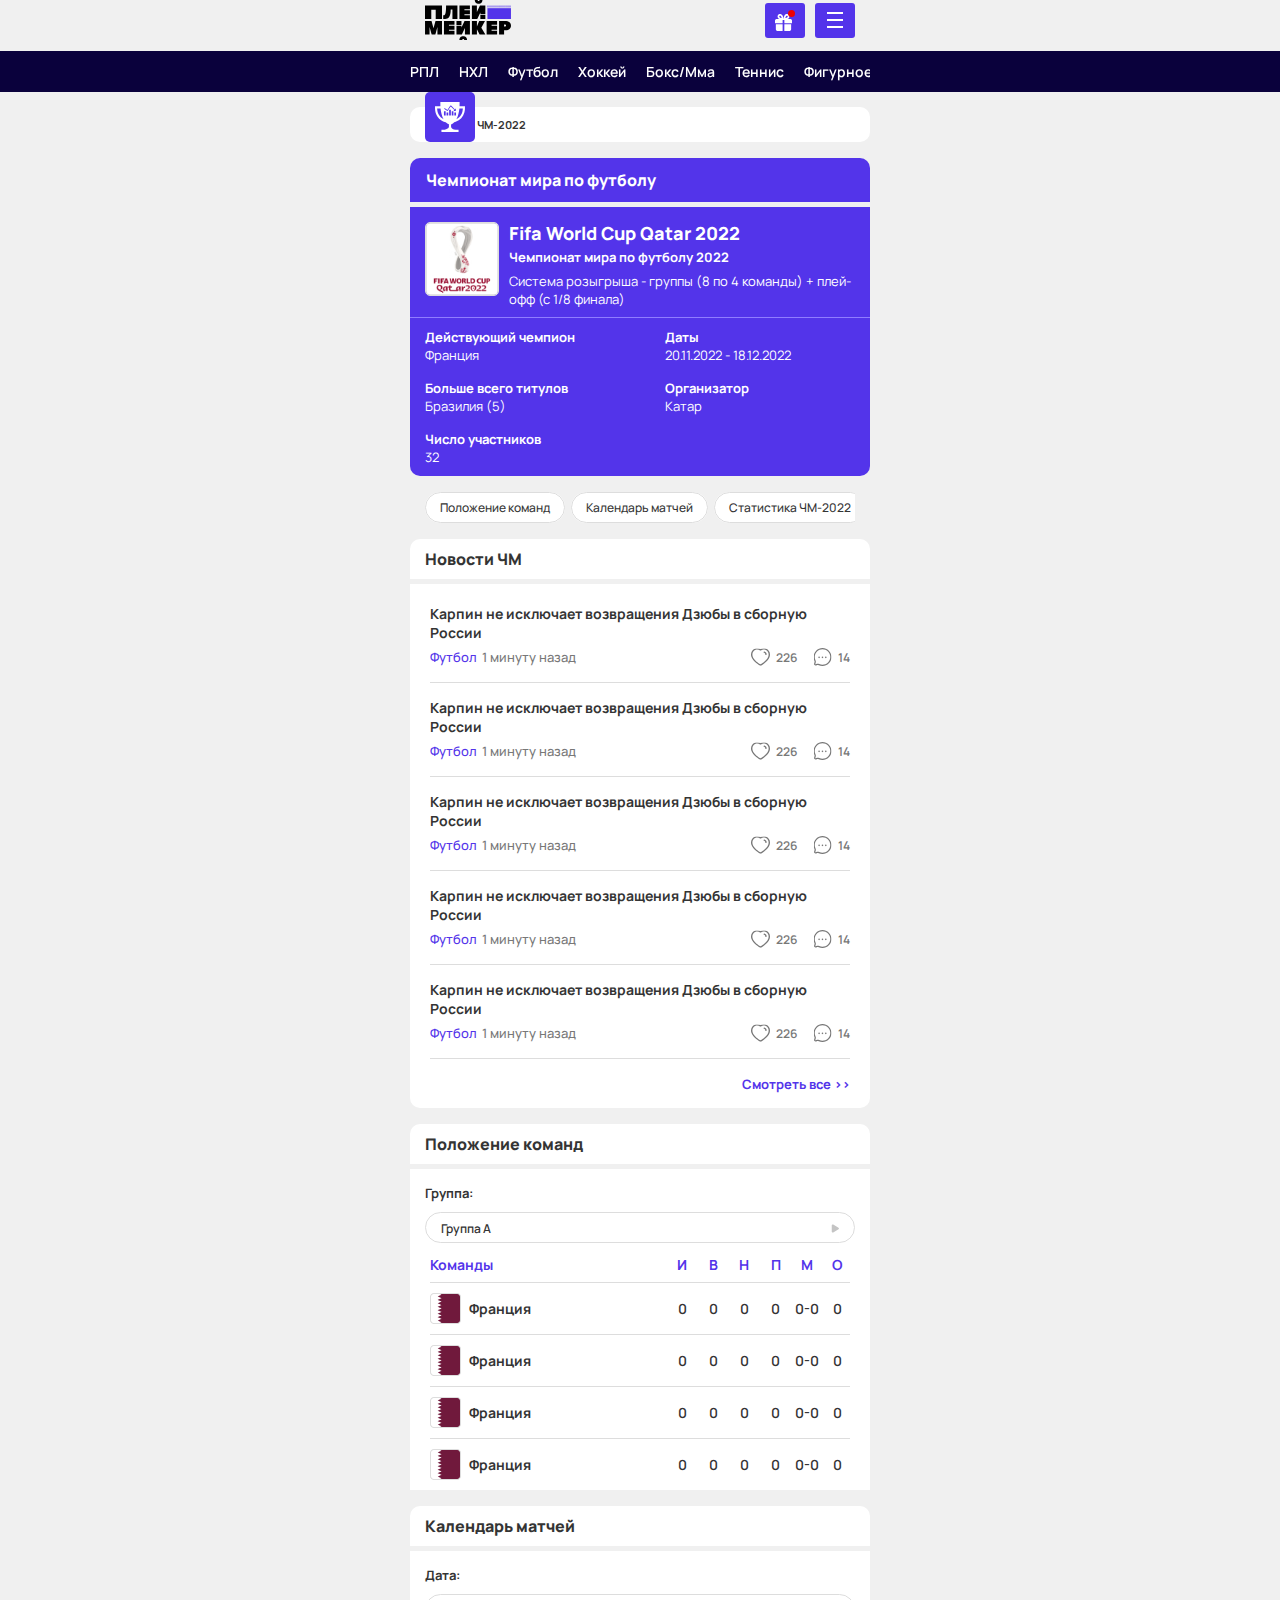
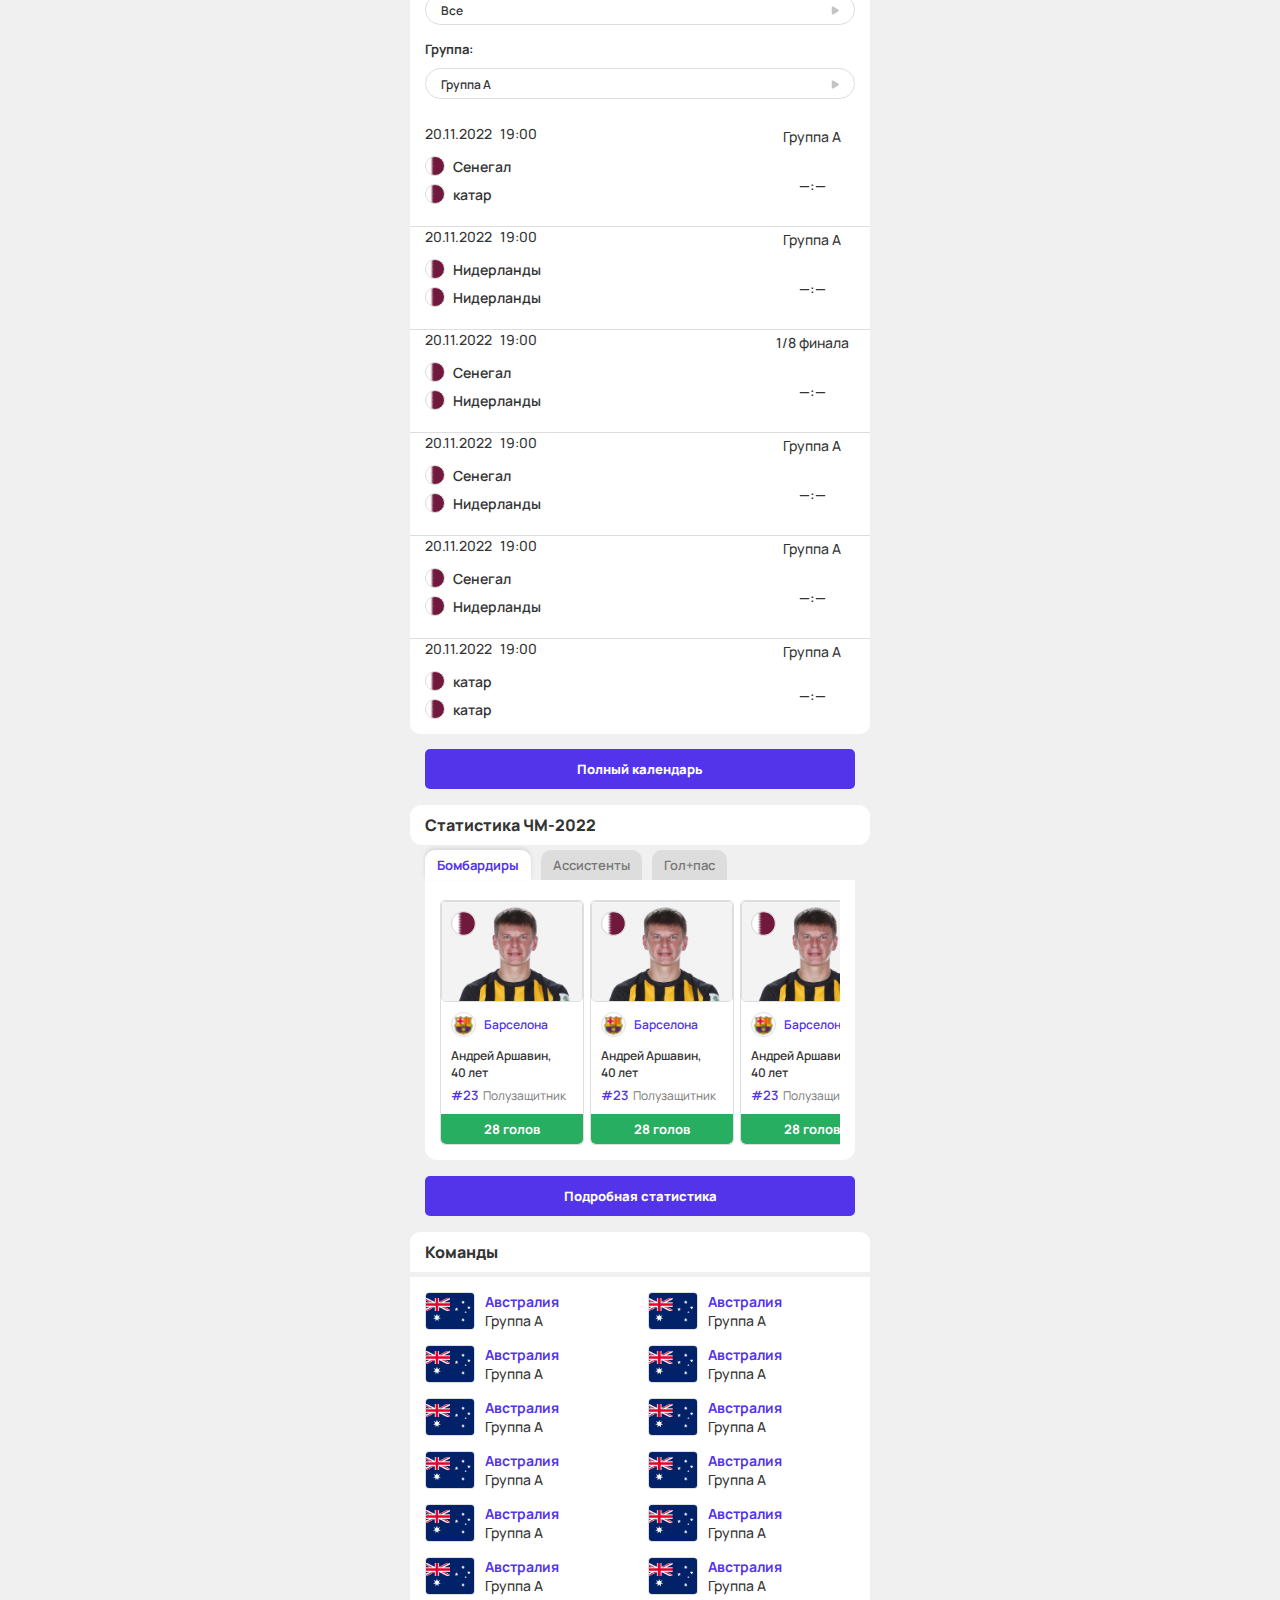
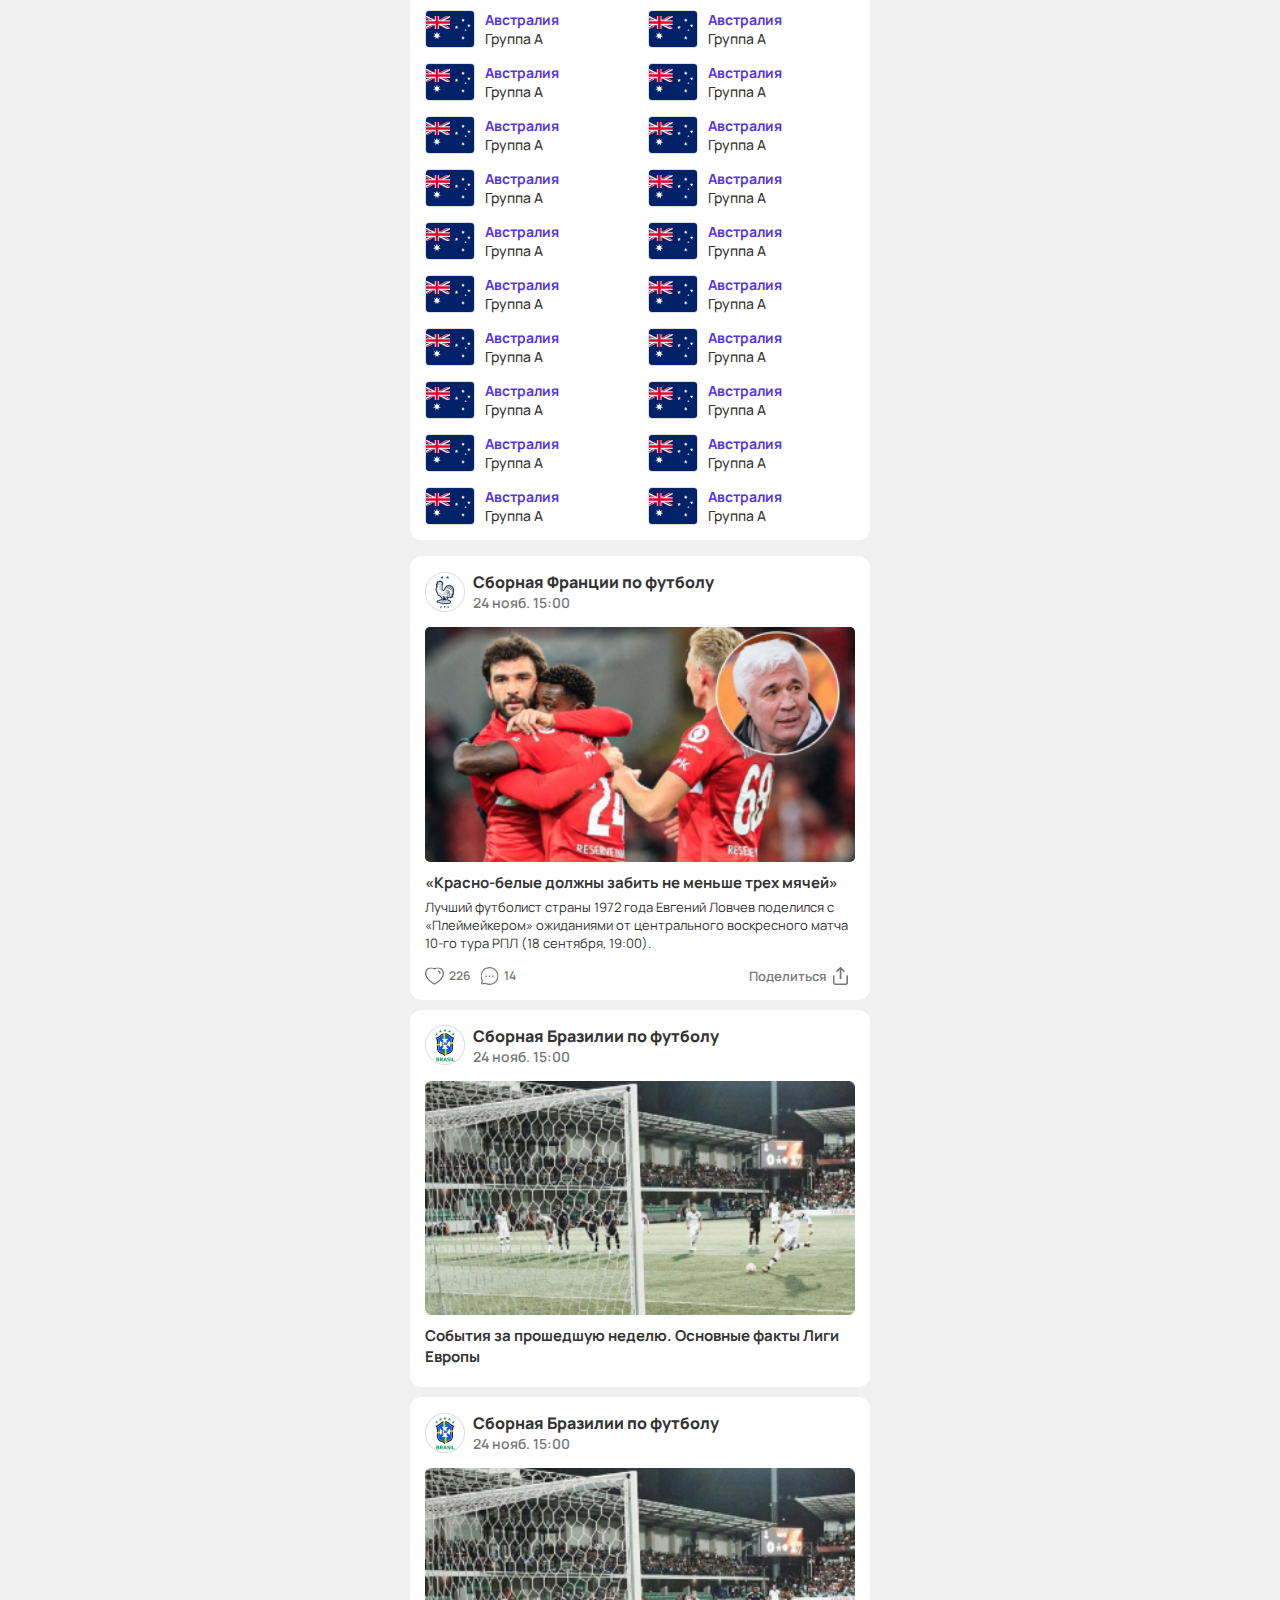
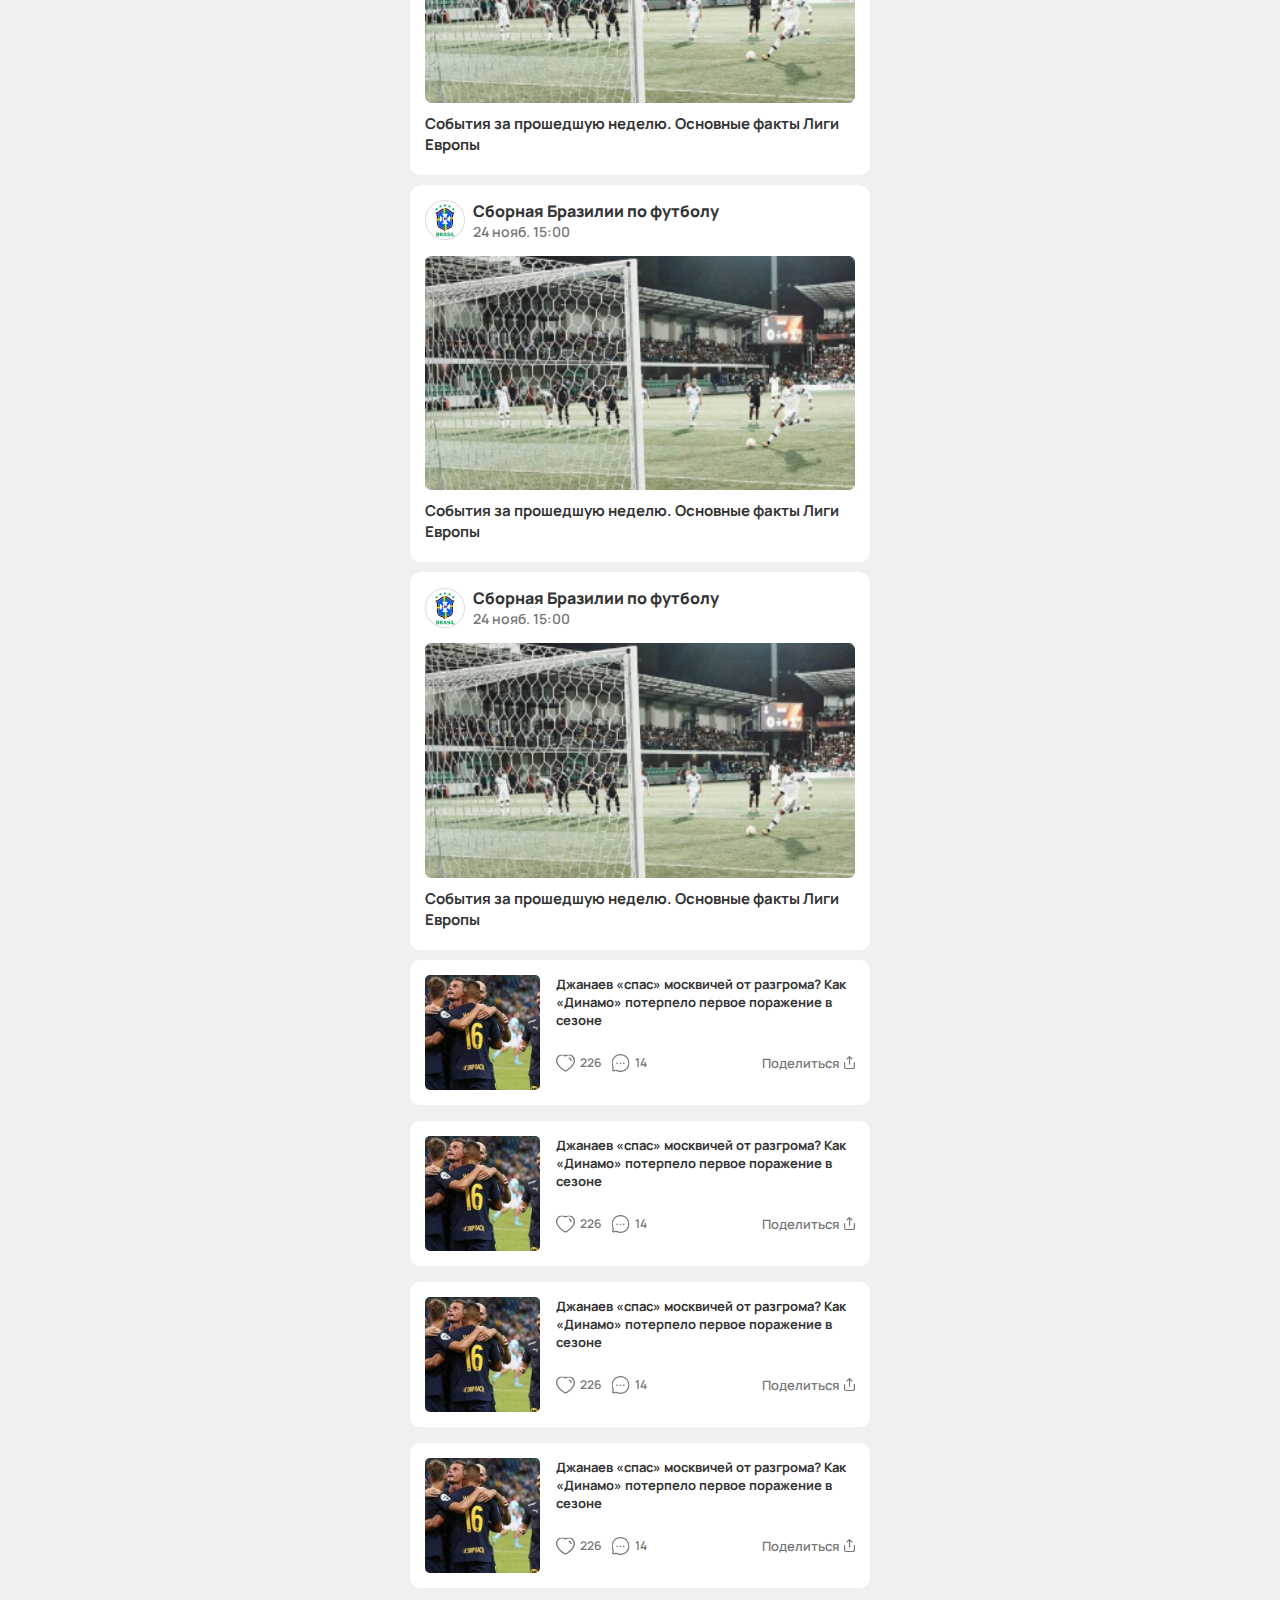
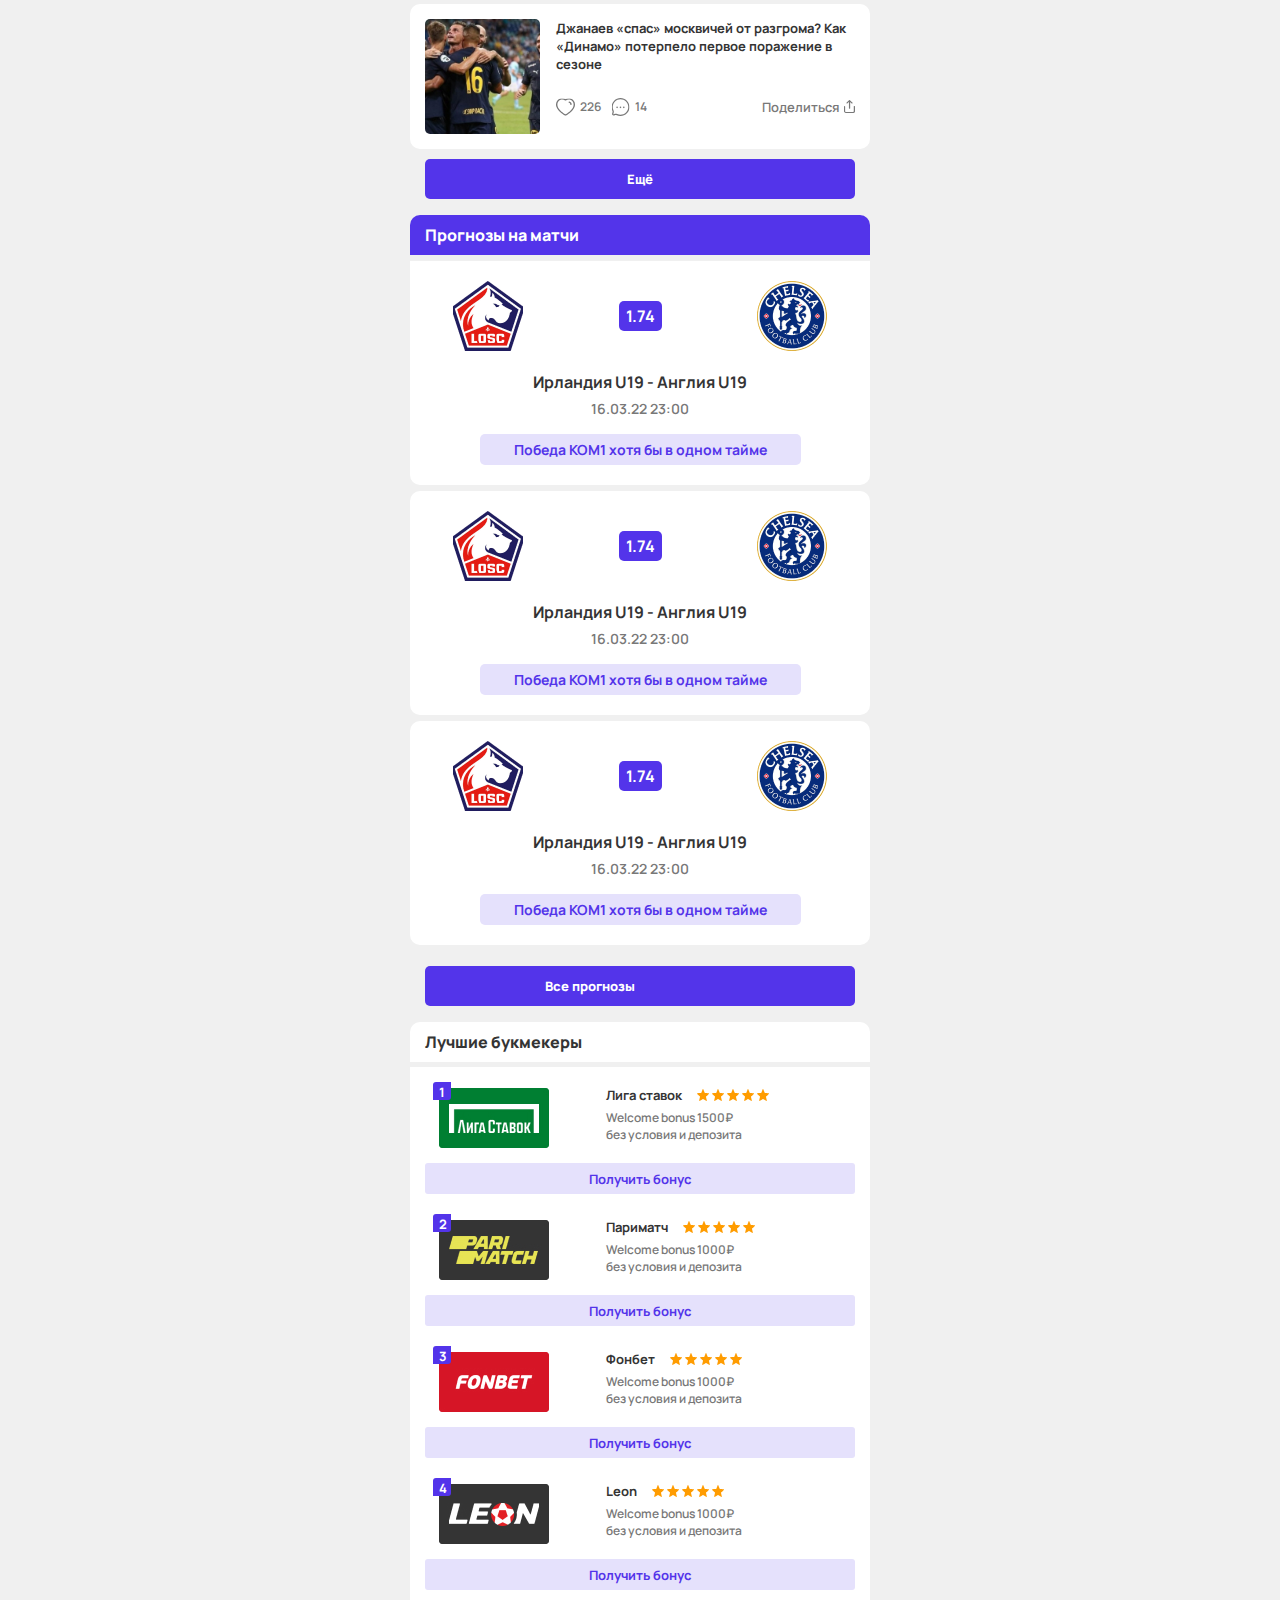
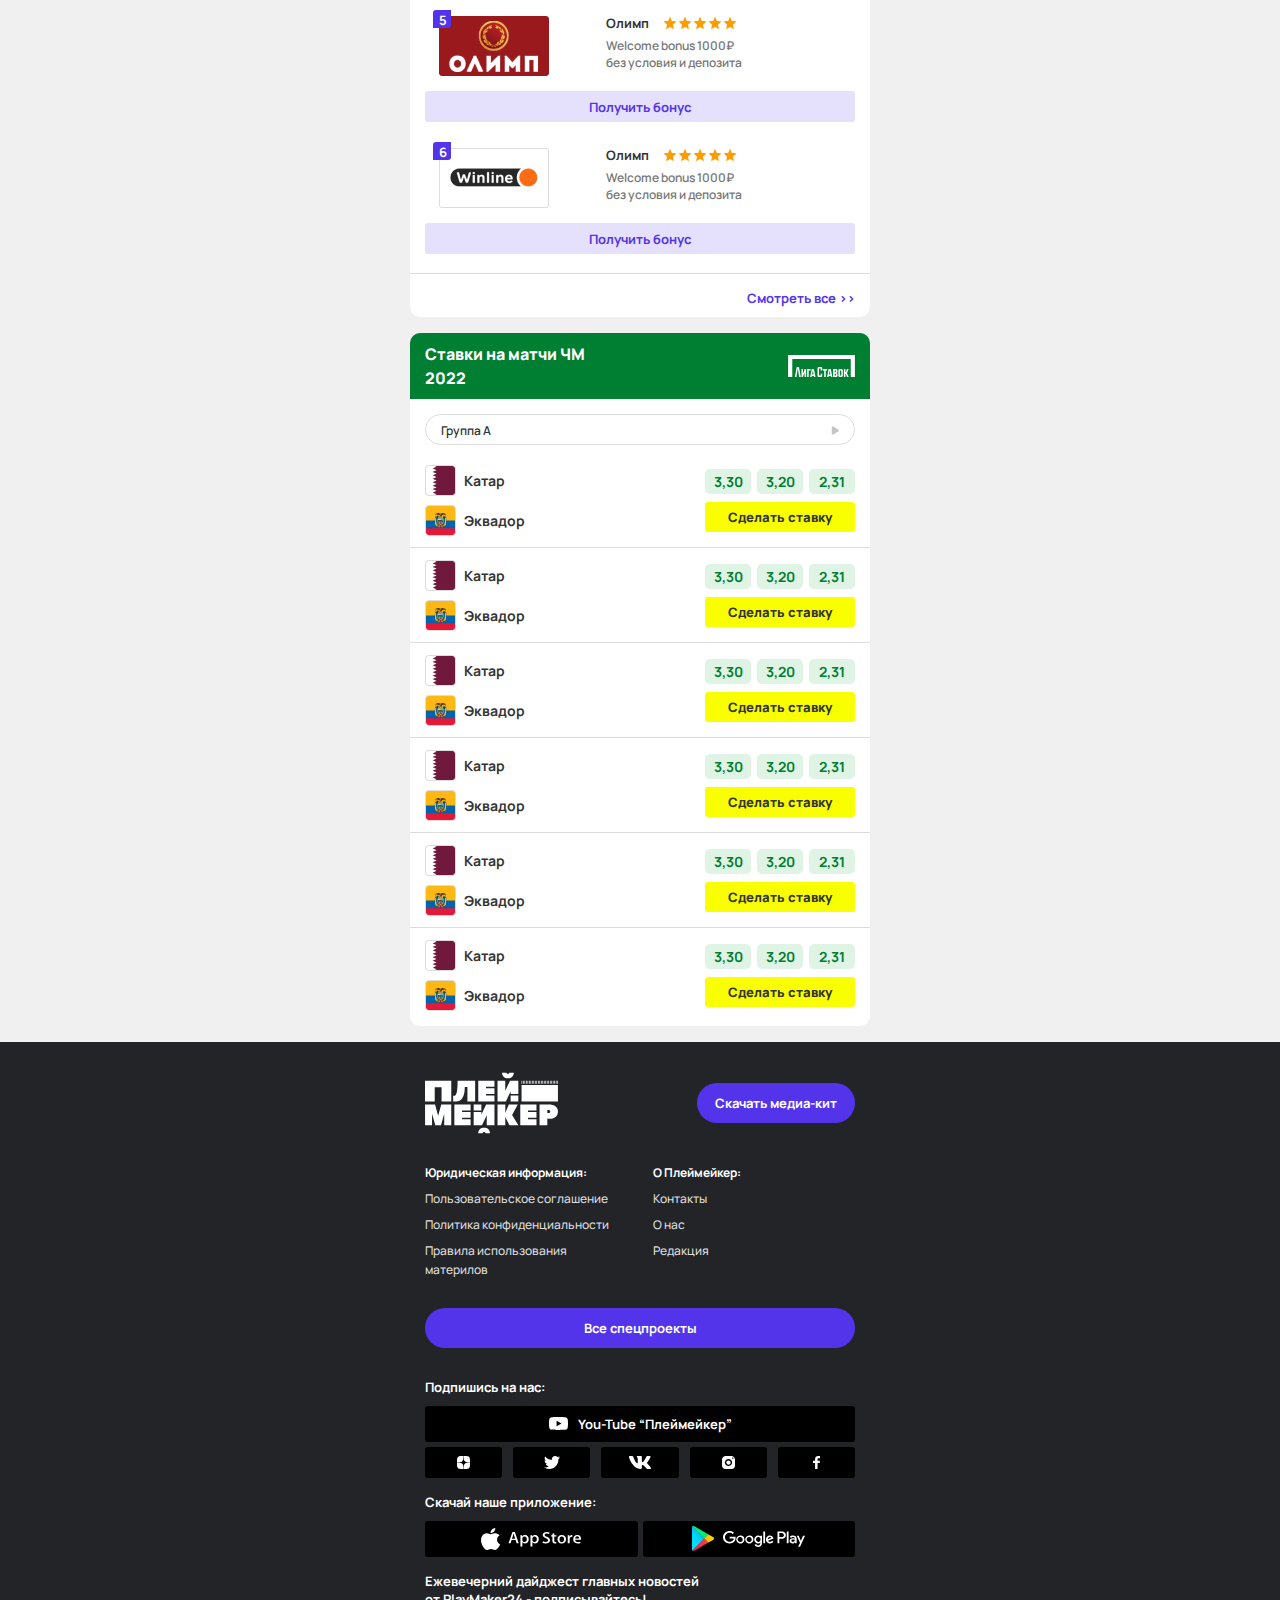
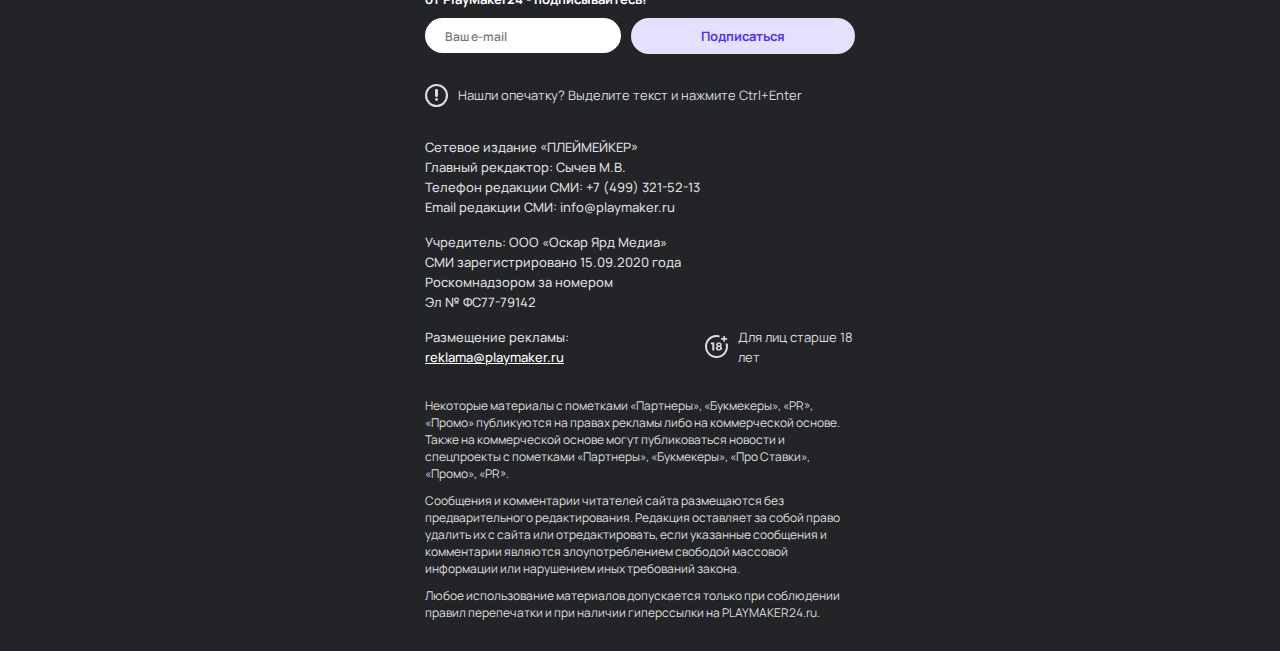
<file: index.html>
<!DOCTYPE html>
<html lang="en">

<head>
   <meta charset="UTF-8">
   <meta name="viewport" content="width=device-width, initial-scale=1.0">
   <title>Document</title>
   <link rel="stylesheet" href="https://cdn.jsdelivr.net/npm/swiper@9/swiper-bundle.min.css" />

   <link href="https://fonts.googleapis.com/css2?family=Manrope:wght@400;500;600;700;800&display=swap" rel="stylesheet">

   <link rel="stylesheet" href="css/style.min.css">
</head>

<body>
   <div class="wrapper">
      <header class="header">
         <div class="container">
            <div class="header__top">
               <a class="header__logo logo">
                  <img src="images/logo.svg" alt="">
               </a>

               <nav class="nav">
                  <ul class="header-nav__list">
                     <li class="header-nav__list-item"><a href="#" class="header-nav__link">Новости</a></li>
                     <li class="header-nav__list-item"><a href="#" class="header-nav__link">В центре внимания</a></li>
                     <li class="header-nav__list-item"><a href="#" class="header-nav__link">Эксклюзивы</a></li>
                     <li class="header-nav__list-item"><a href="#" class="header-nav__link">Прогнозы</a></li>
                     <li class="header-nav__list-item"><a href="#" class="header-nav__link">Партнёры</a></li>
                     <li class="header-nav__list-item"><a href="#" class="header-nav__link">Видео</a></li>
                     <li class="header-nav__list-item"><a href="#" class="header-nav__link">Команды</a></li>
                     <li class="header-nav__list-item"><a href="#" class="header-nav__link">Спортсмены</a></li>
                  </ul>
               </nav>
               <a href="#" class="header__link">
                  <img src="images/header-link.svg" alt="">
               </a>

               <div class="header__top-mobile">
                  <a href="" class="present__link">
                     <img src="images/icon-present-blue.svg" alt="">
                  </a>
                  <div class="menu-btn">
                     <span></span>
                     <span></span>
                     <span></span>
                  </div>
               </div>

               <button class="header__search">
                  <img src="images/search-icon.svg" alt="">
               </button>
               <div class="header__login">
                  <button class="header__login-btn">Войти</button>
                  <button class="header__login-grey">Зарегистрироваться</button>
               </div>
            </div>
         </div>
         <div class="header__bottom">
            <div class="container header__bottom-container">
               <div class="header__match">
                  Матч-<br>
                  Центр
               </div>
               <div class="swiper mobile">
                  <div class="swiper-wrapper">
                     <div class="swiper-slide">
                        <a href="" class="header__bottom-link">РПЛ</a>
                     </div>
                     <div class="swiper-slide">
                        <a href="" class="header__bottom-link">НХЛ</a>
                     </div>
                     <div class="swiper-slide">
                        <a href="" class="header__bottom-link">Футбол</a>
                     </div>
                     <div class="swiper-slide">
                        <a href="" class="header__bottom-link">Хоккей</a>
                     </div>
                     <div class="swiper-slide">
                        <a href="" class="header__bottom-link">Бокс/Мма</a>
                     </div>
                     <div class="swiper-slide">
                        <a href="" class="header__bottom-link">Теннис</a>
                     </div>
                     <div class="swiper-slide long">
                        <a href="" class="header__bottom-link">Фигурное катание</a>
                     </div>
                     <div class="swiper-slide long">
                        <a href="" class="header__bottom-link">Лыжи/Биатлон</a>
                     </div>
                     <div class="swiper-slide">
                        <a href="" class="header__bottom-link">Киберспорт</a>
                     </div>
                  </div>
               </div>
               <ul class="header__bottom-list none">
                  <li class="header__bottom-item"><a href="" class="header__bottom-link">РПЛ</a></li>
                  <li class="header__bottom-item"><a href="" class="header__bottom-link">НХЛ</a></li>
                  <li class="header__bottom-item"><a href="" class="header__bottom-link">Футбол</a></li>
                  <li class="header__bottom-item"><a href="" class="header__bottom-link">Хоккей</a></li>
                  <li class="header__bottom-item"><a href="" class="header__bottom-link">Бокс/Мма</a></li>
                  <li class="header__bottom-item"><a href="" class="header__bottom-link">Теннис</a></li>
                  <li class="header__bottom-item"><a href="" class="header__bottom-link">Фигурное катание</a></li>
                  <li class="header__bottom-item"><a href="" class="header__bottom-link">Лыжи/Биатлон</a></li>
                  <li class="header__bottom-item"><a href="" class="header__bottom-link">Киберспорт</a></li>
               </ul>
               <a href="" class="header__present">
                  <img src="images/present-icon.svg" alt="">
               </a>
               <ul class="header__social-list">
                  <li class="header__social-item"><a href="" class="header__social-link">
                        <img src="images/youtube.svg" alt="">
                     </a></li>
                  <li class="header__social-item"><a href="" class="header__social-link">
                        <img src="images/twitter.svg" alt="">
                     </a></li>
                  <li class="header__social-item"><a href="" class="header__social-link">
                        <img src="images/vk.svg" alt="">
                     </a></li>
                  <li class="header__social-item"><a href="" class="header__social-link">
                        <img src="images/inst.svg" alt="">
                     </a></li>
                  <li class="header__social-item"><a href="" class="header__social-link">
                        <img src="images/fb.svg" alt="" srcset="">
                     </a></li>
                  <li class="header__social-item"><a href="" class="header__social-link">
                        <img src="images/dzen.svg" alt="">
                     </a></li>
               </ul>
            </div>
         </div>
      </header>
      <main class="main page">
         <div class="first" style="background-image: url(images/content/main-bg.jpg);"></div>
         <div class="top">
            <div class="container">
               <div class="top__content">
                  <h4 class="top__heading"><span>Главная / </span> ЧМ-2022</h4>
                  <div class="top__content-inner teams-list new-bottom-block">
                     <div class="top__content-left">
                        <h6 class="top__left-title"><span class="none">Прогнозы</span> <span class="mobile">Прогнозы на
                              матчи</span></h6>

                        <div class="top__left-blocks">
                           <div class="top__left-block">
                              <div class="top__left-vs">
                                 <div class="top__left-logo-1">
                                    <img src="images/team-1.png" alt="">
                                 </div>
                                 <div class="top__left-count">1.74</div>
                                 <div class="top__left-logo-2">
                                    <img src="images/team-2.png" alt="">
                                 </div>
                              </div>
                              <div class="top__left-block-title">Ирландия U19 - Англия U19</div>
                              <div class="top__left-block-date">16.03.22 23:00</div>
                              <button class="top__left-block-btn">
                                 Победа КОМ1 хотя бы в одном тайме
                              </button>
                           </div>
                           <div class="top__left-block">
                              <div class="top__left-vs">
                                 <div class="top__left-logo-1">
                                    <img src="images/team-1.png" alt="">
                                 </div>
                                 <div class="top__left-count">1.74</div>
                                 <div class="top__left-logo-2">
                                    <img src="images/team-2.png" alt="">
                                 </div>
                              </div>
                              <div class="top__left-block-title">Ирландия U19 - Англия U19</div>
                              <div class="top__left-block-date">16.03.22 23:00</div>
                              <button class="top__left-block-btn">
                                 Победа КОМ1 хотя бы в одном тайме
                              </button>
                           </div>
                           <div class="top__left-block">
                              <div class="top__left-vs">
                                 <div class="top__left-logo-1">
                                    <img src="images/team-1.png" alt="">
                                 </div>
                                 <div class="top__left-count">1.74</div>
                                 <div class="top__left-logo-2">
                                    <img src="images/team-2.png" alt="">
                                 </div>
                              </div>
                              <div class="top__left-block-title">Ирландия U19 - Англия U19</div>
                              <div class="top__left-block-date">16.03.22 23:00</div>
                              <button class="top__left-block-btn">
                                 Победа КОМ1 хотя бы в одном тайме
                              </button>
                           </div>
                        </div>
                        <a href="" class="top__left-btn mob-btn">
                           Все прогнозы
                        </a>
                        <div class="top__left-block top__left-block-2">
                           <img class="top__left-block-img" src="images/rest.jpg" alt="">
                        </div>
                        <div class="top__news">
                           <h4 class="top__news-heading">Новости ЧМ</h4>
                           <div class="top__news-block">
                              <article href="" class="top__news-item">
                                 <h6 class="top__news-item-title">Карпин не исключает возвращения Дзюбы в сборную России
                                 </h6>
                                 <div class="top__news-bottom">
                                    <a class="top__news-category">Футбол</a>
                                    <div class="top__news-time">1 минуту назад</div>
                                    <div class="top__news-like">
                                       <button class="top__news-like-btn">
                                          <img src="images/like.svg" alt="">
                                       </button>
                                       <div class="top__new-like-count">226</div>
                                    </div>
                                    <div class="top__news-comment">
                                       <button class="top__news-comment-btn">
                                          <img src="images/chat.svg" alt="">
                                       </button>
                                       <div class="top__news-comment-count">14</div>
                                    </div>
                                 </div>

                              </article>
                              <article href="" class="top__news-item">
                                 <h6 class="top__news-item-title">Карпин не исключает возвращения Дзюбы в сборную России
                                 </h6>
                                 <div class="top__news-bottom">
                                    <a class="top__news-category">Футбол</a>
                                    <div class="top__news-time">1 минуту назад</div>
                                    <div class="top__news-like">
                                       <button class="top__news-like-btn">
                                          <img src="images/like.svg" alt="">
                                       </button>
                                       <div class="top__new-like-count">226</div>
                                    </div>
                                    <div class="top__news-comment">
                                       <button class="top__news-comment-btn">
                                          <img src="images/chat.svg" alt="">
                                       </button>
                                       <div class="top__news-comment-count">14</div>
                                    </div>
                                 </div>

                              </article>
                              <article href="" class="top__news-item">
                                 <h6 class="top__news-item-title">Карпин не исключает возвращения Дзюбы в сборную России
                                 </h6>
                                 <div class="top__news-bottom">
                                    <a class="top__news-category">Футбол</a>
                                    <div class="top__news-time">1 минуту назад</div>
                                    <div class="top__news-like">
                                       <button class="top__news-like-btn">
                                          <img src="images/like.svg" alt="">
                                       </button>
                                       <div class="top__new-like-count">226</div>
                                    </div>
                                    <div class="top__news-comment">
                                       <button class="top__news-comment-btn">
                                          <img src="images/chat.svg" alt="">
                                       </button>
                                       <div class="top__news-comment-count">14</div>
                                    </div>
                                 </div>

                              </article>
                              <article href="" class="top__news-item">
                                 <h6 class="top__news-item-title">Карпин не исключает возвращения Дзюбы в сборную России
                                 </h6>
                                 <div class="top__news-bottom">
                                    <a class="top__news-category">Футбол</a>
                                    <div class="top__news-time">1 минуту назад</div>
                                    <div class="top__news-like">
                                       <button class="top__news-like-btn">
                                          <img src="images/like.svg" alt="">
                                       </button>
                                       <div class="top__new-like-count">226</div>
                                    </div>
                                    <div class="top__news-comment">
                                       <button class="top__news-comment-btn">
                                          <img src="images/chat.svg" alt="">
                                       </button>
                                       <div class="top__news-comment-count">14</div>
                                    </div>
                                 </div>

                              </article>
                              <article href="" class="top__news-item">
                                 <h6 class="top__news-item-title">Карпин не исключает возвращения Дзюбы в сборную России
                                 </h6>
                                 <div class="top__news-bottom">
                                    <a class="top__news-category">Футбол</a>
                                    <div class="top__news-time">1 минуту назад</div>
                                    <div class="top__news-like">
                                       <button class="top__news-like-btn">
                                          <img src="images/like.svg" alt="">
                                       </button>
                                       <div class="top__new-like-count">226</div>
                                    </div>
                                    <div class="top__news-comment">
                                       <button class="top__news-comment-btn">
                                          <img src="images/chat.svg" alt="">
                                       </button>
                                       <div class="top__news-comment-count">14</div>
                                    </div>
                                 </div>

                              </article>
                              <article href="" class="top__news-item">
                                 <h6 class="top__news-item-title">Карпин не исключает возвращения Дзюбы в сборную России
                                 </h6>
                                 <div class="top__news-bottom">
                                    <a class="top__news-category">Футбол</a>
                                    <div class="top__news-time">1 минуту назад</div>
                                    <div class="top__news-like">
                                       <button class="top__news-like-btn">
                                          <img src="images/like.svg" alt="">
                                       </button>
                                       <div class="top__new-like-count">226</div>
                                    </div>
                                    <div class="top__news-comment">
                                       <button class="top__news-comment-btn">
                                          <img src="images/chat.svg" alt="">
                                       </button>
                                       <div class="top__news-comment-count">14</div>
                                    </div>
                                 </div>

                              </article>
                              <article href="" class="top__news-item">
                                 <h6 class="top__news-item-title">Карпин не исключает возвращения Дзюбы в сборную России
                                 </h6>
                                 <div class="top__news-bottom">
                                    <a class="top__news-category">Футбол</a>
                                    <div class="top__news-time">1 минуту назад</div>
                                    <div class="top__news-like">
                                       <button class="top__news-like-btn">
                                          <img src="images/like.svg" alt="">
                                       </button>
                                       <div class="top__new-like-count">226</div>
                                    </div>
                                    <div class="top__news-comment">
                                       <button class="top__news-comment-btn">
                                          <img src="images/chat.svg" alt="">
                                       </button>
                                       <div class="top__news-comment-count">14</div>
                                    </div>
                                 </div>

                              </article>
                              <article href="" class="top__news-item">
                                 <h6 class="top__news-item-title">Карпин не исключает возвращения Дзюбы в сборную России
                                 </h6>
                                 <div class="top__news-bottom">
                                    <a class="top__news-category">Футбол</a>
                                    <div class="top__news-time">1 минуту назад</div>
                                    <div class="top__news-like">
                                       <button class="top__news-like-btn">
                                          <img src="images/like.svg" alt="">
                                       </button>
                                       <div class="top__new-like-count">226</div>
                                    </div>
                                    <div class="top__news-comment">
                                       <button class="top__news-comment-btn">
                                          <img src="images/chat.svg" alt="">
                                       </button>
                                       <div class="top__news-comment-count">14</div>
                                    </div>
                                 </div>

                              </article>
                              <article href="" class="top__news-item">
                                 <h6 class="top__news-item-title">Карпин не исключает возвращения Дзюбы в сборную России
                                 </h6>
                                 <div class="top__news-bottom">
                                    <a class="top__news-category">Футбол</a>
                                    <div class="top__news-time">1 минуту назад</div>
                                    <div class="top__news-like">
                                       <button class="top__news-like-btn">
                                          <img src="images/like.svg" alt="">
                                       </button>
                                       <div class="top__new-like-count">226</div>
                                    </div>
                                    <div class="top__news-comment">
                                       <button class="top__news-comment-btn">
                                          <img src="images/chat.svg" alt="">
                                       </button>
                                       <div class="top__news-comment-count">14</div>
                                    </div>
                                 </div>

                              </article>
                              <article href="" class="top__news-item">
                                 <h6 class="top__news-item-title">Карпин не исключает возвращения Дзюбы в сборную России
                                 </h6>
                                 <div class="top__news-bottom">
                                    <a class="top__news-category">Футбол</a>
                                    <div class="top__news-time">1 минуту назад</div>
                                    <div class="top__news-like">
                                       <button class="top__news-like-btn">
                                          <img src="images/like.svg" alt="">
                                       </button>
                                       <div class="top__new-like-count">226</div>
                                    </div>
                                    <div class="top__news-comment">
                                       <button class="top__news-comment-btn">
                                          <img src="images/chat.svg" alt="">
                                       </button>
                                       <div class="top__news-comment-count">14</div>
                                    </div>
                                 </div>

                              </article>
                              <article href="" class="top__news-item">
                                 <h6 class="top__news-item-title">Карпин не исключает возвращения Дзюбы в сборную России
                                 </h6>
                                 <div class="top__news-bottom">
                                    <a class="top__news-category">Футбол</a>
                                    <div class="top__news-time">1 минуту назад</div>
                                    <div class="top__news-like">
                                       <button class="top__news-like-btn">
                                          <img src="images/like.svg" alt="">
                                       </button>
                                       <div class="top__new-like-count">226</div>
                                    </div>
                                    <div class="top__news-comment">
                                       <button class="top__news-comment-btn">
                                          <img src="images/chat.svg" alt="">
                                       </button>
                                       <div class="top__news-comment-count">14</div>
                                    </div>
                                 </div>

                              </article>
                              <article href="" class="top__news-item">
                                 <h6 class="top__news-item-title">Карпин не исключает возвращения Дзюбы в сборную России
                                 </h6>
                                 <div class="top__news-bottom">
                                    <a class="top__news-category">Футбол</a>
                                    <div class="top__news-time">1 минуту назад</div>
                                    <div class="top__news-like">
                                       <button class="top__news-like-btn">
                                          <img src="images/like.svg" alt="">
                                       </button>
                                       <div class="top__new-like-count">226</div>
                                    </div>
                                    <div class="top__news-comment">
                                       <button class="top__news-comment-btn">
                                          <img src="images/chat.svg" alt="">
                                       </button>
                                       <div class="top__news-comment-count">14</div>
                                    </div>
                                 </div>

                              </article>
                              <article href="" class="top__news-item">
                                 <h6 class="top__news-item-title">Карпин не исключает возвращения Дзюбы в сборную России
                                 </h6>
                                 <div class="top__news-bottom">
                                    <a class="top__news-category">Футбол</a>
                                    <div class="top__news-time">1 минуту назад</div>
                                    <div class="top__news-like">
                                       <button class="top__news-like-btn">
                                          <img src="images/like.svg" alt="">
                                       </button>
                                       <div class="top__new-like-count">226</div>
                                    </div>
                                    <div class="top__news-comment">
                                       <button class="top__news-comment-btn">
                                          <img src="images/chat.svg" alt="">
                                       </button>
                                       <div class="top__news-comment-count">14</div>
                                    </div>
                                 </div>

                              </article>
                              <article href="" class="top__news-item">
                                 <h6 class="top__news-item-title">Карпин не исключает возвращения Дзюбы в сборную России
                                 </h6>
                                 <div class="top__news-bottom">
                                    <a class="top__news-category">Футбол</a>
                                    <div class="top__news-time">1 минуту назад</div>
                                    <div class="top__news-like">
                                       <button class="top__news-like-btn">
                                          <img src="images/like.svg" alt="">
                                       </button>
                                       <div class="top__new-like-count">226</div>
                                    </div>
                                    <div class="top__news-comment">
                                       <button class="top__news-comment-btn">
                                          <img src="images/chat.svg" alt="">
                                       </button>
                                       <div class="top__news-comment-count">14</div>
                                    </div>
                                 </div>

                              </article>
                              <article href="" class="top__news-item">
                                 <h6 class="top__news-item-title">Карпин не исключает возвращения Дзюбы в сборную России
                                 </h6>
                                 <div class="top__news-bottom">
                                    <a class="top__news-category">Футбол</a>
                                    <div class="top__news-time">1 минуту назад</div>
                                    <div class="top__news-like">
                                       <button class="top__news-like-btn">
                                          <img src="images/like.svg" alt="">
                                       </button>
                                       <div class="top__new-like-count">226</div>
                                    </div>
                                    <div class="top__news-comment">
                                       <button class="top__news-comment-btn">
                                          <img src="images/chat.svg" alt="">
                                       </button>
                                       <div class="top__news-comment-count">14</div>
                                    </div>
                                 </div>

                              </article>
                              <article href="" class="top__news-item">
                                 <h6 class="top__news-item-title">Карпин не исключает возвращения Дзюбы в сборную России
                                 </h6>
                                 <div class="top__news-bottom">
                                    <a class="top__news-category">Футбол</a>
                                    <div class="top__news-time">1 минуту назад</div>
                                    <div class="top__news-like">
                                       <button class="top__news-like-btn">
                                          <img src="images/like.svg" alt="">
                                       </button>
                                       <div class="top__new-like-count">226</div>
                                    </div>
                                    <div class="top__news-comment">
                                       <button class="top__news-comment-btn">
                                          <img src="images/chat.svg" alt="">
                                       </button>
                                       <div class="top__news-comment-count">14</div>
                                    </div>
                                 </div>

                              </article>
                              <a href="" class="top__news-link">Смотреть все >></a>
                           </div>
                        </div>
                        <div class="top__left-block top__left-block-2">
                           <img class="top__left-block-img-2" src="images/rest-2.jpg" alt="">
                        </div>
                        <div class="top__bookmaker">
                           <h6 class="top__news-heading">Лучшие букмекеры</h6>
                           <div class="top__bookmaker-block">
                              <div class="top__bookmaker-item">
                                 <div class="top__bookmaker-item-img">
                                    <span>1</span>
                                    <img src="images/legue.jpg" alt="">
                                 </div>
                                 <div class="top__bookmaker-info">
                                    <div class="top__bookmaker-info-top">
                                       <div class="top__bookmaker-name">Лига ставок</div>
                                       <div class="top__bookmaker-stars">
                                          <img src="images/star.svg" alt="">
                                          <img src="images/star.svg" alt="">
                                          <img src="images/star.svg" alt="">
                                          <img src="images/star.svg" alt="">
                                          <img src="images/star.svg" alt="">
                                       </div>
                                    </div>
                                    <p class="top__boormarker-text">
                                       Welcome bonus 1500₽ без условия и депозита
                                    </p>
                                 </div>
                                 <a href="" class="top__bookmaker-btn">
                                    Получить бонус
                                 </a>
                              </div>
                              <div class="top__bookmaker-item">
                                 <div class="top__bookmaker-item-img">
                                    <span>2</span>
                                    <img src="images/parimatch.jpg" alt="">
                                 </div>
                                 <div class="top__bookmaker-info">
                                    <div class="top__bookmaker-info-top">
                                       <div class="top__bookmaker-name">Париматч</div>
                                       <div class="top__bookmaker-stars">
                                          <img src="images/star.svg" alt="">
                                          <img src="images/star.svg" alt="">
                                          <img src="images/star.svg" alt="">
                                          <img src="images/star.svg" alt="">
                                          <img src="images/star.svg" alt="">
                                       </div>
                                    </div>
                                    <p class="top__boormarker-text">
                                       Welcome bonus 1000₽ без условия и депозита
                                    </p>
                                 </div>
                                 <a href="" class="top__bookmaker-btn">
                                    Получить бонус
                                 </a>
                              </div>
                              <div class="top__bookmaker-item">
                                 <div class="top__bookmaker-item-img">
                                    <span>3</span>
                                    <img src="images/fonbet.jpg" alt="">
                                 </div>
                                 <div class="top__bookmaker-info">
                                    <div class="top__bookmaker-info-top">
                                       <div class="top__bookmaker-name">Фонбет</div>
                                       <div class="top__bookmaker-stars">
                                          <img src="images/star.svg" alt="">
                                          <img src="images/star.svg" alt="">
                                          <img src="images/star.svg" alt="">
                                          <img src="images/star.svg" alt="">
                                          <img src="images/star.svg" alt="">
                                       </div>
                                    </div>
                                    <p class="top__boormarker-text">
                                       Welcome bonus 1000₽<br>без условия и депозита
                                    </p>
                                 </div>
                                 <a href="" class="top__bookmaker-btn">
                                    Получить бонус
                                 </a>
                              </div>
                              <div class="top__bookmaker-item">
                                 <div class="top__bookmaker-item-img">
                                    <span>4</span>
                                    <img src="images/leon.jpg" alt="">
                                 </div>
                                 <div class="top__bookmaker-info">
                                    <div class="top__bookmaker-info-top">
                                       <div class="top__bookmaker-name">Leon</div>
                                       <div class="top__bookmaker-stars">
                                          <img src="images/star.svg" alt="">
                                          <img src="images/star.svg" alt="">
                                          <img src="images/star.svg" alt="">
                                          <img src="images/star.svg" alt="">
                                          <img src="images/star.svg" alt="">
                                       </div>
                                    </div>
                                    <p class="top__boormarker-text">
                                       Welcome bonus 1000₽ без условия и депозита
                                    </p>
                                 </div>
                                 <a href="" class="top__bookmaker-btn">
                                    Получить бонус
                                 </a>
                              </div>
                              <div class="top__bookmaker-item">
                                 <div class="top__bookmaker-item-img">
                                    <span>5</span>
                                    <img src="images/olimp.jpg" alt="">
                                 </div>
                                 <div class="top__bookmaker-info">
                                    <div class="top__bookmaker-info-top">
                                       <div class="top__bookmaker-name">Олимп</div>
                                       <div class="top__bookmaker-stars">
                                          <img src="images/star.svg" alt="">
                                          <img src="images/star.svg" alt="">
                                          <img src="images/star.svg" alt="">
                                          <img src="images/star.svg" alt="">
                                          <img src="images/star.svg" alt="">
                                       </div>
                                    </div>
                                    <p class="top__boormarker-text">
                                       Welcome bonus 1000₽ без условия и депозита
                                    </p>
                                 </div>
                                 <a href="" class="top__bookmaker-btn">
                                    Получить бонус
                                 </a>
                              </div>
                              <div class="top__bookmaker-item top__bookmaker-item-last">
                                 <div class="top__bookmaker-item-img">
                                    <span>6</span>
                                    <img src="images/win.jpg" alt="">
                                 </div>
                                 <div class="top__bookmaker-info">
                                    <div class="top__bookmaker-info-top">
                                       <div class="top__bookmaker-name">Олимп</div>
                                       <div class="top__bookmaker-stars">
                                          <img src="images/star.svg" alt="">
                                          <img src="images/star.svg" alt="">
                                          <img src="images/star.svg" alt="">
                                          <img src="images/star.svg" alt="">
                                          <img src="images/star.svg" alt="">
                                       </div>
                                    </div>
                                    <p class="top__boormarker-text">
                                       Welcome bonus 1000₽ без условия и депозита
                                    </p>
                                 </div>
                                 <a href="" class="top__bookmaker-btn">
                                    Получить бонус
                                 </a>
                              </div>
                              <a href="" class="top__news-link">Смотреть все >></a>
                           </div>
                        </div>
                     </div>
                     <div class="championship">
                        <h4 class="championship-title dest">Чемпионат мира по футболу</h4>
                        <div class="championship__block">
                           <div class="championship__block-top">
                              <div class="championship__block-img">
                                 <img src="images/world-cut.jpg" alt="">
                              </div>
                              <div class="championship__block-info">
                                 <h6 class="championship__block-title">
                                    Fifa World Cup Qatar 2022
                                 </h6>
                                 <p class="championship__block-subtitle">
                                    Чемпионат мира по футболу 2022</з>
                                 <div class="championship__block-text">
                                    Система розыгрыша - группы (8 по 4 команды) + плей-офф (с 1/8 финала)
                                 </div>
                              </div>
                           </div>
                           <div class="championship__achievements">
                              <div class="championship__achievements-top">
                                 <div class="championship__achievements-heading">
                                    Действующий чемпион
                                 </div>
                                 <div class="championship__achievements-dest">Франция</div>
                              </div>
                              <div class="championship__achievements-bottom">
                                 <div class="championship__achievements-heading">
                                    Даты
                                 </div>
                                 <div class="championship__achievements-dest">20.11.2022 - 18.12.2022</div>
                              </div>
                           </div>
                           <div class="championship__achievements">
                              <div class="championship__achievements-top">
                                 <div class="championship__achievements-heading">
                                    Больше всего титулов
                                 </div>
                                 <div class="championship__achievements-dest">Бразилия (5)</div>
                              </div>
                              <div class="championship__achievements-bottom">
                                 <div class="championship__achievements-heading">
                                    Организатор
                                 </div>
                                 <div class="championship__achievements-dest">Катар</div>
                              </div>
                           </div>
                           <div class="championship__achievements">
                              <div class="championship__achievements-top">
                                 <div class="championship__achievements-heading">
                                    Число участников
                                 </div>
                                 <div class="championship__achievements-dest">32</div>
                              </div>
                           </div>
                        </div>
                        <div class="swiper mobile championship">
                           <div class="swiper-wrapper">
                              <div class="swiper-slide">
                                 <a href="" class="link-head">Положение команд</a>
                              </div>
                              <div class="swiper-slide">
                                 <a href="" class="link-head">Календарь матчей</a>
                              </div>
                              <div class="swiper-slide">
                                 <a href="" class="link-head">Статистика ЧМ-2022</a>
                              </div>
                              <div class="swiper-slide">
                                 <a href="" class="link-head">Команды</a>
                              </div>
                              <div class="swiper-slide">
                                 <a href="" class="link-head">Прогнозы</a>
                              </div>
                              <div class="swiper-slide">
                                 <a href="" class="link-head">Новости</a>
                              </div>
                           </div>
                        </div>
                        <article class="championship__general none">
                           <div class="championship__general-top">
                              <div class="championship__general-logo">
                                 <img src="images/general-logo.png" alt="">
                              </div>
                              <div class="championship__general-heading">Главное на ЧМ-2022</div>
                              <div class="championship__general-date">24 нояб. 15:00</div>
                           </div>
                           <div class="championship__general-img">
                              <img src="images/general.png" alt="">
                           </div>
                           <a href="" class="championship__general-link">
                              Надо ли ставить на голы в компенсированное время матчей ЧМ-2022? Конечно, да! Пока
                              коэффициенты не упали
                           </a>

                        </article>
                        <a href="" class="championship__watchall none">Смотреть всё</a>
                        <div class="top__news mobile">
                           <h4 class="top__news-heading">Новости ЧМ</h4>
                           <div class="top__news-block">
                              <article href="" class="top__news-item">
                                 <h6 class="top__news-item-title">Карпин не исключает возвращения Дзюбы в сборную России
                                 </h6>
                                 <div class="top__news-bottom">
                                    <a class="top__news-category">Футбол</a>
                                    <div class="top__news-time">1 минуту назад</div>
                                    <div class="top__news-like">
                                       <button class="top__news-like-btn">
                                          <img src="images/like.svg" alt="">
                                       </button>
                                       <div class="top__new-like-count">226</div>
                                    </div>
                                    <div class="top__news-comment">
                                       <button class="top__news-comment-btn">
                                          <img src="images/chat.svg" alt="">
                                       </button>
                                       <div class="top__news-comment-count">14</div>
                                    </div>
                                 </div>

                              </article>
                              <article href="" class="top__news-item">
                                 <h6 class="top__news-item-title">Карпин не исключает возвращения Дзюбы в сборную России
                                 </h6>
                                 <div class="top__news-bottom">
                                    <a class="top__news-category">Футбол</a>
                                    <div class="top__news-time">1 минуту назад</div>
                                    <div class="top__news-like">
                                       <button class="top__news-like-btn">
                                          <img src="images/like.svg" alt="">
                                       </button>
                                       <div class="top__new-like-count">226</div>
                                    </div>
                                    <div class="top__news-comment">
                                       <button class="top__news-comment-btn">
                                          <img src="images/chat.svg" alt="">
                                       </button>
                                       <div class="top__news-comment-count">14</div>
                                    </div>
                                 </div>

                              </article>
                              <article href="" class="top__news-item">
                                 <h6 class="top__news-item-title">Карпин не исключает возвращения Дзюбы в сборную России
                                 </h6>
                                 <div class="top__news-bottom">
                                    <a class="top__news-category">Футбол</a>
                                    <div class="top__news-time">1 минуту назад</div>
                                    <div class="top__news-like">
                                       <button class="top__news-like-btn">
                                          <img src="images/like.svg" alt="">
                                       </button>
                                       <div class="top__new-like-count">226</div>
                                    </div>
                                    <div class="top__news-comment">
                                       <button class="top__news-comment-btn">
                                          <img src="images/chat.svg" alt="">
                                       </button>
                                       <div class="top__news-comment-count">14</div>
                                    </div>
                                 </div>

                              </article>
                              <article href="" class="top__news-item">
                                 <h6 class="top__news-item-title">Карпин не исключает возвращения Дзюбы в сборную России
                                 </h6>
                                 <div class="top__news-bottom">
                                    <a class="top__news-category">Футбол</a>
                                    <div class="top__news-time">1 минуту назад</div>
                                    <div class="top__news-like">
                                       <button class="top__news-like-btn">
                                          <img src="images/like.svg" alt="">
                                       </button>
                                       <div class="top__new-like-count">226</div>
                                    </div>
                                    <div class="top__news-comment">
                                       <button class="top__news-comment-btn">
                                          <img src="images/chat.svg" alt="">
                                       </button>
                                       <div class="top__news-comment-count">14</div>
                                    </div>
                                 </div>

                              </article>
                              <article href="" class="top__news-item">
                                 <h6 class="top__news-item-title">Карпин не исключает возвращения Дзюбы в сборную России
                                 </h6>
                                 <div class="top__news-bottom">
                                    <a class="top__news-category">Футбол</a>
                                    <div class="top__news-time">1 минуту назад</div>
                                    <div class="top__news-like">
                                       <button class="top__news-like-btn">
                                          <img src="images/like.svg" alt="">
                                       </button>
                                       <div class="top__new-like-count">226</div>
                                    </div>
                                    <div class="top__news-comment">
                                       <button class="top__news-comment-btn">
                                          <img src="images/chat.svg" alt="">
                                       </button>
                                       <div class="top__news-comment-count">14</div>
                                    </div>
                                 </div>

                              </article>

                              <a href="" class="top__news-link">Смотреть все >></a>
                           </div>
                        </div>
                        <h4 class="top__news-heading mobile">Положение команд</h4>
                        <div class="condition__group mobile white-block">
                           <div class="championship__calendar-title">Группа:</div>

                           <div class="select">
                              <div class="select__header">
                                 <span class="select__current">Группа А</span>
                                 <div class="select__icon">
                                    <img class="fill" src="images/Polygon.svg" alt="">
                                    <img src="images/Polygon_2.svg" alt="" class="active">
                                 </div>
                              </div>

                              <div class="select__body">
                                 <div class="select__item">Группа А</div>
                                 <div class="select__item">Группа B</div>
                                 <div class="select__item">Группа C</div>
                                 <div class="select__item">Группа D</div>
                                 <div class="select__item">Группа E</div>
                                 <div class="select__item">Группа F</div>
                                 <div class="select__item">Группа G</div>
                                 <div class="select__item">Группа H</div>
                                 <div class="select__item">1/8 финала</div>
                              </div>
                           </div>
                           <div class="condition__group-item">
                              <div class="group-item__inner">
                                 <div class="group__head">
                                    <div class="group__team">Команды</div>
                                    <div class="group__head-items">
                                       <p>И</p>
                                       <p>В</p>
                                       <p>Н</p>
                                       <p>П</p>
                                       <p>М</p>
                                       <p>О</p>
                                    </div>
                                 </div>
                                 <div class="group__team-item">
                                    <img src="images/content/katar.png" alt="">
                                    <p class="group__team-item-name">Франция</p>

                                    <div class="group__score">
                                       <p>0</p>
                                       <p>0</p>
                                       <p>0</p>
                                       <p>0</p>
                                       <p>0-0</p>
                                       <p>0</p>
                                    </div>
                                 </div>
                                 <div class="group__team-item">
                                    <img src="images/content/katar.png" alt="">
                                    <p class="group__team-item-name">Франция</p>

                                    <div class="group__score">
                                       <p>0</p>
                                       <p>0</p>
                                       <p>0</p>
                                       <p>0</p>
                                       <p>0-0</p>
                                       <p>0</p>
                                    </div>
                                 </div>
                                 <div class="group__team-item">
                                    <img src="images/content/katar.png" alt="">
                                    <p class="group__team-item-name">Франция</p>

                                    <div class="group__score">
                                       <p>0</p>
                                       <p>0</p>
                                       <p>0</p>
                                       <p>0</p>
                                       <p>0-0</p>
                                       <p>0</p>
                                    </div>
                                 </div>
                                 <div class="group__team-item">
                                    <img src="images/content/katar.png" alt="">
                                    <p class="group__team-item-name">Франция</p>

                                    <div class="group__score">
                                       <p>0</p>
                                       <p>0</p>
                                       <p>0</p>
                                       <p>0</p>
                                       <p>0-0</p>
                                       <p>0</p>
                                    </div>
                                 </div>
                              </div>
                           </div>
                        </div>

                        <div class="championship__calendar">
                           <div class="championship-heading block-heading">
                              Календарь матчей
                           </div>
                           <div class="championship__calendar-body block">
                              <div class="championship__calendar-top">
                                 <div class="championship__calendar-date">
                                    <div class="championship__calendar-title">Дата:</div>

                                    <div class="select">
                                       <div class="select__header">
                                          <span class="select__current">Все</span>
                                          <div class="select__icon">
                                             <img class="fill" src="images/Polygon.svg" alt="">
                                             <img src="images/Polygon_2.svg" alt="" class="active">
                                          </div>
                                       </div>

                                       <div class="select__body">
                                          <div class="select__item">Все</div>
                                          <div class="select__item">Все</div>
                                          <div class="select__item">Все</div>
                                          <div class="select__item">Все</div>
                                          <div class="select__item">Все</div>
                                       </div>
                                    </div>
                                 </div>

                                 <div class="championship__calendar-date">
                                    <div class="championship__calendar-title">Группа:</div>

                                    <div class="select">
                                       <div class="select__header">
                                          <span class="select__current">Группа А</span>
                                          <div class="select__icon">
                                             <img class="fill" src="images/Polygon.svg" alt="">
                                             <img src="images/Polygon_2.svg" alt="" class="active">
                                          </div>
                                       </div>

                                       <div class="select__body">
                                          <div class="select__item">Группа А</div>
                                          <div class="select__item">Группа B</div>
                                          <div class="select__item">Группа C</div>
                                          <div class="select__item">Группа D</div>
                                          <div class="select__item">Группа E</div>
                                          <div class="select__item">Группа F</div>
                                          <div class="select__item">Группа G</div>
                                          <div class="select__item">Группа H</div>
                                          <div class="select__item">1/8 финала</div>
                                       </div>
                                    </div>
                                 </div>
                              </div>
                              <div class="championship__calendar-bottom ">
                                 <div class="calendar-heading">
                                    <div class="calendar-date">Дата</div>
                                    <div class="calendar-time">Время</div>
                                    <div class="calendar-stadia">Стадия</div>
                                    <div class="calendar-match">Матч</div>
                                    <div class="calendar-score">Счет</div>
                                 </div>
                                 <div class="calendar-block">
                                    <div class="calendar-date">20.11.2022</div>
                                    <div class="calendar-time">19:00</div>
                                    <div class="calendar-stadia">Группа А</div>
                                    <div class="calendar-match">
                                       <div class="calendar-country">
                                          <div class="contry-one">
                                             <img src="images/flags/coutry-bages.svg" alt="">
                                             <span>Сенегал</span>
                                          </div>
                                          <p>—</p>
                                          <div class="contry-two">
                                             <span>катар</span>
                                             <img src="images/flags/coutry-bages.svg" alt="">
                                          </div>
                                       </div>
                                    </div>
                                    <div class="calendar-score">—:—</div>
                                 </div>
                                 <div class="calendar-block">
                                    <div class="calendar-date">20.11.2022</div>
                                    <div class="calendar-time">19:00</div>
                                    <div class="calendar-stadia">Группа А</div>
                                    <div class="calendar-match">
                                       <div class="calendar-country">
                                          <div class="contry-one">
                                             <img src="images/flags/coutry-bages.svg" alt="">
                                             <span>Нидерланды</span>
                                          </div>
                                          <p>—</p>
                                          <div class="contry-two">
                                             <span>Нидерланды</span>
                                             <img src="images/flags/coutry-bages.svg" alt="">
                                          </div>
                                       </div>
                                    </div>
                                    <div class="calendar-score">—:—</div>
                                 </div>
                                 <div class="calendar-block">
                                    <div class="calendar-date">20.11.2022</div>
                                    <div class="calendar-time">19:00</div>
                                    <div class="calendar-stadia">1/8 финала</div>
                                    <div class="calendar-match">
                                       <div class="calendar-country">
                                          <div class="contry-one">
                                             <img src="images/flags/coutry-bages.svg" alt="">
                                             <span>Сенегал</span>
                                          </div>
                                          <p>—</p>
                                          <div class="contry-two">
                                             <span>Нидерланды</span>
                                             <img src="images/flags/coutry-bages.svg" alt="">
                                          </div>
                                       </div>
                                    </div>
                                    <div class="calendar-score">—:—</div>
                                 </div>
                                 <div class="calendar-block">
                                    <div class="calendar-date">20.11.2022</div>
                                    <div class="calendar-time">19:00</div>
                                    <div class="calendar-stadia">Группа А</div>
                                    <div class="calendar-match">
                                       <div class="calendar-country">
                                          <div class="contry-one">
                                             <img src="images/flags/coutry-bages.svg" alt="">
                                             <span>Сенегал</span>
                                          </div>
                                          <p>—</p>
                                          <div class="contry-two">
                                             <span>Нидерланды</span>
                                             <img src="images/flags/coutry-bages.svg" alt="">
                                          </div>
                                       </div>
                                    </div>
                                    <div class="calendar-score">—:—</div>
                                 </div>
                                 <div class="calendar-block">
                                    <div class="calendar-date">20.11.2022</div>
                                    <div class="calendar-time">19:00</div>
                                    <div class="calendar-stadia">Группа А</div>
                                    <div class="calendar-match">
                                       <div class="calendar-country">
                                          <div class="contry-one">
                                             <img src="images/flags/coutry-bages.svg" alt="">
                                             <span>Сенегал</span>
                                          </div>
                                          <p>—</p>
                                          <div class="contry-two">
                                             <span>Нидерланды</span>
                                             <img src="images/flags/coutry-bages.svg" alt="">
                                          </div>
                                       </div>
                                    </div>
                                    <div class="calendar-score">—:—</div>
                                 </div>
                                 <div class="calendar-block">
                                    <div class="calendar-date">20.11.2022</div>
                                    <div class="calendar-time">19:00</div>
                                    <div class="calendar-stadia">Группа А</div>
                                    <div class="calendar-match">
                                       <div class="calendar-country">
                                          <div class="contry-one">
                                             <img src="images/flags/coutry-bages.svg" alt="">
                                             <span>катар</span>
                                          </div>
                                          <p>—</p>
                                          <div class="contry-two">
                                             <span>катар</span>
                                             <img src="images/flags/coutry-bages.svg" alt="">
                                          </div>
                                       </div>
                                    </div>
                                    <div class="calendar-score">—:—</div>
                                 </div>
                              </div>
                           </div>
                           <div class="more blue-block mob-btn">Полный календарь</div>
                        </div>
                        <div class="stats">
                           <h4 class="stats__heading block-heading">Статистика ЧМ-2022</h4>
                           <div class="tabs main">
                              <div class="tabs__buttons">
                                 <button class="tabs__btn active" type="button" data-tab="#tab-1">
                                    Бомбардиры
                                 </button>
                                 <button class="tabs__btn" type="button" data-tab="#tab-2">
                                    Ассистенты
                                 </button>
                                 <button class="tabs__btn" type="button" data-tab="#tab-3">
                                    Гол+пас
                                 </button>
                              </div>
                              <div class="tabs__content block">
                                 <div class="tabs__item active" id="tab-1">
                                    <div class="swiper">
                                       <div class="swiper-wrapper">
                                          <div class="swiper-slide">
                                             <div class="player__cart">
                                                <div class="player__img">
                                                   <img src="images/player.jpg" alt="">
                                                   <span>
                                                      <img src="images/flag.svg" alt="">
                                                   </span>
                                                </div>
                                                <div class="player__info">
                                                   <div class="player__country">
                                                      <img src="images/country.svg" alt="">
                                                      <h6 class="player__country-name">Барселона</h6>
                                                   </div>
                                                   <h6 class="player__name">Андрей Аршавин,
                                                      40 лет
                                                   </h6>
                                                   <div class="player__rating">
                                                      <div class="player__rating-number">#23</div>
                                                      <div class="player__position">Полузащитник</div>
                                                   </div>
                                                   <div class="player__goals">28 голов</div>
                                                </div>
                                             </div>
                                          </div>
                                          <div class="swiper-slide">
                                             <div class="player__cart">
                                                <div class="player__img">
                                                   <img src="images/player.jpg" alt="">
                                                   <span>
                                                      <img src="images/flag.svg" alt="">
                                                   </span>
                                                </div>
                                                <div class="player__info">
                                                   <div class="player__country">
                                                      <img src="images/country.svg" alt="">
                                                      <h6 class="player__country-name">Барселона</h6>
                                                   </div>
                                                   <h6 class="player__name">Андрей Аршавин,
                                                      40 лет
                                                   </h6>
                                                   <div class="player__rating">
                                                      <div class="player__rating-number">#23</div>
                                                      <div class="player__position">Полузащитник</div>
                                                   </div>
                                                   <div class="player__goals">28 голов</div>
                                                </div>
                                             </div>
                                          </div>
                                          <div class="swiper-slide">
                                             <div class="player__cart">
                                                <div class="player__img">
                                                   <img src="images/player.jpg" alt="">
                                                   <span>
                                                      <img src="images/flag.svg" alt="">
                                                   </span>
                                                </div>
                                                <div class="player__info">
                                                   <div class="player__country">
                                                      <img src="images/country.svg" alt="">
                                                      <h6 class="player__country-name">Барселона</h6>
                                                   </div>
                                                   <h6 class="player__name">Андрей Аршавин,
                                                      40 лет
                                                   </h6>
                                                   <div class="player__rating">
                                                      <div class="player__rating-number">#23</div>
                                                      <div class="player__position">Полузащитник</div>
                                                   </div>
                                                   <div class="player__goals">28 голов</div>
                                                </div>
                                             </div>
                                          </div>
                                       </div>
                                    </div>
                                 </div>
                                 <div class="tabs__item" id="tab-2">
                                    <div class="swiper">
                                       <div class="swiper-wrapper">
                                          <div class="swiper-slide">
                                             <div class="player__cart">
                                                <div class="player__img">
                                                   <img src="images/player.jpg" alt="">
                                                   <span>
                                                      <img src="images/flag.svg" alt="">
                                                   </span>
                                                </div>
                                                <div class="player__info">
                                                   <div class="player__country">
                                                      <img src="images/country.svg" alt="">
                                                      <h6 class="player__country-name">Барселона</h6>
                                                   </div>
                                                   <h6 class="player__name">Андрей Аршавин,
                                                      40 лет
                                                   </h6>
                                                   <div class="player__rating">
                                                      <div class="player__rating-number">#23</div>
                                                      <div class="player__position">Полузащитник</div>
                                                   </div>
                                                   <div class="player__goals">28 голов</div>
                                                </div>
                                             </div>
                                          </div>
                                          <div class="swiper-slide">
                                             <div class="player__cart">
                                                <div class="player__img">
                                                   <img src="images/player.jpg" alt="">
                                                   <span>
                                                      <img src="images/flag.svg" alt="">
                                                   </span>
                                                </div>
                                                <div class="player__info">
                                                   <div class="player__country">
                                                      <img src="images/country.svg" alt="">
                                                      <h6 class="player__country-name">Барселона</h6>
                                                   </div>
                                                   <h6 class="player__name">Андрей Аршавин,
                                                      40 лет
                                                   </h6>
                                                   <div class="player__rating">
                                                      <div class="player__rating-number">#23</div>
                                                      <div class="player__position">Полузащитник</div>
                                                   </div>
                                                   <div class="player__goals">28 голов</div>
                                                </div>
                                             </div>
                                          </div>
                                          <div class="swiper-slide">
                                             <div class="player__cart">
                                                <div class="player__img">
                                                   <img src="images/player.jpg" alt="">
                                                   <span>
                                                      <img src="images/flag.svg" alt="">
                                                   </span>
                                                </div>
                                                <div class="player__info">
                                                   <div class="player__country">
                                                      <img src="images/country.svg" alt="">
                                                      <h6 class="player__country-name">Барселона</h6>
                                                   </div>
                                                   <h6 class="player__name">Андрей Аршавин,
                                                      40 лет
                                                   </h6>
                                                   <div class="player__rating">
                                                      <div class="player__rating-number">#23</div>
                                                      <div class="player__position">Полузащитник</div>
                                                   </div>
                                                   <div class="player__goals">28 голов</div>
                                                </div>
                                             </div>
                                          </div>
                                       </div>
                                    </div>
                                 </div>
                                 <div class="tabs__item" id="tab-3">
                                    <div class="swiper">
                                       <div class="swiper-wrapper">
                                          <div class="swiper-slide">
                                             <div class="player__cart">
                                                <div class="player__img">
                                                   <img src="images/player.jpg" alt="">
                                                   <span>
                                                      <img src="images/flag.svg" alt="">
                                                   </span>
                                                </div>
                                                <div class="player__info">
                                                   <div class="player__country">
                                                      <img src="images/country.svg" alt="">
                                                      <h6 class="player__country-name">Барселона</h6>
                                                   </div>
                                                   <h6 class="player__name">Андрей Аршавин,
                                                      40 лет
                                                   </h6>
                                                   <div class="player__rating">
                                                      <div class="player__rating-number">#23</div>
                                                      <div class="player__position">Полузащитник</div>
                                                   </div>
                                                   <div class="player__goals">28 голов</div>
                                                </div>
                                             </div>
                                          </div>
                                          <div class="swiper-slide">
                                             <div class="player__cart">
                                                <div class="player__img">
                                                   <img src="images/player.jpg" alt="">
                                                   <span>
                                                      <img src="images/flag.svg" alt="">
                                                   </span>
                                                </div>
                                                <div class="player__info">
                                                   <div class="player__country">
                                                      <img src="images/country.svg" alt="">
                                                      <h6 class="player__country-name">Барселона</h6>
                                                   </div>
                                                   <h6 class="player__name">Андрей Аршавин,
                                                      40 лет
                                                   </h6>
                                                   <div class="player__rating">
                                                      <div class="player__rating-number">#23</div>
                                                      <div class="player__position">Полузащитник</div>
                                                   </div>
                                                   <div class="player__goals">28 голов</div>
                                                </div>
                                             </div>
                                          </div>
                                          <div class="swiper-slide">
                                             <div class="player__cart">
                                                <div class="player__img">
                                                   <img src="images/player.jpg" alt="">
                                                   <span>
                                                      <img src="images/flag.svg" alt="">
                                                   </span>
                                                </div>
                                                <div class="player__info">
                                                   <div class="player__country">
                                                      <img src="images/country.svg" alt="">
                                                      <h6 class="player__country-name">Барселона</h6>
                                                   </div>
                                                   <h6 class="player__name">Андрей Аршавин,
                                                      40 лет
                                                   </h6>
                                                   <div class="player__rating">
                                                      <div class="player__rating-number">#23</div>
                                                      <div class="player__position">Полузащитник</div>
                                                   </div>
                                                   <div class="player__goals">28 голов</div>
                                                </div>
                                             </div>
                                          </div>
                                       </div>
                                    </div>
                                 </div>
                              </div>
                           </div>
                           <div class="more blue-block mob-btn">Подробная статистика</div>
                        </div>
                        <div class="team">
                           <h4 class="team__heading block-heading">Команды</h4>
                           <div class="team__country block border-none">
                              <div class="team__country-item">
                                 <div class="team__country-img">
                                    <img src="images/flags/flag-1.jpg" alt="">
                                 </div>
                                 <div class="team__country-info">
                                    <div class="team__country-name">Австралия</div>
                                    <div class="team__country-group">Группа А</div>
                                 </div>
                              </div>
                              <div class="team__country-item">
                                 <div class="team__country-img">
                                    <img src="images/flags/flag-1.jpg" alt="">
                                 </div>
                                 <div class="team__country-info">
                                    <div class="team__country-name">Австралия</div>
                                    <div class="team__country-group">Группа А</div>
                                 </div>
                              </div>
                              <div class="team__country-item">
                                 <div class="team__country-img">
                                    <img src="images/flags/flag-1.jpg" alt="">
                                 </div>
                                 <div class="team__country-info">
                                    <div class="team__country-name">Австралия</div>
                                    <div class="team__country-group">Группа А</div>
                                 </div>
                              </div>
                              <div class="team__country-item">
                                 <div class="team__country-img">
                                    <img src="images/flags/flag-1.jpg" alt="">
                                 </div>
                                 <div class="team__country-info">
                                    <div class="team__country-name">Австралия</div>
                                    <div class="team__country-group">Группа А</div>
                                 </div>
                              </div>
                              <div class="team__country-item">
                                 <div class="team__country-img">
                                    <img src="images/flags/flag-1.jpg" alt="">
                                 </div>
                                 <div class="team__country-info">
                                    <div class="team__country-name">Австралия</div>
                                    <div class="team__country-group">Группа А</div>
                                 </div>
                              </div>
                              <div class="team__country-item">
                                 <div class="team__country-img">
                                    <img src="images/flags/flag-1.jpg" alt="">
                                 </div>
                                 <div class="team__country-info">
                                    <div class="team__country-name">Австралия</div>
                                    <div class="team__country-group">Группа А</div>
                                 </div>
                              </div>
                              <div class="team__country-item">
                                 <div class="team__country-img">
                                    <img src="images/flags/flag-1.jpg" alt="">
                                 </div>
                                 <div class="team__country-info">
                                    <div class="team__country-name">Австралия</div>
                                    <div class="team__country-group">Группа А</div>
                                 </div>
                              </div>
                              <div class="team__country-item">
                                 <div class="team__country-img">
                                    <img src="images/flags/flag-1.jpg" alt="">
                                 </div>
                                 <div class="team__country-info">
                                    <div class="team__country-name">Австралия</div>
                                    <div class="team__country-group">Группа А</div>
                                 </div>
                              </div>
                              <div class="team__country-item">
                                 <div class="team__country-img">
                                    <img src="images/flags/flag-1.jpg" alt="">
                                 </div>
                                 <div class="team__country-info">
                                    <div class="team__country-name">Австралия</div>
                                    <div class="team__country-group">Группа А</div>
                                 </div>
                              </div>
                              <div class="team__country-item">
                                 <div class="team__country-img">
                                    <img src="images/flags/flag-1.jpg" alt="">
                                 </div>
                                 <div class="team__country-info">
                                    <div class="team__country-name">Австралия</div>
                                    <div class="team__country-group">Группа А</div>
                                 </div>
                              </div>
                              <div class="team__country-item">
                                 <div class="team__country-img">
                                    <img src="images/flags/flag-1.jpg" alt="">
                                 </div>
                                 <div class="team__country-info">
                                    <div class="team__country-name">Австралия</div>
                                    <div class="team__country-group">Группа А</div>
                                 </div>
                              </div>
                              <div class="team__country-item">
                                 <div class="team__country-img">
                                    <img src="images/flags/flag-1.jpg" alt="">
                                 </div>
                                 <div class="team__country-info">
                                    <div class="team__country-name">Австралия</div>
                                    <div class="team__country-group">Группа А</div>
                                 </div>
                              </div>
                              <div class="team__country-item">
                                 <div class="team__country-img">
                                    <img src="images/flags/flag-1.jpg" alt="">
                                 </div>
                                 <div class="team__country-info">
                                    <div class="team__country-name">Австралия</div>
                                    <div class="team__country-group">Группа А</div>
                                 </div>
                              </div>
                              <div class="team__country-item">
                                 <div class="team__country-img">
                                    <img src="images/flags/flag-1.jpg" alt="">
                                 </div>
                                 <div class="team__country-info">
                                    <div class="team__country-name">Австралия</div>
                                    <div class="team__country-group">Группа А</div>
                                 </div>
                              </div>
                              <div class="team__country-item">
                                 <div class="team__country-img">
                                    <img src="images/flags/flag-1.jpg" alt="">
                                 </div>
                                 <div class="team__country-info">
                                    <div class="team__country-name">Австралия</div>
                                    <div class="team__country-group">Группа А</div>
                                 </div>
                              </div>
                              <div class="team__country-item">
                                 <div class="team__country-img">
                                    <img src="images/flags/flag-1.jpg" alt="">
                                 </div>
                                 <div class="team__country-info">
                                    <div class="team__country-name">Австралия</div>
                                    <div class="team__country-group">Группа А</div>
                                 </div>
                              </div>
                              <div class="team__country-item">
                                 <div class="team__country-img">
                                    <img src="images/flags/flag-1.jpg" alt="">
                                 </div>
                                 <div class="team__country-info">
                                    <div class="team__country-name">Австралия</div>
                                    <div class="team__country-group">Группа А</div>
                                 </div>
                              </div>
                              <div class="team__country-item">
                                 <div class="team__country-img">
                                    <img src="images/flags/flag-1.jpg" alt="">
                                 </div>
                                 <div class="team__country-info">
                                    <div class="team__country-name">Австралия</div>
                                    <div class="team__country-group">Группа А</div>
                                 </div>
                              </div>
                              <div class="team__country-item">
                                 <div class="team__country-img">
                                    <img src="images/flags/flag-1.jpg" alt="">
                                 </div>
                                 <div class="team__country-info">
                                    <div class="team__country-name">Австралия</div>
                                    <div class="team__country-group">Группа А</div>
                                 </div>
                              </div>
                              <div class="team__country-item">
                                 <div class="team__country-img">
                                    <img src="images/flags/flag-1.jpg" alt="">
                                 </div>
                                 <div class="team__country-info">
                                    <div class="team__country-name">Австралия</div>
                                    <div class="team__country-group">Группа А</div>
                                 </div>
                              </div>
                              <div class="team__country-item">
                                 <div class="team__country-img">
                                    <img src="images/flags/flag-1.jpg" alt="">
                                 </div>
                                 <div class="team__country-info">
                                    <div class="team__country-name">Австралия</div>
                                    <div class="team__country-group">Группа А</div>
                                 </div>
                              </div>
                              <div class="team__country-item">
                                 <div class="team__country-img">
                                    <img src="images/flags/flag-1.jpg" alt="">
                                 </div>
                                 <div class="team__country-info">
                                    <div class="team__country-name">Австралия</div>
                                    <div class="team__country-group">Группа А</div>
                                 </div>
                              </div>
                              <div class="team__country-item">
                                 <div class="team__country-img">
                                    <img src="images/flags/flag-1.jpg" alt="">
                                 </div>
                                 <div class="team__country-info">
                                    <div class="team__country-name">Австралия</div>
                                    <div class="team__country-group">Группа А</div>
                                 </div>
                              </div>
                              <div class="team__country-item">
                                 <div class="team__country-img">
                                    <img src="images/flags/flag-1.jpg" alt="">
                                 </div>
                                 <div class="team__country-info">
                                    <div class="team__country-name">Австралия</div>
                                    <div class="team__country-group">Группа А</div>
                                 </div>
                              </div>
                              <div class="team__country-item">
                                 <div class="team__country-img">
                                    <img src="images/flags/flag-1.jpg" alt="">
                                 </div>
                                 <div class="team__country-info">
                                    <div class="team__country-name">Австралия</div>
                                    <div class="team__country-group">Группа А</div>
                                 </div>
                              </div>
                              <div class="team__country-item">
                                 <div class="team__country-img">
                                    <img src="images/flags/flag-1.jpg" alt="">
                                 </div>
                                 <div class="team__country-info">
                                    <div class="team__country-name">Австралия</div>
                                    <div class="team__country-group">Группа А</div>
                                 </div>
                              </div>
                              <div class="team__country-item">
                                 <div class="team__country-img">
                                    <img src="images/flags/flag-1.jpg" alt="">
                                 </div>
                                 <div class="team__country-info">
                                    <div class="team__country-name">Австралия</div>
                                    <div class="team__country-group">Группа А</div>
                                 </div>
                              </div>
                              <div class="team__country-item">
                                 <div class="team__country-img">
                                    <img src="images/flags/flag-1.jpg" alt="">
                                 </div>
                                 <div class="team__country-info">
                                    <div class="team__country-name">Австралия</div>
                                    <div class="team__country-group">Группа А</div>
                                 </div>
                              </div>
                              <div class="team__country-item">
                                 <div class="team__country-img">
                                    <img src="images/flags/flag-1.jpg" alt="">
                                 </div>
                                 <div class="team__country-info">
                                    <div class="team__country-name">Австралия</div>
                                    <div class="team__country-group">Группа А</div>
                                 </div>
                              </div>
                              <div class="team__country-item">
                                 <div class="team__country-img">
                                    <img src="images/flags/flag-1.jpg" alt="">
                                 </div>
                                 <div class="team__country-info">
                                    <div class="team__country-name">Австралия</div>
                                    <div class="team__country-group">Группа А</div>
                                 </div>
                              </div>
                              <div class="team__country-item">
                                 <div class="team__country-img">
                                    <img src="images/flags/flag-1.jpg" alt="">
                                 </div>
                                 <div class="team__country-info">
                                    <div class="team__country-name">Австралия</div>
                                    <div class="team__country-group">Группа А</div>
                                 </div>
                              </div>
                              <div class="team__country-item">
                                 <div class="team__country-img">
                                    <img src="images/flags/flag-1.jpg" alt="">
                                 </div>
                                 <div class="team__country-info">
                                    <div class="team__country-name">Австралия</div>
                                    <div class="team__country-group">Группа А</div>
                                 </div>
                              </div>
                           </div>
                        </div>

                        <div class="attention-block mobile borders">
                           <div class="inattention__item block">
                              <div class="inattention__item-head">
                                 <img src="images/content/france.png" alt="">
                                 <div class="inattention__item-head-team">
                                    <span>Сборная Франции по футболу</span>
                                    <p>24 нояб. 15:00</p>
                                 </div>
                              </div>
                              <div class="inattention__img">
                                 <img src="images/content/img.jpg">
                              </div>
                              <div class="inattention__title section-title">
                                 «Красно-белые должны забить не меньше трех мячей»
                              </div>
                              <div class="inattention__text">
                                 Лучший футболист страны 1972 года Евгений Ловчев поделился с «Плеймейкером» ожиданиями
                                 от
                                 центрального воскресного матча 10-го тура РПЛ (18 сентября, 19:00).
                              </div>
                              <div class="inattention__bottom">
                                 <div class="side-left">
                                    <div class="like">
                                       <button class="top__news-like-btn">
                                          <img src="images/like.svg" alt="">
                                       </button>
                                       <div class="top__new-like-count">226</div>
                                    </div>
                                    <div class="comment">
                                       <button class="top__news-comment-btn">
                                          <img src="images/chat.svg" alt="">
                                       </button>
                                       <div class="top__news-comment-count">14</div>
                                    </div>
                                 </div>
                                 <button class="share">
                                    <div class="top__news-comment-count">Поделиться</div>
                                    <div class="top__news-comment-btn">
                                       <img src="images/share.svg" alt="">
                                    </div>
                                 </button>
                              </div>
                           </div>
                           <div class="inattention__item block">
                              <div class="inattention__item-head">
                                 <img src="images/content/brasil.png" alt="">
                                 <div class="inattention__item-head-team">
                                    <span>Сборная Бразилии по футболу</span>
                                    <p>24 нояб. 15:00</p>
                                 </div>
                              </div>
                              <div class="inattention__img">
                                 <img src="images/content/state-img.jpg">
                              </div>
                              <div class="inattention__title section-title">
                                 События за прошедшую неделю. Основные факты Лиги Европы
                              </div>

                           </div>
                           <div class="inattention__item block">
                              <div class="inattention__item-head">
                                 <img src="images/content/brasil.png" alt="">
                                 <div class="inattention__item-head-team">
                                    <span>Сборная Бразилии по футболу</span>
                                    <p>24 нояб. 15:00</p>
                                 </div>
                              </div>
                              <div class="inattention__img">
                                 <img src="images/content/state-img.jpg">
                              </div>
                              <div class="inattention__title section-title">
                                 События за прошедшую неделю. Основные факты Лиги Европы
                              </div>

                           </div>
                           <div class="inattention__item block">
                              <div class="inattention__item-head">
                                 <img src="images/content/brasil.png" alt="">
                                 <div class="inattention__item-head-team">
                                    <span>Сборная Бразилии по футболу</span>
                                    <p>24 нояб. 15:00</p>
                                 </div>
                              </div>
                              <div class="inattention__img">
                                 <img src="images/content/state-img.jpg">
                              </div>
                              <div class="inattention__title section-title">
                                 События за прошедшую неделю. Основные факты Лиги Европы
                              </div>

                           </div>
                           <div class="inattention__item block">
                              <div class="inattention__item-head">
                                 <img src="images/content/brasil.png" alt="">
                                 <div class="inattention__item-head-team">
                                    <span>Сборная Бразилии по футболу</span>
                                    <p>24 нояб. 15:00</p>
                                 </div>
                              </div>
                              <div class="inattention__img">
                                 <img src="images/content/state-img.jpg">
                              </div>
                              <div class="inattention__title section-title">
                                 События за прошедшую неделю. Основные факты Лиги Европы
                              </div>

                           </div>
                        </div>
                        <div class="inattention ">
                           <h4 class="inattention__heading block-heading none">В центре внимания</h4>
                           <div class="inattention__item block none bt mb">
                              <div class="inattention__img">
                                 <img src="images/content/football.jpg" alt="">
                                 <div class="inattention__img-info">
                                    <span>Футбол</span>
                                    <span class="rigth">24 нояб. 15:00</span>
                                 </div>
                              </div>
                              <div class="inattention__title section-title">Швейцария сумела опередить Италию в борьбе
                                 за путевку на ЧМ-2022</div>
                              <div class="inattention__bottom">
                                 <div class="side-left">
                                    <div class="like">
                                       <button class="top__news-like-btn">
                                          <img src="images/like.svg" alt="">
                                       </button>
                                       <div class="top__new-like-count">226</div>
                                    </div>
                                    <div class="comment">
                                       <button class="top__news-comment-btn">
                                          <img src="images/chat.svg" alt="">
                                       </button>
                                       <div class="top__news-comment-count">14</div>
                                    </div>
                                 </div>
                                 <button class="share">
                                    <div class="top__news-comment-count">Поделиться</div>
                                    <div class="top__news-comment-btn">
                                       <img src="images/share.svg" alt="">
                                    </div>
                                 </button>
                              </div>
                           </div>
                           <div class="inattention__item block none bt mb">
                              <div class="inattention__img">
                                 <img src="images/content/football.jpg" alt="">
                                 <div class="inattention__img-info">
                                    <span>Футбол</span>
                                    <span class="rigth">24 нояб. 15:00</span>
                                 </div>
                              </div>
                              <div class="inattention__title section-title">Швейцария сумела опередить Италию в борьбе
                                 за путевку на ЧМ-2022</div>
                              <div class="inattention__bottom">
                                 <div class="side-left">
                                    <div class="like">
                                       <button class="top__news-like-btn">
                                          <img src="images/like.svg" alt="">
                                       </button>
                                       <div class="top__new-like-count">226</div>
                                    </div>
                                    <div class="comment">
                                       <button class="top__news-comment-btn">
                                          <img src="images/chat.svg" alt="">
                                       </button>
                                       <div class="top__news-comment-count">14</div>
                                    </div>
                                 </div>
                                 <button class="share">
                                    <div class="top__news-comment-count">Поделиться</div>
                                    <div class="top__news-comment-btn">
                                       <img src="images/share.svg" alt="">
                                    </div>
                                 </button>
                              </div>
                           </div>
                           <div class="inattention__item block none bt mb">
                              <div class="inattention__img">
                                 <img src="images/content/football.jpg" alt="">
                                 <div class="inattention__img-info">
                                    <span>Футбол</span>
                                    <span class="rigth">24 нояб. 15:00</span>
                                 </div>
                              </div>
                              <div class="inattention__title section-title">Швейцария сумела опередить Италию в борьбе
                                 за путевку на ЧМ-2022</div>
                              <div class="inattention__bottom">
                                 <div class="side-left">
                                    <div class="like">
                                       <button class="top__news-like-btn">
                                          <img src="images/like.svg" alt="">
                                       </button>
                                       <div class="top__new-like-count">226</div>
                                    </div>
                                    <div class="comment">
                                       <button class="top__news-comment-btn">
                                          <img src="images/chat.svg" alt="">
                                       </button>
                                       <div class="top__news-comment-count">14</div>
                                    </div>
                                 </div>
                                 <button class="share">
                                    <div class="top__news-comment-count">Поделиться</div>
                                    <div class="top__news-comment-btn">
                                       <img src="images/share.svg" alt="">
                                    </div>
                                 </button>
                              </div>
                           </div>
                           <div class="inattention__item block none bt mb">
                              <div class="inattention__img">
                                 <img src="images/content/football.jpg" alt="">
                                 <div class="inattention__img-info">
                                    <span>Футбол</span>
                                    <span class="rigth">24 нояб. 15:00</span>
                                 </div>
                              </div>
                              <div class="inattention__title section-title">Швейцария сумела опередить Италию в борьбе
                                 за путевку на ЧМ-2022</div>
                              <div class="inattention__bottom">
                                 <div class="side-left">
                                    <div class="like">
                                       <button class="top__news-like-btn">
                                          <img src="images/like.svg" alt="">
                                       </button>
                                       <div class="top__new-like-count">226</div>
                                    </div>
                                    <div class="comment">
                                       <button class="top__news-comment-btn">
                                          <img src="images/chat.svg" alt="">
                                       </button>
                                       <div class="top__news-comment-count">14</div>
                                    </div>
                                 </div>
                                 <button class="share">
                                    <div class="top__news-comment-count">Поделиться</div>
                                    <div class="top__news-comment-btn">
                                       <img src="images/share.svg" alt="">
                                    </div>
                                 </button>
                              </div>
                           </div>
                           <div class="inattention__item-vert block">
                              <div class="inattention__img">
                                 <img src="images/content/team.jpg" alt="">
                              </div>
                              <div class="inattention-right">
                                 <div class="inattention__title-vert section-title">
                                    Джанаев «спас» москвичей от разгрома? Как «Динамо» потерпело первое поражение в
                                    сезоне
                                 </div>
                                 <div class="inattention__detals">
                                    В стартовом матче 9-го тура РПЛ «Сочи» обыграл бело-голубых 2:1.
                                 </div>
                                 <div class="inattention__bottom">
                                    <div class="side-left">
                                       <div class="like">
                                          <button class="top__news-like-btn">
                                             <img src="images/like.svg" alt="">
                                          </button>
                                          <div class="top__new-like-count">226</div>
                                       </div>
                                       <div class="comment">
                                          <button class="top__news-comment-btn">
                                             <img src="images/chat.svg" alt="">
                                          </button>
                                          <div class="top__news-comment-count">14</div>
                                       </div>
                                    </div>
                                    <button class="share">
                                       <div class="top__news-comment-count">Поделиться</div>
                                       <div class="top__news-comment-btn">
                                          <img src="images/share.svg" alt="">
                                       </div>
                                    </button>
                                 </div>
                              </div>
                           </div>
                           <div class="inattention__item-vert block">
                              <div class="inattention__img">
                                 <img src="images/content/team.jpg" alt="">
                              </div>
                              <div class="inattention-right">
                                 <div class="inattention__title-vert section-title">
                                    Джанаев «спас» москвичей от разгрома? Как «Динамо» потерпело первое поражение в
                                    сезоне
                                 </div>
                                 <div class="inattention__detals">
                                    В стартовом матче 9-го тура РПЛ «Сочи» обыграл бело-голубых 2:1.
                                 </div>
                                 <div class="inattention__bottom">
                                    <div class="side-left">
                                       <div class="like">
                                          <button class="top__news-like-btn">
                                             <img src="images/like.svg" alt="">
                                          </button>
                                          <div class="top__new-like-count">226</div>
                                       </div>
                                       <div class="comment">
                                          <button class="top__news-comment-btn">
                                             <img src="images/chat.svg" alt="">
                                          </button>
                                          <div class="top__news-comment-count">14</div>
                                       </div>
                                    </div>
                                    <button class="share">
                                       <div class="top__news-comment-count">Поделиться</div>
                                       <div class="top__news-comment-btn">
                                          <img src="images/share.svg" alt="">
                                       </div>
                                    </button>
                                 </div>
                              </div>
                           </div>
                           <div class="inattention__item-vert block">
                              <div class="inattention__img">
                                 <img src="images/content/team.jpg" alt="">
                              </div>
                              <div class="inattention-right">
                                 <div class="inattention__title-vert section-title">
                                    Джанаев «спас» москвичей от разгрома? Как «Динамо» потерпело первое поражение в
                                    сезоне
                                 </div>
                                 <div class="inattention__detals">
                                    В стартовом матче 9-го тура РПЛ «Сочи» обыграл бело-голубых 2:1.
                                 </div>
                                 <div class="inattention__bottom">
                                    <div class="side-left">
                                       <div class="like">
                                          <button class="top__news-like-btn">
                                             <img src="images/like.svg" alt="">
                                          </button>
                                          <div class="top__new-like-count">226</div>
                                       </div>
                                       <div class="comment">
                                          <button class="top__news-comment-btn">
                                             <img src="images/chat.svg" alt="">
                                          </button>
                                          <div class="top__news-comment-count">14</div>
                                       </div>
                                    </div>
                                    <button class="share">
                                       <div class="top__news-comment-count">Поделиться</div>
                                       <div class="top__news-comment-btn">
                                          <img src="images/share.svg" alt="">
                                       </div>
                                    </button>
                                 </div>
                              </div>
                           </div>
                           <div class="inattention__item-vert block">
                              <div class="inattention__img">
                                 <img src="images/content/team.jpg" alt="">
                              </div>
                              <div class="inattention-right">
                                 <div class="inattention__title-vert section-title">
                                    Джанаев «спас» москвичей от разгрома? Как «Динамо» потерпело первое поражение в
                                    сезоне
                                 </div>
                                 <div class="inattention__detals">
                                    В стартовом матче 9-го тура РПЛ «Сочи» обыграл бело-голубых 2:1.
                                 </div>
                                 <div class="inattention__bottom">
                                    <div class="side-left">
                                       <div class="like">
                                          <button class="top__news-like-btn">
                                             <img src="images/like.svg" alt="">
                                          </button>
                                          <div class="top__new-like-count">226</div>
                                       </div>
                                       <div class="comment">
                                          <button class="top__news-comment-btn">
                                             <img src="images/chat.svg" alt="">
                                          </button>
                                          <div class="top__news-comment-count">14</div>
                                       </div>
                                    </div>
                                    <button class="share">
                                       <div class="top__news-comment-count">Поделиться</div>
                                       <div class="top__news-comment-btn">
                                          <img src="images/share.svg" alt="">
                                       </div>
                                    </button>
                                 </div>
                              </div>
                           </div>
                           <div class="inattention__item-vert block">
                              <div class="inattention__img">
                                 <img src="images/content/team.jpg" alt="">
                              </div>
                              <div class="inattention-right">
                                 <div class="inattention__title-vert section-title">
                                    Джанаев «спас» москвичей от разгрома? Как «Динамо» потерпело первое поражение в
                                    сезоне
                                 </div>
                                 <div class="inattention__detals">
                                    В стартовом матче 9-го тура РПЛ «Сочи» обыграл бело-голубых 2:1.
                                 </div>
                                 <div class="inattention__bottom">
                                    <div class="side-left">
                                       <div class="like">
                                          <button class="top__news-like-btn">
                                             <img src="images/like.svg" alt="">
                                          </button>
                                          <div class="top__new-like-count">226</div>
                                       </div>
                                       <div class="comment">
                                          <button class="top__news-comment-btn">
                                             <img src="images/chat.svg" alt="">
                                          </button>
                                          <div class="top__news-comment-count">14</div>
                                       </div>
                                    </div>
                                    <button class="share">
                                       <div class="top__news-comment-count">Поделиться</div>
                                       <div class="top__news-comment-btn">
                                          <img src="images/share.svg" alt="">
                                       </div>
                                    </button>
                                 </div>
                              </div>
                           </div>
                           <a href="" class="more blue-block mob-btn">Ещё</a>
                        </div>
                     </div>
                     <div class="right none">
                        <div class="history">
                           <h4 class="history__title block-heading">История ЧМ</h4>
                        </div>
                        <div class="history__need-more block">
                           <div class="history__need-more-img">
                              <img src="images/content/need-more.jpg" alt="">
                           </div>
                           <a href="" class="history__need-more-btn blue-block">Подробнее</a>
                        </div>
                        <div class="condition">
                           <h4 class="condition__title block-heading">Положение команд</h4>
                           <div class="condition__group">
                              <div class="condition__group-item">
                                 <div class="group__name">Группа А</div>
                                 <div class="group-item__inner">
                                    <div class="group__head">
                                       <div class="group__team">Команды</div>
                                       <div class="group__head-items">
                                          <p>И</p>
                                          <p>В</p>
                                          <p>Н</p>
                                          <p>П</p>
                                          <p>М</p>
                                          <p>О</p>
                                       </div>
                                    </div>
                                    <div class="group__team-item">
                                       <img src="images/content/katar.png" alt="">
                                       <p class="group__team-item-name">Франция</p>

                                       <div class="group__score">
                                          <p>0</p>
                                          <p>0</p>
                                          <p>0</p>
                                          <p>0</p>
                                          <p>0-0</p>
                                          <p>0</p>
                                       </div>
                                    </div>
                                    <div class="group__team-item">
                                       <img src="images/content/katar.png" alt="">
                                       <p class="group__team-item-name">Франция</p>

                                       <div class="group__score">
                                          <p>0</p>
                                          <p>0</p>
                                          <p>0</p>
                                          <p>0</p>
                                          <p>0-0</p>
                                          <p>0</p>
                                       </div>
                                    </div>
                                    <div class="group__team-item">
                                       <img src="images/content/katar.png" alt="">
                                       <p class="group__team-item-name">Франция</p>

                                       <div class="group__score">
                                          <p>0</p>
                                          <p>0</p>
                                          <p>0</p>
                                          <p>0</p>
                                          <p>0-0</p>
                                          <p>0</p>
                                       </div>
                                    </div>
                                    <div class="group__team-item">
                                       <img src="images/content/katar.png" alt="">
                                       <p class="group__team-item-name">Франция</p>

                                       <div class="group__score">
                                          <p>0</p>
                                          <p>0</p>
                                          <p>0</p>
                                          <p>0</p>
                                          <p>0-0</p>
                                          <p>0</p>
                                       </div>
                                    </div>
                                 </div>
                              </div>
                              <div class="condition__group-item">
                                 <div class="group__name">Группа B</div>
                                 <div class="group-item__inner">
                                    <div class="group__head">
                                       <div class="group__team">Команды</div>
                                       <div class="group__head-items">
                                          <p>И</p>
                                          <p>В</p>
                                          <p>Н</p>
                                          <p>П</p>
                                          <p>М</p>
                                          <p>О</p>
                                       </div>
                                    </div>
                                    <div class="group__team-item">
                                       <img src="images/content/katar.png" alt="">
                                       <p class="group__team-item-name">Франция</p>

                                       <div class="group__score">
                                          <p>0</p>
                                          <p>0</p>
                                          <p>0</p>
                                          <p>0</p>
                                          <p>0-0</p>
                                          <p>0</p>
                                       </div>
                                    </div>
                                    <div class="group__team-item">
                                       <img src="images/content/katar.png" alt="">
                                       <p class="group__team-item-name">Франция</p>

                                       <div class="group__score">
                                          <p>0</p>
                                          <p>0</p>
                                          <p>0</p>
                                          <p>0</p>
                                          <p>0-0</p>
                                          <p>0</p>
                                       </div>
                                    </div>
                                    <div class="group__team-item">
                                       <img src="images/content/katar.png" alt="">
                                       <p class="group__team-item-name">Франция</p>

                                       <div class="group__score">
                                          <p>0</p>
                                          <p>0</p>
                                          <p>0</p>
                                          <p>0</p>
                                          <p>0-0</p>
                                          <p>0</p>
                                       </div>
                                    </div>
                                    <div class="group__team-item">
                                       <img src="images/content/katar.png" alt="">
                                       <p class="group__team-item-name">Франция</p>

                                       <div class="group__score">
                                          <p>0</p>
                                          <p>0</p>
                                          <p>0</p>
                                          <p>0</p>
                                          <p>0-0</p>
                                          <p>0</p>
                                       </div>
                                    </div>
                                 </div>
                              </div>
                              <div class="condition__group-item">
                                 <div class="group__name">Группа C</div>
                                 <div class="group-item__inner">
                                    <div class="group__head">
                                       <div class="group__team">Команды</div>
                                       <div class="group__head-items">
                                          <p>И</p>
                                          <p>В</p>
                                          <p>Н</p>
                                          <p>П</p>
                                          <p>М</p>
                                          <p>О</p>
                                       </div>
                                    </div>
                                    <div class="group__team-item">
                                       <img src="images/content/katar.png" alt="">
                                       <p class="group__team-item-name">Франция</p>

                                       <div class="group__score">
                                          <p>0</p>
                                          <p>0</p>
                                          <p>0</p>
                                          <p>0</p>
                                          <p>0-0</p>
                                          <p>0</p>
                                       </div>
                                    </div>
                                    <div class="group__team-item">
                                       <img src="images/content/katar.png" alt="">
                                       <p class="group__team-item-name">Франция</p>

                                       <div class="group__score">
                                          <p>0</p>
                                          <p>0</p>
                                          <p>0</p>
                                          <p>0</p>
                                          <p>0-0</p>
                                          <p>0</p>
                                       </div>
                                    </div>
                                    <div class="group__team-item">
                                       <img src="images/content/katar.png" alt="">
                                       <p class="group__team-item-name">Франция</p>

                                       <div class="group__score">
                                          <p>0</p>
                                          <p>0</p>
                                          <p>0</p>
                                          <p>0</p>
                                          <p>0-0</p>
                                          <p>0</p>
                                       </div>
                                    </div>
                                    <div class="group__team-item">
                                       <img src="images/content/katar.png" alt="">
                                       <p class="group__team-item-name">Франция</p>

                                       <div class="group__score">
                                          <p>0</p>
                                          <p>0</p>
                                          <p>0</p>
                                          <p>0</p>
                                          <p>0-0</p>
                                          <p>0</p>
                                       </div>
                                    </div>
                                 </div>
                              </div>
                              <div class="condition__group-item">
                                 <div class="group__name">Группа D</div>
                                 <div class="group-item__inner">
                                    <div class="group__head">
                                       <div class="group__team">Команды</div>
                                       <div class="group__head-items">
                                          <p>И</p>
                                          <p>В</p>
                                          <p>Н</p>
                                          <p>П</p>
                                          <p>М</p>
                                          <p>О</p>
                                       </div>
                                    </div>
                                    <div class="group__team-item">
                                       <img src="images/content/katar.png" alt="">
                                       <p class="group__team-item-name">Франция</p>

                                       <div class="group__score">
                                          <p>0</p>
                                          <p>0</p>
                                          <p>0</p>
                                          <p>0</p>
                                          <p>0-0</p>
                                          <p>0</p>
                                       </div>
                                    </div>
                                    <div class="group__team-item">
                                       <img src="images/content/katar.png" alt="">
                                       <p class="group__team-item-name">Франция</p>

                                       <div class="group__score">
                                          <p>0</p>
                                          <p>0</p>
                                          <p>0</p>
                                          <p>0</p>
                                          <p>0-0</p>
                                          <p>0</p>
                                       </div>
                                    </div>
                                    <div class="group__team-item">
                                       <img src="images/content/katar.png" alt="">
                                       <p class="group__team-item-name">Франция</p>

                                       <div class="group__score">
                                          <p>0</p>
                                          <p>0</p>
                                          <p>0</p>
                                          <p>0</p>
                                          <p>0-0</p>
                                          <p>0</p>
                                       </div>
                                    </div>
                                    <div class="group__team-item">
                                       <img src="images/content/katar.png" alt="">
                                       <p class="group__team-item-name">Франция</p>

                                       <div class="group__score">
                                          <p>0</p>
                                          <p>0</p>
                                          <p>0</p>
                                          <p>0</p>
                                          <p>0-0</p>
                                          <p>0</p>
                                       </div>
                                    </div>
                                 </div>
                              </div>
                              <div class="condition__group-item">
                                 <div class="group__name">Группа E</div>
                                 <div class="group-item__inner">
                                    <div class="group__head">
                                       <div class="group__team">Команды</div>
                                       <div class="group__head-items">
                                          <p>И</p>
                                          <p>В</p>
                                          <p>Н</p>
                                          <p>П</p>
                                          <p>М</p>
                                          <p>О</p>
                                       </div>
                                    </div>
                                    <div class="group__team-item">
                                       <img src="images/content/katar.png" alt="">
                                       <p class="group__team-item-name">Франция</p>

                                       <div class="group__score">
                                          <p>0</p>
                                          <p>0</p>
                                          <p>0</p>
                                          <p>0</p>
                                          <p>0-0</p>
                                          <p>0</p>
                                       </div>
                                    </div>
                                    <div class="group__team-item">
                                       <img src="images/content/katar.png" alt="">
                                       <p class="group__team-item-name">Франция</p>

                                       <div class="group__score">
                                          <p>0</p>
                                          <p>0</p>
                                          <p>0</p>
                                          <p>0</p>
                                          <p>0-0</p>
                                          <p>0</p>
                                       </div>
                                    </div>
                                    <div class="group__team-item">
                                       <img src="images/content/katar.png" alt="">
                                       <p class="group__team-item-name">Франция</p>

                                       <div class="group__score">
                                          <p>0</p>
                                          <p>0</p>
                                          <p>0</p>
                                          <p>0</p>
                                          <p>0-0</p>
                                          <p>0</p>
                                       </div>
                                    </div>
                                    <div class="group__team-item">
                                       <img src="images/content/katar.png" alt="">
                                       <p class="group__team-item-name">Франция</p>

                                       <div class="group__score">
                                          <p>0</p>
                                          <p>0</p>
                                          <p>0</p>
                                          <p>0</p>
                                          <p>0-0</p>
                                          <p>0</p>
                                       </div>
                                    </div>
                                 </div>
                              </div>
                              <div class="condition__group-item">
                                 <div class="group__name">Группа G</div>
                                 <div class="group-item__inner">
                                    <div class="group__head">
                                       <div class="group__team">Команды</div>
                                       <div class="group__head-items">
                                          <p>И</p>
                                          <p>В</p>
                                          <p>Н</p>
                                          <p>П</p>
                                          <p>М</p>
                                          <p>О</p>
                                       </div>
                                    </div>
                                    <div class="group__team-item">
                                       <img src="images/content/katar.png" alt="">
                                       <p class="group__team-item-name">Франция</p>

                                       <div class="group__score">
                                          <p>0</p>
                                          <p>0</p>
                                          <p>0</p>
                                          <p>0</p>
                                          <p>0-0</p>
                                          <p>0</p>
                                       </div>
                                    </div>
                                    <div class="group__team-item">
                                       <img src="images/content/katar.png" alt="">
                                       <p class="group__team-item-name">Франция</p>

                                       <div class="group__score">
                                          <p>0</p>
                                          <p>0</p>
                                          <p>0</p>
                                          <p>0</p>
                                          <p>0-0</p>
                                          <p>0</p>
                                       </div>
                                    </div>
                                    <div class="group__team-item">
                                       <img src="images/content/katar.png" alt="">
                                       <p class="group__team-item-name">Франция</p>

                                       <div class="group__score">
                                          <p>0</p>
                                          <p>0</p>
                                          <p>0</p>
                                          <p>0</p>
                                          <p>0-0</p>
                                          <p>0</p>
                                       </div>
                                    </div>
                                    <div class="group__team-item">
                                       <img src="images/content/katar.png" alt="">
                                       <p class="group__team-item-name">Франция</p>

                                       <div class="group__score">
                                          <p>0</p>
                                          <p>0</p>
                                          <p>0</p>
                                          <p>0</p>
                                          <p>0-0</p>
                                          <p>0</p>
                                       </div>
                                    </div>
                                 </div>
                              </div>
                              <div class="condition__group-item">
                                 <div class="group__name">Группа H</div>
                                 <div class="group-item__inner">
                                    <div class="group__head">
                                       <div class="group__team">Команды</div>
                                       <div class="group__head-items">
                                          <p>И</p>
                                          <p>В</p>
                                          <p>Н</p>
                                          <p>П</p>
                                          <p>М</p>
                                          <p>О</p>
                                       </div>
                                    </div>
                                    <div class="group__team-item">
                                       <img src="images/content/katar.png" alt="">
                                       <p class="group__team-item-name">Франция</p>

                                       <div class="group__score">
                                          <p>0</p>
                                          <p>0</p>
                                          <p>0</p>
                                          <p>0</p>
                                          <p>0-0</p>
                                          <p>0</p>
                                       </div>
                                    </div>
                                    <div class="group__team-item">
                                       <img src="images/content/katar.png" alt="">
                                       <p class="group__team-item-name">Франция</p>

                                       <div class="group__score">
                                          <p>0</p>
                                          <p>0</p>
                                          <p>0</p>
                                          <p>0</p>
                                          <p>0-0</p>
                                          <p>0</p>
                                       </div>
                                    </div>
                                    <div class="group__team-item">
                                       <img src="images/content/katar.png" alt="">
                                       <p class="group__team-item-name">Франция</p>

                                       <div class="group__score">
                                          <p>0</p>
                                          <p>0</p>
                                          <p>0</p>
                                          <p>0</p>
                                          <p>0-0</p>
                                          <p>0</p>
                                       </div>
                                    </div>
                                    <div class="group__team-item">
                                       <img src="images/content/katar.png" alt="">
                                       <p class="group__team-item-name">Франция</p>

                                       <div class="group__score">
                                          <p>0</p>
                                          <p>0</p>
                                          <p>0</p>
                                          <p>0</p>
                                          <p>0-0</p>
                                          <p>0</p>
                                       </div>
                                    </div>
                                 </div>
                                 <a class="group__grid link">Сетка плей-офф >></a>
                              </div>

                           </div>
                           <div class="bet">
                              <h4 class="bet__heading">
                                 <a href="" class="bet__title">
                                    Ставки на матчи ЧМ 2022
                                 </a>
                                 <a href="">
                                    <img src="images/liga.svg" alt="">
                                 </a>
                              </h4>
                              <div class="bet__group block">
                                 <div class="select select-left">
                                    <div class="select__header">
                                       <span class="select__current">Группа А</span>
                                       <div class="select__icon">
                                          <img class="fill" src="images/Polygon.svg" alt="">
                                          <img src="images/Polygon_2.svg" alt="" class="active">
                                       </div>
                                    </div>

                                    <div class="select__body">
                                       <div class="select__item">Группа А</div>
                                       <div class="select__item">Группа B</div>
                                       <div class="select__item">Группа C</div>
                                       <div class="select__item">Группа D</div>
                                       <div class="select__item">Группа E</div>
                                       <div class="select__item">Группа F</div>
                                       <div class="select__item">Группа G</div>
                                       <div class="select__item">Группа H</div>
                                       <div class="select__item">1/8 финала</div>
                                    </div>
                                 </div>

                                 <div class="bet__group-item">
                                    <div class="bet__group-country">
                                       <div class="bet__group-country-item">
                                          <img src="images/flags/country-1.png" alt="">
                                          <p>Катар</p>
                                       </div>
                                       <div class="bet__group-country-item">
                                          <img src="images/flags/country-2.png" alt="">
                                          <p>Эквадор</p>
                                       </div>
                                    </div>
                                    <div class="bet__group-extra">
                                       <div class="bet__group-score">
                                          <span>3,30 </span>
                                          <span>3,20 </span>
                                          <span>2,31</span>
                                       </div>
                                       <a href="" class="bet__group-btn">Сделать ставку</a>
                                    </div>
                                 </div>
                                 <div class="bet__group-item">
                                    <div class="bet__group-country">
                                       <div class="bet__group-country-item">
                                          <img src="images/flags/country-1.png" alt="">
                                          <p>Катар</p>
                                       </div>
                                       <div class="bet__group-country-item">
                                          <img src="images/flags/country-2.png" alt="">
                                          <p>Эквадор</p>
                                       </div>
                                    </div>
                                    <div class="bet__group-extra">
                                       <div class="bet__group-score">
                                          <span>3,30 </span>
                                          <span>3,20 </span>
                                          <span>2,31</span>
                                       </div>
                                       <a href="" class="bet__group-btn">Сделать ставку</a>
                                    </div>
                                 </div>
                                 <div class="bet__group-item">
                                    <div class="bet__group-country">
                                       <div class="bet__group-country-item">
                                          <img src="images/flags/country-1.png" alt="">
                                          <p>Катар</p>
                                       </div>
                                       <div class="bet__group-country-item">
                                          <img src="images/flags/country-2.png" alt="">
                                          <p>Эквадор</p>
                                       </div>
                                    </div>
                                    <div class="bet__group-extra">
                                       <div class="bet__group-score">
                                          <span>3,30 </span>
                                          <span>3,20 </span>
                                          <span>2,31</span>
                                       </div>
                                       <a href="" class="bet__group-btn">Сделать ставку</a>
                                    </div>
                                 </div>
                                 <div class="bet__group-item">
                                    <div class="bet__group-country">
                                       <div class="bet__group-country-item">
                                          <img src="images/flags/country-1.png" alt="">
                                          <p>Катар</p>
                                       </div>
                                       <div class="bet__group-country-item">
                                          <img src="images/flags/country-2.png" alt="">
                                          <p>Эквадор</p>
                                       </div>
                                    </div>
                                    <div class="bet__group-extra">
                                       <div class="bet__group-score">
                                          <span>3,30 </span>
                                          <span>3,20 </span>
                                          <span>2,31</span>
                                       </div>
                                       <a href="" class="bet__group-btn">Сделать ставку</a>
                                    </div>
                                 </div>
                                 <div class="bet__group-item">
                                    <div class="bet__group-country">
                                       <div class="bet__group-country-item">
                                          <img src="images/flags/country-1.png" alt="">
                                          <p>Катар</p>
                                       </div>
                                       <div class="bet__group-country-item">
                                          <img src="images/flags/country-2.png" alt="">
                                          <p>Эквадор</p>
                                       </div>
                                    </div>
                                    <div class="bet__group-extra">
                                       <div class="bet__group-score">
                                          <span>3,30 </span>
                                          <span>3,20 </span>
                                          <span>2,31</span>
                                       </div>
                                       <a href="" class="bet__group-btn">Сделать ставку</a>
                                    </div>
                                 </div>
                                 <div class="bet__group-item">
                                    <div class="bet__group-country">
                                       <div class="bet__group-country-item">
                                          <img src="images/flags/country-1.png" alt="">
                                          <p>Катар</p>
                                       </div>
                                       <div class="bet__group-country-item">
                                          <img src="images/flags/country-2.png" alt="">
                                          <p>Эквадор</p>
                                       </div>
                                    </div>
                                    <div class="bet__group-extra">
                                       <div class="bet__group-score">
                                          <span>3,30 </span>
                                          <span>3,20 </span>
                                          <span>2,31</span>
                                       </div>
                                       <a href="" class="bet__group-btn">Сделать ставку</a>
                                    </div>
                                 </div>
                              </div>
                           </div>
                        </div>
                     </div>

                  </div>
                  <div class="bet mobile">
                     <h4 class="bet__heading">
                        <a href="" class="bet__title">
                           Ставки на матчи ЧМ 2022
                        </a>
                        <a href="">
                           <img src="images/liga.svg" alt="">
                        </a>
                     </h4>
                     <div class="bet__group block">
                        <div class="select select-left">
                           <div class="select__header">
                              <span class="select__current">Группа А</span>
                              <div class="select__icon">
                                 <img class="fill" src="images/Polygon.svg" alt="">
                                 <img src="images/Polygon_2.svg" alt="" class="active">
                              </div>
                           </div>

                           <div class="select__body">
                              <div class="select__item">Группа А</div>
                              <div class="select__item">Группа B</div>
                              <div class="select__item">Группа C</div>
                              <div class="select__item">Группа D</div>
                              <div class="select__item">Группа E</div>
                              <div class="select__item">Группа F</div>
                              <div class="select__item">Группа G</div>
                              <div class="select__item">Группа H</div>
                              <div class="select__item">1/8 финала</div>
                           </div>
                        </div>

                        <div class="bet__group-item">
                           <div class="bet__group-country">
                              <div class="bet__group-country-item">
                                 <img src="images/flags/country-1.png" alt="">
                                 <p>Катар</p>
                              </div>
                              <div class="bet__group-country-item">
                                 <img src="images/flags/country-2.png" alt="">
                                 <p>Эквадор</p>
                              </div>
                           </div>
                           <div class="bet__group-extra">
                              <div class="bet__group-score">
                                 <span>3,30 </span>
                                 <span>3,20 </span>
                                 <span>2,31</span>
                              </div>
                              <a href="" class="bet__group-btn">Сделать ставку</a>
                           </div>
                        </div>
                        <div class="bet__group-item">
                           <div class="bet__group-country">
                              <div class="bet__group-country-item">
                                 <img src="images/flags/country-1.png" alt="">
                                 <p>Катар</p>
                              </div>
                              <div class="bet__group-country-item">
                                 <img src="images/flags/country-2.png" alt="">
                                 <p>Эквадор</p>
                              </div>
                           </div>
                           <div class="bet__group-extra">
                              <div class="bet__group-score">
                                 <span>3,30 </span>
                                 <span>3,20 </span>
                                 <span>2,31</span>
                              </div>
                              <a href="" class="bet__group-btn">Сделать ставку</a>
                           </div>
                        </div>
                        <div class="bet__group-item">
                           <div class="bet__group-country">
                              <div class="bet__group-country-item">
                                 <img src="images/flags/country-1.png" alt="">
                                 <p>Катар</p>
                              </div>
                              <div class="bet__group-country-item">
                                 <img src="images/flags/country-2.png" alt="">
                                 <p>Эквадор</p>
                              </div>
                           </div>
                           <div class="bet__group-extra">
                              <div class="bet__group-score">
                                 <span>3,30 </span>
                                 <span>3,20 </span>
                                 <span>2,31</span>
                              </div>
                              <a href="" class="bet__group-btn">Сделать ставку</a>
                           </div>
                        </div>
                        <div class="bet__group-item">
                           <div class="bet__group-country">
                              <div class="bet__group-country-item">
                                 <img src="images/flags/country-1.png" alt="">
                                 <p>Катар</p>
                              </div>
                              <div class="bet__group-country-item">
                                 <img src="images/flags/country-2.png" alt="">
                                 <p>Эквадор</p>
                              </div>
                           </div>
                           <div class="bet__group-extra">
                              <div class="bet__group-score">
                                 <span>3,30 </span>
                                 <span>3,20 </span>
                                 <span>2,31</span>
                              </div>
                              <a href="" class="bet__group-btn">Сделать ставку</a>
                           </div>
                        </div>
                        <div class="bet__group-item">
                           <div class="bet__group-country">
                              <div class="bet__group-country-item">
                                 <img src="images/flags/country-1.png" alt="">
                                 <p>Катар</p>
                              </div>
                              <div class="bet__group-country-item">
                                 <img src="images/flags/country-2.png" alt="">
                                 <p>Эквадор</p>
                              </div>
                           </div>
                           <div class="bet__group-extra">
                              <div class="bet__group-score">
                                 <span>3,30 </span>
                                 <span>3,20 </span>
                                 <span>2,31</span>
                              </div>
                              <a href="" class="bet__group-btn">Сделать ставку</a>
                           </div>
                        </div>
                        <div class="bet__group-item">
                           <div class="bet__group-country">
                              <div class="bet__group-country-item">
                                 <img src="images/flags/country-1.png" alt="">
                                 <p>Катар</p>
                              </div>
                              <div class="bet__group-country-item">
                                 <img src="images/flags/country-2.png" alt="">
                                 <p>Эквадор</p>
                              </div>
                           </div>
                           <div class="bet__group-extra">
                              <div class="bet__group-score">
                                 <span>3,30 </span>
                                 <span>3,20 </span>
                                 <span>2,31</span>
                              </div>
                              <a href="" class="bet__group-btn">Сделать ставку</a>
                           </div>
                        </div>
                     </div>
                  </div>
               </div>
            </div>
         </div>

      </main>

      <footer class="footer">
         <div class="container">
            <div class="footer__inner none">
               <div class="footer__inner-left">
                  <div class="footer__top">
                     <div class="footer__top-left">
                        <div class="footer__logo">
                           <img src="images/logo-footer.svg" alt="">
                        </div>
                        <a class="footer__link blue-block">Скачать медиа-кит</a>
                     </div>
                     <div class="footer-center">
                        <p class="footer-heading">Юридическая информация:</p>
                        <ul class="footer__list">
                           <li class="footer__list-item"><a href="" class="footer__link">Пользовательское соглашение</a>
                           </li>
                           <li class="footer__list-item"><a href="" class="footer__link">Политика конфиденциальности</a>
                           </li>
                           <li class="footer__list-item"><a href="" class="footer__link">Правила использования
                                 материлов</a>
                           </li>
                        </ul>
                     </div>
                     <div class="footer-center">
                        <p class="footer-heading">О Плеймейкер:</p>
                        <ul class="footer__list">
                           <li class="footer__list-item"><a href="" class="footer__link">Контакты</a></li>
                           <li class="footer__list-item"><a href="" class="footer__link">О нас</a></li>
                           <li class="footer__list-item"><a href="" class="footer__link">Редакция</a>
                           </li>
                        </ul>
                     </div>
                  </div>
                  <div class="footer__midle">
                     <div class="footer__midle-item">
                        Сетевое издание «ПЛЕЙМЕЙКЕР»<br>Главный рекдактор: Сычев М.В.<br>Телефон редакции СМИ: +7 (499)
                        321-52-13
                        <br>Email редакции СМИ: info@playmaker.ru
                     </div>
                     <div class="footer__midle-item">
                        Учредитель: ООО «Оскар Ярд Медиа»<br>СМИ зарегистрировано 15.09.2020 года <br>Роскомнадзором за
                        номером<br>Эл № ФС77-79142
                     </div>
                     <div class="footer__midle-item">
                        Размещение рекламы:<br><span>reklama@playmaker.ru</span>
                        <div class="footer-senz">
                           <img src="images/18+.svg" alt="">
                           <p>Для лиц старше 18 лет</p>
                        </div>
                     </div>
                  </div>
                  <div class="footer__bottom">
                     <p>
                        Некоторые материалы с пометками «Партнеры», «Букмекеры», «PR», «Промо» публикуются на правах
                        рекламы
                        либо на коммерческой основе. Также на коммерческой основе могут публиковаться новости и
                        спецпроекты
                        с
                        пометками «Партнеры», «Букмекеры», «Про Ставки», «Промо», «PR».
                     </p>
                     <p>
                        Сообщения и комментарии читателей сайта размещаются без предварительного редактирования.
                        Редакция
                        оставляет за собой право удалить их с сайта или отредактировать, если указанные сообщения и
                        комментарии являются злоупотреблением свободой массовой информации или нарушением иных
                        требований
                        закона.
                     </p>
                     <p>
                        Любое использование материалов допускается только при соблюдении правил перепечатки и при
                        наличии
                        гиперссылки на PLAYMAKER24.ru.
                     </p>
                  </div>
               </div>
               <div class="footer__inner-right">
                  <a href="" class="footer__link blue-block">Все спецпроекты</a>
                  <div class="footer__sub">
                     <p class="footer-heading">Подпишись на нас:</p>
                     <a href="" class="footer-link-sub footer-link-sub-you">
                        <img src="images/youtube.svg" alt="">
                        <p>You-Tube “Плеймейкер”</p>
                     </a>
                     <div class="footer-sub__box">
                        <a href="" class="footer-link-sub"><img src="images/dzen.svg" alt=""></a>
                        <a href="" class="footer-link-sub"><img src="images/twitter.svg" alt=""></a>
                        <a href="" class="footer-link-sub"><img src="images/vk.svg" alt=""></a>
                        <a href="" class="footer-link-sub"><img src="images/inst.svg" alt=""></a>
                        <a href="" class="footer-link-sub"><img src="images/fb.svg" alt=""></a>
                     </div>
                     <p class="footer-heading">Скачай наше приложение:</p>
                     <div class="footer-sub">
                        <a href="" class="footer-link-sub-dest"><img src="images/app-store.svg" alt=""></a>
                        <a href="" class="footer-link-sub-dest"><img src="images/google-play.svg" alt=""></a>
                     </div>
                     <p class="footer-heading">Ежевечерний дайджест главных новостей<br>от PlayMaker24 - подписывайтесь!
                     </p>
                     <form class="footer__form">
                        <input class="footer__input" type="email" id="e-mail" placeholder="Ваш e-mail">
                        <button class="footer__send-btn" type="submit">Подписаться</button>
                     </form>
                     <div class="footer__false">
                        <img src="images/attention.svg" alt="">
                        <p>Нашли опечатку? Выделите текст<br>и нажмите Ctrl+Enter</p>
                     </div>
                  </div>
               </div>
            </div>
            <div class="footer__inner mobile">
               <div class="footer__inner-left">
                  <div class="footer__top">
                     <div class="footer__top-left">
                        <div class="footer__logo">
                           <img src="images/logo-footer.svg" alt="">
                        </div>
                        <a class="footer__link blue-block">Скачать медиа-кит</a>
                     </div>
                     <div class="footer-center">
                        <p class="footer-heading">Юридическая информация:</p>
                        <ul class="footer__list">
                           <li class="footer__list-item"><a href="" class="footer-link">Пользовательское соглашение</a>
                           </li>
                           <li class="footer__list-item"><a href="" class="footer-link">Политика конфиденциальности</a>
                           </li>
                           <li class="footer__list-item"><a href="" class="footer-link">Правила использования
                                 материлов</a>
                           </li>
                        </ul>
                     </div>
                     <div class="footer-center">
                        <p class="footer-heading">О Плеймейкер:</p>
                        <ul class="footer__list">
                           <li class="footer__list-item"><a href="" class="footer-link">Контакты</a></li>
                           <li class="footer__list-item"><a href="" class="footer-link">О нас</a></li>
                           <li class="footer__list-item"><a href="" class="footer-link">Редакция</a>
                           </li>
                        </ul>
                     </div>
                  </div>
                  <div class="footer__inner-right">
                     <a href="" class="footer__link blue-block">Все спецпроекты</a>
                     <div class="footer__sub">
                        <p class="footer-heading">Подпишись на нас:</p>
                        <a href="" class="footer-link-sub footer-link-sub-you">
                           <img src="images/youtube.svg" alt="">
                           <p>You-Tube “Плеймейкер”</p>
                        </a>
                        <div class="footer-sub__box">
                           <a href="" class="footer-link-sub"><img src="images/dzen.svg" alt=""></a>
                           <a href="" class="footer-link-sub"><img src="images/twitter.svg" alt=""></a>
                           <a href="" class="footer-link-sub"><img src="images/vk.svg" alt=""></a>
                           <a href="" class="footer-link-sub"><img src="images/inst.svg" alt=""></a>
                           <a href="" class="footer-link-sub"><img src="images/fb.svg" alt=""></a>
                        </div>
                        <p class="footer-heading">Скачай наше приложение:</p>
                        <div class="footer-sub">
                           <a href="" class="footer-link-sub-dest"><img src="images/app-store.svg" alt=""></a>
                           <a href="" class="footer-link-sub-dest"><img src="images/google-play.svg" alt=""></a>
                        </div>
                        <p class="footer-heading">Ежевечерний дайджест главных новостей<br>от PlayMaker24 -
                           подписывайтесь!
                        </p>
                        <form class="footer__form">
                           <input class="footer__input" type="email" id="e-mail" placeholder="Ваш e-mail">
                           <button class="footer__send-btn" type="submit">Подписаться</button>
                        </form>
                        <div class="footer__false">
                           <img src="images/attention.svg" alt="">
                           <p>Нашли опечатку? Выделите текст и нажмите Ctrl+Enter</p>
                        </div>
                     </div>
                  </div>
                  <div class="footer__midle">
                     <div class="footer__midle-item">
                        Сетевое издание «ПЛЕЙМЕЙКЕР»<br>Главный рекдактор: Сычев М.В.<br>Телефон редакции СМИ: +7 (499)
                        321-52-13
                        <br>Email редакции СМИ: info@playmaker.ru
                     </div>
                     <div class="footer__midle-item">
                        Учредитель: ООО «Оскар Ярд Медиа»<br>СМИ зарегистрировано 15.09.2020 года <br>Роскомнадзором за
                        номером<br>Эл № ФС77-79142
                     </div>
                     <div class="footer__midle-item">
                        Размещение рекламы:<br><span>reklama@playmaker.ru</span>
                        <div class="footer-senz">
                           <img src="images/18+.svg" alt="">
                           <p>Для лиц старше 18 лет</p>
                        </div>
                     </div>
                  </div>
                  <div class="footer__bottom">
                     <p>
                        Некоторые материалы с пометками «Партнеры», «Букмекеры», «PR», «Промо» публикуются на правах
                        рекламы
                        либо на коммерческой основе. Также на коммерческой основе могут публиковаться новости и
                        спецпроекты
                        с
                        пометками «Партнеры», «Букмекеры», «Про Ставки», «Промо», «PR».
                     </p>
                     <p>
                        Сообщения и комментарии читателей сайта размещаются без предварительного редактирования.
                        Редакция
                        оставляет за собой право удалить их с сайта или отредактировать, если указанные сообщения и
                        комментарии являются злоупотреблением свободой массовой информации или нарушением иных
                        требований
                        закона.
                     </p>
                     <p>
                        Любое использование материалов допускается только при соблюдении правил перепечатки и при
                        наличии
                        гиперссылки на PLAYMAKER24.ru.
                     </p>
                  </div>
               </div>
            </div>
         </div>
      </footer>
   </div>

   <script src="https://cdn.jsdelivr.net/npm/swiper@9/swiper-bundle.min.js"></script>
   <script src="js/main.js"></script>
</body>

</html>
</file>
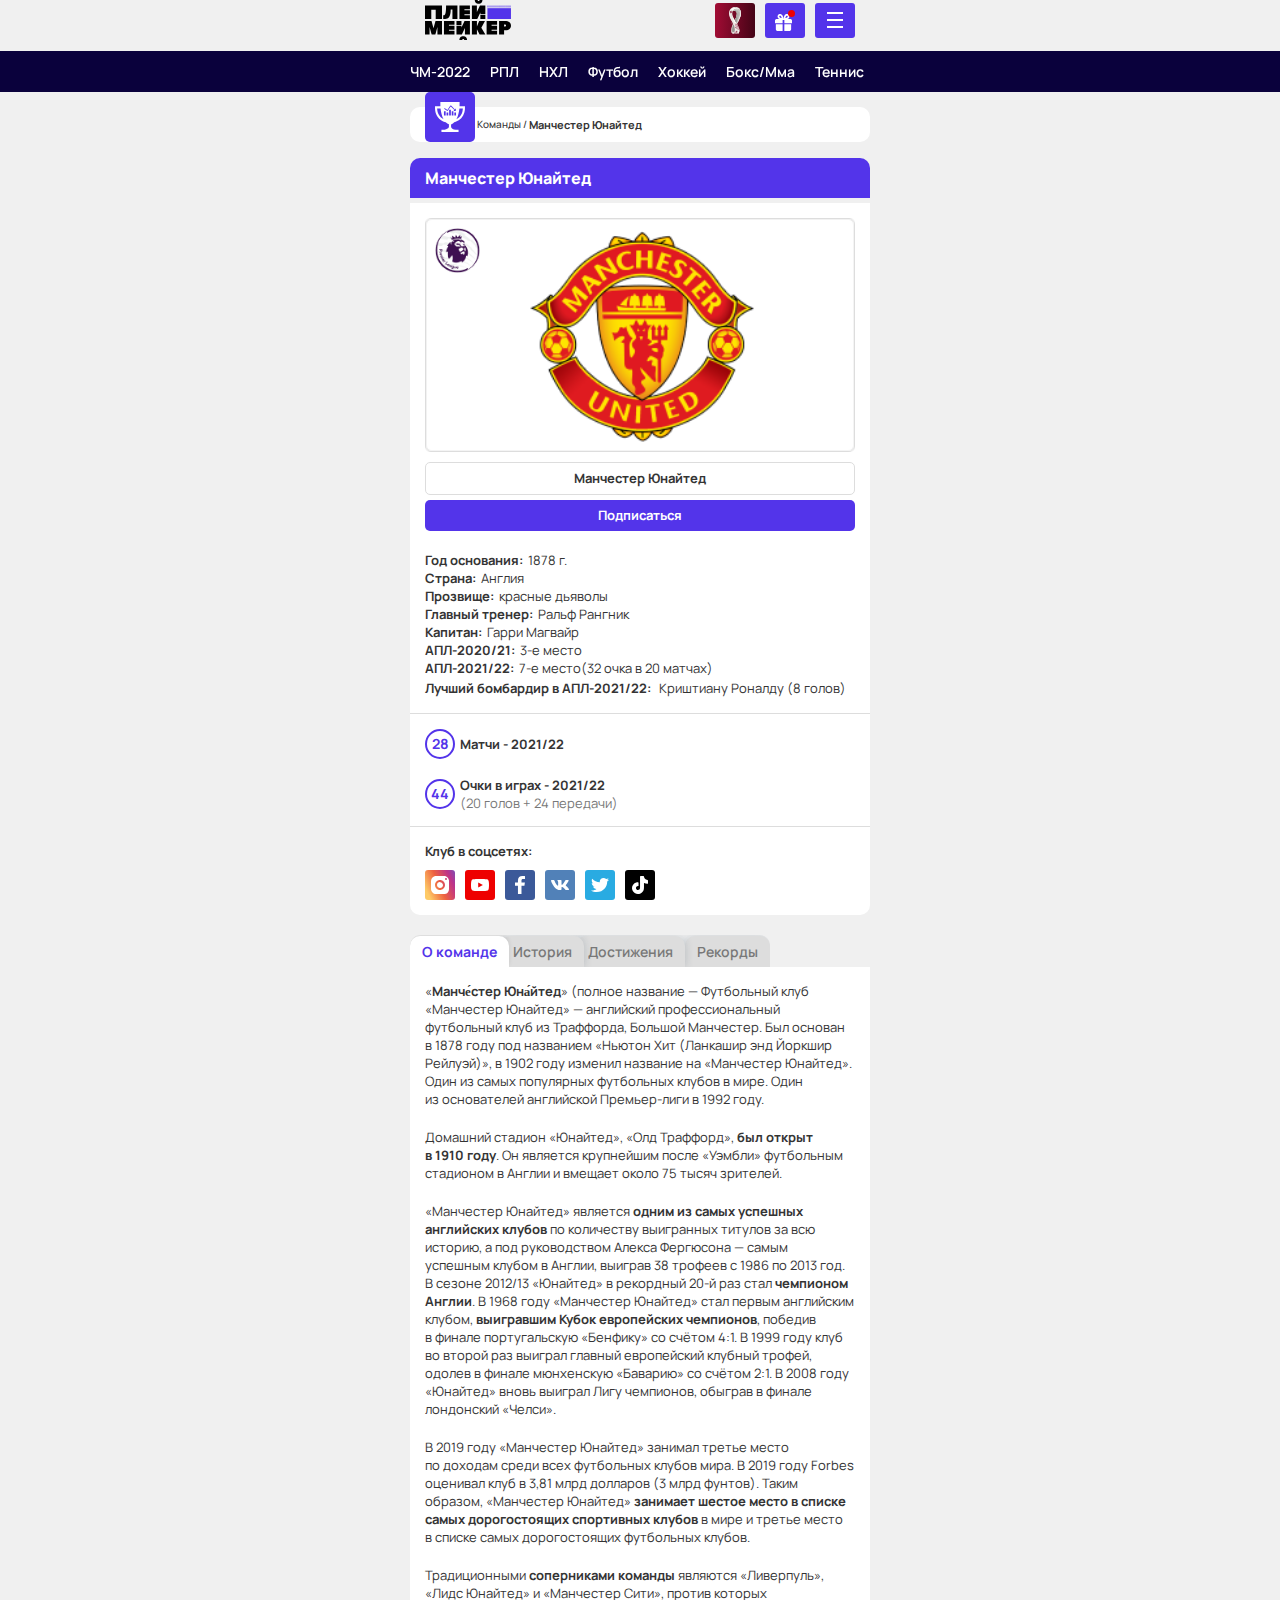
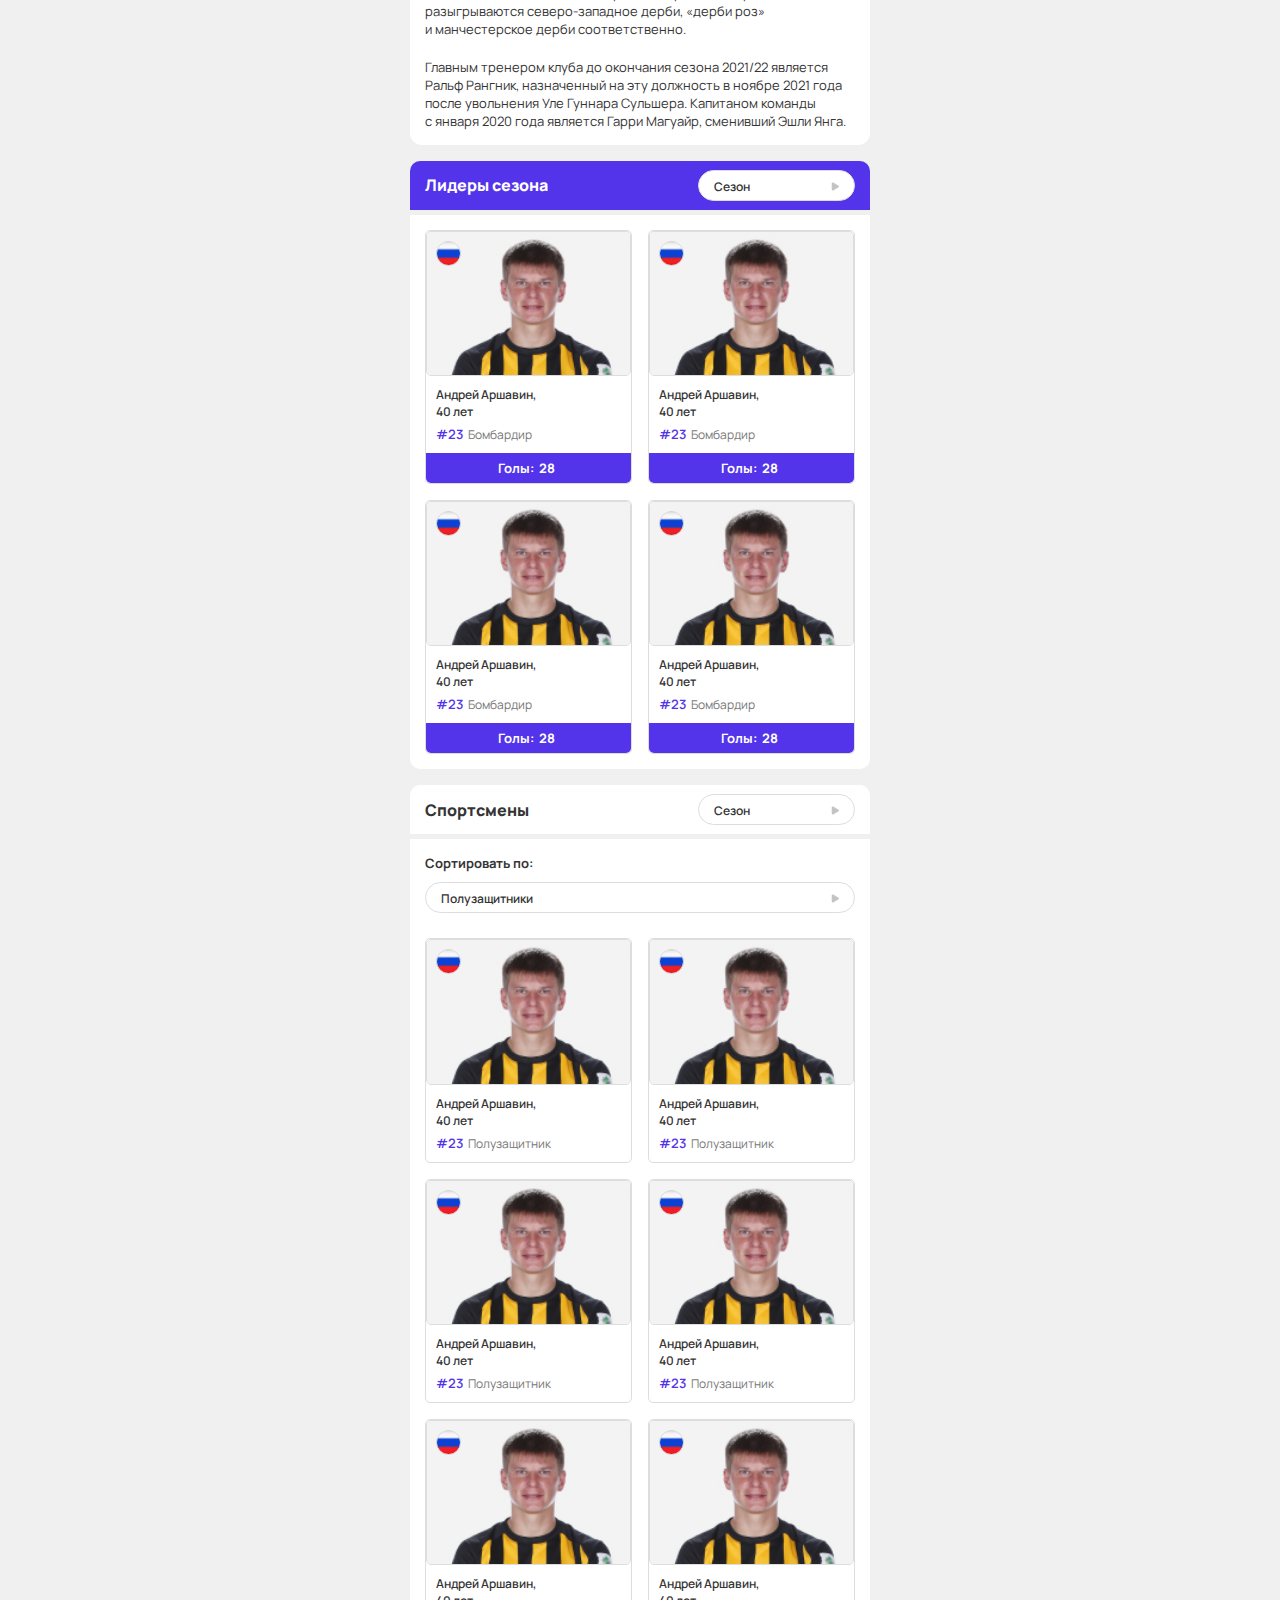
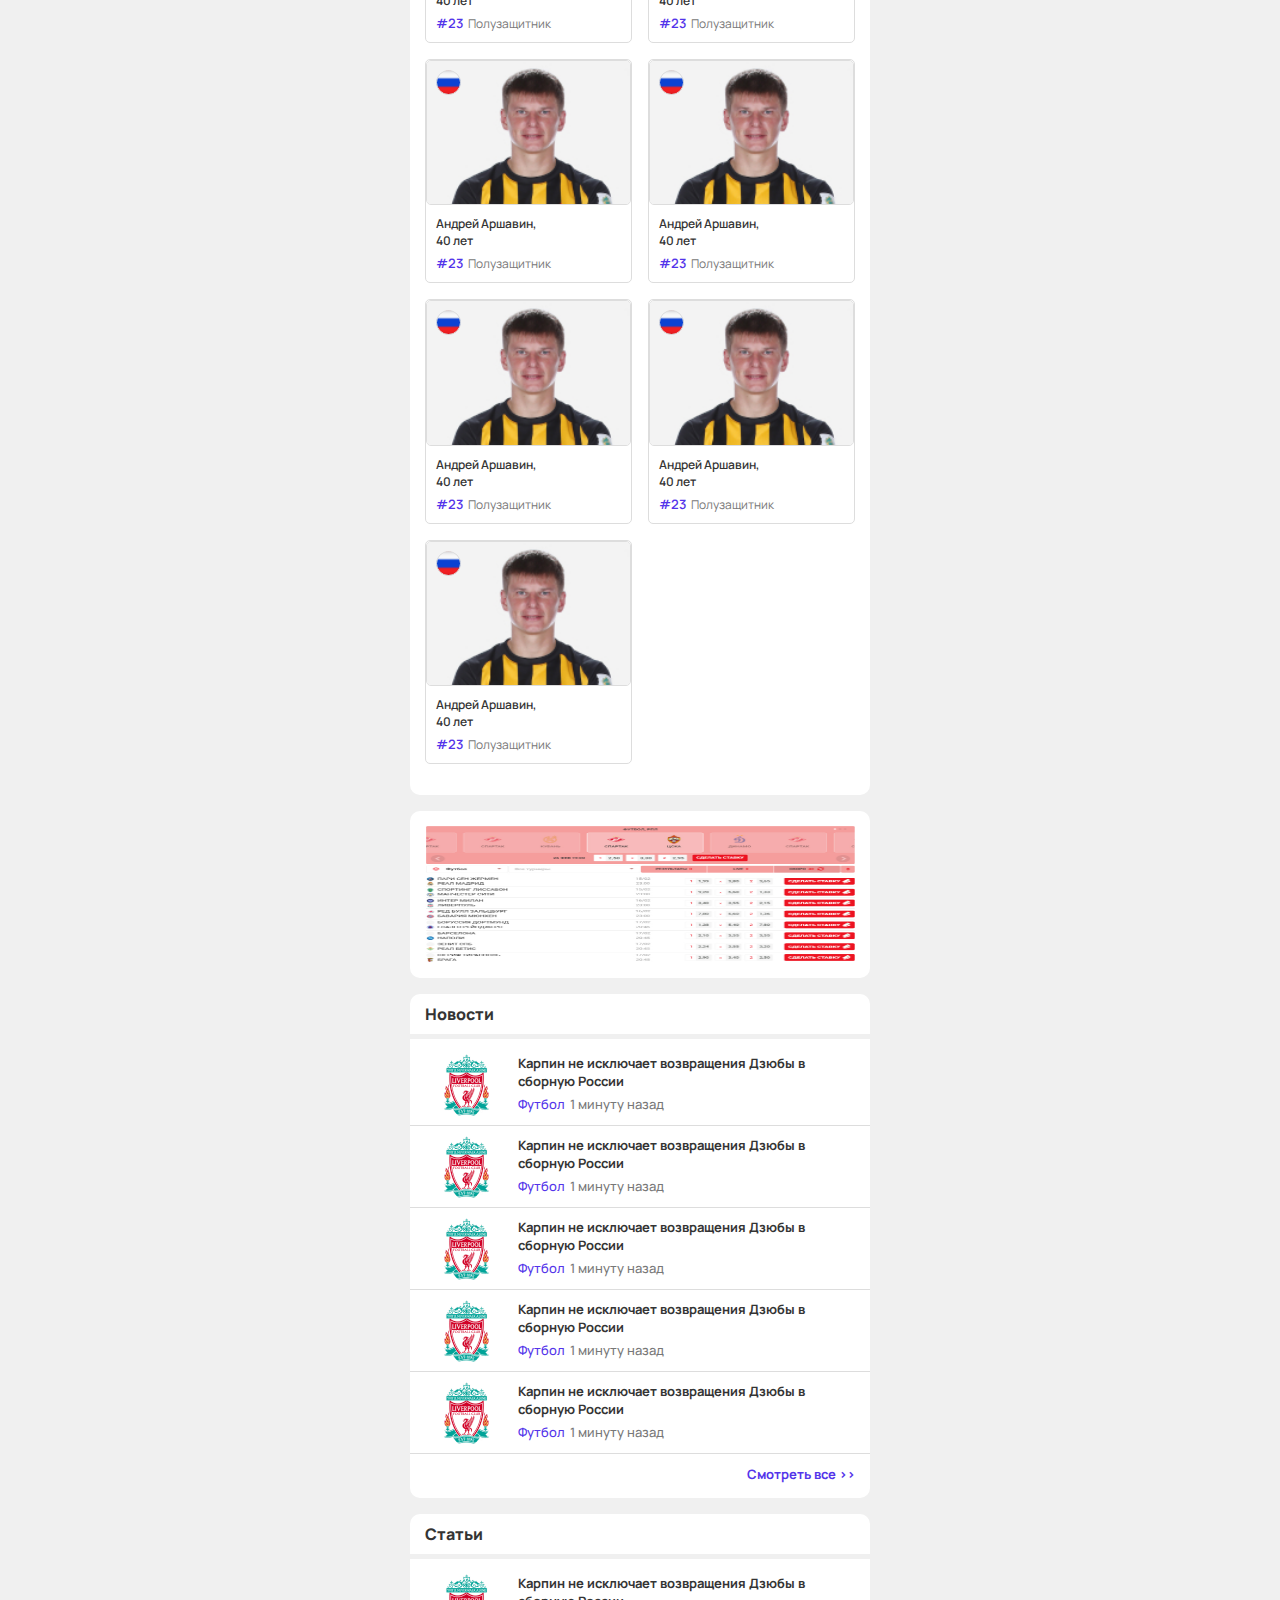
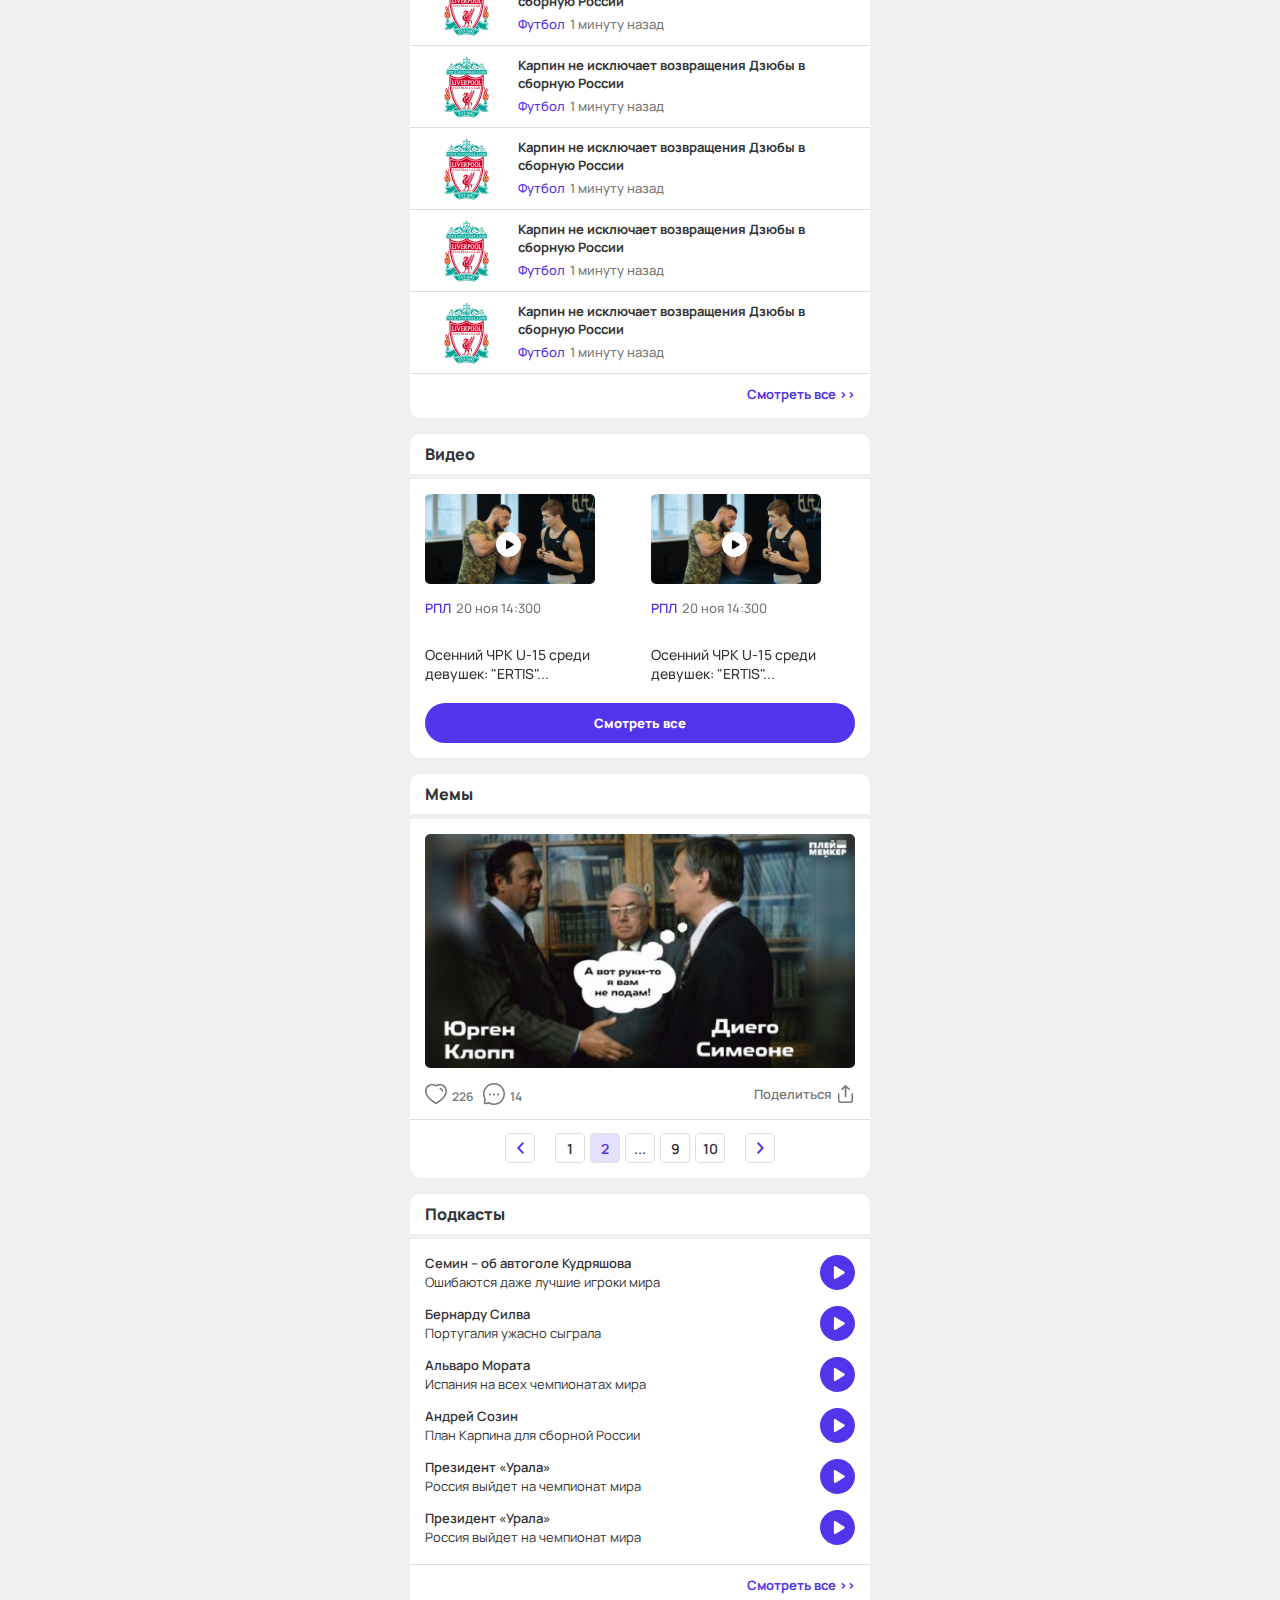
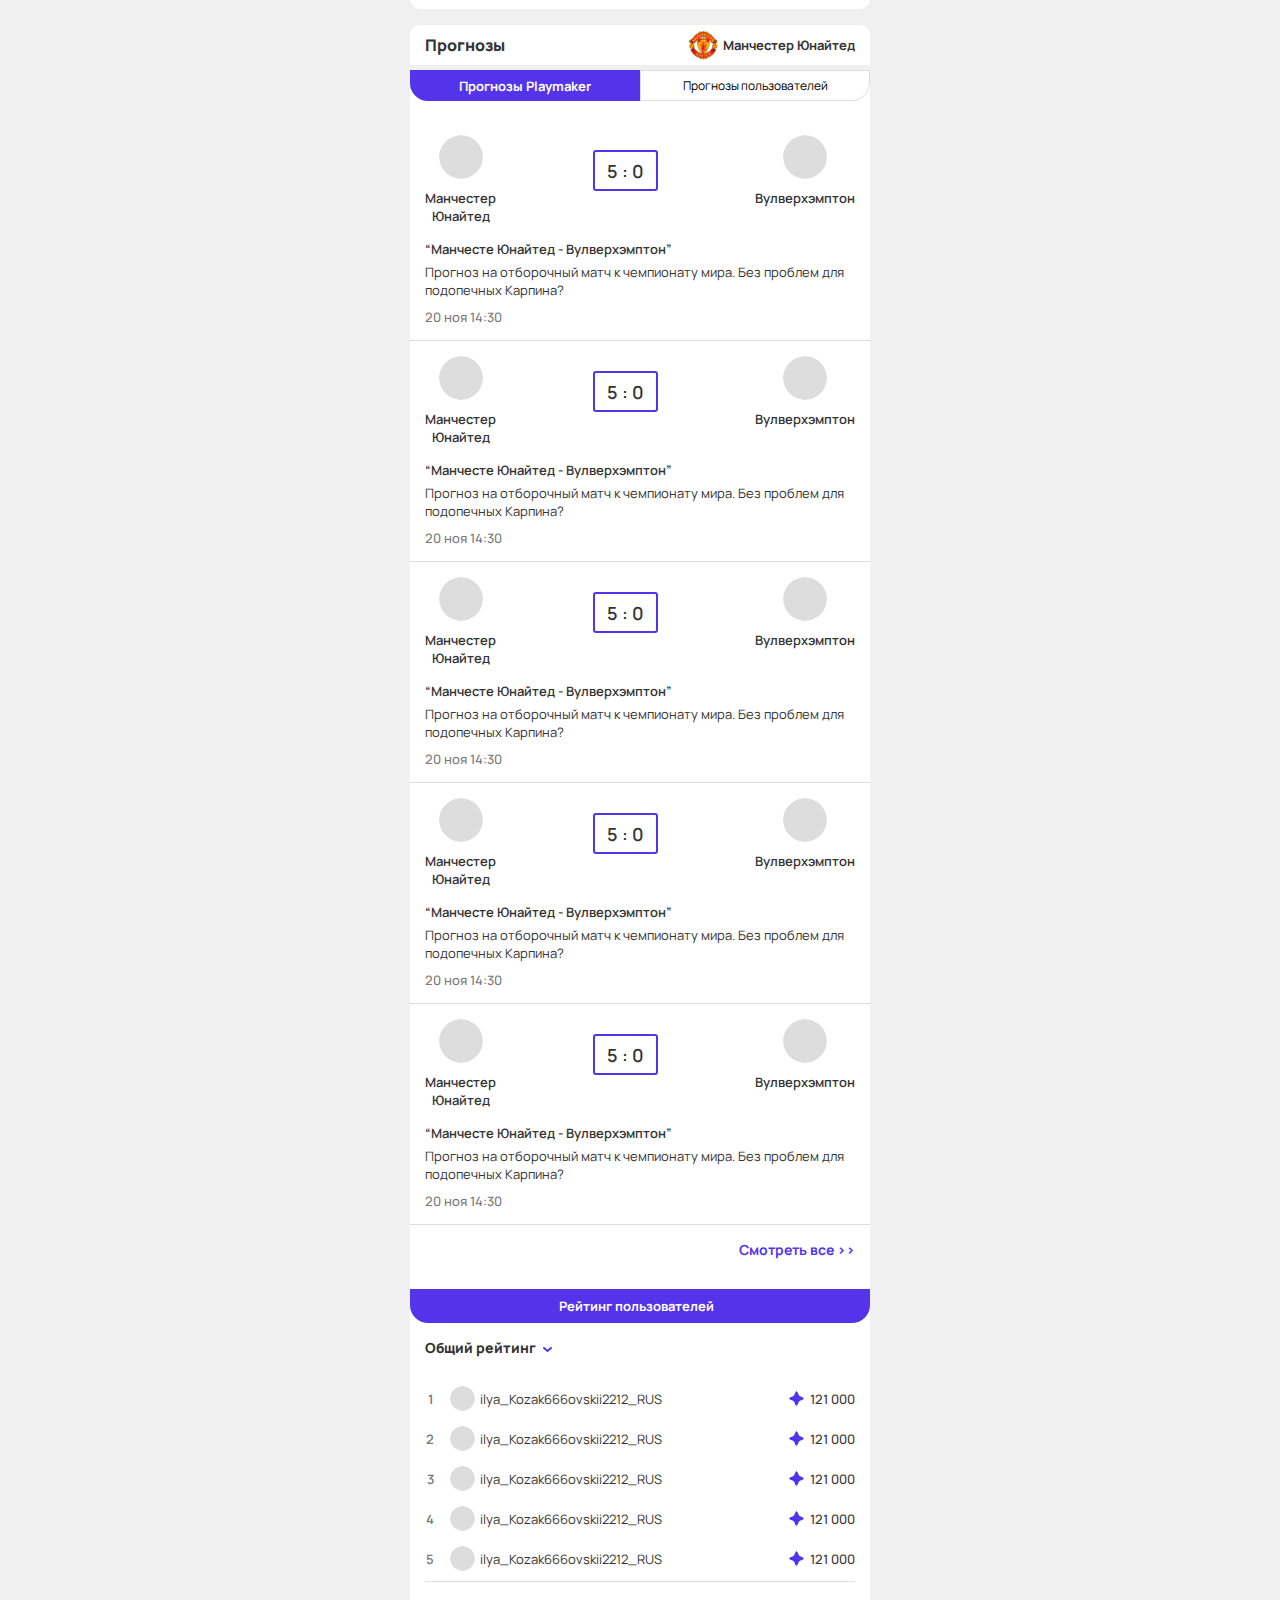
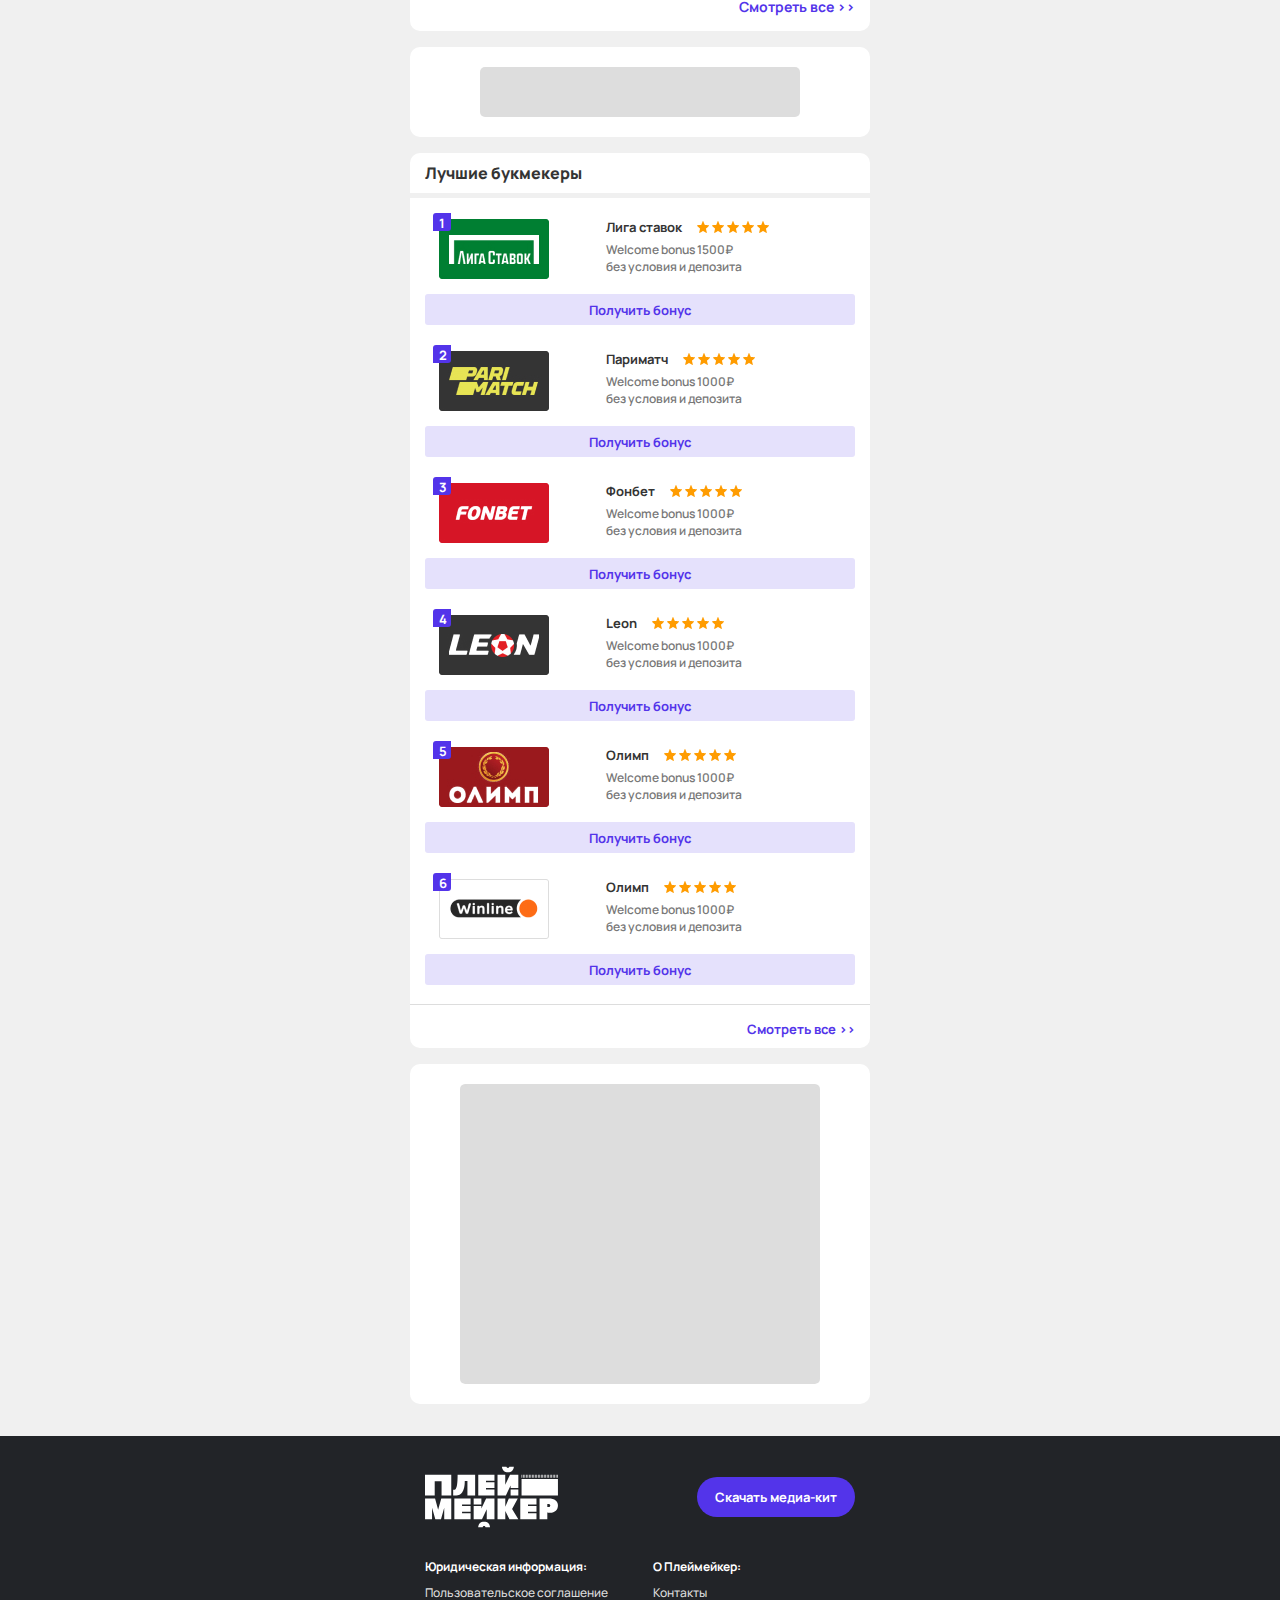
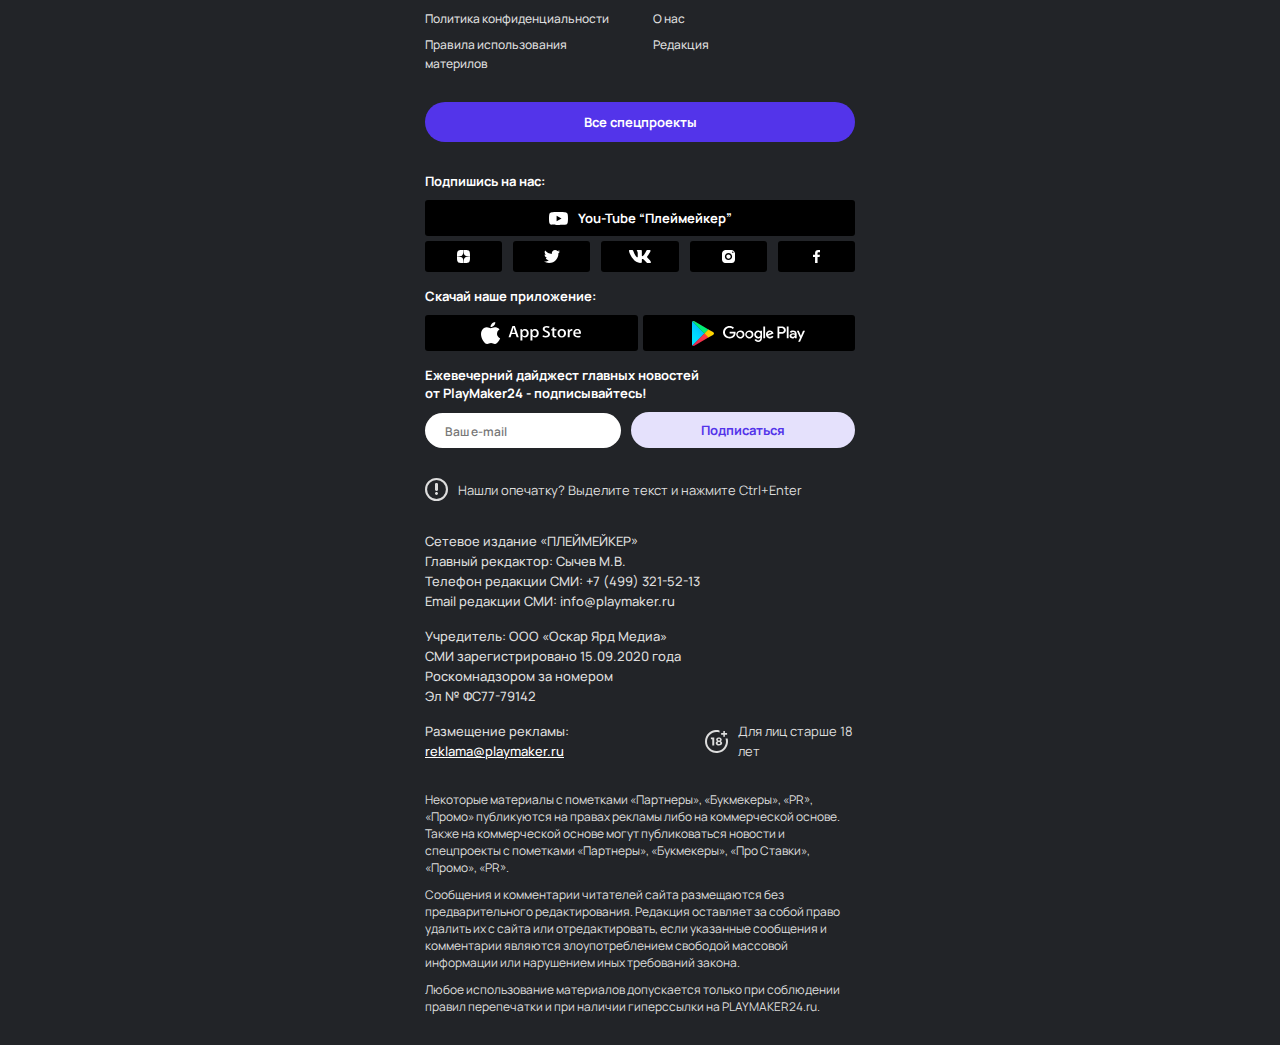
<file: teams-item.html>
<!DOCTYPE html>
<html lang="en">

<head>
  <meta charset="UTF-8">
  <meta name="viewport" content="width=device-width, initial-scale=1.0">
  <title>Document</title>
  <link rel="stylesheet" href="https://cdn.jsdelivr.net/npm/swiper@9/swiper-bundle.min.css" />

  <link href="https://fonts.googleapis.com/css2?family=Manrope:wght@400;500;600;700;800&display=swap" rel="stylesheet">

  <link rel="stylesheet" href="css/style.min.css">
</head>

<body>
  <div class="wrapper">
    <header class="header next">
      <div class="container">
        <div class="header__top header__top-new">
          <a class="header__logo logo">
            <img src="images/logo.svg" alt="">
          </a>
          <nav class="nav">
            <ul class="header-nav__list">
              <li class="header-nav__list-item"><a href="#" class="header-nav__link">Новости</a></li>
              <li class="header-nav__list-item"><a href="#" class="header-nav__link">Статьи</a></li>
              <li class="header-nav__list-item"><a href="#" class="header-nav__link">Эксклюзивы</a></li>
              <li class="header-nav__list-item"><a href="#" class="header-nav__link">Интервью</a></li>
              <li class="header-nav__list-item"><a href="#" class="header-nav__link">Партнёры</a></li>
            </ul>
          </nav>
          <div class="header__top-box">
            <a href="#" class="header__link">
              <img src="images/header-link.svg" alt="">
            </a>
            <a href="" class="header__champ none">
              <img src="images/CW.svg" alt="">
              <img class="logo-catar" src="images/logo-Catar.svg" alt="">
            </a>
            <a href="" class="mobile">
              <img src="images/logo-catar-mob.svg" alt="">
            </a>
          </div>
          <button class="header__search">
            <img src="images/search-icon.svg" alt="">
          </button>
          <div class="header__login">
            <button class="header__login-btn">Войти</button>
            <button class="header__login-grey">Зарегистрироваться</button>
          </div>

          <div class="header__top-mobile">
            <a href="" class="present__link">
              <img src="images/icon-present-blue.svg" alt="">
            </a>
            <div class="menu-btn">
              <span></span>
              <span></span>
              <span></span>
            </div>
          </div>
        </div>
      </div>
      <div class="header__bottom">
        <div class="container header__bottom-container">
          <div class="header__match">
            Матч-<br>
            Центр
          </div>
          <div class="swiper mobile">
            <div class="swiper-wrapper">
              <div class="swiper-slide">
                <a href="" class="header__bottom-link">ЧМ-2022</a>
              </div>
              <div class="swiper-slide">
                <a href="" class="header__bottom-link">РПЛ</a>
              </div>
              <div class="swiper-slide">
                <a href="" class="header__bottom-link">НХЛ</a>
              </div>
              <div class="swiper-slide">
                <a href="" class="header__bottom-link">Футбол</a>
              </div>
              <div class="swiper-slide">
                <a href="" class="header__bottom-link">Хоккей</a>
              </div>
              <div class="swiper-slide">
                <a href="" class="header__bottom-link">Бокс/Мма</a>
              </div>
              <div class="swiper-slide">
                <a href="" class="header__bottom-link">Теннис</a>
              </div>
              <div class="swiper-slide long">
                <a href="" class="header__bottom-link">Фигурное катание</a>
              </div>
              <div class="swiper-slide long">
                <a href="" class="header__bottom-link">Лыжи/Биатлон</a>
              </div>
              <div class="swiper-slide">
                <a href="" class="header__bottom-link">Киберспорт</a>
              </div>
            </div>
          </div>
          <ul class="header__bottom-list none">
            <li class="header__bottom-item"><a href="" class="header__bottom-link">ЧМ-2022</a></li>
            <li class="header__bottom-item"><a href="" class="header__bottom-link">РПЛ</a></li>
            <li class="header__bottom-item"><a href="" class="header__bottom-link">НХЛ</a></li>
            <li class="header__bottom-item"><a href="" class="header__bottom-link">Футбол</a></li>
            <li class="header__bottom-item"><a href="" class="header__bottom-link">Хоккей</a></li>
            <li class="header__bottom-item"><a href="" class="header__bottom-link">Бокс/Мма</a></li>
            <li class="header__bottom-item"><a href="" class="header__bottom-link">Теннис</a></li>
            <li class="header__bottom-item"><a href="" class="header__bottom-link">Фигурное катание</a></li>
            <li class="header__bottom-item"><a href="" class="header__bottom-link">Лыжи/Биатлон</a></li>
            <li class="header__bottom-item"><a href="" class="header__bottom-link">Киберспорт</a></li>
          </ul>
          <a href="" class="header__present">
            <img src="images/present-icon.svg" alt="">
          </a>
          <ul class="header__social-list">
            <li class="header__social-item"><a href="" class="header__social-link">
                <img src="images/youtube.svg" alt="">
              </a></li>
            <li class="header__social-item"><a href="" class="header__social-link">
                <img src="images/twitter.svg" alt="">
              </a></li>
            <li class="header__social-item"><a href="" class="header__social-link">
                <img src="images/vk.svg" alt="">
              </a></li>
            <li class="header__social-item"><a href="" class="header__social-link">
                <img src="images/inst.svg" alt="">
              </a></li>
            <li class="header__social-item"><a href="" class="header__social-link">
                <img src="images/fb.svg" alt="" srcset="">
              </a></li>
            <li class="header__social-item"><a href="" class="header__social-link">
                <img src="images/dzen.svg" alt="">
              </a></li>
          </ul>
        </div>
      </div>
    </header>
    <main class="main">
      <div class="top state">
        <div class="container">
          <div class="top__content">
            <h4 class="top__heading"><span>Главная /</span> <span class="medium">Команды /</span> Манчестер Юнайтед</h4>
            <div class="top__content-inner teams-item">
              <div class="top__content-left">
                <div class="left__team block none">
                  <div class="left__team-img">
                    <img src="images/teams/team-bg.png" alt="">
                    <span class="left__team-logo">
                      <img src="images/teams/team-logo.png" alt="">
                    </span>
                  </div>
                  <div class="left__team-name">Манчестер Юнайтед</div>
                  <a class="left__team-btn blue-block sub-btn"><span>Подписаться</span>
                    <div class="sub-img">
                      <img src="images/subscribers.svg" alt="">
                      <span>528</span>
                    </div>
                  </a>
                  <div class="left__team-info">
                    <div class="left__team-text">
                      <p class="black">Год основания:</p>
                      <p>1878 г.</p>
                    </div>
                    <div class="left__team-text">
                      <p class="black">Страна:</p>
                      <p>Англия</p>
                    </div>
                    <div class="left__team-text">
                      <p class="black">Прозвище:</p>
                      <p>красные дьяволы</p>
                    </div>
                    <div class="left__team-text">
                      <p class="black">Главный тренер:</p>
                      <p>Ральф Рангник</p>
                    </div>
                    <div class="left__team-text">
                      <p class="black">Капитан:</p>
                      <p>Гарри Магвайр</p>
                    </div>
                    <div class="left__team-text">
                      <p class="black">АПЛ-2020/21:</p>
                      <p>3-е место</p>
                    </div>
                    <div class="left__team-text">
                      <p class="black">АПЛ-2021/22:</p>
                      <p>7-е место</p>
                    </div>
                    <p class="model">(32 очка в 20 матчах)</p>
                    <div class="left__team-text">
                      <p class="black">Лучший бомбардир в АПЛ-2021/22:</p>
                      <p>Криштиану Роналду (8 голов)</p>
                    </div>
                  </div>
                  <div class="left__team-matches">
                    <div class="left__team-score">
                      <div class="left__team-value">28</div>
                      <div class="left__team-desrc">Матчи - 2021/22</div>
                    </div>
                    <div class="left__team-score">
                      <div class="left__team-value">44</div>
                      <div class="left__team-desrc">
                        <span>Очки в играх - 2021/22</span>
                        <p>(20 голов + 24 передачи)</p>
                      </div>
                    </div>
                  </div>
                  <div class="left__team-bottom">
                    <div class="left__team-socials-top">Клуб в соцсетях:</div>
                    <div class="left__team-socials">
                      <a href="">
                        <img src="images/inst-icon.svg" alt="">
                      </a>
                      <a href="">
                        <img src="images/youtube-icon-red.svg" alt="">
                      </a>
                      <a href="">
                        <img src="images/fb-icon.svg" alt="">
                      </a>
                      <a href="">
                        <img src="images/vk-icon.svg" alt="">
                      </a>
                      <a href="">
                        <img src="images/twitter-icon.svg" alt="">
                      </a>
                      <a href="">
                        <img src="images/tik-tok.svg" alt="">
                      </a>
                    </div>
                  </div>
                </div>
                <h6 class="top__left-title none">Прогнозы</h6>

                <div class="top__left-blocks none">
                  <div class="top__left-block">
                    <div class="top__left-vs">
                      <div class="top__left-logo-1">
                        <img src="images/team-1.png" alt="">
                      </div>
                      <div class="top__left-count">1.74</div>
                      <div class="top__left-logo-2">
                        <img src="images/team-2.png" alt="">
                      </div>
                    </div>
                    <div class="top__left-block-title">Ирландия U19 - Англия U19</div>
                    <div class="top__left-block-date">16.03.22 23:00</div>
                    <button class="top__left-block-btn">
                      Победа КОМ1 хотя бы в одном тайме
                    </button>
                  </div>
                  <div class="top__left-block">
                    <div class="top__left-vs">
                      <div class="top__left-logo-1">
                        <img src="images/team-1.png" alt="">
                      </div>
                      <div class="top__left-count">1.74</div>
                      <div class="top__left-logo-2">
                        <img src="images/team-2.png" alt="">
                      </div>
                    </div>
                    <div class="top__left-block-title">Ирландия U19 - Англия U19</div>
                    <div class="top__left-block-date">16.03.22 23:00</div>
                    <button class="top__left-block-btn">
                      Победа КОМ1 хотя бы в одном тайме
                    </button>
                  </div>
                  <div class="top__left-block">
                    <div class="top__left-vs">
                      <div class="top__left-logo-1">
                        <img src="images/team-1.png" alt="">
                      </div>
                      <div class="top__left-count">1.74</div>
                      <div class="top__left-logo-2">
                        <img src="images/team-2.png" alt="">
                      </div>
                    </div>
                    <div class="top__left-block-title">Ирландия U19 - Англия U19</div>
                    <div class="top__left-block-date">16.03.22 23:00</div>
                    <button class="top__left-block-btn">
                      Победа КОМ1 хотя бы в одном тайме
                    </button>
                  </div>
                </div>
                <a href="" class="top__left-btn none">
                  Все прогнозы
                </a>
                <div class="top__left-block top__left-block-2">
                  <img class="top__left-block-img" src="images/rest.jpg" alt="">
                </div>


                <div class="top__bookmaker">
                  <h6 class="top__news-heading">Лучшие букмекеры</h6>
                  <div class="top__bookmaker-block">
                    <div class="top__bookmaker-item">
                      <div class="top__bookmaker-item-img">
                        <span>1</span>
                        <img src="images/legue.jpg" alt="">
                      </div>
                      <div class="top__bookmaker-info">
                        <div class="top__bookmaker-info-top">
                          <div class="top__bookmaker-name">Лига ставок</div>
                          <div class="top__bookmaker-stars">
                            <img src="images/star.svg" alt="">
                            <img src="images/star.svg" alt="">
                            <img src="images/star.svg" alt="">
                            <img src="images/star.svg" alt="">
                            <img src="images/star.svg" alt="">
                          </div>
                        </div>
                        <p class="top__boormarker-text">
                          Welcome bonus 1500₽ без условия и депозита
                        </p>
                      </div>
                      <a href="" class="top__bookmaker-btn">
                        Получить бонус
                      </a>
                    </div>
                    <div class="top__bookmaker-item">
                      <div class="top__bookmaker-item-img">
                        <span>2</span>
                        <img src="images/parimatch.jpg" alt="">
                      </div>
                      <div class="top__bookmaker-info">
                        <div class="top__bookmaker-info-top">
                          <div class="top__bookmaker-name">Париматч</div>
                          <div class="top__bookmaker-stars">
                            <img src="images/star.svg" alt="">
                            <img src="images/star.svg" alt="">
                            <img src="images/star.svg" alt="">
                            <img src="images/star.svg" alt="">
                            <img src="images/star.svg" alt="">
                          </div>
                        </div>
                        <p class="top__boormarker-text">
                          Welcome bonus 1000₽ без условия и депозита
                        </p>
                      </div>
                      <a href="" class="top__bookmaker-btn">
                        Получить бонус
                      </a>
                    </div>
                    <div class="top__bookmaker-item">
                      <div class="top__bookmaker-item-img">
                        <span>3</span>
                        <img src="images/fonbet.jpg" alt="">
                      </div>
                      <div class="top__bookmaker-info">
                        <div class="top__bookmaker-info-top">
                          <div class="top__bookmaker-name">Фонбет</div>
                          <div class="top__bookmaker-stars">
                            <img src="images/star.svg" alt="">
                            <img src="images/star.svg" alt="">
                            <img src="images/star.svg" alt="">
                            <img src="images/star.svg" alt="">
                            <img src="images/star.svg" alt="">
                          </div>
                        </div>
                        <p class="top__boormarker-text">
                          Welcome bonus 1000₽<br>без условия и депозита
                        </p>
                      </div>
                      <a href="" class="top__bookmaker-btn">
                        Получить бонус
                      </a>
                    </div>
                    <div class="top__bookmaker-item">
                      <div class="top__bookmaker-item-img">
                        <span>4</span>
                        <img src="images/leon.jpg" alt="">
                      </div>
                      <div class="top__bookmaker-info">
                        <div class="top__bookmaker-info-top">
                          <div class="top__bookmaker-name">Leon</div>
                          <div class="top__bookmaker-stars">
                            <img src="images/star.svg" alt="">
                            <img src="images/star.svg" alt="">
                            <img src="images/star.svg" alt="">
                            <img src="images/star.svg" alt="">
                            <img src="images/star.svg" alt="">
                          </div>
                        </div>
                        <p class="top__boormarker-text">
                          Welcome bonus 1000₽ без условия и депозита
                        </p>
                      </div>
                      <a href="" class="top__bookmaker-btn">
                        Получить бонус
                      </a>
                    </div>
                    <div class="top__bookmaker-item">
                      <div class="top__bookmaker-item-img">
                        <span>5</span>
                        <img src="images/olimp.jpg" alt="">
                      </div>
                      <div class="top__bookmaker-info">
                        <div class="top__bookmaker-info-top">
                          <div class="top__bookmaker-name">Олимп</div>
                          <div class="top__bookmaker-stars">
                            <img src="images/star.svg" alt="">
                            <img src="images/star.svg" alt="">
                            <img src="images/star.svg" alt="">
                            <img src="images/star.svg" alt="">
                            <img src="images/star.svg" alt="">
                          </div>
                        </div>
                        <p class="top__boormarker-text">
                          Welcome bonus 1000₽ без условия и депозита
                        </p>
                      </div>
                      <a href="" class="top__bookmaker-btn">
                        Получить бонус
                      </a>
                    </div>
                    <div class="top__bookmaker-item top__bookmaker-item-last">
                      <div class="top__bookmaker-item-img">
                        <span>6</span>
                        <img src="images/win.jpg" alt="">
                      </div>
                      <div class="top__bookmaker-info">
                        <div class="top__bookmaker-info-top">
                          <div class="top__bookmaker-name">Олимп</div>
                          <div class="top__bookmaker-stars">
                            <img src="images/star.svg" alt="">
                            <img src="images/star.svg" alt="">
                            <img src="images/star.svg" alt="">
                            <img src="images/star.svg" alt="">
                            <img src="images/star.svg" alt="">
                          </div>
                        </div>
                        <p class="top__boormarker-text">
                          Welcome bonus 1000₽ без условия и депозита
                        </p>
                      </div>
                      <a href="" class="top__bookmaker-btn">
                        Получить бонус
                      </a>
                    </div>
                    <a href="" class="top__news-link">Смотреть все >></a>
                  </div>
                </div>

                <div class="timetable none">
                  <h6 class="top__news-heading">Расписание игр</h6>
                  <div class="timetable-block block">
                    <div class="feedback-left">
                      <div class="feedback-left-team">
                        <img src="images/teams/grey.svg" alt="">
                        <span>Манчестер<br>Юнайтед</span>
                      </div>
                      <div class="feedback-left-score">
                        <span>22:00</span>
                        <span>27 дек. 2021</span>
                        <p>Ла Лига</p>
                      </div>
                      <div class="feedback-left-team">
                        <img src="images/teams/grey.svg" alt="">
                        <span>Реал<br>Мадрид</span>
                      </div>
                    </div>
                    <div class="feedback-left">
                      <div class="feedback-left-team">
                        <img src="images/teams/grey.svg" alt="">
                        <span>Манчестер<br>Юнайтед</span>
                      </div>
                      <div class="feedback-left-score">
                        <span>22:00</span>
                        <span>27 дек. 2021</span>
                        <p>Ла Лига</p>
                      </div>
                      <div class="feedback-left-team">
                        <img src="images/teams/grey.svg" alt="">
                        <span>Реал<br>Мадрид</span>
                      </div>
                    </div>
                    <div class="feedback-left">
                      <div class="feedback-left-team">
                        <img src="images/teams/grey.svg" alt="">
                        <span>Манчестер<br>Юнайтед</span>
                      </div>
                      <div class="feedback-left-score">
                        <span>22:00</span>
                        <span>27 дек. 2021</span>
                        <p>Ла Лига</p>
                      </div>
                      <div class="feedback-left-team">
                        <img src="images/teams/grey.svg" alt="">
                        <span>Реал<br>Мадрид</span>
                      </div>
                    </div>
                    <div class="feedback-left">
                      <div class="feedback-left-team">
                        <img src="images/teams/grey.svg" alt="">
                        <span>Манчестер<br>Юнайтед</span>
                      </div>
                      <div class="feedback-left-score">
                        <span>22:00</span>
                        <span>27 дек. 2021</span>
                        <p>Ла Лига</p>
                      </div>
                      <div class="feedback-left-team">
                        <img src="images/teams/grey.svg" alt="">
                        <span>Реал<br>Мадрид</span>
                      </div>
                    </div>
                    <div class="feedback-left">
                      <div class="feedback-left-team">
                        <img src="images/teams/grey.svg" alt="">
                        <span>Манчестер<br>Юнайтед</span>
                      </div>
                      <div class="feedback-left-score">
                        <span>22:00</span>
                        <span>27 дек. 2021</span>
                        <p>Ла Лига</p>
                      </div>
                      <div class="feedback-left-team">
                        <img src="images/teams/grey.svg" alt="">
                        <span>Реал<br>Мадрид</span>
                      </div>
                    </div>
                    <a href="" class="top__news-link">Смотреть все >></a>
                  </div>
                </div>
                <div class="top__left-block top__left-block-2">
                  <img class="top__left-block-img-2" src="images/rest-2.jpg" alt="">
                </div>
              </div>
              <div class="bottom__content mobile">
                <div class="block-heading team">
                  <span>Прогнозы</span>
                  <div class="block-heading__team">
                    <img src="images/teams/team-flag.png" alt="">
                    <span>Манчестер Юнайтед</span>
                  </div>
                </div>
                <div class="bottom__content-block block">
                  <div class="bottom__content-left">
                    <div class="tabs-bottom">
                      <div class="tabs-bottom-top">
                        <button class="tabs-bottom-btn left active">
                          Прогнозы playmaker
                        </button>
                        <button class="tabs-bottom-btn right ">
                          Прогнозы пользователей
                        </button>
                      </div>
                      <div class="tabs-bottom__body">
                        <div class="tab-bottom__item">
                          <div class="feedback-box">
                            <div class="feedback">
                              <div class="feedback-left">
                                <div class="feedback-left-team">
                                  <img src="images/teams/grey.svg" alt="">
                                  <span>Манчестер<br>Юнайтед</span>
                                </div>
                                <div class="feedback-left-score">
                                  <span>5</span>
                                  <span>:</span>
                                  <span>0</span>
                                </div>
                                <div class="feedback-left-team">
                                  <img src="images/teams/grey.svg" alt="">
                                  <span>Вулверхэмптон</span>
                                </div>
                              </div>
                              <div class="feedback-right">
                                <div class="feedback-right__title">“Манчесте Юнайтед - Вулверхэмптон”</div>
                                <p>
                                  Прогноз на отборочный матч к чемпионату мира. Без проблем для подопечных Карпина?
                                </p>
                                <div class="feedback-right__bottom">
                                  20 ноя 14:30
                                </div>
                              </div>
                            </div>
                            <div class="feedback">
                              <div class="feedback-left">
                                <div class="feedback-left-team">
                                  <img src="images/teams/grey.svg" alt="">
                                  <span>Манчестер<br>Юнайтед</span>
                                </div>
                                <div class="feedback-left-score">
                                  <span>5</span>
                                  <span>:</span>
                                  <span>0</span>
                                </div>
                                <div class="feedback-left-team">
                                  <img src="images/teams/grey.svg" alt="">
                                  <span>Вулверхэмптон</span>
                                </div>
                              </div>
                              <div class="feedback-right">
                                <div class="feedback-right__title">“Манчесте Юнайтед - Вулверхэмптон”</div>
                                <p>
                                  Прогноз на отборочный матч к чемпионату мира. Без проблем для подопечных Карпина?
                                </p>
                                <div class="feedback-right__bottom">
                                  20 ноя 14:30
                                </div>
                              </div>
                            </div>
                            <div class="feedback">
                              <div class="feedback-left">
                                <div class="feedback-left-team">
                                  <img src="images/teams/grey.svg" alt="">
                                  <span>Манчестер<br>Юнайтед</span>
                                </div>
                                <div class="feedback-left-score">
                                  <span>5</span>
                                  <span>:</span>
                                  <span>0</span>
                                </div>
                                <div class="feedback-left-team">
                                  <img src="images/teams/grey.svg" alt="">
                                  <span>Вулверхэмптон</span>
                                </div>
                              </div>
                              <div class="feedback-right">
                                <div class="feedback-right__title">“Манчесте Юнайтед - Вулверхэмптон”</div>
                                <p>
                                  Прогноз на отборочный матч к чемпионату мира. Без проблем для подопечных Карпина?
                                </p>
                                <div class="feedback-right__bottom">
                                  20 ноя 14:30
                                </div>
                              </div>
                            </div>
                            <div class="feedback">
                              <div class="feedback-left">
                                <div class="feedback-left-team">
                                  <img src="images/teams/grey.svg" alt="">
                                  <span>Манчестер<br>Юнайтед</span>
                                </div>
                                <div class="feedback-left-score">
                                  <span>5</span>
                                  <span>:</span>
                                  <span>0</span>
                                </div>
                                <div class="feedback-left-team">
                                  <img src="images/teams/grey.svg" alt="">
                                  <span>Вулверхэмптон</span>
                                </div>
                              </div>
                              <div class="feedback-right">
                                <div class="feedback-right__title">“Манчесте Юнайтед - Вулверхэмптон”</div>
                                <p>
                                  Прогноз на отборочный матч к чемпионату мира. Без проблем для подопечных Карпина?
                                </p>
                                <div class="feedback-right__bottom">
                                  20 ноя 14:30
                                </div>
                              </div>
                            </div>
                            <div class="feedback">
                              <div class="feedback-left">
                                <div class="feedback-left-team">
                                  <img src="images/teams/grey.svg" alt="">
                                  <span>Манчестер<br>Юнайтед</span>
                                </div>
                                <div class="feedback-left-score">
                                  <span>5</span>
                                  <span>:</span>
                                  <span>0</span>
                                </div>
                                <div class="feedback-left-team">
                                  <img src="images/teams/grey.svg" alt="">
                                  <span>Вулверхэмптон</span>
                                </div>
                              </div>
                              <div class="feedback-right">
                                <div class="feedback-right__title">“Манчесте Юнайтед - Вулверхэмптон”</div>
                                <p>
                                  Прогноз на отборочный матч к чемпионату мира. Без проблем для подопечных Карпина?
                                </p>
                                <div class="feedback-right__bottom">
                                  20 ноя 14:30
                                </div>
                              </div>
                            </div>
                            <a href="" class="feedback__link">Смотреть все >></a>
                          </div>

                        </div>
                        <div class="tab-bottom__item no-active">
                          <div class="feedback-box">
                            <div class="feedback">
                              <div class="feedback-left">
                                <div class="feedback-left-team">
                                  <img src="images/teams/grey.svg" alt="">
                                  <span>Манчестер<br>Юнайтед</span>
                                </div>
                                <div class="feedback-left-score">
                                  <span>5</span>
                                  <span>:</span>
                                  <span>0</span>
                                </div>
                                <div class="feedback-left-team">
                                  <img src="images/teams/grey.svg" alt="">
                                  <span>Вулверхэмптон</span>
                                </div>
                              </div>
                              <div class="feedback-right">
                                <div class="feedback-right__title">“Манчесте Юнайтед - Вулверхэмптон”</div>
                                <p>
                                  Прогноз на отборочный матч к чемпионату мира. Без проблем для подопечных Карпина?
                                </p>
                                <div class="feedback-right__bottom">
                                  20 ноя 14:30
                                </div>
                              </div>
                            </div>
                            <div class="feedback">
                              <div class="feedback-left">
                                <div class="feedback-left-team">
                                  <img src="images/teams/grey.svg" alt="">
                                  <span>Манчестер<br>Юнайтед</span>
                                </div>
                                <div class="feedback-left-score">
                                  <span>5</span>
                                  <span>:</span>
                                  <span>0</span>
                                </div>
                                <div class="feedback-left-team">
                                  <img src="images/teams/grey.svg" alt="">
                                  <span>Вулверхэмптон</span>
                                </div>
                              </div>
                              <div class="feedback-right">
                                <div class="feedback-right__title">“Манчесте Юнайтед - Вулверхэмптон”</div>
                                <p>
                                  Прогноз на отборочный матч к чемпионату мира. Без проблем для подопечных Карпина?
                                </p>
                                <div class="feedback-right__bottom">
                                  20 ноя 14:30
                                </div>
                              </div>
                            </div>
                            <div class="feedback">
                              <div class="feedback-left">
                                <div class="feedback-left-team">
                                  <img src="images/teams/grey.svg" alt="">
                                  <span>Манчестер<br>Юнайтед</span>
                                </div>
                                <div class="feedback-left-score">
                                  <span>5</span>
                                  <span>:</span>
                                  <span>0</span>
                                </div>
                                <div class="feedback-left-team">
                                  <img src="images/teams/grey.svg" alt="">
                                  <span>Вулверхэмптон</span>
                                </div>
                              </div>
                              <div class="feedback-right">
                                <div class="feedback-right__title">“Манчесте Юнайтед - Вулверхэмптон”</div>
                                <p>
                                  Прогноз на отборочный матч к чемпионату мира. Без проблем для подопечных Карпина?
                                </p>
                                <div class="feedback-right__bottom">
                                  20 ноя 14:30
                                </div>
                              </div>
                            </div>
                            <div class="feedback">
                              <div class="feedback-left">
                                <div class="feedback-left-team">
                                  <img src="images/teams/grey.svg" alt="">
                                  <span>Манчестер<br>Юнайтед</span>
                                </div>
                                <div class="feedback-left-score">
                                  <span>5</span>
                                  <span>:</span>
                                  <span>0</span>
                                </div>
                                <div class="feedback-left-team">
                                  <img src="images/teams/grey.svg" alt="">
                                  <span>Вулверхэмптон</span>
                                </div>
                              </div>
                              <div class="feedback-right">
                                <div class="feedback-right__title">“Манчесте Юнайтед - Вулверхэмптон”</div>
                                <p>
                                  Прогноз на отборочный матч к чемпионату мира. Без проблем для подопечных Карпина?
                                </p>
                                <div class="feedback-right__bottom">
                                  20 ноя 14:30
                                </div>
                              </div>
                            </div>
                            <div class="feedback">
                              <div class="feedback-left">
                                <div class="feedback-left-team">
                                  <img src="images/teams/grey.svg" alt="">
                                  <span>Манчестер<br>Юнайтед</span>
                                </div>
                                <div class="feedback-left-score">
                                  <span>5</span>
                                  <span>:</span>
                                  <span>0</span>
                                </div>
                                <div class="feedback-left-team">
                                  <img src="images/teams/grey.svg" alt="">
                                  <span>Вулверхэмптон</span>
                                </div>
                              </div>
                              <div class="feedback-right">
                                <div class="feedback-right__title">“Манчесте Юнайтед - Вулверхэмптон”</div>
                                <p>
                                  Прогноз на отборочный матч к чемпионату мира. Без проблем для подопечных Карпина?
                                </p>
                                <div class="feedback-right__bottom">
                                  20 ноя 14:30
                                </div>
                              </div>
                            </div>
                            <a href="" class="feedback__link">Смотреть все >></a>
                          </div>

                        </div>
                      </div>
                    </div>
                  </div>
                  <div class="bottom__content-right">
                    <div class="bottom__content-right-title">Рейтинг пользователей</div>
                    <div class="people__rating">
                      <div class="people__rating-box">
                        <a class="people__rating-title">Общий рейтинг</a>
                        <div class="people__rating-item people__rating-item-head">
                          <div class="item-rating__place">МЕСТО</div>
                          <div class="item-rating__user">ПОЛЬЗОВАТЕЛЬ</div>
                          <div class="item-rating__value">РЕЙТИНГ</div>
                        </div>
                        <div class="people__rating-item">
                          <div class="item-rating__place">1</div>
                          <div class="item-rating__user">
                            <img src="images/user-avataar.svg" alt="">
                            <span>ilya_Kozak666ovskii2212_RUS</span>
                          </div>
                          <div class="item-rating__value">
                            <img src="images/star-rating.svg" alt="">
                            <span>121 000</span>
                          </div>
                        </div>
                        <div class="people__rating-item">
                          <div class="item-rating__place">2</div>
                          <div class="item-rating__user">
                            <img src="images/user-avataar.svg" alt="">
                            <span>ilya_Kozak666ovskii2212_RUS</span>
                          </div>
                          <div class="item-rating__value">
                            <img src="images/star-rating.svg" alt="">
                            <span>121 000</span>
                          </div>
                        </div>
                        <div class="people__rating-item">
                          <div class="item-rating__place">3</div>
                          <div class="item-rating__user">
                            <img src="images/user-avataar.svg" alt="">
                            <span>ilya_Kozak666ovskii2212_RUS</span>
                          </div>
                          <div class="item-rating__value">
                            <img src="images/star-rating.svg" alt="">
                            <span>121 000</span>
                          </div>
                        </div>
                        <div class="people__rating-item">
                          <div class="item-rating__place">4</div>
                          <div class="item-rating__user">
                            <img src="images/user-avataar.svg" alt="">
                            <span>ilya_Kozak666ovskii2212_RUS</span>
                          </div>
                          <div class="item-rating__value">
                            <img src="images/star-rating.svg" alt="">
                            <span>121 000</span>
                          </div>
                        </div>
                        <div class="people__rating-item">
                          <div class="item-rating__place">5</div>
                          <div class="item-rating__user">
                            <img src="images/user-avataar.svg" alt="">
                            <span>ilya_Kozak666ovskii2212_RUS</span>
                          </div>
                          <div class="item-rating__value">
                            <img src="images/star-rating.svg" alt="">
                            <span>121 000</span>
                          </div>
                        </div>
                        <div class="people__rating-item none">
                          <div class="item-rating__place">6</div>
                          <div class="item-rating__user">
                            <img src="images/user-avataar.svg" alt="">
                            <span>ilya_Kozak666ovskii2212_RUS</span>
                          </div>
                          <div class="item-rating__value">
                            <img src="images/star-rating.svg" alt="">
                            <span>121 000</span>
                          </div>
                        </div>
                        <div class="people__rating-item none">
                          <div class="item-rating__place">7</div>
                          <div class="item-rating__user">
                            <img src="images/user-avataar.svg" alt="">
                            <span>ilya_Kozak666ovskii2212_RUS</span>
                          </div>
                          <div class="item-rating__value">
                            <img src="images/star-rating.svg" alt="">
                            <span>121 000</span>
                          </div>
                        </div>
                        <div class="people__rating-item none">
                          <div class="item-rating__place">8</div>
                          <div class="item-rating__user">
                            <img src="images/user-avataar.svg" alt="">
                            <span>ilya_Kozak666ovskii2212_RUS</span>
                          </div>
                          <div class="item-rating__value">
                            <img src="images/star-rating.svg" alt="">
                            <span>121 000</span>
                          </div>
                        </div>
                        <div class="people__rating-item none">
                          <div class="item-rating__place">9</div>
                          <div class="item-rating__user">
                            <img src="images/user-avataar.svg" alt="">
                            <span>ilya_Kozak666ovskii2212_RUS</span>
                          </div>
                          <div class="item-rating__value">
                            <img src="images/star-rating.svg" alt="">
                            <span>121 000</span>
                          </div>
                        </div>
                        <div class="people__rating-item none">
                          <div class="item-rating__place">10</div>
                          <div class="item-rating__user">
                            <img src="images/user-avataar.svg" alt="">
                            <span>ilya_Kozak666ovskii2212_RUS</span>
                          </div>
                          <div class="item-rating__value">
                            <img src="images/star-rating.svg" alt="">
                            <span>121 000</span>
                          </div>
                        </div>
                      </div>
                      <a href="" class="feedback__link">Смотреть все >></a>
                    </div>
                  </div>
                </div>
              </div>
              <div class="midle__content mobile">
                <div class="container">
                  <div class="content__video">
                    <div class="block-heading">Видео</div>

                    <div class="content__video-block block">
                      <div class="swiper">
                        <div class="swiper-wrapper">

                          <div class="swiper-slide">
                            <div class="video__item">
                              <div class="inattention__img">
                                <img class="article-img" src="images/video-img.jpg">
                                <a href="">
                                  <img src="images/play-vid.svg" alt="">
                                </a>
                              </div>
                              <div class="inattention__bottom">
                                <div class="sport__name">
                                  <span>РПЛ</span>
                                  <p>20 ноя 14:300</p>
                                </div>
                              </div>
                              <div class="inattention__text">
                                Осенний ЧРК U-15 среди девушек: "ERTIS"...
                              </div>
                            </div>
                          </div>
                          <div class="swiper-slide">
                            <div class="video__item">
                              <div class="inattention__img">
                                <img class="article-img" src="images/video-img.jpg">
                                <a href="">
                                  <img src="images/play-vid.svg" alt="">
                                </a>
                              </div>
                              <div class="inattention__bottom">
                                <div class="sport__name">
                                  <span>РПЛ</span>
                                  <p>20 ноя 14:300</p>
                                </div>
                              </div>
                              <div class="inattention__text">
                                Осенний ЧРК U-15 среди девушек: "ERTIS"...
                              </div>
                            </div>
                          </div>
                          <div class="swiper-slide">
                            <div class="video__item">
                              <div class="inattention__img">
                                <img class="article-img" src="images/video-img.jpg">
                                <a href="">
                                  <img src="images/play-vid.svg" alt="">
                                </a>
                              </div>
                              <div class="inattention__bottom">
                                <div class="sport__name">
                                  <span>РПЛ</span>
                                  <p>20 ноя 14:300</p>
                                </div>
                              </div>
                              <div class="inattention__text">
                                Осенний ЧРК U-15 среди девушек: "ERTIS"...
                              </div>
                            </div>
                          </div>
                          <div class="swiper-slide">
                            <div class="video__item">
                              <div class="inattention__img">
                                <img class="article-img" src="images/video-img.jpg">
                                <a href="">
                                  <img src="images/play-vid.svg" alt="">
                                </a>
                              </div>
                              <div class="inattention__bottom">
                                <div class="sport__name">
                                  <span>РПЛ</span>
                                  <p>20 ноя 14:300</p>
                                </div>
                              </div>
                              <div class="inattention__text">
                                Осенний ЧРК U-15 среди девушек: "ERTIS"...
                              </div>
                            </div>
                          </div>
                          <div class="swiper-slide">
                            <div class="video__item">
                              <div class="inattention__img">
                                <img class="article-img" src="images/video-img.jpg">
                                <a href="">
                                  <img src="images/play-vid.svg" alt="">
                                </a>
                              </div>
                              <div class="inattention__bottom">
                                <div class="sport__name">
                                  <span>РПЛ</span>
                                  <p>20 ноя 14:300</p>
                                </div>
                              </div>
                              <div class="inattention__text">
                                Осенний ЧРК U-15 среди девушек: "ERTIS"...
                              </div>
                            </div>
                          </div>
                          <div class="swiper-slide">
                            <div class="video__item">
                              <div class="inattention__img">
                                <img class="article-img" src="images/video-img.jpg">
                                <a href="">
                                  <img src="images/play-vid.svg" alt="">
                                </a>
                              </div>
                              <div class="inattention__bottom">
                                <div class="sport__name">
                                  <span>РПЛ</span>
                                  <p>20 ноя 14:300</p>
                                </div>
                              </div>
                              <div class="inattention__text">
                                Осенний ЧРК U-15 среди девушек: "ERTIS"...
                              </div>
                            </div>
                          </div>
                          <div class="swiper-slide">
                            <div class="video__item">
                              <div class="inattention__img">
                                <img class="article-img" src="images/video-img.jpg">
                                <a href="">
                                  <img src="images/play-vid.svg" alt="">
                                </a>
                              </div>
                              <div class="inattention__bottom">
                                <div class="sport__name">
                                  <span>РПЛ</span>
                                  <p>20 ноя 14:300</p>
                                </div>
                              </div>
                              <div class="inattention__text">
                                Осенний ЧРК U-15 среди девушек: "ERTIS"...
                              </div>
                            </div>
                          </div>
                          <div class="swiper-slide">
                            <div class="video__item">
                              <div class="inattention__img">
                                <img class="article-img" src="images/video-img.jpg">
                                <a href="">
                                  <img src="images/play-vid.svg" alt="">
                                </a>
                              </div>
                              <div class="inattention__bottom">
                                <div class="sport__name">
                                  <span>РПЛ</span>
                                  <p>20 ноя 14:300</p>
                                </div>
                              </div>
                              <div class="inattention__text">
                                Осенний ЧРК U-15 среди девушек: "ERTIS"...
                              </div>
                            </div>
                          </div>
                          <div class="swiper-slide">
                            <div class="video__item">
                              <div class="inattention__img">
                                <img class="article-img" src="images/video-img.jpg">
                                <a href="">
                                  <img src="images/play-vid.svg" alt="">
                                </a>
                              </div>
                              <div class="inattention__bottom">
                                <div class="sport__name">
                                  <span>РПЛ</span>
                                  <p>20 ноя 14:300</p>
                                </div>
                              </div>
                              <div class="inattention__text">
                                Осенний ЧРК U-15 среди девушек: "ERTIS"...
                              </div>
                            </div>
                          </div>
                        </div>
                      </div>
                      <a href="" class="blue-link mobile">Смотреть все</a>
                    </div>

                  </div>
                  <div class="interesting">
                    <div class="interesting__mem">
                      <div class="block-heading">Мемы</div>
                      <div class="inattention__item block">
                        <div class="inattention__img">
                          <img src="images/content/mem-img.jpg" alt="">
                        </div>

                        <div class="inattention__bottom">
                          <div class="side-left">
                            <div class="like">
                              <button class="top__news-like-btn">
                                <img src="images/like.svg" alt="">
                              </button>
                              <div class="top__new-like-count">226</div>
                            </div>
                            <div class="comment">
                              <button class="top__news-comment-btn">
                                <img src="images/chat.svg" alt="">
                              </button>
                              <div class="top__news-comment-count">14</div>
                            </div>
                          </div>
                          <div class="share">
                            <div class="top__news-comment-count">Поделиться</div>
                            <div class="top__news-comment">
                              <img src="images/share.svg" alt="">
                            </div>
                          </div>
                        </div>
                        <div class="mem__pagination">
                          <a href="" class="pagination-prev">
                            <img src="images/pagination-prev.svg" alt="">
                          </a>
                          <div class="pagination__points">
                            <a href="" class="pagination__points-item">1</a>
                            <a href="" class="pagination__points-item active">2</a>
                            <a href="" class="pagination__points-item">...</a>
                            <a href="" class="pagination__points-item">9</a>
                            <a href="" class="pagination__points-item">10</a>
                          </div>
                          <a href="" class="pagination-next">
                            <img src="images/pagination-next.svg" alt="">
                          </a>
                        </div>
                      </div>

                    </div>
                    <div class="interesting__podcast">
                      <div class="block-heading">Подкасты</div>
                      <div class="podcasts__block block">
                        <div class="podcast-box">
                          <div class="podcasts__item">
                            <div class="podcasts__item-info">
                              <div class="podcasts__item-title">Семин – об автоголе Кудряшова</div>
                              <sapn class="podcasts__item-sutitle">Ошибаются даже лучшие игроки мира</sapn>
                            </div>
                            <a href="">
                              <img src="images/play-podcast.svg" alt="">
                            </a>
                          </div>
                          <div class="podcasts__item">
                            <div class="podcasts__item-info">
                              <div class="podcasts__item-title">Бернарду Силва</div>
                              <sapn class="podcasts__item-sutitle">Португалия ужасно сыграла</sapn>
                            </div>
                            <a href="">
                              <img src="images/play-podcast.svg" alt="">
                            </a>
                          </div>
                          <div class="podcasts__item">
                            <div class="podcasts__item-info">
                              <div class="podcasts__item-title">Альваро Мората</div>
                              <sapn class="podcasts__item-sutitle">Испания на всех чемпионатах мира</sapn>
                            </div>
                            <a href="">
                              <img src="images/play-podcast.svg" alt="">
                            </a>
                          </div>
                          <div class="podcasts__item">
                            <div class="podcasts__item-info">
                              <div class="podcasts__item-title">Андрей Созин</div>
                              <sapn class="podcasts__item-sutitle">План Карпина для сборной России</sapn>
                            </div>
                            <a href="">
                              <img src="images/play-podcast.svg" alt="">
                            </a>
                          </div>
                          <div class="podcasts__item">
                            <div class="podcasts__item-info">
                              <div class="podcasts__item-title">Президент «Урала»</div>
                              <sapn class="podcasts__item-sutitle">Россия выйдет на чемпионат мира</sapn>
                            </div>
                            <a href="">
                              <img src="images/play-podcast.svg" alt="">
                            </a>
                          </div>
                          <div class="podcasts__item">
                            <div class="podcasts__item-info">
                              <div class="podcasts__item-title">Президент «Урала»</div>
                              <sapn class="podcasts__item-sutitle">Россия выйдет на чемпионат мира</sapn>
                            </div>
                            <a href="">
                              <img src="images/play-podcast.svg" alt="">
                            </a>
                          </div>
                        </div>
                        <a href="" class="top__news-link">Смотреть все >></a>
                      </div>
                    </div>
                  </div>
                </div>

              </div>
              <div class="championship-2">

                <h4 class="top__left-title border-rad">
                  <div class="top__heading-box">
                    <p>Манчестер Юнайтед</p>
                    <div class="right-box none">
                      <a href="" class="right-box-link">Спортсмены</a>
                      <a href="" class="right-box-link">Новости</a>
                      <a href="" class="right-box-link active">Статьи</a>
                      <a href="" class="right-box-link">Видео</a>
                      <a href="" class="right-box-link"><span></span></a>
                    </div>

                  </div>
                </h4>
                <div class="left__team block mobile">
                  <div class="left__team-img">
                    <img src="images/teams/team-bg.png" alt="" class="none">
                    <img src="images/teams/team-bg-mobile.png" alt="" class="mobile">
                    <span class="left__team-logo">
                      <img src="images/teams/team-logo.png" alt="">
                    </span>
                  </div>
                  <div class="left__team-name">Манчестер Юнайтед</div>
                  <a class="left__team-btn blue-block">Подписаться</a>
                  <div class="left__team-info">
                    <div class="left__team-text">
                      <p class="black">Год основания:</p>
                      <p>1878 г.</p>
                    </div>
                    <div class="left__team-text">
                      <p class="black">Страна:</p>
                      <p>Англия</p>
                    </div>
                    <div class="left__team-text">
                      <p class="black">Прозвище:</p>
                      <p>красные дьяволы</p>
                    </div>
                    <div class="left__team-text">
                      <p class="black">Главный тренер:</p>
                      <p>Ральф Рангник</p>
                    </div>
                    <div class="left__team-text">
                      <p class="black">Капитан:</p>
                      <p>Гарри Магвайр</p>
                    </div>
                    <div class="left__team-text">
                      <p class="black">АПЛ-2020/21:</p>
                      <p>3-е место</p>
                    </div>
                    <div class="left__team-text">
                      <p class="black">АПЛ-2021/22:</p>
                      <p>7-е место</p>
                    </div>
                    <p>(32 очка в 20 матчах)</p>
                    <div class="left__team-text">
                      <p class="black">Лучший бомбардир в АПЛ-2021/22:</p>
                      <p>Криштиану Роналду (8 голов)</p>
                    </div>
                  </div>
                  <div class="left__team-matches">
                    <div class="left__team-score">
                      <div class="left__team-value">28</div>
                      <div class="left__team-desrc">Матчи - 2021/22</div>
                    </div>
                    <div class="left__team-score">
                      <div class="left__team-value">44</div>
                      <div class="left__team-desrc">
                        <span>Очки в играх - 2021/22</span>
                        <p>(20 голов + 24 передачи)</p>
                      </div>
                    </div>
                  </div>
                  <div class="left__team-bottom">
                    <div class="left__team-socials-top">Клуб в соцсетях:</div>
                    <div class="left__team-socials">
                      <a href="">
                        <img src="images/inst-icon.svg" alt="">
                      </a>
                      <a href="">
                        <img src="images/youtube-icon-red.svg" alt="">
                      </a>
                      <a href="">
                        <img src="images/fb-icon.svg" alt="">
                      </a>
                      <a href="">
                        <img src="images/vk-icon.svg" alt="">
                      </a>
                      <a href="">
                        <img src="images/twitter-icon.svg" alt="">
                      </a>
                      <a href="">
                        <img src="images/tik-tok.svg" alt="">
                      </a>
                    </div>
                  </div>
                </div>
                <div class="tabs tabs-info">
                  <div class="tabs__buttons maw">
                    <button class="tabs__btn active" type="button" data-tab="#tab-team-1">
                      О команде
                    </button>
                    <button class="tabs__btn" type="button" data-tab="#tab-team-2">
                      История
                    </button>
                    <button class="tabs__btn" type="button" data-tab="#tab-team-3">
                      Достижения
                    </button>
                    <button class="tabs__btn" type="button" data-tab="#tab-team-4">
                      Рекорды
                    </button>
                  </div>
                  <div class="tabs__content block">
                    <div class="tabs__item tab-text active" id="tab-team-1">
                      <p>
                        &laquo;<strong>Манче&#769;стер Юна&#769;йтед</strong>&raquo; (полное название&nbsp;&mdash;
                        Футбольный клуб
                        &laquo;Манчестер Юнайтед&raquo;&nbsp;&mdash; английский профессиональный футбольный клуб
                        из&nbsp;Траффорда, Большой Манчестер. Был основан в&nbsp;1878 году под названием &laquo;Ньютон
                        Хит
                        (Ланкашир энд Йоркшир Рейлуэй)&raquo;, в&nbsp;1902 году изменил название
                        на&nbsp;&laquo;Манчестер
                        Юнайтед&raquo;. Один из&nbsp;самых популярных футбольных клубов в&nbsp;мире. Один
                        из&nbsp;основателей английской Премьер-лиги в&nbsp;1992&nbsp;году.
                      </p>
                      <p>
                        Домашний стадион &laquo;Юнайтед&raquo;, &laquo;Олд Траффорд&raquo;, <strong>был открыт
                          в&nbsp;1910&nbsp;году</strong>. Он&nbsp;является крупнейшим после &laquo;Уэмбли&raquo;
                        футбольным
                        стадионом
                        в&nbsp;Англии и&nbsp;вмещает около 75&nbsp;тысяч зрителей.
                      </p>
                      <p>
                        &laquo;Манчестер Юнайтед&raquo; является <strong>одним из&nbsp;самых успешных английских
                          клубов</strong>
                        по&nbsp;количеству выигранных титулов за&nbsp;всю историю, а&nbsp;под руководством Алекса
                        Фергюсона&nbsp;&mdash; самым успешным клубом в&nbsp;Англии, выиграв 38&nbsp;трофеев с&nbsp;1986
                        по&nbsp;2013&nbsp;год. В&nbsp;сезоне 2012/13 &laquo;Юнайтед&raquo; в&nbsp;рекордный 20-й раз
                        стал
                        <strong>чемпионом Англии</strong>. В&nbsp;1968 году &laquo;Манчестер Юнайтед&raquo; стал первым
                        английским
                        клубом,
                        <strong>выигравшим Кубок европейских чемпионов</strong>, победив в&nbsp;финале португальскую
                        &laquo;Бенфику&raquo;
                        со&nbsp;счётом 4:1. В&nbsp;1999 году клуб во&nbsp;второй раз выиграл главный европейский клубный
                        трофей, одолев в&nbsp;финале мюнхенскую &laquo;Баварию&raquo; со&nbsp;счётом 2:1. В&nbsp;2008
                        году
                        &laquo;Юнайтед&raquo; вновь выиграл Лигу чемпионов, обыграв в&nbsp;финале лондонский
                        &laquo;Челси&raquo;.
                      </p>
                      <p>
                        В&nbsp;2019 году &laquo;Манчестер Юнайтед&raquo; занимал третье место по&nbsp;доходам среди всех
                        футбольных клубов мира. В&nbsp;2019 году Forbes оценивал клуб в&nbsp;3,81 млрд долларов
                        (3&nbsp;млрд фунтов). Таким образом, &laquo;Манчестер Юнайтед&raquo; <strong>занимает шестое
                          место
                          в&nbsp;списке самых дорогостоящих спортивных клубов</strong> в&nbsp;мире и&nbsp;третье место
                        в&nbsp;списке
                        самых дорогостоящих футбольных клубов.
                      </p>
                      <p>
                        Традиционными <strong>соперниками команды</strong> являются &laquo;Ливерпуль&raquo;, &laquo;Лидс
                        Юнайтед&raquo;
                        и&nbsp;&laquo;Манчестер Сити&raquo;, против которых разыгрываются северо-западное дерби,
                        &laquo;дерби роз&raquo; и&nbsp;манчестерское дерби соответственно.
                      </p>
                      <p>
                        Главным тренером клуба до&nbsp;окончания сезона 2021/22 является Ральф Рангник, назначенный
                        на&nbsp;эту должность в&nbsp;ноябре 2021 года после увольнения Уле Гуннара Сульшера. Капитаном
                        команды с&nbsp;января 2020 года является Гарри Магуайр, сменивший Эшли Янга.
                      </p>
                    </div>
                    <div class="tabs__item tab-text" id="tab-team-2">
                      <p>
                        &laquo;<strong>Манче&#769;стер Юна&#769;йтед</strong>&raquo; (полное название&nbsp;&mdash;
                        Футбольный клуб
                        &laquo;Манчестер Юнайтед&raquo;&nbsp;&mdash; английский профессиональный футбольный клуб
                        из&nbsp;Траффорда, Большой Манчестер. Был основан в&nbsp;1878 году под названием &laquo;Ньютон
                        Хит
                        (Ланкашир энд Йоркшир Рейлуэй)&raquo;, в&nbsp;1902 году изменил название
                        на&nbsp;&laquo;Манчестер
                        Юнайтед&raquo;. Один из&nbsp;самых популярных футбольных клубов в&nbsp;мире. Один
                        из&nbsp;основателей английской Премьер-лиги в&nbsp;1992&nbsp;году.
                      </p>
                      <p>
                        Домашний стадион &laquo;Юнайтед&raquo;, &laquo;Олд Траффорд&raquo;, <strong>был открыт
                          в&nbsp;1910&nbsp;году</strong>. Он&nbsp;является крупнейшим после &laquo;Уэмбли&raquo;
                        футбольным
                        стадионом
                        в&nbsp;Англии и&nbsp;вмещает около 75&nbsp;тысяч зрителей.
                      </p>
                      <p>
                        &laquo;Манчестер Юнайтед&raquo; является <strong>одним из&nbsp;самых успешных английских
                          клубов</strong>
                        по&nbsp;количеству выигранных титулов за&nbsp;всю историю, а&nbsp;под руководством Алекса
                        Фергюсона&nbsp;&mdash; самым успешным клубом в&nbsp;Англии, выиграв 38&nbsp;трофеев с&nbsp;1986
                        по&nbsp;2013&nbsp;год. В&nbsp;сезоне 2012/13 &laquo;Юнайтед&raquo; в&nbsp;рекордный 20-й раз
                        стал
                        <strong>чемпионом Англии</strong>. В&nbsp;1968 году &laquo;Манчестер Юнайтед&raquo; стал первым
                        английским
                        клубом,
                        <strong>выигравшим Кубок европейских чемпионов</strong>, победив в&nbsp;финале португальскую
                        &laquo;Бенфику&raquo;
                        со&nbsp;счётом 4:1. В&nbsp;1999 году клуб во&nbsp;второй раз выиграл главный европейский клубный
                        трофей, одолев в&nbsp;финале мюнхенскую &laquo;Баварию&raquo; со&nbsp;счётом 2:1. В&nbsp;2008
                        году
                        &laquo;Юнайтед&raquo; вновь выиграл Лигу чемпионов, обыграв в&nbsp;финале лондонский
                        &laquo;Челси&raquo;.
                      </p>
                      <p>
                        В&nbsp;2019 году &laquo;Манчестер Юнайтед&raquo; занимал третье место по&nbsp;доходам среди всех
                        футбольных клубов мира. В&nbsp;2019 году Forbes оценивал клуб в&nbsp;3,81 млрд долларов
                        (3&nbsp;млрд фунтов). Таким образом, &laquo;Манчестер Юнайтед&raquo; <strong>занимает шестое
                          место
                          в&nbsp;списке самых дорогостоящих спортивных клубов</strong> в&nbsp;мире и&nbsp;третье место
                        в&nbsp;списке
                        самых дорогостоящих футбольных клубов.
                      </p>
                      <p>
                        Традиционными <strong>соперниками команды</strong> являются &laquo;Ливерпуль&raquo;, &laquo;Лидс
                        Юнайтед&raquo;
                        и&nbsp;&laquo;Манчестер Сити&raquo;, против которых разыгрываются северо-западное дерби,
                        &laquo;дерби роз&raquo; и&nbsp;манчестерское дерби соответственно.
                      </p>
                      <p>
                        Главным тренером клуба до&nbsp;окончания сезона 2021/22 является Ральф Рангник, назначенный
                        на&nbsp;эту должность в&nbsp;ноябре 2021 года после увольнения Уле Гуннара Сульшера. Капитаном
                        команды с&nbsp;января 2020 года является Гарри Магуайр, сменивший Эшли Янга.
                      </p>
                    </div>
                    <div class="tabs__item tab-text" id="tab-team-3">
                      <p>
                        &laquo;<strong>Манче&#769;стер Юна&#769;йтед</strong>&raquo; (полное название&nbsp;&mdash;
                        Футбольный клуб
                        &laquo;Манчестер Юнайтед&raquo;&nbsp;&mdash; английский профессиональный футбольный клуб
                        из&nbsp;Траффорда, Большой Манчестер. Был основан в&nbsp;1878 году под названием &laquo;Ньютон
                        Хит
                        (Ланкашир энд Йоркшир Рейлуэй)&raquo;, в&nbsp;1902 году изменил название
                        на&nbsp;&laquo;Манчестер
                        Юнайтед&raquo;. Один из&nbsp;самых популярных футбольных клубов в&nbsp;мире. Один
                        из&nbsp;основателей английской Премьер-лиги в&nbsp;1992&nbsp;году.
                      </p>
                      <p>
                        Домашний стадион &laquo;Юнайтед&raquo;, &laquo;Олд Траффорд&raquo;, <strong>был открыт
                          в&nbsp;1910&nbsp;году</strong>. Он&nbsp;является крупнейшим после &laquo;Уэмбли&raquo;
                        футбольным
                        стадионом
                        в&nbsp;Англии и&nbsp;вмещает около 75&nbsp;тысяч зрителей.
                      </p>
                      <p>
                        &laquo;Манчестер Юнайтед&raquo; является <strong>одним из&nbsp;самых успешных английских
                          клубов</strong>
                        по&nbsp;количеству выигранных титулов за&nbsp;всю историю, а&nbsp;под руководством Алекса
                        Фергюсона&nbsp;&mdash; самым успешным клубом в&nbsp;Англии, выиграв 38&nbsp;трофеев с&nbsp;1986
                        по&nbsp;2013&nbsp;год. В&nbsp;сезоне 2012/13 &laquo;Юнайтед&raquo; в&nbsp;рекордный 20-й раз
                        стал
                        <strong>чемпионом Англии</strong>. В&nbsp;1968 году &laquo;Манчестер Юнайтед&raquo; стал первым
                        английским
                        клубом,
                        <strong>выигравшим Кубок европейских чемпионов</strong>, победив в&nbsp;финале португальскую
                        &laquo;Бенфику&raquo;
                        со&nbsp;счётом 4:1. В&nbsp;1999 году клуб во&nbsp;второй раз выиграл главный европейский клубный
                        трофей, одолев в&nbsp;финале мюнхенскую &laquo;Баварию&raquo; со&nbsp;счётом 2:1. В&nbsp;2008
                        году
                        &laquo;Юнайтед&raquo; вновь выиграл Лигу чемпионов, обыграв в&nbsp;финале лондонский
                        &laquo;Челси&raquo;.
                      </p>
                      <p>
                        В&nbsp;2019 году &laquo;Манчестер Юнайтед&raquo; занимал третье место по&nbsp;доходам среди всех
                        футбольных клубов мира. В&nbsp;2019 году Forbes оценивал клуб в&nbsp;3,81 млрд долларов
                        (3&nbsp;млрд фунтов). Таким образом, &laquo;Манчестер Юнайтед&raquo; <strong>занимает шестое
                          место
                          в&nbsp;списке самых дорогостоящих спортивных клубов</strong> в&nbsp;мире и&nbsp;третье место
                        в&nbsp;списке
                        самых дорогостоящих футбольных клубов.
                      </p>
                      <p>
                        Традиционными <strong>соперниками команды</strong> являются &laquo;Ливерпуль&raquo;, &laquo;Лидс
                        Юнайтед&raquo;
                        и&nbsp;&laquo;Манчестер Сити&raquo;, против которых разыгрываются северо-западное дерби,
                        &laquo;дерби роз&raquo; и&nbsp;манчестерское дерби соответственно.
                      </p>
                      <p>
                        Главным тренером клуба до&nbsp;окончания сезона 2021/22 является Ральф Рангник, назначенный
                        на&nbsp;эту должность в&nbsp;ноябре 2021 года после увольнения Уле Гуннара Сульшера. Капитаном
                        команды с&nbsp;января 2020 года является Гарри Магуайр, сменивший Эшли Янга.
                      </p>
                    </div>
                    <div class="tabs__item tab-text" id="tab-team-4">
                      <p>
                        &laquo;<strong>Манче&#769;стер Юна&#769;йтед</strong>&raquo; (полное название&nbsp;&mdash;
                        Футбольный клуб
                        &laquo;Манчестер Юнайтед&raquo;&nbsp;&mdash; английский профессиональный футбольный клуб
                        из&nbsp;Траффорда, Большой Манчестер. Был основан в&nbsp;1878 году под названием &laquo;Ньютон
                        Хит
                        (Ланкашир энд Йоркшир Рейлуэй)&raquo;, в&nbsp;1902 году изменил название
                        на&nbsp;&laquo;Манчестер
                        Юнайтед&raquo;. Один из&nbsp;самых популярных футбольных клубов в&nbsp;мире. Один
                        из&nbsp;основателей английской Премьер-лиги в&nbsp;1992&nbsp;году.
                      </p>
                      <p>
                        Домашний стадион &laquo;Юнайтед&raquo;, &laquo;Олд Траффорд&raquo;, <strong>был открыт
                          в&nbsp;1910&nbsp;году</strong>. Он&nbsp;является крупнейшим после &laquo;Уэмбли&raquo;
                        футбольным
                        стадионом
                        в&nbsp;Англии и&nbsp;вмещает около 75&nbsp;тысяч зрителей.
                      </p>
                      <p>
                        &laquo;Манчестер Юнайтед&raquo; является <strong>одним из&nbsp;самых успешных английских
                          клубов</strong>
                        по&nbsp;количеству выигранных титулов за&nbsp;всю историю, а&nbsp;под руководством Алекса
                        Фергюсона&nbsp;&mdash; самым успешным клубом в&nbsp;Англии, выиграв 38&nbsp;трофеев с&nbsp;1986
                        по&nbsp;2013&nbsp;год. В&nbsp;сезоне 2012/13 &laquo;Юнайтед&raquo; в&nbsp;рекордный 20-й раз
                        стал
                        <strong>чемпионом Англии</strong>. В&nbsp;1968 году &laquo;Манчестер Юнайтед&raquo; стал первым
                        английским
                        клубом,
                        <strong>выигравшим Кубок европейских чемпионов</strong>, победив в&nbsp;финале португальскую
                        &laquo;Бенфику&raquo;
                        со&nbsp;счётом 4:1. В&nbsp;1999 году клуб во&nbsp;второй раз выиграл главный европейский клубный
                        трофей, одолев в&nbsp;финале мюнхенскую &laquo;Баварию&raquo; со&nbsp;счётом 2:1. В&nbsp;2008
                        году
                        &laquo;Юнайтед&raquo; вновь выиграл Лигу чемпионов, обыграв в&nbsp;финале лондонский
                        &laquo;Челси&raquo;.
                      </p>
                      <p>
                        В&nbsp;2019 году &laquo;Манчестер Юнайтед&raquo; занимал третье место по&nbsp;доходам среди всех
                        футбольных клубов мира. В&nbsp;2019 году Forbes оценивал клуб в&nbsp;3,81 млрд долларов
                        (3&nbsp;млрд фунтов). Таким образом, &laquo;Манчестер Юнайтед&raquo; <strong>занимает шестое
                          место
                          в&nbsp;списке самых дорогостоящих спортивных клубов</strong> в&nbsp;мире и&nbsp;третье место
                        в&nbsp;списке
                        самых дорогостоящих футбольных клубов.
                      </p>
                      <p>
                        Традиционными <strong>соперниками команды</strong> являются &laquo;Ливерпуль&raquo;, &laquo;Лидс
                        Юнайтед&raquo;
                        и&nbsp;&laquo;Манчестер Сити&raquo;, против которых разыгрываются северо-западное дерби,
                        &laquo;дерби роз&raquo; и&nbsp;манчестерское дерби соответственно.
                      </p>
                      <p>
                        Главным тренером клуба до&nbsp;окончания сезона 2021/22 является Ральф Рангник, назначенный
                        на&nbsp;эту должность в&nbsp;ноябре 2021 года после увольнения Уле Гуннара Сульшера. Капитаном
                        команды с&nbsp;января 2020 года является Гарри Магуайр, сменивший Эшли Янга.
                      </p>
                    </div>
                  </div>
                </div>
                <div class="block-heading blue-mobile">
                  Лидеры сезона
                  <div class="select select-side-left">
                    <div class="select__header">
                      <span class="select__current">Сезон</span>
                      <div class="select__icon">
                        <img class="fill" src="images/Polygon.svg" alt="">
                        <img src="images/Polygon_2.svg" alt="" class="active">
                      </div>
                    </div>

                    <div class="select__body">
                      <div class="select__item">Сезон</div>
                      <div class="select__item">Сезон</div>
                      <div class="select__item">Сезон</div>
                      <div class="select__item">Сезон</div>
                      <div class="select__item">Сезон</div>
                      <div class="select__item">Сезон</div>
                      <div class="select__item">Сезон</div>
                      <div class="select__item">Сезон</div>
                      <div class="select__item">Сезон</div>
                    </div>
                  </div>
                </div>
                <div class="leaders block marg">
                  <div class="player__cart">
                    <div class="player__img">
                      <img src="images/player.jpg" alt="">
                      <span>
                        <img src="images/flags/rus.svg" alt="">
                      </span>
                    </div>
                    <div class="player__info">
                      <div class="player__country">
                        <img src="images/country.svg" alt="">
                        <h6 class="player__country-name">Барселона</h6>
                      </div>
                      <h6 class="player__name">Андрей Аршавин,
                        40 лет
                      </h6>
                      <div class="player__rating">
                        <div class="player__rating-number">#23</div>
                        <div class="player__position">Бомбардир</div>
                      </div>
                      <div class="player__goals"><span>Голы:</span><span>28</span></div>
                    </div>
                  </div>
                  <div class="player__cart">
                    <div class="player__img">
                      <img src="images/player.jpg" alt="">
                      <span>
                        <img src="images/flags/rus.svg" alt="">
                      </span>
                    </div>
                    <div class="player__info">
                      <div class="player__country">
                        <img src="images/country.svg" alt="">
                        <h6 class="player__country-name">Барселона</h6>
                      </div>
                      <h6 class="player__name">Андрей Аршавин,
                        40 лет
                      </h6>
                      <div class="player__rating">
                        <div class="player__rating-number">#23</div>
                        <div class="player__position">Бомбардир</div>
                      </div>
                      <div class="player__goals"><span>Голы:</span><span>28</span></div>
                    </div>
                  </div>
                  <div class="player__cart">
                    <div class="player__img">
                      <img src="images/player.jpg" alt="">
                      <span>
                        <img src="images/flags/rus.svg" alt="">
                      </span>
                    </div>
                    <div class="player__info">
                      <div class="player__country">
                        <img src="images/country.svg" alt="">
                        <h6 class="player__country-name">Барселона</h6>
                      </div>
                      <h6 class="player__name">Андрей Аршавин,
                        40 лет
                      </h6>
                      <div class="player__rating">
                        <div class="player__rating-number">#23</div>
                        <div class="player__position">Бомбардир</div>
                      </div>
                      <div class="player__goals"><span>Голы:</span><span>28</span></div>
                    </div>
                  </div>
                  <div class="player__cart">
                    <div class="player__img">
                      <img src="images/player.jpg" alt="">
                      <span>
                        <img src="images/flags/rus.svg" alt="">
                      </span>
                    </div>
                    <div class="player__info">
                      <div class="player__country">
                        <img src="images/country.svg" alt="">
                        <h6 class="player__country-name">Барселона</h6>
                      </div>
                      <h6 class="player__name">Андрей Аршавин,
                        40 лет
                      </h6>
                      <div class="player__rating">
                        <div class="player__rating-number">#23</div>
                        <div class="player__position">Бомбардир</div>
                      </div>
                      <div class="player__goals"><span>Голы:</span><span>28</span></div>
                    </div>
                  </div>
                </div>
                <div class="block-heading">
                  Спортсмены
                  <div class="select select-side-left">
                    <div class="select__header">
                      <span class="select__current">Сезон</span>
                      <div class="select__icon">
                        <img class="fill" src="images/Polygon.svg" alt="">
                        <img src="images/Polygon_2.svg" alt="" class="active">
                      </div>
                    </div>

                    <div class="select__body">
                      <div class="select__item">Сезон</div>
                      <div class="select__item">Сезон</div>
                      <div class="select__item">Сезон</div>
                      <div class="select__item">Сезон</div>
                    </div>
                  </div>
                </div>
                <div class="block border-none">
                  <p class="role-title">Сортировать по:</p>
                  <div class="select select-side-right">
                    <div class="select__header">
                      <span class="select__current">Полузащитники</span>
                      <div class="select__icon">
                        <img class="fill" src="images/Polygon.svg" alt="">
                        <img src="images/Polygon_2.svg" alt="" class="active">
                      </div>
                    </div>

                    <div class="select__body">
                      <div class="select__item">Полузащитники</div>
                      <div class="select__item">Полузащитники</div>
                      <div class="select__item">Полузащитники</div>
                      <div class="select__item">Полузащитники</div>
                      <div class="select__item">Полузащитники</div>
                      <div class="select__item">Полузащитники</div>
                      <div class="select__item">Полузащитники</div>
                      <div class="select__item">Полузащитники</div>
                      <div class="select__item">Полузащитники</div>
                    </div>
                  </div>
                  <div class="leaders leaders-second">
                    <div class="player__cart">
                      <div class="player__img">
                        <img src="images/player.jpg" alt="">
                        <span>
                          <img src="images/flags/rus.svg" alt="">
                        </span>
                      </div>
                      <div class="player__info">
                        <div class="player__country">
                          <img src="images/country.svg" alt="">
                          <h6 class="player__country-name">Барселона</h6>
                        </div>
                        <h6 class="player__name">Андрей Аршавин,
                          40 лет
                        </h6>
                        <div class="player__rating">
                          <div class="player__rating-number">#23</div>
                          <div class="player__position">Полузащитник</div>
                        </div>
                      </div>
                    </div>
                    <div class="player__cart">
                      <div class="player__img">
                        <img src="images/player.jpg" alt="">
                        <span>
                          <img src="images/flags/rus.svg" alt="">
                        </span>
                      </div>
                      <div class="player__info">
                        <div class="player__country">
                          <img src="images/country.svg" alt="">
                          <h6 class="player__country-name">Барселона</h6>
                        </div>
                        <h6 class="player__name">Андрей Аршавин,
                          40 лет
                        </h6>
                        <div class="player__rating">
                          <div class="player__rating-number">#23</div>
                          <div class="player__position">Полузащитник</div>
                        </div>
                      </div>
                    </div>
                    <div class="player__cart">
                      <div class="player__img">
                        <img src="images/player.jpg" alt="">
                        <span>
                          <img src="images/flags/rus.svg" alt="">
                        </span>
                      </div>
                      <div class="player__info">
                        <div class="player__country">
                          <img src="images/country.svg" alt="">
                          <h6 class="player__country-name">Барселона</h6>
                        </div>
                        <h6 class="player__name">Андрей Аршавин,
                          40 лет
                        </h6>
                        <div class="player__rating">
                          <div class="player__rating-number">#23</div>
                          <div class="player__position">Полузащитник</div>
                        </div>
                      </div>
                    </div>
                    <div class="player__cart">
                      <div class="player__img">
                        <img src="images/player.jpg" alt="">
                        <span>
                          <img src="images/flags/rus.svg" alt="">
                        </span>
                      </div>
                      <div class="player__info">
                        <div class="player__country">
                          <img src="images/country.svg" alt="">
                          <h6 class="player__country-name">Барселона</h6>
                        </div>
                        <h6 class="player__name">Андрей Аршавин,
                          40 лет
                        </h6>
                        <div class="player__rating">
                          <div class="player__rating-number">#23</div>
                          <div class="player__position">Полузащитник</div>
                        </div>
                      </div>
                    </div>
                    <div class="player__cart">
                      <div class="player__img">
                        <img src="images/player.jpg" alt="">
                        <span>
                          <img src="images/flags/rus.svg" alt="">
                        </span>
                      </div>
                      <div class="player__info">
                        <div class="player__country">
                          <img src="images/country.svg" alt="">
                          <h6 class="player__country-name">Барселона</h6>
                        </div>
                        <h6 class="player__name">Андрей Аршавин,
                          40 лет
                        </h6>
                        <div class="player__rating">
                          <div class="player__rating-number">#23</div>
                          <div class="player__position">Полузащитник</div>
                        </div>
                      </div>
                    </div>
                    <div class="player__cart">
                      <div class="player__img">
                        <img src="images/player.jpg" alt="">
                        <span>
                          <img src="images/flags/rus.svg" alt="">
                        </span>
                      </div>
                      <div class="player__info">
                        <div class="player__country">
                          <img src="images/country.svg" alt="">
                          <h6 class="player__country-name">Барселона</h6>
                        </div>
                        <h6 class="player__name">Андрей Аршавин,
                          40 лет
                        </h6>
                        <div class="player__rating">
                          <div class="player__rating-number">#23</div>
                          <div class="player__position">Полузащитник</div>
                        </div>
                      </div>
                    </div>
                    <div class="player__cart">
                      <div class="player__img">
                        <img src="images/player.jpg" alt="">
                        <span>
                          <img src="images/flags/rus.svg" alt="">
                        </span>
                      </div>
                      <div class="player__info">
                        <div class="player__country">
                          <img src="images/country.svg" alt="">
                          <h6 class="player__country-name">Барселона</h6>
                        </div>
                        <h6 class="player__name">Андрей Аршавин,
                          40 лет
                        </h6>
                        <div class="player__rating">
                          <div class="player__rating-number">#23</div>
                          <div class="player__position">Полузащитник</div>
                        </div>
                      </div>
                    </div>
                    <div class="player__cart">
                      <div class="player__img">
                        <img src="images/player.jpg" alt="">
                        <span>
                          <img src="images/flags/rus.svg" alt="">
                        </span>
                      </div>
                      <div class="player__info">
                        <div class="player__country">
                          <img src="images/country.svg" alt="">
                          <h6 class="player__country-name">Барселона</h6>
                        </div>
                        <h6 class="player__name">Андрей Аршавин,
                          40 лет
                        </h6>
                        <div class="player__rating">
                          <div class="player__rating-number">#23</div>
                          <div class="player__position">Полузащитник</div>
                        </div>
                      </div>
                    </div>
                    <div class="player__cart">
                      <div class="player__img">
                        <img src="images/player.jpg" alt="">
                        <span>
                          <img src="images/flags/rus.svg" alt="">
                        </span>
                      </div>
                      <div class="player__info">
                        <div class="player__country">
                          <img src="images/country.svg" alt="">
                          <h6 class="player__country-name">Барселона</h6>
                        </div>
                        <h6 class="player__name">Андрей Аршавин,
                          40 лет
                        </h6>
                        <div class="player__rating">
                          <div class="player__rating-number">#23</div>
                          <div class="player__position">Полузащитник</div>
                        </div>
                      </div>
                    </div>
                    <div class="player__cart">
                      <div class="player__img">
                        <img src="images/player.jpg" alt="">
                        <span>
                          <img src="images/flags/rus.svg" alt="">
                        </span>
                      </div>
                      <div class="player__info">
                        <div class="player__country">
                          <img src="images/country.svg" alt="">
                          <h6 class="player__country-name">Барселона</h6>
                        </div>
                        <h6 class="player__name">Андрей Аршавин,
                          40 лет
                        </h6>
                        <div class="player__rating">
                          <div class="player__rating-number">#23</div>
                          <div class="player__position">Полузащитник</div>
                        </div>
                      </div>
                    </div>
                    <div class="player__cart">
                      <div class="player__img">
                        <img src="images/player.jpg" alt="">
                        <span>
                          <img src="images/flags/rus.svg" alt="">
                        </span>
                      </div>
                      <div class="player__info">
                        <div class="player__country">
                          <img src="images/country.svg" alt="">
                          <h6 class="player__country-name">Барселона</h6>
                        </div>
                        <h6 class="player__name">Андрей Аршавин,
                          40 лет
                        </h6>
                        <div class="player__rating">
                          <div class="player__rating-number">#23</div>
                          <div class="player__position">Полузащитник</div>
                        </div>
                      </div>
                    </div>

                  </div>
                </div>

                <div class="team-item-img block">
                  <img src="images/match-iamge.jpg" alt="">
                </div>
                <h4 class="inattention__heading block-heading">Новости</h4>
                <div class="attention-block articles none">
                  <div class="inattention__item block">
                    <div class="inattention__img">
                      <img class="article-img" src="images/img.jpg">
                    </div>
                    <div class="inattention__title section-title">
                      Костя Цзю: Флаг СССР для меня важнее флага России
                    </div>
                    <div class="inattention__text">
                      Бывший абсолютный чемпион мира по боксу в первом полусреднем весе Константин Цзю заявил, что флаг
                      ...
                    </div>
                    <div class="inattention__bottom">
                      <div class="sport__name">
                        <span>Футбол</span>
                        <p>24 ноя 15:00</p>
                      </div>
                      <div class="side-left">
                        <div class="like">
                          <button class="top__news-like-btn">
                            <img src="images/like.svg" alt="">
                          </button>
                          <div class="top__new-like-count">226</div>
                        </div>
                        <div class="comment">
                          <button class="top__news-comment-btn">
                            <img src="images/chat.svg" alt="">
                          </button>
                          <div class="top__news-comment-count">14</div>
                        </div>
                      </div>
                    </div>
                  </div>
                  <div class="inattention__item block">
                    <div class="inattention__img">
                      <img class="article-img" src="images/img.jpg">
                    </div>
                    <div class="inattention__title section-title">
                      Костя Цзю: Флаг СССР для меня важнее флага России
                    </div>
                    <div class="inattention__text">
                      Бывший абсолютный чемпион мира по боксу в первом полусреднем весе Константин Цзю заявил, что флаг
                      ...
                    </div>
                    <div class="inattention__bottom">
                      <div class="sport__name">
                        <span>Футбол</span>
                        <p>24 ноя 15:00</p>
                      </div>
                      <div class="side-left">
                        <div class="like">
                          <button class="top__news-like-btn">
                            <img src="images/like.svg" alt="">
                          </button>
                          <div class="top__new-like-count">226</div>
                        </div>
                        <div class="comment">
                          <button class="top__news-comment-btn">
                            <img src="images/chat.svg" alt="">
                          </button>
                          <div class="top__news-comment-count">14</div>
                        </div>
                      </div>
                    </div>
                  </div>
                  <div class="inattention__item block">
                    <div class="inattention__img">
                      <img class="article-img" src="images/img.jpg">
                    </div>
                    <div class="inattention__title section-title">
                      Костя Цзю: Флаг СССР для меня важнее флага России
                    </div>
                    <div class="inattention__text">
                      Бывший абсолютный чемпион мира по боксу в первом полусреднем весе Константин Цзю заявил, что флаг
                      ...
                    </div>
                    <div class="inattention__bottom">
                      <div class="sport__name">
                        <span>Футбол</span>
                        <p>24 ноя 15:00</p>
                      </div>
                      <div class="side-left">
                        <div class="like">
                          <button class="top__news-like-btn">
                            <img src="images/like.svg" alt="">
                          </button>
                          <div class="top__new-like-count">226</div>
                        </div>
                        <div class="comment">
                          <button class="top__news-comment-btn">
                            <img src="images/chat.svg" alt="">
                          </button>
                          <div class="top__news-comment-count">14</div>
                        </div>
                      </div>
                    </div>
                  </div>
                  <div class="inattention__item block">
                    <div class="inattention__img">
                      <img class="article-img" src="images/img.jpg">
                    </div>
                    <div class="inattention__title section-title">
                      Костя Цзю: Флаг СССР для меня важнее флага России
                    </div>
                    <div class="inattention__text">
                      Бывший абсолютный чемпион мира по боксу в первом полусреднем весе Константин Цзю заявил, что флаг
                      ...
                    </div>
                    <div class="inattention__bottom">
                      <div class="sport__name">
                        <span>Футбол</span>
                        <p>24 ноя 15:00</p>
                      </div>
                      <div class="side-left">
                        <div class="like">
                          <button class="top__news-like-btn">
                            <img src="images/like.svg" alt="">
                          </button>
                          <div class="top__new-like-count">226</div>
                        </div>
                        <div class="comment">
                          <button class="top__news-comment-btn">
                            <img src="images/chat.svg" alt="">
                          </button>
                          <div class="top__news-comment-count">14</div>
                        </div>
                      </div>
                    </div>
                  </div>
                  <div class="inattention__item block">
                    <div class="inattention__img">
                      <img class="article-img" src="images/img.jpg">
                    </div>
                    <div class="inattention__title section-title">
                      Костя Цзю: Флаг СССР для меня важнее флага России
                    </div>
                    <div class="inattention__text">
                      Бывший абсолютный чемпион мира по боксу в первом полусреднем весе Константин Цзю заявил, что флаг
                      ...
                    </div>
                    <div class="inattention__bottom">
                      <div class="sport__name">
                        <span>Футбол</span>
                        <p>24 ноя 15:00</p>
                      </div>
                      <div class="side-left">
                        <div class="like">
                          <button class="top__news-like-btn">
                            <img src="images/like.svg" alt="">
                          </button>
                          <div class="top__new-like-count">226</div>
                        </div>
                        <div class="comment">
                          <button class="top__news-comment-btn">
                            <img src="images/chat.svg" alt="">
                          </button>
                          <div class="top__news-comment-count">14</div>
                        </div>
                      </div>
                    </div>
                  </div>
                  <div class="inattention__item block">
                    <div class="inattention__img">
                      <img class="article-img" src="images/img.jpg">
                    </div>
                    <div class="inattention__title section-title">
                      Костя Цзю: Флаг СССР для меня важнее флага России
                    </div>
                    <div class="inattention__text">
                      Бывший абсолютный чемпион мира по боксу в первом полусреднем весе Константин Цзю заявил, что флаг
                      ...
                    </div>
                    <div class="inattention__bottom">
                      <div class="sport__name">
                        <span>Футбол</span>
                        <p>24 ноя 15:00</p>
                      </div>
                      <div class="side-left">
                        <div class="like">
                          <button class="top__news-like-btn">
                            <img src="images/like.svg" alt="">
                          </button>
                          <div class="top__new-like-count">226</div>
                        </div>
                        <div class="comment">
                          <button class="top__news-comment-btn">
                            <img src="images/chat.svg" alt="">
                          </button>
                          <div class="top__news-comment-count">14</div>
                        </div>
                      </div>
                    </div>
                  </div>
                  <div class="inattention__item block">
                    <div class="inattention__img">
                      <img class="article-img" src="images/img.jpg">
                    </div>
                    <div class="inattention__title section-title">
                      Костя Цзю: Флаг СССР для меня важнее флага России
                    </div>
                    <div class="inattention__text">
                      Бывший абсолютный чемпион мира по боксу в первом полусреднем весе Константин Цзю заявил, что флаг
                      ...
                    </div>
                    <div class="inattention__bottom">
                      <div class="sport__name">
                        <span>Футбол</span>
                        <p>24 ноя 15:00</p>
                      </div>
                      <div class="side-left">
                        <div class="like">
                          <button class="top__news-like-btn">
                            <img src="images/like.svg" alt="">
                          </button>
                          <div class="top__new-like-count">226</div>
                        </div>
                        <div class="comment">
                          <button class="top__news-comment-btn">
                            <img src="images/chat.svg" alt="">
                          </button>
                          <div class="top__news-comment-count">14</div>
                        </div>
                      </div>
                    </div>
                  </div>
                  <div class="inattention__item block">
                    <div class="inattention__img">
                      <img class="article-img" src="images/img.jpg">
                    </div>
                    <div class="inattention__title section-title">
                      Костя Цзю: Флаг СССР для меня важнее флага России
                    </div>
                    <div class="inattention__text">
                      Бывший абсолютный чемпион мира по боксу в первом полусреднем весе Константин Цзю заявил, что флаг
                      ...
                    </div>
                    <div class="inattention__bottom">
                      <div class="sport__name">
                        <span>Футбол</span>
                        <p>24 ноя 15:00</p>
                      </div>
                      <div class="side-left">
                        <div class="like">
                          <button class="top__news-like-btn">
                            <img src="images/like.svg" alt="">
                          </button>
                          <div class="top__new-like-count">226</div>
                        </div>
                        <div class="comment">
                          <button class="top__news-comment-btn">
                            <img src="images/chat.svg" alt="">
                          </button>
                          <div class="top__news-comment-count">14</div>
                        </div>
                      </div>
                    </div>
                  </div>
                  <div class="inattention__item block">
                    <div class="inattention__img">
                      <img class="article-img" src="images/img.jpg">
                    </div>
                    <div class="inattention__title section-title">
                      Костя Цзю: Флаг СССР для меня важнее флага России
                    </div>
                    <div class="inattention__text">
                      Бывший абсолютный чемпион мира по боксу в первом полусреднем весе Константин Цзю заявил, что флаг
                      ...
                    </div>
                    <div class="inattention__bottom">
                      <div class="sport__name">
                        <span>Футбол</span>
                        <p>24 ноя 15:00</p>
                      </div>
                      <div class="side-left">
                        <div class="like">
                          <button class="top__news-like-btn">
                            <img src="images/like.svg" alt="">
                          </button>
                          <div class="top__new-like-count">226</div>
                        </div>
                        <div class="comment">
                          <button class="top__news-comment-btn">
                            <img src="images/chat.svg" alt="">
                          </button>
                          <div class="top__news-comment-count">14</div>
                        </div>
                      </div>
                    </div>
                  </div>
                </div>
                <div class="news-mobile block mobile">
                  <div class="news-mobile__box">
                    <img src="images/content/img-team.png" alt="">
                    <article href="" class="top__news-item">
                      <h6 class="top__news-item-title">Карпин не исключает возвращения Дзюбы в сборную России
                      </h6>
                      <div class="top__news-bottom">
                        <a class="top__news-category">Футбол</a>
                        <div class="top__news-time">1 минуту назад</div>
                      </div>
                    </article>
                  </div>
                  <div class="news-mobile__box">
                    <img src="images/content/img-team.png" alt="">
                    <article href="" class="top__news-item">
                      <h6 class="top__news-item-title">Карпин не исключает возвращения Дзюбы в сборную России
                      </h6>
                      <div class="top__news-bottom">
                        <a class="top__news-category">Футбол</a>
                        <div class="top__news-time">1 минуту назад</div>
                      </div>
                    </article>
                  </div>
                  <div class="news-mobile__box">
                    <img src="images/content/img-team.png" alt="">
                    <article href="" class="top__news-item">
                      <h6 class="top__news-item-title">Карпин не исключает возвращения Дзюбы в сборную России
                      </h6>
                      <div class="top__news-bottom">
                        <a class="top__news-category">Футбол</a>
                        <div class="top__news-time">1 минуту назад</div>
                      </div>
                    </article>
                  </div>
                  <div class="news-mobile__box">
                    <img src="images/content/img-team.png" alt="">
                    <article href="" class="top__news-item">
                      <h6 class="top__news-item-title">Карпин не исключает возвращения Дзюбы в сборную России
                      </h6>
                      <div class="top__news-bottom">
                        <a class="top__news-category">Футбол</a>
                        <div class="top__news-time">1 минуту назад</div>
                      </div>
                    </article>
                  </div>
                  <div class="news-mobile__box">
                    <img src="images/content/img-team.png" alt="">
                    <article href="" class="top__news-item">
                      <h6 class="top__news-item-title">Карпин не исключает возвращения Дзюбы в сборную России
                      </h6>
                      <div class="top__news-bottom">
                        <a class="top__news-category">Футбол</a>
                        <div class="top__news-time">1 минуту назад</div>
                      </div>
                    </article>
                  </div>
                  <a href="" class="top__news-link">Смотреть все &gt;&gt;</a>
                </div>
                <a href="" class="watch-all blue-block none">Смотреть все</a>
                <h4 class="inattention__heading block-heading">Статьи</h4>
                <div class="news-mobile block mobile">
                  <div class="news-mobile__box">
                    <img src="images/content/img-team.png" alt="">
                    <article href="" class="top__news-item">
                      <h6 class="top__news-item-title">Карпин не исключает возвращения Дзюбы в сборную России
                      </h6>
                      <div class="top__news-bottom">
                        <a class="top__news-category">Футбол</a>
                        <div class="top__news-time">1 минуту назад</div>
                      </div>
                    </article>
                  </div>
                  <div class="news-mobile__box">
                    <img src="images/content/img-team.png" alt="">
                    <article href="" class="top__news-item">
                      <h6 class="top__news-item-title">Карпин не исключает возвращения Дзюбы в сборную России
                      </h6>
                      <div class="top__news-bottom">
                        <a class="top__news-category">Футбол</a>
                        <div class="top__news-time">1 минуту назад</div>
                      </div>
                    </article>
                  </div>
                  <div class="news-mobile__box">
                    <img src="images/content/img-team.png" alt="">
                    <article href="" class="top__news-item">
                      <h6 class="top__news-item-title">Карпин не исключает возвращения Дзюбы в сборную России
                      </h6>
                      <div class="top__news-bottom">
                        <a class="top__news-category">Футбол</a>
                        <div class="top__news-time">1 минуту назад</div>
                      </div>
                    </article>
                  </div>
                  <div class="news-mobile__box">
                    <img src="images/content/img-team.png" alt="">
                    <article href="" class="top__news-item">
                      <h6 class="top__news-item-title">Карпин не исключает возвращения Дзюбы в сборную России
                      </h6>
                      <div class="top__news-bottom">
                        <a class="top__news-category">Футбол</a>
                        <div class="top__news-time">1 минуту назад</div>
                      </div>
                    </article>
                  </div>
                  <div class="news-mobile__box">
                    <img src="images/content/img-team.png" alt="">
                    <article href="" class="top__news-item">
                      <h6 class="top__news-item-title">Карпин не исключает возвращения Дзюбы в сборную России
                      </h6>
                      <div class="top__news-bottom">
                        <a class="top__news-category">Футбол</a>
                        <div class="top__news-time">1 минуту назад</div>
                      </div>
                    </article>
                  </div>
                  <a href="" class="top__news-link">Смотреть все &gt;&gt;</a>
                </div>
                <div class="attention-block articles none">
                  <div class="inattention__item block">
                    <div class="inattention__img">
                      <img class="article-img" src="images/img.jpg">
                    </div>
                    <div class="inattention__title section-title">
                      Костя Цзю: Флаг СССР для меня важнее флага России
                    </div>
                    <div class="inattention__text">
                      Бывший абсолютный чемпион мира по боксу в первом полусреднем весе Константин Цзю заявил, что флаг
                      ...
                    </div>
                    <div class="inattention__bottom">
                      <div class="sport__name">
                        <span>Футбол</span>
                        <p>24 ноя 15:00</p>
                      </div>
                      <div class="side-left">
                        <div class="like">
                          <button class="top__news-like-btn">
                            <img src="images/like.svg" alt="">
                          </button>
                          <div class="top__new-like-count">226</div>
                        </div>
                        <div class="comment">
                          <button class="top__news-comment-btn">
                            <img src="images/chat.svg" alt="">
                          </button>
                          <div class="top__news-comment-count">14</div>
                        </div>
                      </div>
                    </div>
                  </div>
                  <div class="inattention__item block">
                    <div class="inattention__img">
                      <img class="article-img" src="images/img.jpg">
                    </div>
                    <div class="inattention__title section-title">
                      Костя Цзю: Флаг СССР для меня важнее флага России
                    </div>
                    <div class="inattention__text">
                      Бывший абсолютный чемпион мира по боксу в первом полусреднем весе Константин Цзю заявил, что флаг
                      ...
                    </div>
                    <div class="inattention__bottom">
                      <div class="sport__name">
                        <span>Футбол</span>
                        <p>24 ноя 15:00</p>
                      </div>
                      <div class="side-left">
                        <div class="like">
                          <button class="top__news-like-btn">
                            <img src="images/like.svg" alt="">
                          </button>
                          <div class="top__new-like-count">226</div>
                        </div>
                        <div class="comment">
                          <button class="top__news-comment-btn">
                            <img src="images/chat.svg" alt="">
                          </button>
                          <div class="top__news-comment-count">14</div>
                        </div>
                      </div>
                    </div>
                  </div>
                  <div class="inattention__item block">
                    <div class="inattention__img">
                      <img class="article-img" src="images/img.jpg">
                    </div>
                    <div class="inattention__title section-title">
                      Костя Цзю: Флаг СССР для меня важнее флага России
                    </div>
                    <div class="inattention__text">
                      Бывший абсолютный чемпион мира по боксу в первом полусреднем весе Константин Цзю заявил, что флаг
                      ...
                    </div>
                    <div class="inattention__bottom">
                      <div class="sport__name">
                        <span>Футбол</span>
                        <p>24 ноя 15:00</p>
                      </div>
                      <div class="side-left">
                        <div class="like">
                          <button class="top__news-like-btn">
                            <img src="images/like.svg" alt="">
                          </button>
                          <div class="top__new-like-count">226</div>
                        </div>
                        <div class="comment">
                          <button class="top__news-comment-btn">
                            <img src="images/chat.svg" alt="">
                          </button>
                          <div class="top__news-comment-count">14</div>
                        </div>
                      </div>
                    </div>
                  </div>
                  <div class="inattention__item block">
                    <div class="inattention__img">
                      <img class="article-img" src="images/img.jpg">
                    </div>
                    <div class="inattention__title section-title">
                      Костя Цзю: Флаг СССР для меня важнее флага России
                    </div>
                    <div class="inattention__text">
                      Бывший абсолютный чемпион мира по боксу в первом полусреднем весе Константин Цзю заявил, что флаг
                      ...
                    </div>
                    <div class="inattention__bottom">
                      <div class="sport__name">
                        <span>Футбол</span>
                        <p>24 ноя 15:00</p>
                      </div>
                      <div class="side-left">
                        <div class="like">
                          <button class="top__news-like-btn">
                            <img src="images/like.svg" alt="">
                          </button>
                          <div class="top__new-like-count">226</div>
                        </div>
                        <div class="comment">
                          <button class="top__news-comment-btn">
                            <img src="images/chat.svg" alt="">
                          </button>
                          <div class="top__news-comment-count">14</div>
                        </div>
                      </div>
                    </div>
                  </div>
                  <div class="inattention__item block">
                    <div class="inattention__img">
                      <img class="article-img" src="images/img.jpg">
                    </div>
                    <div class="inattention__title section-title">
                      Костя Цзю: Флаг СССР для меня важнее флага России
                    </div>
                    <div class="inattention__text">
                      Бывший абсолютный чемпион мира по боксу в первом полусреднем весе Константин Цзю заявил, что флаг
                      ...
                    </div>
                    <div class="inattention__bottom">
                      <div class="sport__name">
                        <span>Футбол</span>
                        <p>24 ноя 15:00</p>
                      </div>
                      <div class="side-left">
                        <div class="like">
                          <button class="top__news-like-btn">
                            <img src="images/like.svg" alt="">
                          </button>
                          <div class="top__new-like-count">226</div>
                        </div>
                        <div class="comment">
                          <button class="top__news-comment-btn">
                            <img src="images/chat.svg" alt="">
                          </button>
                          <div class="top__news-comment-count">14</div>
                        </div>
                      </div>
                    </div>
                  </div>
                  <div class="inattention__item block">
                    <div class="inattention__img">
                      <img class="article-img" src="images/img.jpg">
                    </div>
                    <div class="inattention__title section-title">
                      Костя Цзю: Флаг СССР для меня важнее флага России
                    </div>
                    <div class="inattention__text">
                      Бывший абсолютный чемпион мира по боксу в первом полусреднем весе Константин Цзю заявил, что флаг
                      ...
                    </div>
                    <div class="inattention__bottom">
                      <div class="sport__name">
                        <span>Футбол</span>
                        <p>24 ноя 15:00</p>
                      </div>
                      <div class="side-left">
                        <div class="like">
                          <button class="top__news-like-btn">
                            <img src="images/like.svg" alt="">
                          </button>
                          <div class="top__new-like-count">226</div>
                        </div>
                        <div class="comment">
                          <button class="top__news-comment-btn">
                            <img src="images/chat.svg" alt="">
                          </button>
                          <div class="top__news-comment-count">14</div>
                        </div>
                      </div>
                    </div>
                  </div>
                  <div class="inattention__item block">
                    <div class="inattention__img">
                      <img class="article-img" src="images/img.jpg">
                    </div>
                    <div class="inattention__title section-title">
                      Костя Цзю: Флаг СССР для меня важнее флага России
                    </div>
                    <div class="inattention__text">
                      Бывший абсолютный чемпион мира по боксу в первом полусреднем весе Константин Цзю заявил, что флаг
                      ...
                    </div>
                    <div class="inattention__bottom">
                      <div class="sport__name">
                        <span>Футбол</span>
                        <p>24 ноя 15:00</p>
                      </div>
                      <div class="side-left">
                        <div class="like">
                          <button class="top__news-like-btn">
                            <img src="images/like.svg" alt="">
                          </button>
                          <div class="top__new-like-count">226</div>
                        </div>
                        <div class="comment">
                          <button class="top__news-comment-btn">
                            <img src="images/chat.svg" alt="">
                          </button>
                          <div class="top__news-comment-count">14</div>
                        </div>
                      </div>
                    </div>
                  </div>
                  <div class="inattention__item block">
                    <div class="inattention__img">
                      <img class="article-img" src="images/img.jpg">
                    </div>
                    <div class="inattention__title section-title">
                      Костя Цзю: Флаг СССР для меня важнее флага России
                    </div>
                    <div class="inattention__text">
                      Бывший абсолютный чемпион мира по боксу в первом полусреднем весе Константин Цзю заявил, что флаг
                      ...
                    </div>
                    <div class="inattention__bottom">
                      <div class="sport__name">
                        <span>Футбол</span>
                        <p>24 ноя 15:00</p>
                      </div>
                      <div class="side-left">
                        <div class="like">
                          <button class="top__news-like-btn">
                            <img src="images/like.svg" alt="">
                          </button>
                          <div class="top__new-like-count">226</div>
                        </div>
                        <div class="comment">
                          <button class="top__news-comment-btn">
                            <img src="images/chat.svg" alt="">
                          </button>
                          <div class="top__news-comment-count">14</div>
                        </div>
                      </div>
                    </div>
                  </div>
                  <div class="inattention__item block">
                    <div class="inattention__img">
                      <img class="article-img" src="images/img.jpg">
                    </div>
                    <div class="inattention__title section-title">
                      Костя Цзю: Флаг СССР для меня важнее флага России
                    </div>
                    <div class="inattention__text">
                      Бывший абсолютный чемпион мира по боксу в первом полусреднем весе Константин Цзю заявил, что флаг
                      ...
                    </div>
                    <div class="inattention__bottom">
                      <div class="sport__name">
                        <span>Футбол</span>
                        <p>24 ноя 15:00</p>
                      </div>
                      <div class="side-left">
                        <div class="like">
                          <button class="top__news-like-btn">
                            <img src="images/like.svg" alt="">
                          </button>
                          <div class="top__new-like-count">226</div>
                        </div>
                        <div class="comment">
                          <button class="top__news-comment-btn">
                            <img src="images/chat.svg" alt="">
                          </button>
                          <div class="top__news-comment-count">14</div>
                        </div>
                      </div>
                    </div>
                  </div>
                </div>

                <a href="" class="watch-all blue-block none">Смотреть все</a>

              </div>
            </div>
          </div>
          <div class="midle__content none">
            <div class="container">
              <div class="content__video">
                <div class="block-heading">Видео</div>

                <div class="content__video-block block border-none">
                  <div class="swiper">
                    <div class="swiper-wrapper">

                      <div class="swiper-slide">
                        <div class="video__item">
                          <div class="inattention__img">
                            <img class="article-img" src="images/video-img.jpg">
                            <a href="">
                              <img src="images/play-vid.svg" alt="">
                            </a>
                          </div>
                          <div class="inattention__bottom">
                            <div class="sport__name">
                              <span>РПЛ</span>
                              <p>20 ноя 14:300</p>
                            </div>
                          </div>
                          <div class="inattention__text">
                            Осенний ЧРК U-15 среди девушек: "ERTIS"...
                          </div>
                        </div>
                      </div>
                      <div class="swiper-slide">
                        <div class="video__item">
                          <div class="inattention__img">
                            <img class="article-img" src="images/video-img.jpg">
                            <a href="">
                              <img src="images/play-vid.svg" alt="">
                            </a>
                          </div>
                          <div class="inattention__bottom">
                            <div class="sport__name">
                              <span>РПЛ</span>
                              <p>20 ноя 14:300</p>
                            </div>
                          </div>
                          <div class="inattention__text">
                            Осенний ЧРК U-15 среди девушек: "ERTIS"...
                          </div>
                        </div>
                      </div>
                      <div class="swiper-slide">
                        <div class="video__item">
                          <div class="inattention__img">
                            <img class="article-img" src="images/video-img.jpg">
                            <a href="">
                              <img src="images/play-vid.svg" alt="">
                            </a>
                          </div>
                          <div class="inattention__bottom">
                            <div class="sport__name">
                              <span>РПЛ</span>
                              <p>20 ноя 14:300</p>
                            </div>
                          </div>
                          <div class="inattention__text">
                            Осенний ЧРК U-15 среди девушек: "ERTIS"...
                          </div>
                        </div>
                      </div>
                      <div class="swiper-slide">
                        <div class="video__item">
                          <div class="inattention__img">
                            <img class="article-img" src="images/video-img.jpg">
                            <a href="">
                              <img src="images/play-vid.svg" alt="">
                            </a>
                          </div>
                          <div class="inattention__bottom">
                            <div class="sport__name">
                              <span>РПЛ</span>
                              <p>20 ноя 14:300</p>
                            </div>
                          </div>
                          <div class="inattention__text">
                            Осенний ЧРК U-15 среди девушек: "ERTIS"...
                          </div>
                        </div>
                      </div>
                      <div class="swiper-slide">
                        <div class="video__item">
                          <div class="inattention__img">
                            <img class="article-img" src="images/video-img.jpg">
                            <a href="">
                              <img src="images/play-vid.svg" alt="">
                            </a>
                          </div>
                          <div class="inattention__bottom">
                            <div class="sport__name">
                              <span>РПЛ</span>
                              <p>20 ноя 14:300</p>
                            </div>
                          </div>
                          <div class="inattention__text">
                            Осенний ЧРК U-15 среди девушек: "ERTIS"...
                          </div>
                        </div>
                      </div>
                      <div class="swiper-slide">
                        <div class="video__item">
                          <div class="inattention__img">
                            <img class="article-img" src="images/video-img.jpg">
                            <a href="">
                              <img src="images/play-vid.svg" alt="">
                            </a>
                          </div>
                          <div class="inattention__bottom">
                            <div class="sport__name">
                              <span>РПЛ</span>
                              <p>20 ноя 14:300</p>
                            </div>
                          </div>
                          <div class="inattention__text">
                            Осенний ЧРК U-15 среди девушек: "ERTIS"...
                          </div>
                        </div>
                      </div>
                      <div class="swiper-slide">
                        <div class="video__item">
                          <div class="inattention__img">
                            <img class="article-img" src="images/video-img.jpg">
                            <a href="">
                              <img src="images/play-vid.svg" alt="">
                            </a>
                          </div>
                          <div class="inattention__bottom">
                            <div class="sport__name">
                              <span>РПЛ</span>
                              <p>20 ноя 14:300</p>
                            </div>
                          </div>
                          <div class="inattention__text">
                            Осенний ЧРК U-15 среди девушек: "ERTIS"...
                          </div>
                        </div>
                      </div>
                      <div class="swiper-slide">
                        <div class="video__item">
                          <div class="inattention__img">
                            <img class="article-img" src="images/video-img.jpg">
                            <a href="">
                              <img src="images/play-vid.svg" alt="">
                            </a>
                          </div>
                          <div class="inattention__bottom">
                            <div class="sport__name">
                              <span>РПЛ</span>
                              <p>20 ноя 14:300</p>
                            </div>
                          </div>
                          <div class="inattention__text">
                            Осенний ЧРК U-15 среди девушек: "ERTIS"...
                          </div>
                        </div>
                      </div>
                      <div class="swiper-slide">
                        <div class="video__item">
                          <div class="inattention__img">
                            <img class="article-img" src="images/video-img.jpg">
                            <a href="">
                              <img src="images/play-vid.svg" alt="">
                            </a>
                          </div>
                          <div class="inattention__bottom">
                            <div class="sport__name">
                              <span>РПЛ</span>
                              <p>20 ноя 14:300</p>
                            </div>
                          </div>
                          <div class="inattention__text">
                            Осенний ЧРК U-15 среди девушек: "ERTIS"...
                          </div>
                        </div>
                      </div>
                    </div>
                  </div>
                  <a href="" class="blue-link mobile">Смотреть все</a>
                </div>

              </div>
              <div class="interesting">
                <div class="interesting__mem">
                  <div class="block-heading">Мемы</div>
                  <div class="inattention__item block border-none">
                    <div class="inattention__img">
                      <img src="images/content/mem-img.jpg" alt="">
                    </div>

                    <div class="inattention__bottom ">
                      <div class="side-left">
                        <div class="like">
                          <button class="top__news-like-btn">
                            <img src="images/like.svg" alt="">
                          </button>
                          <div class="top__new-like-count">226</div>
                        </div>
                        <div class="comment">
                          <div class="top__news-comment-btn">
                            <img src="images/chat.svg" alt="">
                          </div>
                          <div class="top__news-comment-count">14</div>
                        </div>
                      </div>
                      <div class="share">
                        <div class="top__news-comment-count">Поделиться</div>
                        <div class="top__news-comment">
                          <img src="images/share.svg" alt="">
                        </div>
                      </div>
                    </div>
                    <div class="mem__pagination">
                      <a href="" class="pagination-prev">
                        <img src="images/pagination-prev.svg" alt="">
                      </a>
                      <div class="pagination__points">
                        <a href="" class="pagination__points-item">1</a>
                        <a href="" class="pagination__points-item active">2</a>
                        <a href="" class="pagination__points-item">...</a>
                        <a href="" class="pagination__points-item">9</a>
                        <a href="" class="pagination__points-item">10</a>
                      </div>
                      <a href="" class="pagination-next">
                        <img src="images/pagination-next.svg" alt="">
                      </a>
                    </div>
                  </div>

                </div>
                <div class="interesting__podcast">
                  <div class="block-heading">Подкасты</div>
                  <div class="podcasts__block block border-none">
                    <div class="podcast-box">
                      <div class="podcasts__item">
                        <div class="podcasts__item-info">
                          <div class="podcasts__item-title">Семин – об автоголе Кудряшова</div>
                          <sapn class="podcasts__item-sutitle">Ошибаются даже лучшие игроки мира</sapn>
                        </div>
                        <a href="">
                          <img src="images/play-podcast.svg" alt="">
                        </a>
                      </div>
                      <div class="podcasts__item">
                        <div class="podcasts__item-info">
                          <div class="podcasts__item-title">Бернарду Силва</div>
                          <sapn class="podcasts__item-sutitle">Португалия ужасно сыграла</sapn>
                        </div>
                        <a href="">
                          <img src="images/play-podcast.svg" alt="">
                        </a>
                      </div>
                      <div class="podcasts__item">
                        <div class="podcasts__item-info">
                          <div class="podcasts__item-title">Альваро Мората</div>
                          <sapn class="podcasts__item-sutitle">Испания на всех чемпионатах мира</sapn>
                        </div>
                        <a href="">
                          <img src="images/play-podcast.svg" alt="">
                        </a>
                      </div>
                      <div class="podcasts__item">
                        <div class="podcasts__item-info">
                          <div class="podcasts__item-title">Андрей Созин</div>
                          <sapn class="podcasts__item-sutitle">План Карпина для сборной России</sapn>
                        </div>
                        <a href="">
                          <img src="images/play-podcast.svg" alt="">
                        </a>
                      </div>
                      <div class="podcasts__item">
                        <div class="podcasts__item-info">
                          <div class="podcasts__item-title">Президент «Урала»</div>
                          <sapn class="podcasts__item-sutitle">Россия выйдет на чемпионат мира</sapn>
                        </div>
                        <a href="">
                          <img src="images/play-podcast.svg" alt="">
                        </a>
                      </div>
                      <div class="podcasts__item">
                        <div class="podcasts__item-info">
                          <div class="podcasts__item-title">Президент «Урала»</div>
                          <sapn class="podcasts__item-sutitle">Россия выйдет на чемпионат мира</sapn>
                        </div>
                        <a href="">
                          <img src="images/play-podcast.svg" alt="">
                        </a>
                      </div>
                    </div>
                    <a href="" class="top__news-link">Смотреть все >></a>
                  </div>
                </div>
              </div>
            </div>

          </div>
          <div class="bottom__content none">
            <div class="block-heading team">
              <span>Прогнозы</span>
              <div class="block-heading__team">
                <img src="images/teams/team-flag.png" alt="">
                <span class="fontw">Манчестер Юнайтед</span>
              </div>
            </div>
            <div class="bottom__content-block block">
              <div class="bottom__content-left">
                <div class="tabs-bottom">
                  <div class="tabs-bottom-top">
                    <button class="tabs-bottom-btn left active ">
                      Прогнозы playmaker
                    </button>
                    <button class="tabs-bottom-btn right ">
                      Прогнозы пользователей
                    </button>
                  </div>
                  <div class="tabs-bottom__body">
                    <div class="tab-bottom__item  active" id="tab-1">
                      <div class="feedback-box">
                        <div class="feedback">
                          <div class="feedback-left">
                            <div class="feedback-left-team">
                              <img src="images/teams/grey.svg" alt="">
                              <span>Манчестер<br>Юнайтед</span>
                            </div>
                            <div class="feedback-left-score">
                              <span>5</span>
                              <span>:</span>
                              <span>0</span>
                            </div>
                            <div class="feedback-left-team">
                              <img src="images/teams/grey.svg" alt="">
                              <span>Вулверхэмптон</span>
                            </div>
                          </div>
                          <div class="feedback-right">
                            <div class="feedback-right__title">“Манчесте Юнайтед - Вулверхэмптон”</div>
                            <p>
                              Прогноз на отборочный матч к чемпионату мира. Без проблем для подопечных Карпина?
                            </p>
                            <div class="feedback-right__bottom">
                              20 ноя 14:30
                            </div>
                          </div>
                        </div>
                        <div class="feedback">
                          <div class="feedback-left">
                            <div class="feedback-left-team">
                              <img src="images/teams/grey.svg" alt="">
                              <span>Манчестер<br>Юнайтед</span>
                            </div>
                            <div class="feedback-left-score">
                              <span>5</span>
                              <span>:</span>
                              <span>0</span>
                            </div>
                            <div class="feedback-left-team">
                              <img src="images/teams/grey.svg" alt="">
                              <span>Вулверхэмптон</span>
                            </div>
                          </div>
                          <div class="feedback-right">
                            <div class="feedback-right__title">“Манчесте Юнайтед - Вулверхэмптон”</div>
                            <p>
                              Прогноз на отборочный матч к чемпионату мира. Без проблем для подопечных Карпина?
                            </p>
                            <div class="feedback-right__bottom">
                              20 ноя 14:30
                            </div>
                          </div>
                        </div>
                        <div class="feedback">
                          <div class="feedback-left">
                            <div class="feedback-left-team">
                              <img src="images/teams/grey.svg" alt="">
                              <span>Манчестер<br>Юнайтед</span>
                            </div>
                            <div class="feedback-left-score">
                              <span>5</span>
                              <span>:</span>
                              <span>0</span>
                            </div>
                            <div class="feedback-left-team">
                              <img src="images/teams/grey.svg" alt="">
                              <span>Вулверхэмптон</span>
                            </div>
                          </div>
                          <div class="feedback-right">
                            <div class="feedback-right__title">“Манчесте Юнайтед - Вулверхэмптон”</div>
                            <p>
                              Прогноз на отборочный матч к чемпионату мира. Без проблем для подопечных Карпина?
                            </p>
                            <div class="feedback-right__bottom">
                              20 ноя 14:30
                            </div>
                          </div>
                        </div>
                        <div class="feedback">
                          <div class="feedback-left">
                            <div class="feedback-left-team">
                              <img src="images/teams/grey.svg" alt="">
                              <span>Манчестер<br>Юнайтед</span>
                            </div>
                            <div class="feedback-left-score">
                              <span>5</span>
                              <span>:</span>
                              <span>0</span>
                            </div>
                            <div class="feedback-left-team">
                              <img src="images/teams/grey.svg" alt="">
                              <span>Вулверхэмптон</span>
                            </div>
                          </div>
                          <div class="feedback-right">
                            <div class="feedback-right__title">“Манчесте Юнайтед - Вулверхэмптон”</div>
                            <p>
                              Прогноз на отборочный матч к чемпионату мира. Без проблем для подопечных Карпина?
                            </p>
                            <div class="feedback-right__bottom">
                              20 ноя 14:30
                            </div>
                          </div>
                        </div>
                        <div class="feedback">
                          <div class="feedback-left">
                            <div class="feedback-left-team">
                              <img src="images/teams/grey.svg" alt="">
                              <span>Манчестер<br>Юнайтед</span>
                            </div>
                            <div class="feedback-left-score">
                              <span>5</span>
                              <span>:</span>
                              <span>0</span>
                            </div>
                            <div class="feedback-left-team">
                              <img src="images/teams/grey.svg" alt="">
                              <span>Вулверхэмптон</span>
                            </div>
                          </div>
                          <div class="feedback-right">
                            <div class="feedback-right__title">“Манчесте Юнайтед - Вулверхэмптон”</div>
                            <p>
                              Прогноз на отборочный матч к чемпионату мира. Без проблем для подопечных Карпина?
                            </p>
                            <div class="feedback-right__bottom">
                              20 ноя 14:30
                            </div>
                          </div>
                        </div>
                        <a href="" class="feedback__link">Смотреть все >></a>
                      </div>

                    </div>
                    <div class="tab-bottom__item  no-active" id="tab-2">
                      <div class="feedback-box">
                        <div class="feedback">
                          <div class="feedback-left">
                            <div class="feedback-left-team">
                              <img src="images/teams/grey.svg" alt="">
                              <span>Манчестер<br>Юнайтед</span>
                            </div>
                            <div class="feedback-left-score">
                              <span>5</span>
                              <span>:</span>
                              <span>0</span>
                            </div>
                            <div class="feedback-left-team">
                              <img src="images/teams/grey.svg" alt="">
                              <span>Вулверхэмптон</span>
                            </div>
                          </div>
                          <div class="feedback-right">
                            <div class="feedback-right__title">“Манчесте Юнайтед - Вулверхэмптон”</div>
                            <p>
                              Прогноз на отборочный матч к чемпионату мира. Без проблем для подопечных Карпина?
                            </p>
                            <div class="feedback-right__bottom">
                              20 ноя 14:30
                            </div>
                          </div>
                        </div>
                        <div class="feedback">
                          <div class="feedback-left">
                            <div class="feedback-left-team">
                              <img src="images/teams/grey.svg" alt="">
                              <span>Манчестер<br>Юнайтед</span>
                            </div>
                            <div class="feedback-left-score">
                              <span>5</span>
                              <span>:</span>
                              <span>0</span>
                            </div>
                            <div class="feedback-left-team">
                              <img src="images/teams/grey.svg" alt="">
                              <span>Вулверхэмптон</span>
                            </div>
                          </div>
                          <div class="feedback-right">
                            <div class="feedback-right__title">“Манчесте Юнайтед - Вулверхэмптон”</div>
                            <p>
                              Прогноз на отборочный матч к чемпионату мира. Без проблем для подопечных Карпина?
                            </p>
                            <div class="feedback-right__bottom">
                              20 ноя 14:30
                            </div>
                          </div>
                        </div>
                        <div class="feedback">
                          <div class="feedback-left">
                            <div class="feedback-left-team">
                              <img src="images/teams/grey.svg" alt="">
                              <span>Манчестер<br>Юнайтед</span>
                            </div>
                            <div class="feedback-left-score">
                              <span>5</span>
                              <span>:</span>
                              <span>0</span>
                            </div>
                            <div class="feedback-left-team">
                              <img src="images/teams/grey.svg" alt="">
                              <span>Вулверхэмптон</span>
                            </div>
                          </div>
                          <div class="feedback-right">
                            <div class="feedback-right__title">“Манчесте Юнайтед - Вулверхэмптон”</div>
                            <p>
                              Прогноз на отборочный матч к чемпионату мира. Без проблем для подопечных Карпина?
                            </p>
                            <div class="feedback-right__bottom">
                              20 ноя 14:30
                            </div>
                          </div>
                        </div>
                        <div class="feedback">
                          <div class="feedback-left">
                            <div class="feedback-left-team">
                              <img src="images/teams/grey.svg" alt="">
                              <span>Манчестер<br>Юнайтед</span>
                            </div>
                            <div class="feedback-left-score">
                              <span>5</span>
                              <span>:</span>
                              <span>0</span>
                            </div>
                            <div class="feedback-left-team">
                              <img src="images/teams/grey.svg" alt="">
                              <span>Вулверхэмптон</span>
                            </div>
                          </div>
                          <div class="feedback-right">
                            <div class="feedback-right__title">“Манчесте Юнайтед - Вулверхэмптон”</div>
                            <p>
                              Прогноз на отборочный матч к чемпионату мира. Без проблем для подопечных Карпина?
                            </p>
                            <div class="feedback-right__bottom">
                              20 ноя 14:30
                            </div>
                          </div>
                        </div>
                        <div class="feedback">
                          <div class="feedback-left">
                            <div class="feedback-left-team">
                              <img src="images/teams/grey.svg" alt="">
                              <span>Манчестер<br>Юнайтед</span>
                            </div>
                            <div class="feedback-left-score">
                              <span>5</span>
                              <span>:</span>
                              <span>0</span>
                            </div>
                            <div class="feedback-left-team">
                              <img src="images/teams/grey.svg" alt="">
                              <span>Вулверхэмптон</span>
                            </div>
                          </div>
                          <div class="feedback-right">
                            <div class="feedback-right__title">“Манчесте Юнайтед - Вулверхэмптон”</div>
                            <p>
                              Прогноз на отборочный матч к чемпионату мира. Без проблем для подопечных Карпина?
                            </p>
                            <div class="feedback-right__bottom">
                              20 ноя 14:30
                            </div>
                          </div>
                        </div>
                        <a href="" class="feedback__link">Смотреть все >></a>
                      </div>

                    </div>
                  </div>
                </div>
              </div>
              <div class="bottom__content-right">
                <div class="bottom__content-right-title">Рейтинг пользователей</div>
                <div class="people__rating">
                  <div class="people__rating-box">
                    <a class="people__rating-title">Общий рейтинг</a>
                    <div class="people__rating-item people__rating-item-head">
                      <div class="item-rating__place">МЕСТО</div>
                      <div class="item-rating__user">ПОЛЬЗОВАТЕЛЬ</div>
                      <div class="item-rating__value">РЕЙТИНГ</div>
                    </div>
                    <div class="people__rating-item">
                      <div class="item-rating__place">1</div>
                      <div class="item-rating__user">
                        <img src="images/user-avataar.svg" alt="">
                        <span>ilya_Kozak666ovskii2212_RUS</span>
                      </div>
                      <div class="item-rating__value">
                        <img src="images/star-rating.svg" alt="">
                        <span>121 000</span>
                      </div>
                    </div>
                    <div class="people__rating-item">
                      <div class="item-rating__place">2</div>
                      <div class="item-rating__user">
                        <img src="images/user-avataar.svg" alt="">
                        <span>ilya_Kozak666ovskii2212_RUS</span>
                      </div>
                      <div class="item-rating__value">
                        <img src="images/star-rating.svg" alt="">
                        <span>121 000</span>
                      </div>
                    </div>
                    <div class="people__rating-item">
                      <div class="item-rating__place">3</div>
                      <div class="item-rating__user">
                        <img src="images/user-avataar.svg" alt="">
                        <span>ilya_Kozak666ovskii2212_RUS</span>
                      </div>
                      <div class="item-rating__value">
                        <img src="images/star-rating.svg" alt="">
                        <span>121 000</span>
                      </div>
                    </div>
                    <div class="people__rating-item">
                      <div class="item-rating__place">4</div>
                      <div class="item-rating__user">
                        <img src="images/user-avataar.svg" alt="">
                        <span>ilya_Kozak666ovskii2212_RUS</span>
                      </div>
                      <div class="item-rating__value">
                        <img src="images/star-rating.svg" alt="">
                        <span>121 000</span>
                      </div>
                    </div>
                    <div class="people__rating-item">
                      <div class="item-rating__place">5</div>
                      <div class="item-rating__user">
                        <img src="images/user-avataar.svg" alt="">
                        <span>ilya_Kozak666ovskii2212_RUS</span>
                      </div>
                      <div class="item-rating__value">
                        <img src="images/star-rating.svg" alt="">
                        <span>121 000</span>
                      </div>
                    </div>
                    <div class="people__rating-item none">
                      <div class="item-rating__place">6</div>
                      <div class="item-rating__user">
                        <img src="images/user-avataar.svg" alt="">
                        <span>ilya_Kozak666ovskii2212_RUS</span>
                      </div>
                      <div class="item-rating__value">
                        <img src="images/star-rating.svg" alt="">
                        <span>121 000</span>
                      </div>
                    </div>
                    <div class="people__rating-item none">
                      <div class="item-rating__place">7</div>
                      <div class="item-rating__user">
                        <img src="images/user-avataar.svg" alt="">
                        <span>ilya_Kozak666ovskii2212_RUS</span>
                      </div>
                      <div class="item-rating__value">
                        <img src="images/star-rating.svg" alt="">
                        <span>121 000</span>
                      </div>
                    </div>
                    <div class="people__rating-item none">
                      <div class="item-rating__place">8</div>
                      <div class="item-rating__user">
                        <img src="images/user-avataar.svg" alt="">
                        <span>ilya_Kozak666ovskii2212_RUS</span>
                      </div>
                      <div class="item-rating__value">
                        <img src="images/star-rating.svg" alt="">
                        <span>121 000</span>
                      </div>
                    </div>
                    <div class="people__rating-item none">
                      <div class="item-rating__place">9</div>
                      <div class="item-rating__user">
                        <img src="images/user-avataar.svg" alt="">
                        <span>ilya_Kozak666ovskii2212_RUS</span>
                      </div>
                      <div class="item-rating__value">
                        <img src="images/star-rating.svg" alt="">
                        <span>121 000</span>
                      </div>
                    </div>
                    <div class="people__rating-item none">
                      <div class="item-rating__place">10</div>
                      <div class="item-rating__user">
                        <img src="images/user-avataar.svg" alt="">
                        <span>ilya_Kozak666ovskii2212_RUS</span>
                      </div>
                      <div class="item-rating__value">
                        <img src="images/star-rating.svg" alt="">
                        <span>121 000</span>
                      </div>
                    </div>
                  </div>
                  <a href="" class="feedback__link">Смотреть все >></a>
                </div>
              </div>
            </div>
          </div>
        </div>
      </div>

    </main>
    <footer class="footer">
      <div class="container">
        <div class="footer__inner none">
          <div class="footer__inner-left">
            <div class="footer__top">
              <div class="footer__top-left">
                <div class="footer__logo">
                  <img src="images/logo-footer.svg" alt="">
                </div>
                <a class="footer__link blue-block">Скачать медиа-кит</a>
              </div>
              <div class="footer-center">
                <p class="footer-heading">Юридическая информация:</p>
                <ul class="footer__list">
                  <li class="footer__list-item"><a href="" class="footer__link">Пользовательское соглашение</a>
                  </li>
                  <li class="footer__list-item"><a href="" class="footer__link">Политика конфиденциальности</a>
                  </li>
                  <li class="footer__list-item"><a href="" class="footer__link">Правила использования
                      материлов</a>
                  </li>
                </ul>
              </div>
              <div class="footer-center">
                <p class="footer-heading">О Плеймейкер:</p>
                <ul class="footer__list">
                  <li class="footer__list-item"><a href="" class="footer__link">Контакты</a></li>
                  <li class="footer__list-item"><a href="" class="footer__link">О нас</a></li>
                  <li class="footer__list-item"><a href="" class="footer__link">Редакция</a>
                  </li>
                </ul>
              </div>
            </div>
            <div class="footer__midle">
              <div class="footer__midle-item">
                Сетевое издание «ПЛЕЙМЕЙКЕР»<br>Главный рекдактор: Сычев М.В.<br>Телефон редакции СМИ: +7 (499)
                321-52-13
                <br>Email редакции СМИ: info@playmaker.ru
              </div>
              <div class="footer__midle-item">
                Учредитель: ООО «Оскар Ярд Медиа»<br>СМИ зарегистрировано 15.09.2020 года <br>Роскомнадзором за
                номером<br>Эл № ФС77-79142
              </div>
              <div class="footer__midle-item">
                Размещение рекламы:<br><span>reklama@playmaker.ru</span>
                <div class="footer-senz">
                  <img src="images/18+.svg" alt="">
                  <p>Для лиц старше 18 лет</p>
                </div>
              </div>
            </div>
            <div class="footer__bottom">
              <p>
                Некоторые материалы с пометками «Партнеры», «Букмекеры», «PR», «Промо» публикуются на правах
                рекламы
                либо на коммерческой основе. Также на коммерческой основе могут публиковаться новости и
                спецпроекты
                с
                пометками «Партнеры», «Букмекеры», «Про Ставки», «Промо», «PR».
              </p>
              <p>
                Сообщения и комментарии читателей сайта размещаются без предварительного редактирования.
                Редакция
                оставляет за собой право удалить их с сайта или отредактировать, если указанные сообщения и
                комментарии являются злоупотреблением свободой массовой информации или нарушением иных
                требований
                закона.
              </p>
              <p>
                Любое использование материалов допускается только при соблюдении правил перепечатки и при
                наличии
                гиперссылки на PLAYMAKER24.ru.
              </p>
            </div>
          </div>
          <div class="footer__inner-right">
            <a href="" class="footer__link blue-block">Все спецпроекты</a>
            <div class="footer__sub">
              <p class="footer-heading">Подпишись на нас:</p>
              <a href="" class="footer-link-sub footer-link-sub-you">
                <img src="images/youtube.svg" alt="">
                <p>You-Tube “Плеймейкер”</p>
              </a>
              <div class="footer-sub__box">
                <a href="" class="footer-link-sub"><img src="images/dzen.svg" alt=""></a>
                <a href="" class="footer-link-sub"><img src="images/twitter.svg" alt=""></a>
                <a href="" class="footer-link-sub"><img src="images/vk.svg" alt=""></a>
                <a href="" class="footer-link-sub"><img src="images/inst.svg" alt=""></a>
                <a href="" class="footer-link-sub"><img src="images/fb.svg" alt=""></a>
              </div>
              <p class="footer-heading">Скачай наше приложение:</p>
              <div class="footer-sub">
                <a href="" class="footer-link-sub-dest"><img src="images/app-store.svg" alt=""></a>
                <a href="" class="footer-link-sub-dest"><img src="images/google-play.svg" alt=""></a>
              </div>
              <p class="footer-heading">Ежевечерний дайджест главных новостей<br>от PlayMaker24 - подписывайтесь!
              </p>
              <form class="footer__form">
                <input class="footer__input" type="email" id="e-mail" placeholder="Ваш e-mail">
                <button class="footer__send-btn" type="submit">Подписаться</button>
              </form>
              <div class="footer__false">
                <img src="images/attention.svg" alt="">
                <p>Нашли опечатку? Выделите текст<br>и нажмите Ctrl+Enter</p>
              </div>
            </div>
          </div>
        </div>
        <div class="footer__inner mobile">
          <div class="footer__inner-left">
            <div class="footer__top">
              <div class="footer__top-left">
                <div class="footer__logo">
                  <img src="images/logo-footer.svg" alt="">
                </div>
                <a class="footer__link blue-block">Скачать медиа-кит</a>
              </div>
              <div class="footer-center">
                <p class="footer-heading">Юридическая информация:</p>
                <ul class="footer__list">
                  <li class="footer__list-item"><a href="" class="footer-link">Пользовательское соглашение</a>
                  </li>
                  <li class="footer__list-item"><a href="" class="footer-link">Политика конфиденциальности</a>
                  </li>
                  <li class="footer__list-item"><a href="" class="footer-link">Правила использования
                      материлов</a>
                  </li>
                </ul>
              </div>
              <div class="footer-center">
                <p class="footer-heading">О Плеймейкер:</p>
                <ul class="footer__list">
                  <li class="footer__list-item"><a href="" class="footer-link">Контакты</a></li>
                  <li class="footer__list-item"><a href="" class="footer-link">О нас</a></li>
                  <li class="footer__list-item"><a href="" class="footer-link">Редакция</a>
                  </li>
                </ul>
              </div>
            </div>
            <div class="footer__inner-right">
              <a href="" class="footer__link blue-block">Все спецпроекты</a>
              <div class="footer__sub">
                <p class="footer-heading">Подпишись на нас:</p>
                <a href="" class="footer-link-sub footer-link-sub-you">
                  <img src="images/youtube.svg" alt="">
                  <p>You-Tube “Плеймейкер”</p>
                </a>
                <div class="footer-sub__box">
                  <a href="" class="footer-link-sub"><img src="images/dzen.svg" alt=""></a>
                  <a href="" class="footer-link-sub"><img src="images/twitter.svg" alt=""></a>
                  <a href="" class="footer-link-sub"><img src="images/vk.svg" alt=""></a>
                  <a href="" class="footer-link-sub"><img src="images/inst.svg" alt=""></a>
                  <a href="" class="footer-link-sub"><img src="images/fb.svg" alt=""></a>
                </div>
                <p class="footer-heading">Скачай наше приложение:</p>
                <div class="footer-sub">
                  <a href="" class="footer-link-sub-dest"><img src="images/app-store.svg" alt=""></a>
                  <a href="" class="footer-link-sub-dest"><img src="images/google-play.svg" alt=""></a>
                </div>
                <p class="footer-heading">Ежевечерний дайджест главных новостей<br>от PlayMaker24 -
                  подписывайтесь!
                </p>
                <form class="footer__form">
                  <input class="footer__input" type="email" id="e-mail" placeholder="Ваш e-mail">
                  <button class="footer__send-btn" type="submit">Подписаться</button>
                </form>
                <div class="footer__false">
                  <img src="images/attention.svg" alt="">
                  <p>Нашли опечатку? Выделите текст и нажмите Ctrl+Enter</p>
                </div>
              </div>
            </div>
            <div class="footer__midle">
              <div class="footer__midle-item">
                Сетевое издание «ПЛЕЙМЕЙКЕР»<br>Главный рекдактор: Сычев М.В.<br>Телефон редакции СМИ: +7 (499)
                321-52-13
                <br>Email редакции СМИ: info@playmaker.ru
              </div>
              <div class="footer__midle-item">
                Учредитель: ООО «Оскар Ярд Медиа»<br>СМИ зарегистрировано 15.09.2020 года <br>Роскомнадзором за
                номером<br>Эл № ФС77-79142
              </div>
              <div class="footer__midle-item">
                Размещение рекламы:<br><span>reklama@playmaker.ru</span>
                <div class="footer-senz">
                  <img src="images/18+.svg" alt="">
                  <p>Для лиц старше 18 лет</p>
                </div>
              </div>
            </div>
            <div class="footer__bottom">
              <p>
                Некоторые материалы с пометками «Партнеры», «Букмекеры», «PR», «Промо» публикуются на правах
                рекламы
                либо на коммерческой основе. Также на коммерческой основе могут публиковаться новости и
                спецпроекты
                с
                пометками «Партнеры», «Букмекеры», «Про Ставки», «Промо», «PR».
              </p>
              <p>
                Сообщения и комментарии читателей сайта размещаются без предварительного редактирования.
                Редакция
                оставляет за собой право удалить их с сайта или отредактировать, если указанные сообщения и
                комментарии являются злоупотреблением свободой массовой информации или нарушением иных
                требований
                закона.
              </p>
              <p>
                Любое использование материалов допускается только при соблюдении правил перепечатки и при
                наличии
                гиперссылки на PLAYMAKER24.ru.
              </p>
            </div>
          </div>
        </div>
      </div>
    </footer>
  </div>
  <script src="https://cdn.jsdelivr.net/npm/swiper@9/swiper-bundle.min.js"></script>
  <script src="js/main.js"></script>
</body>

</html>
</file>
<file: css/style.min.css>
html{-webkit-box-sizing:border-box;box-sizing:border-box}*,*::after,*::before{-webkit-box-sizing:inherit;box-sizing:inherit}ul[class],ol[class]{padding:0}body,h1,h2,h3,h4,h5,h6,p,ul,ol,li,figure,figcaption,blockquote,dl,dd{margin:0;font-size:inherit}ul[class]{list-style:none}img{display:block}input,button,textarea,select{font:inherit}a{text-decoration:none}button{background-color:rgba(0,0,0,0);border:none}html,body{height:100%}body{font-size:14px;font-weight:600;font-family:"Manrope",sans-serif;color:#343434;overflow-x:hidden;background-color:#f0f0f0}button{cursor:pointer}.wrapper{display:-webkit-box;display:-ms-flexbox;display:flex;-webkit-box-orient:vertical;-webkit-box-direction:normal;-ms-flex-direction:column;flex-direction:column;min-height:100%}.main{-webkit-box-flex:1;-ms-flex:1 0 auto;flex:1 0 auto}.footer{-webkit-box-flex:0;-ms-flex:0 0 auto;flex:0 0 auto}.container{max-width:1350px;margin:0 auto;padding:0 15px}a{color:inherit;cursor:pointer}.block-heading{font-size:20px;font-weight:800;margin-bottom:5px;padding:12px 20px;background-color:#fff;border-radius:10px 10px 0px 0px;display:-webkit-box;display:-ms-flexbox;display:flex;-webkit-box-align:center;-ms-flex-align:center;align-items:center;position:relative;z-index:99}.block{padding:20px;background-color:#fff;border-radius:10px 10px 10px 10px}.blue-block{display:block;background-color:#5334ea;color:#fff;font-weight:700;padding:11px 0;width:100%;border-radius:5px;text-align:center;cursor:pointer}.section-title{font-size:20px;font-weight:700}.like,.comment,.share{display:-webkit-box;display:-ms-flexbox;display:flex;-webkit-box-align:center;-ms-flex-align:center;align-items:center;gap:0 5px;color:#787878}.side-left{display:-webkit-box;display:-ms-flexbox;display:flex;-webkit-box-align:center;-ms-flex-align:center;align-items:center;gap:0 10px}.link{padding:10px 20px 15px 20px;color:#5334ea;font-weight:700;text-align:right}.header__top{display:-webkit-box;display:-ms-flexbox;display:flex;-webkit-box-align:center;-ms-flex-align:center;align-items:center;-webkit-box-pack:justify;-ms-flex-pack:justify;justify-content:space-between}.header__logo{margin-right:24px}.header-nav__list{display:-webkit-box;display:-ms-flexbox;display:flex;gap:0 15px;margin-right:18px}.header-nav__link{white-space:nowrap;font-weight:400}.header-nav__list-item{-webkit-transition:all .3s ease-in;-o-transition:all .3s ease-in;transition:all .3s ease-in}.header-nav__list-item:hover{color:#5334ea}.header__link{background-color:#5334ea;padding:11px 6px;margin-right:60px}.header__search{margin-right:31px}.header__login{display:-webkit-box;display:-ms-flexbox;display:flex;gap:0 10px}.header__login-btn{padding:6px 15px;background-color:#5334ea;color:#fff;border-radius:32px}.header__login-grey{background-color:#e5e1fc;border-radius:32px;padding:6px 15px;color:#5334ea;font-weight:500}.header__bottom{background-color:#0a013c}.header__bottom-container{display:-webkit-box;display:-ms-flexbox;display:flex;-webkit-box-align:center;-ms-flex-align:center;align-items:center;-webkit-box-pack:justify;-ms-flex-pack:justify;justify-content:space-between}.header__match{padding:7px 21px;background-color:#5334ea;color:#fff;font-size:14px;font-style:normal;font-weight:700;line-height:14px}.header__bottom-list{display:-webkit-box;display:-ms-flexbox;display:flex;-webkit-box-align:center;-ms-flex-align:center;align-items:center;margin-right:130px}.header__bottom-item{-webkit-transition:all .3s ease-in;-o-transition:all .3s ease-in;transition:all .3s ease-in;height:100%;padding:11px 12px;font-weight:600}.header__bottom-item:first-child{padding:11px 12px 11px 24px}.header__bottom-item:hover{background-color:#5334ea}.header__bottom-link{color:#fff;white-space:nowrap;font-weight:400}.header__present{padding-right:88px}.header__social-list{display:-webkit-box;display:-ms-flexbox;display:flex;gap:0 21px;-webkit-box-align:center;-ms-flex-align:center;align-items:center}.header__top-new{-webkit-box-pack:normal;-ms-flex-pack:normal;justify-content:normal}.header__champ{position:relative}.header__top-box{display:-webkit-box;display:-ms-flexbox;display:flex;margin:0 auto 0 10px}.header__top-box .header__link{margin-right:24px}.logo-catar{position:absolute;z-index:1;top:8px;left:8px}.top__content{background-color:#f0f0f0;border-top-left-radius:10px;border-top-right-radius:10px;padding:20px 12px 0 12px;padding-bottom:30px}.top__heading{margin:0 auto;background-color:#fff;padding:16px 20px;border-radius:10px;margin-bottom:20px;font-weight:700}.top__content-left{width:340px}.top__left-title{color:#fff;background-color:#5334ea;padding-left:20px;display:-webkit-box;display:-ms-flexbox;display:flex;-webkit-box-align:center;-ms-flex-align:center;align-items:center;border-top-left-radius:10px;border-top-right-radius:10px;font-size:20px;font-weight:800;height:50px}.top__left-block{text-align:center;padding:20px;border-top-left-radius:10px;border-top-right-radius:10px;border-bottom-left-radius:10px;border-bottom-right-radius:10px;background:#fff;margin-top:6px}.top__left-blocks{margin-bottom:21px}.top__left-block:first-child{border-top-left-radius:0px;border-top-right-radius:0px}.top__left-vs{display:-webkit-box;display:-ms-flexbox;display:flex;padding:0 10px;-webkit-box-pack:justify;-ms-flex-pack:justify;justify-content:space-between;-webkit-box-align:center;-ms-flex-align:center;align-items:center;margin-bottom:20px}.top__left-count{color:#fff;background-color:#5334ea;border-radius:5px;padding:4px 7px}.top__left-block-title{font-size:16px;margin-bottom:6px;font-weight:700}.top__left-block-date{margin-bottom:16px;color:#787878}.top__left-block-btn{color:#5334ea;text-align:center;background-color:#e5e1fc;border-radius:5px;padding:6px 34px;font-weight:700}.top__left-btn{border-radius:5px;background:#5334ea;color:#fff;max-width:340px;padding:11px 120px;font-weight:700}.top__left-block-img{width:300px;height:250px}.top__left-block-2{margin:16px 0}.top__news-heading{padding:12px 20px;background-color:#fff;font-size:20px;border-radius:10px 10px 0px 0px;margin-bottom:5px;font-weight:800}.top__news-block{background-color:#fff;padding:20px 20px 15px 20px;border-radius:0px 0px 10px 10px}.top__news-item{display:inline-block;margin-bottom:15px;padding-bottom:15px;border-bottom:1px solid #ddd}.top__news-item-title{margin-bottom:5px}.top__news-bottom{display:-webkit-box;display:-ms-flexbox;display:flex;-webkit-box-align:center;-ms-flex-align:center;align-items:center}.top__news-category{font-size:13px;color:#5334ea;margin-right:5px}.top__news-time{color:#787878;font-size:13px;font-weight:500;margin-right:auto;white-space:nowrap}.top__news-like{margin-right:10px}.top__news-like,.top__news-comment{display:-webkit-box;display:-ms-flexbox;display:flex;-webkit-box-align:center;-ms-flex-align:center;align-items:center;color:#787878;font-size:12px;font-weight:600}.top__news-link{color:#5334ea;padding-left:183px;font-weight:700}.top__left-block-img-2{width:300px;height:600px}.top__bookmaker-block{padding:20px 20px 15px 20px;background-color:#fff;border-bottom-left-radius:10px;border-bottom-right-radius:10px}.top__bookmaker-item{padding-bottom:20px;display:-webkit-box;display:-ms-flexbox;display:flex;-webkit-box-align:center;-ms-flex-align:center;align-items:center;-webkit-box-pack:center;-ms-flex-pack:center;justify-content:center;-ms-flex-wrap:wrap;flex-wrap:wrap;gap:16px}.top__bookmaker-item-last{border-bottom:1px solid #ddd;margin-bottom:14px}.top__bookmaker-item-img{position:relative;padding:6px 0 0 6px;-webkit-box-flex:0;-ms-flex:0 1 36.7%;flex:0 1 36.7%}.top__bookmaker-item-img span{position:absolute;left:0;top:0;z-index:1;padding:1px 6px;background-color:#5334ea;border-radius:3px 0px;color:#fff;font-size:13px;font-weight:700}.top__bookmaker-info{-webkit-box-flex:0;-ms-flex:0 1 56%;flex:0 1 56%}.top__bookmaker-info-top{display:-webkit-box;display:-ms-flexbox;display:flex;-webkit-box-align:center;-ms-flex-align:center;align-items:center;-webkit-box-pack:justify;-ms-flex-pack:justify;justify-content:space-between;margin-bottom:5px}.top__bookmaker-name{font-weight:700}.top__bookmaker-stars{display:-webkit-box;display:-ms-flexbox;display:flex;-webkit-box-align:center;-ms-flex-align:center;align-items:center;gap:0 3px}.top__boormarker-text{color:#787878;font-size:12px;font-weight:600}.top__bookmaker-btn{-webkit-box-flex:0;-ms-flex:0 1 100%;flex:0 1 100%;text-align:center;background-color:#e5e1fc;color:#5334ea;padding-top:6px;padding-bottom:6px;font-weight:700;border-radius:3px}.top__content-inner{display:-webkit-box;display:-ms-flexbox;display:flex;-ms-flex-wrap:nowrap;flex-wrap:nowrap;-webkit-box-align:start;-ms-flex-align:start;align-items:start;gap:0 24px}.championship{width:568px}.championship__calendar-top{display:-ms-grid;display:grid;-ms-grid-columns:(1fr)[2];grid-template-columns:repeat(2, 1fr);gap:28px}.championship__calendar-body{border-top-left-radius:0;border-top-right-radius:0;margin-bottom:10px}.championship-title{border-radius:10px 10px 0px 0px;background:#5334ea;padding:12px 20px;width:100%;color:#fff;font-size:20px;font-weight:800;margin-bottom:5px}.championship__block{display:-webkit-box;display:-ms-flexbox;display:flex;-webkit-box-align:start;-ms-flex-align:start;align-items:flex-start;-ms-flex-wrap:wrap;flex-wrap:wrap;background-color:#5334ea;border-radius:0px 0px 10px 10px;color:#fff;padding:20px;margin-bottom:20px}.championship__block-top{display:-webkit-box;display:-ms-flexbox;display:flex;-ms-flex-wrap:nowrap;flex-wrap:nowrap;padding-bottom:20px;border-bottom:1px solid #907cff;width:100%;margin-bottom:10px}.championship__block-info{margin-left:20px}.championship__block-title{font-size:20px;font-weight:800;line-height:1.25;margin-bottom:6px}.championship__block-subtitle{font-weight:700;margin-bottom:12px}.championship__block-text{font-weight:500}.championship__achievements:not(:last-child){margin-right:35px}.championship__achievements-heading{white-space:nowrap;font-weight:700}.championship__achievements-top{margin-bottom:15px}.championship__achievements-dest{font-weight:500}.championship__general{color:#fff;padding:10px 20px 20px 20px;border-radius:10px;background:-o-linear-gradient(307deg, #A20C34 0%, #1E010A 100%);background:linear-gradient(143deg, #A20C34 0%, #1E010A 100%);margin-bottom:10px}.championship__general-top{display:-webkit-box;display:-ms-flexbox;display:flex;-webkit-box-align:center;-ms-flex-align:center;align-items:center;margin-bottom:10px}.championship__general-logo{margin-right:10px}.championship__general-heading{font-size:16px;font-weight:700;margin-right:auto}.championship__general-date{font-size:14px;font-weight:600}.championship__general-link{display:inline-block;max-width:488px;font-size:20px;font-weight:700}.championship__watchall{border-radius:5px;background:-webkit-gradient(linear, left top, right top, from(#A20C34), to(#1E010A));background:-o-linear-gradient(left, #A20C34 0%, #1E010A 100%);background:linear-gradient(90deg, #A20C34 0%, #1E010A 100%);color:#fff;display:inline-block;width:100%;padding-top:11px;padding-bottom:11px;text-align:center;font-weight:700;margin-bottom:20px}.more{margin:10px 0 20px 0}.tabs__item{display:none}.tabs__content{border-radius:0px 10px 10px 10px}.tabs__item.active{display:block}.tabs__buttons{display:-webkit-box;display:-ms-flexbox;display:flex;-webkit-box-align:center;-ms-flex-align:center;align-items:center;gap:0 10px}.tabs .swiper-slide{max-width:177px;image-rendering-max-width:168px}.tabs__btn{padding:6px 23px;border-radius:10px 10px 0px 0px;background:#ddd}.tabs__btn.active{background-color:#fff;color:#5334ea}.player__cart{max-width:170px;border-radius:5px;border:1px solid #ddd;background:#fff}.player__img{position:relative}.player__img span img{border:none}.player__img img{border-radius:5px;border:1px solid #ddd}.player__img span{position:absolute;left:10px;top:10px;z-index:0}.player__country{display:-webkit-box;display:-ms-flexbox;display:flex;-webkit-box-align:center;-ms-flex-align:center;align-items:center;padding:10px;gap:0 8px}.player__country-name{color:#5334ea}.player__name{max-width:150px;font-weight:600;padding:0 10px 5px 10px}.player__rating{display:-webkit-box;display:-ms-flexbox;display:flex;-webkit-box-align:end;-ms-flex-align:end;align-items:flex-end;padding:0 10px;gap:0 5px}.player__rating-number{color:#5334ea}.player__position{color:#787878;font-size:12px}.player__goals{border-radius:0px 0px 5px 5px;background:#27ae60;padding:6px 6px 5px 6px;text-align:center;color:#fff;font-weight:700}.team__country{display:-ms-grid;display:grid;-ms-grid-columns:(1fr)[2];grid-template-columns:repeat(2, 1fr);gap:15px}.team__country-item{display:-webkit-box;display:-ms-flexbox;display:flex;gap:0 10px;-webkit-box-align:center;-ms-flex-align:center;align-items:center}.team__country-img img{width:80px;height:55px;-o-object-fit:cover;object-fit:cover}.team__country-name{color:#5334ea;margin-bottom:3px;font-weight:700;text-transform:capitalize}.team__country-group{font-weight:500}.team-item-img{margin-top:30px}.inattention__heading{margin-top:20px}.inattention__item{margin:5px 0 11px 0}.inattention__img{position:relative}.inattention__img img{border-radius:5px}.inattention__img-info{position:absolute;left:0;bottom:14px;display:-webkit-box;display:-ms-flexbox;display:flex;-webkit-box-pack:justify;-ms-flex-pack:justify;justify-content:space-between;-webkit-box-align:center;-ms-flex-align:center;align-items:center;padding:0 20px;color:#fff}.inattention__img-info .rigth{margin-left:341px}.inattention__title{margin:20px 0 15px 0}.inattention__bottom{display:-webkit-box;display:-ms-flexbox;display:flex;-webkit-box-pack:justify;-ms-flex-pack:justify;justify-content:space-between;-webkit-box-align:center;-ms-flex-align:center;align-items:center}.inattention__item-vert{display:-webkit-box;display:-ms-flexbox;display:flex;gap:0 16px;margin-bottom:16px;padding:15px 20px}.inattention__item-vert:last-child{margin-bottom:10px}.inattention__title-vert{font-size:16px;margin-bottom:8px}.inattention__detals{color:#343434;line-height:20px;margin-bottom:17px;font-weight:400}.history{width:340px}.history__need-more{margin-bottom:20px}.history__need-more-img{margin-bottom:15px}.history__need-more-img img{border-radius:5px}.condition__group-item{background-color:#fff}.condition__group-item:last-child{border-radius:0px 0px 10px 10px;margin-bottom:16px}.group__name{border-radius:0px 0px 20px 0px;background:#5334ea;color:#fff;padding:7px 20px;font-weight:700}.group-item__inner{padding:12px 20px 0 20px}.group__head{padding-bottom:8px;display:-webkit-box;display:-ms-flexbox;display:flex;-webkit-box-pack:justify;-ms-flex-pack:justify;justify-content:space-between;color:#5334ea;font-weight:700}.group__head-items{display:-webkit-box;display:-ms-flexbox;display:flex;-webkit-box-pack:justify;-ms-flex-pack:justify;justify-content:space-between;width:180px}.group__team-item{display:-webkit-box;display:-ms-flexbox;display:flex;-webkit-box-align:center;-ms-flex-align:center;align-items:center;padding:10px 0}.group__team-item img{margin-right:8px}.group__team-item-name{font-weight:700;margin-right:auto}.group__score{display:-webkit-box;display:-ms-flexbox;display:flex;-webkit-box-pack:justify;-ms-flex-pack:justify;justify-content:space-between;width:180px}.bet__group{border-top-right-radius:0;border-top-left-radius:0}.bet__heading{border-radius:10px 10px 0px 0px;background:#007e31;padding:11px 20px;display:-webkit-box;display:-ms-flexbox;display:flex;-webkit-box-pack:justify;-ms-flex-pack:justify;justify-content:space-between;-webkit-box-align:center;-ms-flex-align:center;align-items:center}.bet__title{color:#fff;font-size:20px;font-weight:800;line-height:24px;max-width:181px}.bet__group-item{display:-webkit-box;display:-ms-flexbox;display:flex;-webkit-box-align:center;-ms-flex-align:center;align-items:center;-webkit-box-pack:justify;-ms-flex-pack:justify;justify-content:space-between}.bet__group-country-item{display:-webkit-box;display:-ms-flexbox;display:flex;-webkit-box-align:center;-ms-flex-align:center;align-items:center;gap:0 8px;margin-bottom:9px;font-weight:700}.bet__group-item:not(:last-child){border-bottom:1px solid #ddd;padding-bottom:12px;margin-bottom:12px}.bet__group-score{display:-webkit-box;display:-ms-flexbox;display:flex;gap:0 6px;margin-bottom:8px}.bet__group-score span{color:#007e31;text-align:center;font-weight:700;border-radius:5px;background:#dff4e5;padding:3px 8px}.bet__group-extra{-webkit-box-flex:0;-ms-flex:0 1 50%;flex:0 1 50%}.bet__group-btn{display:inline-block;color:#343434;text-align:center;font-size:13px;width:100%;padding:6px;font-weight:800;border-radius:3px;background:#f9ff00}.best__item-team-country{gap:0 6px}.championship__calendar-title{margin-bottom:10px}.championship__calendar-top{margin-bottom:30px}.calendar-heading{color:#5334ea;font-size:14px;font-weight:700;display:-webkit-box;display:-ms-flexbox;display:flex;-webkit-box-align:center;-ms-flex-align:center;align-items:center}.calendar-heading .calendar-match{-webkit-box-pack:center;-ms-flex-pack:center;justify-content:center}.calendar-heading *{font-weight:inherit}.calendar-heading>*{text-align:center}.calendar-block{display:-webkit-box;display:-ms-flexbox;display:flex;-webkit-box-align:center;-ms-flex-align:center;align-items:center}.calendar-block:not(:last-child){border-top:1px solid #ddd}.calendar-block:last-child{border-top:1px solid #ddd}.calendar-heading>*:not(:last-child),.calendar-block>*:not(:last-child){border-right:1px solid #ddd}.calendar-block>*{text-align:center;display:-webkit-box;display:-ms-flexbox;display:flex;-webkit-box-align:center;-ms-flex-align:center;align-items:center;-webkit-box-pack:center;-ms-flex-pack:center;justify-content:center;padding-bottom:5px;min-height:36px}.calendar-date{text-align:center;width:77px}.calendar-time{text-align:center;width:58px}.calendar-stadia{text-align:center;white-space:nowrap;padding:0 12px;max-width:130px;width:100%}.calendar-match{width:253px;-webkit-box-align:center;-ms-flex-align:center;align-items:center;-webkit-box-pack:justify;-ms-flex-pack:justify;justify-content:space-between;padding:0 6px;display:-webkit-box;display:-ms-flexbox;display:flex}.calendar-country{display:-webkit-box;display:-ms-flexbox;display:flex;gap:0 4px}.calendar-score{text-align:center;padding:0 2px;width:36px;white-space:nowrap}.calendar-prog{margin:0 auto}.footer{background-color:#222428;padding:30px 0}.footer__inner{display:-webkit-box;display:-ms-flexbox;display:flex;-webkit-box-align:center;-ms-flex-align:center;align-items:center;-webkit-box-pack:justify;-ms-flex-pack:justify;justify-content:space-between}.footer__inner-left{max-width:856px;width:100%}.footer__top{display:-webkit-box;display:-ms-flexbox;display:flex;-webkit-box-align:center;-ms-flex-align:center;align-items:center;-webkit-box-pack:justify;-ms-flex-pack:justify;justify-content:space-between;padding-bottom:30px;border-bottom:1px solid #6b6b6b}.footer__logo{margin-bottom:25px}.footer-center:last-child{border-left:1px solid #6b6b6b;padding-left:44px;padding-right:90px}.footer-heading{color:#fff;font-weight:700;margin-bottom:16px}.footer__list-item{color:#ddd;font-weight:500}.footer__list>*:not(:last-child){margin-bottom:10px}.footer__midle{display:-webkit-box;display:-ms-flexbox;display:flex;-webkit-box-align:center;-ms-flex-align:center;align-items:center;-webkit-box-pack:justify;-ms-flex-pack:justify;justify-content:space-between;color:#ddd;font-weight:500;line-height:20px;gap:0 25px;padding:21px 0;border-bottom:1px solid #6b6b6b}.footer-senz{padding-top:18px;display:-webkit-box;display:-ms-flexbox;display:flex;-webkit-box-align:center;-ms-flex-align:center;align-items:center;gap:0 10px;color:#ddd;font-weight:400}.footer__bottom{padding:20px 0 0 0;color:#ddd;font-size:12px;font-weight:400}.footer__bottom>*:not(:last-child){padding-bottom:10px}.footer__inner-right{max-width:306px;width:100%}.footer__link{margin-bottom:30px}.footer-link-sub-you{display:-webkit-box;display:-ms-flexbox;display:flex;-webkit-box-align:center;-ms-flex-align:center;align-items:center;width:100%;padding:8px 55px;border-radius:3px;background:#000;color:#fff;font-size:14px;font-weight:700}.footer-link-sub-you img{margin-right:10px}.footer-sub__box{display:-webkit-box;display:-ms-flexbox;display:flex;gap:5px;margin-top:5px;-webkit-box-align:center;-ms-flex-align:center;align-items:center;margin-bottom:20px}.footer-link-sub{-webkit-box-flex:0;-ms-flex:0 1 25%;flex:0 1 25%;display:-webkit-box;display:-ms-flexbox;display:flex;padding-top:8px;padding-bottom:8px;-webkit-box-align:center;-ms-flex-align:center;align-items:center;-webkit-box-pack:center;-ms-flex-pack:center;justify-content:center;border-radius:3px;background:#000}.footer-sub{display:-webkit-box;display:-ms-flexbox;display:flex;-webkit-box-align:center;-ms-flex-align:center;align-items:center;gap:5px;margin-bottom:20px}.footer-link-sub-dest{height:36px;-webkit-box-flex:0;-ms-flex:0 1 50%;flex:0 1 50%;display:-webkit-box;display:-ms-flexbox;display:flex;padding-top:7px;padding-bottom:7px;-webkit-box-align:center;-ms-flex-align:center;align-items:center;-webkit-box-pack:center;-ms-flex-pack:center;justify-content:center;border-radius:3px;background:#000}.footer__form{display:-webkit-box;display:-ms-flexbox;display:flex;gap:0 10px;-webkit-box-align:center;-ms-flex-align:center;align-items:center;margin-bottom:45px}.footer__form::-webkit-input-placeholder{color:#787878;font-size:12px;font-family:Manrope;font-style:normal;font-weight:600}.footer__form::-moz-placeholder{color:#787878;font-size:12px;font-family:Manrope;font-style:normal;font-weight:600}.footer__form:-ms-input-placeholder{color:#787878;font-size:12px;font-family:Manrope;font-style:normal;font-weight:600}.footer__form::-ms-input-placeholder{color:#787878;font-size:12px;font-family:Manrope;font-style:normal;font-weight:600}.footer__form::placeholder{color:#787878;font-size:12px;font-family:Manrope;font-style:normal;font-weight:600}.footer__input{padding:8px 20px;border-radius:3px;background:#fff;max-width:196px}.footer__send-btn{width:100%;height:100%;background-color:#e5e1fc;color:#5334ea;font-size:12px;padding:9px;border-radius:3px}.footer__false{display:-webkit-box;display:-ms-flexbox;display:flex;-webkit-box-align:center;-ms-flex-align:center;align-items:center;gap:0 10px;color:#ddd;font-weight:400}.country-team .group-item__inner{padding:0}.championship-2{width:100%}.championship-2 .bet__title{max-width:none}.country-swiper__block{margin-bottom:20px;padding:0 40px;padding-right:40px;position:relative}.country-swiper{width:220px}.country-name{font-size:20px;font-weight:800;line-height:28px;margin:12px 0}.country-list-item{font-weight:700;line-height:22px}.country-list-item .info{font-weight:400}.country-info{margin-bottom:20px}.swiper-button-prev{position:absolute;height:31px;width:31px;left:0;bottom:0;z-index:2;background-color:#fff;border-radius:4px;border:1px solid #ddd}.swiper-button-next{height:31px;width:31px;position:absolute;background-color:#fff;border-radius:4px;border:1px solid #ddd;right:0;z-index:2}.swiper-button-prev::after{background-image:url(../images/prev.svg);font-size:0;width:7px;height:13px}.swiper-button-next::after{background-image:url(../images/prev.svg);-webkit-transform:rotate(180deg);-ms-transform:rotate(180deg);transform:rotate(180deg);font-size:0;width:7px;height:13px}.championship-block{padding:20px;background-color:#fff;border-radius:0 0 10px 10px;display:-webkit-box;display:-ms-flexbox;display:flex;margin-bottom:20px;gap:0 5px}.link-head{border-radius:18px;border:1px solid #ddd;background:#fff;color:var(--gr-2, #343434);font-weight:500;padding:5px 15px}.role{margin-bottom:30px}.role-title{margin-bottom:10px}.players__box{margin-top:30px;display:-ms-grid;display:grid;-ms-grid-columns:(1fr)[4];grid-template-columns:repeat(4, 1fr)}.players__box .player__cart{width:210px;max-width:210px;padding-bottom:2px;margin-bottom:17px}.players__box .player__cart .player__img img{width:100%}.players__box .player__name{max-width:200px}.trainer{display:-webkit-box;display:-ms-flexbox;display:flex;margin-bottom:30px}.trainer__info{width:100%}.trainer__img{border-radius:5px;margin-right:24px}.trainer__name{margin-bottom:12px;font-weight:700;font-size:20px}.trainer-new{display:-webkit-box;display:-ms-flexbox;display:flex;-webkit-box-pack:justify;-ms-flex-pack:justify;justify-content:space-between;-webkit-box-align:center;-ms-flex-align:center;align-items:center;padding:12px 0;border-top:1px solid #ddd;border-bottom:1px solid #ddd;margin-bottom:12px}.trainer__block{-webkit-box-flex:0;-ms-flex:0 1 30%;flex:0 1 30%;font-weight:500;padding-right:22px;white-space:nowrap}.trainer__block:not(:last-child){border-right:1px solid #ddd}.trainer__block-heading{color:#5334ea;font-size:14px;font-weight:700;margin-bottom:6px}.trainer-block__box{display:-webkit-box;display:-ms-flexbox;display:flex;-webkit-box-pack:justify;-ms-flex-pack:justify;justify-content:space-between;-webkit-box-align:center;-ms-flex-align:center;align-items:center}.trainer__work-item{display:-webkit-box;display:-ms-flexbox;display:flex;gap:16px;margin-bottom:8px;margin-right:100px}.trainer__work-item span{width:85px;font-weight:700}.calendar-time.closed p{color:#007e31;font-size:12px;font-weight:500;line-height:normal;-webkit-transform:rotate(-36.214deg);-ms-transform:rotate(-36.214deg);transform:rotate(-36.214deg)}.bonus{font-weight:800;font-size:13px;color:#fff;position:relative;border-radius:31px;background:#007e31;width:294px;padding:6px}.bonus span{left:14px;position:relative}.bonus span::after{display:block;position:absolute;top:0;left:-24px;content:"";width:16px;height:16px;background-image:url(../images/bonus.svg)}.coefs{display:-webkit-box;display:-ms-flexbox;display:flex;-webkit-box-align:center;-ms-flex-align:center;align-items:center;gap:0 6px;margin-right:12px;padding:8px 0}.coefs span{color:#5334ea;font-weight:700;border-radius:5px;background:#e5e1fc;padding:3px 8px}.extra{color:#fff;border-radius:31px;background:#5334ea;padding:6px 18px}.championship__calendar-bottom-2 .calendar-block>*{height:50px}.calendar-link{margin-bottom:30px}.tabs-best{margin-top:15px}.best{background-color:#f2f2f2;padding:20px}.best__item{display:-webkit-box;display:-ms-flexbox;display:flex;-webkit-box-align:center;-ms-flex-align:center;align-items:center;border-bottom:1px solid #ddd}.best__item-heading{color:#5334ea}.best__item-heading .best__item-match{height:40px;-webkit-box-align:end;-ms-flex-align:end;align-items:flex-end;padding-bottom:10px}.best__item-heading .best__item-team{height:40px}.best__item-player{-webkit-box-flex:0;-ms-flex:0 1 100%;flex:0 1 100%;display:-webkit-box;display:-ms-flexbox;display:flex;-webkit-box-align:center;-ms-flex-align:center;align-items:center;gap:0 10px}.best__item-number{width:36px;color:#5334ea;font-weight:700}.best__item-match{width:116px;text-align:center;border-right:1px solid #ddd;height:85px;display:-webkit-box;display:-ms-flexbox;display:flex;-webkit-box-align:center;-ms-flex-align:center;align-items:center;-webkit-box-pack:center;-ms-flex-pack:center;justify-content:center;border-left:1px solid #ddd}.best__item-goals{width:116px;text-align:center}.best__item-team-country{display:-webkit-box;display:-ms-flexbox;display:flex;-webkit-box-align:center;-ms-flex-align:center;align-items:center;height:85px;-webkit-box-pack:center;-ms-flex-pack:center;justify-content:center}.best____item-team{height:85px}.sport__name{display:-webkit-box;display:-ms-flexbox;display:flex;font-size:13px;font-weight:500}.sport__name span{color:#5334ea;margin-right:5px}.sport__name p{color:#787878}.attention-block{display:-ms-grid;display:grid;-ms-grid-columns:(1fr)[2];grid-template-columns:repeat(2, 1fr);gap:16px}.inattention__text{font-weight:400;margin-bottom:22px}.about__text{margin:30px 0}.about__text p{font-size:16px;font-weight:400;line-height:23px}.about__text p+p{margin-top:10px}.about__text span{color:#5334ea;font-weight:700}.calendar-block.full .calendar-date,.calendar-heading.full .calendar-date{width:130px;height:36px}.calendar-block.full .calendar-time,.calendar-heading.full .calendar-time{width:110px;height:36px}.calendar-block.full .calendar-stadia,.calendar-heading.full .calendar-stadia{width:140px;height:36px}.calendar-block.full .calendar-tour,.calendar-heading.full .calendar-tour{width:110px;height:36px}.calendar-block.full .calendar-match,.calendar-heading.full .calendar-match{width:300px;height:36px}.calendar-block.full .calendar-score,.calendar-heading.full .calendar-score{margin:0 auto;height:36px}.calendar-heading.full>*{padding-bottom:10px}.best__item-team{min-width:170px;display:-webkit-box;display:-ms-flexbox;display:flex;-webkit-box-align:center;-ms-flex-align:center;align-items:center;-webkit-box-pack:center;-ms-flex-pack:center;justify-content:center;border-left:1px solid #ddd}.best__item-match,.best__item-goals{min-width:116px}.groups__item-heading{color:#5334ea}.groups__item-heading span{color:#e00}.groups__item-heading,.groups__item-body{display:-webkit-box;display:-ms-flexbox;display:flex;-webkit-box-align:center;-ms-flex-align:center;align-items:center;border-bottom:1px solid #ddd}.groups__box:not(:first-child){margin-top:51px}.groups{border-top-left-radius:0;border-top-right-radius:0}.groups__item-title{color:#5334ea;font-weight:800;font-size:20px}.groups__text{margin-top:12px;font-size:12px;font-weight:600;color:#787878}.groups__text span{color:#e00}.groups__items{display:-webkit-box;display:-ms-flexbox;display:flex;-webkit-box-align:center;-ms-flex-align:center;align-items:center;margin-left:auto}.groups__item-left{display:-webkit-box;display:-ms-flexbox;display:flex;-webkit-box-align:center;-ms-flex-align:center;align-items:center}.groups__item-img{margin:0 6px 0 16px}.groups__item-numder{color:#5334ea}.item-group{min-width:61px;display:-webkit-box;display:-ms-flexbox;display:flex;-webkit-box-align:center;-ms-flex-align:center;align-items:center;-webkit-box-pack:center;-ms-flex-pack:center;justify-content:center;height:51px}.item-group__sect{color:#787878;border-right:1px solid #ddd}.item-group__sect:first-child{border-left:1px solid #ddd}.top__left-title-inner{display:-webkit-box;display:-ms-flexbox;display:flex;-webkit-box-align:center;-ms-flex-align:center;align-items:center;gap:0 12px}.match{border-top-left-radius:0;border-top-right-radius:0}.match__head{text-align:center;font-weight:700}.match__head p{color:#787878;font-size:18px}.match__broadcast{color:#e00;position:relative;margin-bottom:4px}.match__broadcast::before{content:"";position:absolute;display:block;background-color:#e00;width:6px;height:6px;top:7px;left:41%;border-radius:6px}.match__box{display:-webkit-box;display:-ms-flexbox;display:flex;-webkit-box-align:start;-ms-flex-align:start;align-items:flex-start;-webkit-box-pack:justify;-ms-flex-pack:justify;justify-content:space-between}.match__team-top{display:-webkit-box;display:-ms-flexbox;display:flex;gap:0 10px;-webkit-box-align:center;-ms-flex-align:center;align-items:center;margin-bottom:23px}.match__team-name{margin-bottom:4px;font-size:20px;font-weight:800;line-height:28px}.match__team-city{color:#787878;font-weight:700;margin-bottom:12px}.match__team-points{display:-webkit-box;display:-ms-flexbox;display:flex;-webkit-box-align:center;-ms-flex-align:center;align-items:center;gap:0 4px}.match__team-goals{display:-webkit-box;display:-ms-flexbox;display:flex;-webkit-box-align:center;-ms-flex-align:center;align-items:center;gap:0 6px}.match__team-goals span{color:#5334ea;font-size:14px;font-weight:700}.match__team-goals .player-name{color:#343434}.match__team-goals p{color:#787878;font-size:14px;font-weight:500}.match__team-goals:not(:last-child){border-bottom:1px solid #ddd;padding-bottom:8px;margin-bottom:8px}.match__team:last-child .match__team-goals img{margin-left:auto}.match__score{display:-webkit-box;display:-ms-flexbox;display:flex;-webkit-box-orient:vertical;-webkit-box-direction:normal;-ms-flex-direction:column;flex-direction:column;-webkit-box-pack:center;-ms-flex-pack:center;justify-content:center}.match__score-top{border-radius:3px;border:2px solid #5334ea;background:#fff;padding:6px 16px;font-size:30px;font-weight:800;line-height:28px;display:-webkit-box;display:-ms-flexbox;display:flex;-webkit-box-align:center;-ms-flex-align:center;align-items:center;max-width:100px;margin:32px auto 40px auto;gap:0 12px}.match__score-coefs{margin-bottom:20px}.match__score-coefs .coefs{margin-right:0}.match__score-bottom span{color:#5334ea;font-weight:700;margin-bottom:6px}.match__score-bottom p{color:#787878;text-align:center;font-size:13px;font-weight:500}.links-block{margin:20px 0;display:-webkit-box;display:-ms-flexbox;display:flex;-webkit-box-align:center;-ms-flex-align:center;align-items:center;gap:0 5px}.links-block .link-head{white-space:nowrap}.match__image{position:relative}.video{position:absolute;left:41%;top:47%;display:-webkit-box;display:-ms-flexbox;display:flex;-webkit-box-orient:vertical;-webkit-box-direction:normal;-ms-flex-direction:column;flex-direction:column;-webkit-box-pack:center;-ms-flex-pack:center;justify-content:center}.video__link{margin:0 auto 70% auto}.video-inner{display:-webkit-box;display:-ms-flexbox;display:flex;-webkit-box-align:end;-ms-flex-align:end;align-items:flex-end;gap:0 12px;margin-bottom:23px}.video-inner span{color:#fff}.move__top{display:-webkit-box;display:-ms-flexbox;display:flex;-webkit-box-align:center;-ms-flex-align:center;align-items:center;-webkit-box-pack:justify;-ms-flex-pack:justify;justify-content:space-between;border-bottom:1px solid #ddd;padding-bottom:15px}.move-country{display:-webkit-box;display:-ms-flexbox;display:flex;-webkit-box-align:center;-ms-flex-align:center;align-items:center;gap:0 10px}.move-country span{font-weight:700}.taim{font-size:18px;font-weight:700;color:#787878}.move{margin-bottom:30px}.move__center{margin-top:30px;position:relative;background-color:rgba(0,0,0,0)}.move-country__composition{-webkit-box-flex:0;-ms-flex:0 1 50%;flex:0 1 50%}.move__heading{display:-webkit-box;display:-ms-flexbox;display:flex;-webkit-box-pack:justify;-ms-flex-pack:justify;justify-content:space-between;-webkit-box-align:center;-ms-flex-align:center;align-items:center}.move__center::after{position:absolute;display:block;content:"";width:4px;height:calc(100% - 6px);left:49%;top:0;background-color:#e5e5e5;z-index:0}.move__item{position:relative;z-index:2;display:-webkit-box;display:-ms-flexbox;display:flex;width:470px;-webkit-box-align:start;-ms-flex-align:start;align-items:flex-start;gap:0 15px;background-color:rgba(0,0,0,0)}.move__item:not(:last-child){padding-bottom:30px}.move__item-img{position:relative}.move__item-img span{position:absolute;font-weight:700;color:#fff;left:40%;top:0;z-index:1}.move__item-img .full{left:20%}.move__item-right{margin-left:auto}.move__item-right .move__item-text{display:-webkit-box;display:-ms-flexbox;display:flex;-webkit-box-align:end;-ms-flex-align:end;align-items:flex-end}.move__item-left{margin-right:auto;padding-right:15px}.move__item-left .move__item-text{text-align:right;display:-webkit-box;display:-ms-flexbox;display:flex;-webkit-box-align:start;-ms-flex-align:start;align-items:flex-start;margin-left:auto}.composition{margin:20px 0;padding-bottom:20px;border-bottom:1px solid #ddd;display:-ms-grid;display:grid;-ms-grid-columns:(1fr)[2];grid-template-columns:repeat(2, 1fr);gap:20px}.composition__item-img img{border-radius:5px}.composition__item{display:-webkit-box;display:-ms-flexbox;display:flex;-webkit-box-align:center;-ms-flex-align:center;align-items:center;gap:0 15px}.composition__item .player__name{padding:0;max-width:none}.composition__item .player__rating{padding:0;margin-bottom:5px}.composition__bottom{display:-webkit-box;display:-ms-flexbox;display:flex;-webkit-box-align:center;-ms-flex-align:center;align-items:center;gap:0 20px;-webkit-box-pack:justify;-ms-flex-pack:justify;justify-content:space-between}.composition__bottom-item{-webkit-box-flex:0;-ms-flex:0 1 50%;flex:0 1 50%}.composition__bottom-title{font-weight:700;margin-bottom:10px}.composition__trainer{display:-webkit-box;display:-ms-flexbox;display:flex;-webkit-box-align:center;-ms-flex-align:center;align-items:center;gap:0 15px;font-weight:600}.placement__inner img{width:100%}.placement-teams{display:-ms-grid;display:grid;-ms-grid-columns:(1fr)[2];grid-template-columns:repeat(2, 1fr);gap:54px}.placement-teams img{height:45px}.placement-item__shirt{position:relative;padding:0 10px}.placement-item__number{position:absolute;top:27%;font-size:16px;font-weight:800;color:#fff;left:37%}.placement-team__green{margin-left:10px}.placement-team__green .placement-item__number{left:37%}.placement-team__green,.placement-team__blue{display:-ms-grid;display:grid;-ms-grid-columns:(1fr)[4];grid-template-columns:repeat(4, 1fr);gap:20px;-webkit-box-align:center;-ms-flex-align:center;align-items:center}.placement-item{display:-webkit-box;display:-ms-flexbox;display:flex;-webkit-box-orient:vertical;-webkit-box-direction:normal;-ms-flex-direction:column;flex-direction:column;-webkit-box-pack:center;-ms-flex-pack:center;justify-content:center}.placement-item__info{font-size:12px;text-align:center}.placement-item__info span{white-space:nowrap}.placement-item__info p{color:#787878}.placement__inner{position:relative}.placement-teams{position:absolute;padding:0 30px;z-index:1;top:11%}.goalkeeper,.midle,.center{display:-ms-grid;display:grid;-ms-grid-columns:(1fr)[1];grid-template-columns:repeat(1, 1fr);gap:27px}.placement-bottom{display:-webkit-box;display:-ms-flexbox;display:flex;gap:0 20px;-webkit-box-align:center;-ms-flex-align:center;align-items:center;padding-top:22px}.placement-bottom__item{display:-webkit-box;display:-ms-flexbox;display:flex;-webkit-box-align:center;-ms-flex-align:center;align-items:center}.placement-bottom__item span{width:12px;height:12px;border-radius:12px;background-color:#27ae60;margin-right:10px}.placement-bottom__item:last-child span{background-color:#5334ea}.forecasts{border-top-left-radius:0;border-top-right-radius:0}.forecasts__text{padding-bottom:20px;border-bottom:1px solid #ddd;margin-bottom:20px}.forecasts .match__team-top{-webkit-box-orient:vertical;-webkit-box-direction:normal;-ms-flex-direction:column;flex-direction:column;-webkit-box-pack:center;-ms-flex-pack:center;justify-content:center}.forecasts .match__team-info{text-align:center}.forecasts .match__team-city{color:#343434}.forecasts .match__team-text{color:#787878;font-weight:500}.forecasts .match__team-points{margin-left:20px;margin-bottom:6px}.forecasts .match__score-heading{font-weight:700;max-width:140px;margin:0 auto 20px auto}.forecasts .match__score-bottom{margin-bottom:20px}.forecasts .match__score{text-align:center}.forecasts .match__score-coefs{text-align:center;margin:0 auto 20px auto}.forecasts .coefs span{background-color:#dff4e5;color:#007e31}.yellow__btn{text-align:center;width:100%;border-radius:50px;background:#f9ff00;padding:7px;color:#343434;font-family:Manrope;font-size:14px;font-style:normal;font-weight:700;line-height:normal}.statistics{border-top-right-radius:0;border-top-left-radius:0}.statistics .move__top{border-bottom:none;padding-bottom:0}.statistics__item{text-align:center}.statistics__item:not(:last-child){margin-bottom:20px}.statistics__item-body{display:-ms-grid;display:grid;-ms-grid-columns:(1fr)[2];grid-template-columns:repeat(2, 1fr);gap:12px}.statistics__team.left{text-align:left}.statistics__team.right{text-align:right}.statistics__team-line{margin-top:5px;width:100%;border-radius:50px;background:#e5e5e5;height:4px}.statistics__team-value{height:100%;border-radius:50px}.statistics__team-line.left-side .statistics__team-value{background-color:#27ae60;margin-left:auto}.statistics__team-line.right-side .statistics__team-value{background-color:#5334ea}.statistics__team-value-1{width:40%}.statistics__team-value-2{width:34%}.statistics__team-value-3{width:30%}.statistics__team-value-4{width:24%}.statistics__team-value-5{width:70%}.statistics__team-value-6{width:0}.statistics__team-value-7{width:66%}.statistics__team-value-8{width:34%}.statistics__team-value-9{width:25%}.statistics__team-value-10{width:70%}.statistics__team-value-11{width:70%}.statistics__team-value-12{width:15%}.statistics__team-value-13{width:70%}.statistics__team-value-14{width:15%}.statistics__team-value-15{width:80%}.statistics__team-value-16{width:25%}.statistics__team-value-17{width:26%}.statistics__team-value-18{width:40%}.statistics__team-value-19{width:100%}.statistics__team-value-20{width:0%}.articles{-ms-grid-columns:(1fr)[3];grid-template-columns:repeat(3, 1fr)}.articles .article-img{width:260px;height:147px}.articles .inattention__title{margin:15px 0 5px 0}.articles .inattention__text{font-weight:400;margin-bottom:15px}.country-slide{white-space:nowrap;height:32px;max-width:-webkit-max-content !important;max-width:-moz-max-content !important;max-width:max-content !important;cursor:pointer}.country-slide-full{min-width:90px !important}.country-slide-full p{padding:3px 8px !important}.country-swiper{height:43px;padding:12px 0}.country-swiper__block .swiper-slide{height:31px}.country-swiper__block .swiper-slide p{padding:3px 12px}.grid__title{width:100%;color:#fff;padding:11px 20px;background-color:#5334ea;font-size:20px;font-weight:800;line-height:28px;border-radius:10px;margin-bottom:30px}.grid-heading{display:-ms-grid;display:grid;-ms-grid-columns:(1fr)[4];grid-template-columns:repeat(4, 1fr)}.grid-heading-item{text-align:center}.country-team{margin-bottom:20px}.grid__body{border-top-left-radius:0;border-top-right-radius:0;display:-ms-grid;display:grid;-ms-grid-columns:(1fr)[4];grid-template-columns:repeat(4, 1fr);gap:0 16px}.grid__block .grid__block-inner{position:relative}.grid__block .grid__block-inner-1::after,.grid__block .grid__block-inner-2::after,.grid__block .grid__block-inner-3::after,.grid__block .grid__block-inner-4::after{content:"";display:block;background-image:url(../images/Component_1.svg);height:126px;width:39px;position:absolute;right:-39px;top:10px}.grid__block-inner{display:-webkit-box;display:-ms-flexbox;display:flex;-webkit-box-orient:vertical;-webkit-box-direction:normal;-ms-flex-direction:column;flex-direction:column;gap:8px 0;margin-bottom:20px}.grid__block-item{max-width:210px;min-height:70px;padding:6px 9px 6px 10px;display:-webkit-box;display:-ms-flexbox;display:flex;-ms-flex-wrap:wrap;flex-wrap:wrap;gap:8px;border-radius:10px;border:1px solid #ddd}.grid__block-team{width:calc(100% - 45px);display:-webkit-box;display:-ms-flexbox;display:flex;-webkit-box-pack:justify;-ms-flex-pack:justify;justify-content:space-between;-webkit-box-align:center;-ms-flex-align:center;align-items:center;margin-left:auto}.grid__block-country{display:-webkit-box;display:-ms-flexbox;display:flex;-webkit-box-align:center;-ms-flex-align:center;align-items:center;gap:0 8px}.grid__block-second{display:-webkit-box;display:-ms-flexbox;display:flex;-webkit-box-orient:vertical;-webkit-box-direction:normal;-ms-flex-direction:column;flex-direction:column;margin-top:38px;gap:100px 0}.grid__block-second .grid__block-box{display:-webkit-box;display:-ms-flexbox;display:flex;position:relative;-webkit-box-orient:vertical;-webkit-box-direction:normal;-ms-flex-direction:column;flex-direction:column;gap:99px 0}.grid__block-second .grid__block-box::after{content:"";display:block;position:absolute;background-image:url(../images/Component_2.svg);width:39px;height:216px;top:10px;right:-39px}.grid__block-third{margin-top:120px;display:-webkit-box;display:-ms-flexbox;display:flex;-webkit-box-orient:vertical;-webkit-box-direction:normal;-ms-flex-direction:column;flex-direction:column;gap:271px 0}.grid__block-third .grid__block-item{position:relative}.grid__block-third .grid__block-item-1::after{content:"";display:block;background-image:url(../images/Union.svg);position:absolute;width:39px;height:156px;right:-39px;top:15px}.grid__block-third .grid__block-item-2::after{content:"";display:block;background-image:url(../images/Union.svg);-webkit-transform:scaleY(-1);-ms-transform:scaleY(-1);transform:scaleY(-1);position:absolute;width:39px;height:156px;right:-39px;bottom:15px}.grid__block-last{display:-webkit-box;display:-ms-flexbox;display:flex;-webkit-box-orient:vertical;-webkit-box-direction:normal;-ms-flex-direction:column;flex-direction:column}.grid__block-last .grid__block-inner{margin-bottom:0;height:50%}.grid__block-last .grid__block-item:first-child{margin-top:138%}.calendar-block.full .calendar-country{width:100%;-webkit-box-pack:justify;-ms-flex-pack:justify;justify-content:space-between}.calendar-block.full .contry-one,.calendar-block.full .contry-two{-webkit-box-flex:0;-ms-flex:0 1 40%;flex:0 1 40%;display:-webkit-box;display:-ms-flexbox;display:flex;-webkit-box-align:center;-ms-flex-align:center;align-items:center;-webkit-box-pack:justify;-ms-flex-pack:justify;justify-content:space-between}.blue-score{color:#5334ea}.grid__block-title{margin-top:auto;text-align:right;font-weight:700}.teams__search{margin-left:auto}.top__heading-box{display:-webkit-box;display:-ms-flexbox;display:flex;-webkit-box-pack:justify;-ms-flex-pack:justify;justify-content:space-between}.top__heading-box p{display:inline-block}.teams__search-box .teams__search{border-radius:18px;border:1px solid #ddd;background:#fff;height:31px;padding:6px 15px 9px 15px}.teams__search-box .teams__search::-webkit-input-placeholder{color:#787878;font-size:12px;font-weight:600;padding-bottom:10px;padding-top:3px}.teams__search-box .teams__search::-moz-placeholder{color:#787878;font-size:12px;font-weight:600;padding-bottom:10px;padding-top:3px}.teams__search-box .teams__search:-ms-input-placeholder{color:#787878;font-size:12px;font-weight:600;padding-bottom:10px;padding-top:3px}.teams__search-box .teams__search::-ms-input-placeholder{color:#787878;font-size:12px;font-weight:600;padding-bottom:10px;padding-top:3px}.teams__search-box .teams__search::placeholder{color:#787878;font-size:12px;font-weight:600;padding-bottom:10px;padding-top:3px}.teams__list{margin-top:30px}.teams__list-choice{background-color:#f2f2f2;padding:15px 10px 15px 20px;border-radius:5px;margin-bottom:30px;display:-webkit-box;display:-ms-flexbox;display:flex}.choice-team__all{font-size:14px;font-weight:700;margin-right:15px}.choice-team{display:-webkit-box;display:-ms-flexbox;display:flex;gap:0 7px;-webkit-box-align:center;-ms-flex-align:center;align-items:center;font-size:14px;font-weight:500}.choice-team-en{margin-left:auto}.choice-box{display:-webkit-box;display:-ms-flexbox;display:flex;-ms-flex-wrap:wrap;flex-wrap:wrap;gap:20px}.choice-box__item{border-radius:5px;border:1px solid #ddd;background:#fff;padding:15px;width:132px;height:143px;text-align:center}.choice-box__title{display:inline-block;margin-top:10px}.choice__inner{margin-bottom:10px}.teams__list-ru{margin-top:30px;max-width:-webkit-max-content;max-width:-moz-max-content;max-width:max-content}.teams__list-ru .choice-box{display:-ms-grid;display:grid;-ms-grid-columns:(1fr)[4];grid-template-columns:repeat(4, 1fr);max-width:-webkit-max-content;max-width:-moz-max-content;max-width:max-content}.teams__list-ru .choice-box__item{padding:10px 15px;text-align:center}.players__box-full .players__box .player__cart .player__img img{width:209px}.players__box-full .players__box .player__cart .player__img img span img{width:auto}.right-box{display:-webkit-box;display:-ms-flexbox;display:flex;gap:0 5px;margin-left:auto;padding-right:20px}.right-box-link{border-radius:18px;border:1px solid #ddd;background:#fff;color:#343434;font-size:14px;font-weight:400;padding:6px 23px}.right-box-link span{display:block;position:relative;height:5px;width:5px;background-color:#505050;border-radius:50%;margin-top:7px}.right-box-link span::after{display:block;position:absolute;content:"";height:5px;width:5px;background-color:#505050;left:7px;border-radius:50%}.right-box-link span::before{display:block;position:absolute;content:"";height:5px;width:5px;background-color:#505050;right:7px;border-radius:50%}.tab-text{font-weight:500}.tab-text p+p{margin-top:20px}.tab-text strong{font-weight:800}.tabs-info{margin:20px 0}.tabs-info .tabs__btn{color:#787878}.tabs-info .tabs__btn.active{color:#5334ea;background-color:#fff}.leaders{display:-ms-grid;display:grid;margin-top:25px;-ms-grid-columns:(1fr)[4];grid-template-columns:repeat(4, 1fr);gap:20px 17px}.leaders .player__cart{min-width:210px}.leaders .player__name{max-width:none}.leaders .player__img img{min-width:209px}.leaders .player__img span img{min-width:auto}.leaders .player__rating{margin-bottom:15px}.leaders .player__goals{background-color:#5334ea}.leaders .player__goals span{margin-right:5px}.midle__content{max-width:calc(100% - 340px - 48px);margin-left:auto;background-color:#f0f0f0;margin-right:12px}.midle__content .container{padding:0}.midle__content .inattention__text{margin-bottom:0}.midle__content .inattention__bottom{margin-top:11px;padding-bottom:20px;border-bottom:1px solid #ddd}.midle__content .video__item{width:170px}.midle__content .inattention__img{position:relative}.midle__content .inattention__img a{position:absolute;z-index:1;left:42%;top:42%}.midle__content .swiper-slide{max-width:21.1%}.midle__content .swiper-slide-active p{border-radius:0;background-color:rgba(0,0,0,0);color:#787878}.midle__content .content__video{margin-bottom:30px;width:100%}.midle__content .content__video-block{width:100%}.interesting{display:-webkit-box;display:-ms-flexbox;display:flex;-webkit-box-align:start;-ms-flex-align:start;align-items:flex-start;gap:0 24px;margin-bottom:30px}.interesting .top__news-like-btn img,.interesting .top__news-comment-btn img{width:21.999px;height:22px}.interesting .comment,.interesting .like{-webkit-box-align:end;-ms-flex-align:end;align-items:flex-end}.interesting__podcast{-webkit-box-flex:0;-ms-flex:0 1 100%;flex:0 1 100%}.podcasts__item{display:-webkit-box;display:-ms-flexbox;display:flex;-webkit-box-pack:justify;-ms-flex-pack:justify;justify-content:space-between;-webkit-box-align:center;-ms-flex-align:center;align-items:center}.podcasts__item-title{margin-bottom:2px}.podcasts__item-sutitle{font-weight:400}.podcasts__item:not(:last-child){margin-bottom:14px}.interesting__mem{height:100%}.interesting__mem .inattention__img img{width:486px;height:265px}.podcast-box{border-bottom:1px solid #ddd;padding-bottom:19px;margin-bottom:10px}.mem__pagination{display:-webkit-box;display:-ms-flexbox;display:flex;margin:10px 0 0 109px;gap:0 20px}.pagination-next,.pagination-prev,.pagination__points-item{display:-webkit-box;display:-ms-flexbox;display:flex;-webkit-box-align:center;-ms-flex-align:center;align-items:center;-webkit-box-pack:center;-ms-flex-pack:center;justify-content:center;width:30px;height:30px;border-radius:4px;border:1px solid #ddd;background:#fff}.pagination__points{display:-webkit-box;display:-ms-flexbox;display:flex;gap:0 5px}.pagination__points-item.active{color:#5334ea;background:#e5e1fc}.block-heading.team{display:-webkit-box;display:-ms-flexbox;display:flex;-webkit-box-pack:justify;-ms-flex-pack:justify;justify-content:space-between}.block-heading.team .block-heading__team{display:-webkit-box;display:-ms-flexbox;display:flex;-webkit-box-align:center;-ms-flex-align:center;align-items:center;gap:10px}.bottom__content-block{border-top-left-radius:0;border-top-right-radius:0;display:-webkit-box;display:-ms-flexbox;display:flex}.feedback{display:-webkit-box;display:-ms-flexbox;display:flex;-webkit-box-align:start;-ms-flex-align:start;align-items:start;padding:18.2px 0;border-bottom:1px solid #ddd}.feedback-box{padding-right:20px;border-right:1px solid #ddd}.feedback__link{display:inline-block;text-align:right;width:100%;padding:15px 20px 0 0;color:#5334ea;font-weight:700}.feedback-left{display:-webkit-box;display:-ms-flexbox;display:flex;-webkit-box-align:start;-ms-flex-align:start;align-items:flex-start;-webkit-box-pack:justify;-ms-flex-pack:justify;justify-content:space-between;max-width:276px;width:100%;padding-right:15px}.feedback-left-team{display:-webkit-box;display:-ms-flexbox;display:flex;-webkit-box-orient:vertical;-webkit-box-direction:normal;-ms-flex-direction:column;flex-direction:column;-webkit-box-pack:center;-ms-flex-pack:center;justify-content:center;text-align:center}.feedback-left-team img{border-radius:44px;width:44px;height:44px;margin:0 auto}.feedback-left-score{padding:4px 9px;border-radius:3px;border:2px solid #5334ea;background:#fff}.feedback-left-score span{font-size:18px}.feedback-right{padding:0 0 0 15px;border-left:1px solid #eee}.feedback-right p{font-weight:400;margin-bottom:9px;max-width:326px}.feedback-right__title{margin-bottom:5px}.feedback-right__bottom{color:#787878;font-size:13px;font-weight:500}.tabs-bottom-top{display:-webkit-box;display:-ms-flexbox;display:flex}.tabs-bottom-btn{-webkit-box-flex:0;-ms-flex:0 1 1;flex:0 1 1;border:1px solid #ddd;background:#fff;width:100%;padding:3px;font-weight:400}.tabs-bottom-btn.left{border-radius:0px 0px 0px 18px}.tabs-bottom-btn.right{border-radius:0px 0px 18px 0px}.bottom__content-right-title{border-radius:0px 0px 0px 18px;margin:0 0 20px 50%;display:inline-block;text-align:right}.bottom__content-right-title,.tabs-bottom-btn.active{background:#5334ea;border:none;color:#fff;min-width:324px;padding:3px;font-weight:800;text-align:center}.bottom__content-right{padding-left:20px}.people__rating-title{font-weight:800;display:inline-block;margin-bottom:30px;position:relative}.people__rating-title::after{content:"";display:block;background-image:url(../images/arrow-bottom.svg);width:15px;height:9px;position:relative;top:-12px;left:111px}.people__rating-item:not(:last-child){margin-bottom:13px}.people__rating-item{display:-webkit-box;display:-ms-flexbox;display:flex}.people__rating-item-head{font-weight:500;margin-bottom:20px;padding-bottom:5px;border-bottom:1px solid #ddd}.item-rating__place{display:-webkit-box;display:-ms-flexbox;display:flex;-webkit-box-align:center;-ms-flex-align:center;align-items:center;width:50px;-webkit-box-pack:center;-ms-flex-pack:center;justify-content:center;margin-right:53px}.item-rating__user{width:450px;display:-webkit-box;display:-ms-flexbox;display:flex;gap:0 15px;-webkit-box-align:center;-ms-flex-align:center;align-items:center;margin-right:auto}.item-rating__user img{width:40px;height:40px;border-radius:50%}.item-rating__value{display:-webkit-box;display:-ms-flexbox;display:flex;-webkit-box-align:center;-ms-flex-align:center;align-items:center;gap:0 10px;width:84px}.people__rating-box{padding-bottom:20px;border-bottom:1px solid #ddd}.people__rating .feedback__link{padding-right:0}.left__team{margin-bottom:20px}.left__team-img{position:relative;margin-bottom:10px}.left__team-img img{width:100%}.left__team-img span{position:absolute;left:10px;top:10px}.left__team-name{font-weight:700;padding:7px;width:100%;display:inline-block;border-radius:5px;border:1px solid #ddd;background:#fff;text-align:center;margin-bottom:5px}.left__team-info{margin-top:20px;padding-bottom:12px;border-bottom:1px solid #ddd;margin-bottom:12px}.left__team-text{font-weight:400;display:-webkit-box;display:-ms-flexbox;display:flex;-ms-flex-wrap:wrap;flex-wrap:wrap;line-height:22px}.left__team-text .black{font-weight:700}.left__team-score{display:-webkit-box;display:-ms-flexbox;display:flex;-webkit-box-align:center;-ms-flex-align:center;align-items:center;gap:0 15px;margin-bottom:12px}.left__team-value{width:37px;height:37px;display:-webkit-box;display:-ms-flexbox;display:flex;-webkit-box-align:center;-ms-flex-align:center;align-items:center;-webkit-box-pack:center;-ms-flex-pack:center;justify-content:center;color:var(--blue, #5334EA);font-size:15px;font-weight:700;border-radius:37px;border:2px solid var(--blue, #5334EA);background:#fff}.left__team-matches{border-bottom:1px solid #ddd;margin-bottom:12px}.left__team-socials{display:-webkit-box;display:-ms-flexbox;display:flex;-webkit-box-align:center;-ms-flex-align:center;align-items:center;gap:0 10px;margin-top:10px}.left__team-socials-top{font-weight:700}.top{background-image:url(../images/content/main-bg.jpg);background-repeat:no-repeat;background-position:center -2%;padding-top:342px}.menu-btn{display:none;-webkit-box-orient:vertical;-webkit-box-direction:normal;-ms-flex-direction:column;flex-direction:column;-webkit-box-align:center;-ms-flex-align:center;align-items:center;-webkit-box-pack:center;-ms-flex-pack:center;justify-content:center;background-color:#5334ea;width:40px;height:35px;gap:5px 0;border-radius:3px}.menu-btn span{height:2px;width:16px;background-color:#fff}.present__link{display:none}.mobile{display:none}.header__top-mobile{display:none}.contry-one,.contry-two{display:-webkit-box;display:-ms-flexbox;display:flex}.contry-one span{padding-left:20px}.contry-two span{padding-right:20px}.composition-block{display:-webkit-box;display:-ms-flexbox;display:flex;-ms-flex-wrap:wrap;flex-wrap:wrap}.composition-block .composition-inner{-webkit-box-flex:0;-ms-flex:0 1 50%;flex:0 1 50%}.composition-block .composition-inner .move-country{padding-bottom:20px;border-bottom:1px solid #ddd}.composition-block .composition-inner .composition__bottom-item{padding-top:20px;border-top:1px solid #ddd}.composition-block .composition-inner>*:not(:last-child){margin-bottom:20px}.role .select{position:relative;z-index:99}.select{z-index:10;margin:0 auto;position:relative;width:250px;z-index:1;font-size:12px;font-weight:600;max-height:31px !important}.select.is-active{z-index:97}.select.is-active .select__body{display:block}.select__header{cursor:pointer;max-height:31px;display:-webkit-box;display:-ms-flexbox;display:flex;border-radius:18px;border:1px solid #ddd;background:#fff}.select-side-left{max-width:210px;margin:0 0 0 auto}.select-side-right{margin:0;z-index:98;position:relative}.select__current{font-size:12px;height:31px;font-weight:400;padding:7px 15px}.select__icon{-webkit-box-align:center;-ms-flex-align:center;align-items:center;display:-webkit-box;display:-ms-flexbox;display:flex;-ms-flex-negative:0;flex-shrink:0;-webkit-box-pack:center;-ms-flex-pack:center;justify-content:center;height:31px;margin-left:auto;text-align:center;width:40px}.select__icon .active{display:none}.select__icon .fill{display:block}.select-full{width:200px}.select__box{display:-ms-grid;display:grid;-ms-grid-columns:(1fr)[4];grid-template-columns:repeat(4, 1fr);gap:0 30px;margin-bottom:30px;max-width:100%}.select__box-2{gap:0 30px;margin-right:70px;display:-ms-grid;display:grid;-ms-grid-columns:(1fr)[3];grid-template-columns:repeat(3, 1fr)}.select__box-2 .select-full{width:100%;margin:0}.select-left{width:100%;margin-bottom:20px}.select.is-active .select__icon .active{display:block}.select.is-active .select__icon .fill{display:none}.select__body{padding-top:15px;margin-top:-15px;border:1px solid #ddd;display:none;left:0;position:absolute;z-index:-1;right:0;top:100%;background-color:#fff;border-radius:0 0 10px 10px;border-top-left-radius:-18px}.select__item{cursor:pointer;font-size:16px;line-height:24px;padding:8px;font-size:12px}.select__item:hover{background-color:#eee}.timetable .feedback-left{border-right:none;max-width:none;-webkit-box-align:center;-ms-flex-align:center;align-items:center;border-bottom:1px solid #ddd;padding-bottom:16px;margin-bottom:15px}.timetable .feedback-left:last-child{margin-bottom:0}.timetable .feedback-left-score{padding:0;border-radius:0;border:none;text-align:center}.timetable .feedback-left-score span{font-size:14px;font-weight:400}.timetable .feedback-left-score p{font-size:13px;font-weight:500;margin-top:10px;color:#787878}.top__left-block-2{margin-top:30px}.white-block{background-color:#fff}.white-block .championship__calendar-title{padding:15px 15px 0 15px}.white-block .select{width:calc(100% - 30px);margin:0 auto}.news-mobile__box{border-bottom:1px solid #ddd;padding-bottom:10px;margin-bottom:10px;font-size:13px;display:-webkit-box;display:-ms-flexbox;display:flex;gap:0 10px}.news-mobile__box img{width:83px;height:62px}.news-mobile__box .top__news-item{border-bottom:none;padding:0;margin:0}.news-mobile__box .midle__content{margin-top:16px}@media(max-width: 1350px){.top{background-image:none;padding-top:0}.link-head{white-space:nowrap}.header-nav__list,.header__link,.header__search,.header__login{display:none}.header__top-mobile{display:-webkit-box;display:-ms-flexbox;display:flex;-webkit-box-align:center;-ms-flex-align:center;align-items:center;gap:0 10px}.present__link{display:block}.menu-btn{display:-webkit-box;display:-ms-flexbox;display:flex}.top__content-left{display:none}.header__present{display:none}.header__social-list{display:none}.header__match{display:none}.championship-title{display:none}.championship-title.dest{display:block}.mobile{display:block}.container{max-width:460px;padding:0}.championship-block{background-color:rgba(0,0,0,0)}.block{padding:15px}.players__box{-ms-grid-columns:(1fr)[2];grid-template-columns:repeat(2, 1fr);gap:16px}.players__box .player__cart{max-width:157px;margin:0}.players__box img{max-width:157px}.top__content{padding-left:0;padding-right:0}.trainer{margin-bottom:15px;-webkit-box-orient:vertical;-webkit-box-direction:normal;-ms-flex-direction:column;flex-direction:column}.trainer-block__box{-ms-flex-wrap:wrap;flex-wrap:wrap}.trainer-new{-ms-flex-wrap:wrap;flex-wrap:wrap}.trainer__block{-webkit-box-flex:0;-ms-flex:0 1 41%;flex:0 1 41%;border:none}.trainer__block:not(:last-child){border-right:none;margin-bottom:13px}.trainer *{border:none}.trainer__img{width:100%;height:180px;-o-object-fit:cover;object-fit:cover;overflow:hidden}.trainer img{-o-object-fit:cover;object-fit:cover;width:100%;height:165%;border-radius:5px}.trainer__name{margin-top:15px;font-size:16px}.top__news-heading{padding:9px 15px;font-size:16px}.top__news-heading-blue{background-color:#5334ea;color:#fff;border-radius:12px}.calendar-link{display:none}.calendar-heading{display:none}.calendar-block:not(:last-child){border-top:none}.calendar-block:last-child{border-top:none}.calendar-heading>*:not(:last-child),.calendar-block>*:not(:last-child){border-right:none}.calendar-block{-ms-flex-wrap:wrap;flex-wrap:wrap}.calendar-block:not(:last-child){border-bottom:1px solid #ddd}.calendar-time.closed p{-webkit-transform:none;-ms-transform:none;transform:none;font-size:14px;text-transform:capitalize;font-weight:500}.calendar-time{text-align:left;margin-left:8px;width:auto}.calendar-country{display:block}.calendar-country p{display:none}.calendar-match{margin-bottom:10px}.contry-one{margin-bottom:8px}.contry-two img{-webkit-box-ordinal-group:0;-ms-flex-order:-1;order:-1}.contry-two span{margin:0 0 0 20px}.championship__calendar-bottom-2 .calendar-block>*{height:auto}.championship__calendar-body{margin-bottom:15px}.tabs-best .tabs__buttons{position:relative;font-size:13px;height:29.6px;overflow:hidden;border-radius:10px 10px 0 0}.tabs-best .tabs__btn.active{color:#5334ea;z-index:3}.tabs-best .tabs__btn{color:#787878;position:absolute;white-space:nowrap;padding:6px 12px;-webkit-box-shadow:0px 0px 8px 1px rgba(34,60,80,.2);box-shadow:0px 0px 8px 1px rgba(34,60,80,.2)}.tabs-best .tabs__btn:nth-child(1){left:0}.tabs-best .tabs__btn:nth-child(2){z-index:2;left:116px}.tabs-best .tabs__btn:nth-child(3){right:0}.best__item *{border:none}.best__item-number{margin-right:13px}.best__item-player{gap:0 6px}.best__item-match,.best__item-goals{min-width:auto}.tabs-best{margin-top:31px}.none{display:none}.watch-all{margin-bottom:16px}.tabs__content{border-radius:0 0 10px 10px;margin-bottom:16px}.attention-block{-ms-grid-columns:(1fr)[1];grid-template-columns:repeat(1, 1fr)}.attention-block img{max-width:100%;width:100%}.inattention__item-head img{width:auto}.inattention__img{width:100%}.inattention__title{margin:10px 0 5px 0;font-size:15px}.inattention__text{font-size:13px;font-weight:400;margin-bottom:15px}.header__bottom .swiper-slide{padding:11px 0}.top__heading{font-size:11px;position:relative;padding:10px 15px;margin-bottom:16px}.top__heading::before{content:"";bottom:0;position:absolute;display:block;background-image:url(../images/match-center.svg);width:50px;height:50px}.championship{max-width:100%}.championship .swiper{max-width:100%}.championship .swiper-wrapper{padding-top:5px;height:42px;width:100%}.championship .swiper-slide{max-width:-webkit-max-content !important;max-width:-moz-max-content !important;max-width:max-content !important;margin-right:5px}.footer__inner{width:100%;position:relative}.footer__logo img{width:133px;height:62px}.footer__inner-right{top:308px;position:absolute}.footer__top-left{display:-webkit-box;display:-ms-flexbox;display:flex;width:100%;-webkit-box-pack:justify;-ms-flex-pack:justify;justify-content:space-between}.footer__link.blue-block{border-radius:43px;height:40px;width:158px}.footer__top{-ms-flex-wrap:wrap;flex-wrap:wrap;width:100%;-webkit-box-align:start;-ms-flex-align:start;align-items:flex-start;margin-bottom:470px}.footer__bottom{max-width:100%}.footer-center{-webkit-box-flex:0;-ms-flex:0 1 50%;flex:0 1 50%}.footer-center:last-child{padding:0;border:none}.footer__midle{display:block}.footer__inner-right{width:100%;max-width:100%}.footer__inner-right .footer__link.blue-block{font-size:13px;width:100%;border-radius:23px;padding:11px}.footer__midle-item{margin-bottom:15px;-webkit-box-align:center;-ms-flex-align:center;align-items:center;font-size:13px}.footer__midle-item:last-child{margin-bottom:0;display:-webkit-box;display:-ms-flexbox;display:flex;-webkit-box-pack:justify;-ms-flex-pack:justify;justify-content:space-between}.footer-senz{margin-top:0;padding-top:0;max-width:150px}.footer-heading{padding:0 0 10px 0;margin-bottom:0}.footer-link-sub-you{width:330px}.footer-sub__box{width:330px}.footer-sub{width:330px;-webkit-box-pack:justify;-ms-flex-pack:justify;justify-content:space-between;margin-bottom:15px}.footer__form{width:330px}.footer__input{width:196px;border-radius:18px}.footer__send-btn{border-radius:18px}.footer *{border:none}.groups__box:not(:first-child){margin-top:0}.groups .item-group__sect{display:none}.groups__item-numder{display:none}.groups__item-img{margin-left:0}.groups .item-group{min-width:23px}.groups__item-heading{-ms-flex-wrap:wrap;flex-wrap:wrap}.groups__item-heading .item-group{height:39px}.groups__item-title{font-size:14px}.groups__item-title.head{width:100%;border-radius:0px 0px 20px 0px;background:#5334ea;padding:7px 15px;color:#fff}.tabs-best.national .best__item-heading .best__item-match,.tabs-best.national .best__item-heading .best__item-goals{height:auto;padding-bottom:0}.tabs-best.national .best__item-heading .best__item-team{display:none}.tabs-best.national .best__item-heading .best__item-goals{height:20.8px}.tabs-best.national .best__item-heading .best__item-player{padding-right:168.5px}.tabs-best.national .best__item-goals{display:-webkit-box;display:-ms-flexbox;display:flex;-webkit-box-align:center;-ms-flex-align:center;align-items:center;-webkit-box-pack:center;-ms-flex-pack:center;justify-content:center}.tabs-best.national .best__item-number{min-width:10px}.tabs-best.national .best__item-player{padding-right:80px}.tabs-best.national .best__item-match::after{position:absolute;height:1px;width:7px;content:"";display:block;background-color:#ddd;bottom:-1px;right:-7px}.tabs-best.national .best__item:last-child .best__item-match:after{display:none;position:absolute;height:1px;width:7px;content:"";background-color:#ddd;bottom:-1px;right:-7px}.tabs-best.national .best__item:last-child .best__item-goals{border-bottom:none}.tabs-best.national .best__item-name{padding-bottom:25px}.tabs-best.national .best__item{position:relative}.tabs-best.national .best__item-team{position:absolute;width:146px;top:25px;left:71px}.tabs-best.national .best{overflow-x:auto;overflow-y:hidden}.tabs-best.national .best::-webkit-scrollbar{display:none}.tabs-best.national .best__item-match,.tabs-best.national .best__item-goals{border-left:1px solid #ddd;width:65px;min-width:65px}.tabs-best.national .best__item-match{height:90px}.tabs-best.national .best__item-goals{height:90px;border-bottom:1px solid #ddd}.calendar-block.full .calendar-match,.calendar-heading.full .calendar-match{margin-right:auto}.calendar-block.full .calendar-score{margin:0}.calendar-block.full .calendar-date,.calendar-heading.full .calendar-date{width:auto}.calendar-block.full .calendar-time,.calendar-heading.full .calendar-time{width:auto;margin-right:auto}.calendar-block.full .calendar-stadia,.calendar-heading.full .calendar-stadia{width:auto;margin:0;margin-right:3px;padding:0 0 5px 0}.calendar-block.full .calendar-tour,.calendar-heading.full .calendar-tour{width:auto}.calendar-block.full .calendar-tour span,.calendar-heading.full .calendar-tour span{margin-right:3px}.calendar-block.full .calendar-match{width:auto}.top__content{padding-bottom:0}.grid__title{border-radius:10px 10px 0 0;margin-bottom:5px}.grid-heading{display:none}.grid__body{display:block}.grid__body .swiper-slide{max-width:-webkit-max-content !important;max-width:-moz-max-content !important;max-width:max-content !important;padding:6px 11px;border-radius:18px;border:1px solid #ddd;background:#fff;margin-right:10px}.grid__block-inner{margin-bottom:0;gap:0}.grid__block-item{max-width:none;border-radius:0;border:none;border-bottom:1px solid #ddd}.grid__block-second{gap:0;margin-top:0}.grid__block-second .grid__block-box{gap:0}.grid__block-third{gap:0;margin-top:0}.grid__block-last .grid__block-item:first-child{margin-top:0}.grid__block .grid__block-inner-1::after,.grid__block .grid__block-inner-2::after,.grid__block .grid__block-inner-3::after,.grid__block .grid__block-inner-4::after{display:none}.grid__block-second .grid__block-box::after{display:none}.grid__block-third .grid__block-item-1::after{display:none}.grid__block-third .grid__block-item-2::after{display:none}.grid-item{display:none}.grid-item-btn.active{background-color:#5334ea;color:#fff;border:none}.grid-item.active{display:block}.header__top-box{margin:0 10px 0 auto}.match__status{margin-bottom:13px}.match__team-top{-webkit-box-orient:vertical;-webkit-box-direction:normal;-ms-flex-direction:column;flex-direction:column}.match__team-top img{width:83px;height:62px}.match__team-points{max-width:-webkit-max-content;max-width:-moz-max-content;max-width:max-content;margin:0 auto}.match__team-points img{width:12px;height:12px}.match__team-name{font-size:13px;margin-bottom:0;line-height:16px}.match__team-city{font-size:13px;font-weight:400;color:#343434;margin-bottom:10px}.match__team-info{text-align:center;display:-webkit-box;display:-ms-flexbox;display:flex;-webkit-box-orient:vertical;-webkit-box-direction:normal;-ms-flex-direction:column;flex-direction:column;-webkit-box-pack:center;-ms-flex-pack:center;justify-content:center}.match__score-top{margin:10px auto 19px auto}.match__score-bottom{max-width:100px;text-align:center;font-size:13px;font-weight:500}.match__team:last-child .match__team-top{-webkit-box-orient:vertical;-webkit-box-direction:reverse;-ms-flex-direction:column-reverse;flex-direction:column-reverse}.match__team-bottom{display:none}.match__head .match__broadcast{display:none}.match__head p{display:none}.match__image img{max-width:100%}.video{left:0;top:44%;width:100%}.video__link{margin:0 auto 30px auto;background-image:url(../images/play-icon-mob.svg);background-repeat:no-repeat;background-size:cover;width:30px;height:30px}.video__link img{display:none}.video-inner{padding:0 0 0 30px;width:100%;font-size:13px;-webkit-box-align:end;-ms-flex-align:end;align-items:flex-end}.links-block{overflow-x:auto}.links-block::-webkit-scrollbar{display:none}.taim{text-align:center;max-width:60px;font-size:13px}.move__item-text{display:none}.move__item{width:181px;gap:0 9px;font-size:14px}.move__item-left.move__item{width:192px}.placement.block{padding:15px 0}.placement-teams{-webkit-transform:rotate(270deg);-ms-transform:rotate(270deg);transform:rotate(270deg);padding:0;gap:32px;top:146px;left:-90px}.placement .ball{position:absolute;width:20px;height:20px;left:47.5%;top:48.5%}.placement-item{-webkit-transform:rotate(90deg);-ms-transform:rotate(90deg);transform:rotate(90deg);font-size:10px;line-height:12px}.placement-item img{margin-right:0;width:38px;height:35px}.placement-item .center{gap:0 26px}.placement-item .goalkeeper,.placement-item .midle,.placement-item .center{height:62px}.placement .goalkeeper,.placement .midle,.placement .center{gap:30px 0}.placement-team__blue{gap:0px}.placement-team__blue .midle{margin-right:-4px}.placement-team__blue .center{margin-right:-18px}.placement-item__number{font-size:10px;font-weight:600;left:34%}.placement-item__shirt{padding:0;margin:0 auto}.placement-team__green{gap:0px}.placement-team__green .midle{margin-left:-4px}.placement-team__green .center{margin-left:-18px}.forecasts .match__team:last-child .match__team-top{-webkit-box-orient:vertical;-webkit-box-direction:normal;-ms-flex-direction:column;flex-direction:column}.composition-block .composition-inner{-webkit-box-flex:0;-ms-flex:0 1 100%;flex:0 1 100%}.composition-block .composition-inner>*:not(:last-child){margin-bottom:10px}.composition-block .composition-inner:first-child{margin-bottom:40px}.composition-block .move-country{padding-bottom:10px;border-bottom:1px solid #ddd}.composition-block .composition__bottom-item{padding-top:10px;border-top:1px solid #ddd}.top__left-btn{max-width:calc(100% - 20px)}.teams-list{-webkit-box-orient:vertical;-webkit-box-direction:reverse;-ms-flex-direction:column-reverse;flex-direction:column-reverse}.teams-list .top__content-left{width:100%}.teams-list .top__content-left{display:block}.teams-list .top__content-left .top__left-title{display:none}.teams-list .top__content-left .top__left-blocks{display:none}.teams-list .top__news{display:none}.teams-list .top__left-btn{display:none}.teams-list .top__left-block-img{width:320px;height:50px}.teams-list .top__left-block-img-2{width:calc(100% - 60px);height:auto;margin:0 auto}.teams__list-choice{margin-bottom:20px;-ms-flex-wrap:wrap;flex-wrap:wrap;width:100%;position:relative;z-index:0;border-radius:0;margin-left:auto;margin-right:auto}.select__box-2{margin-right:0}.choice-team{overflow-x:auto}.choice-box{gap:16px}.choice-box__item{width:calc(50% - 8px);height:174px;display:-webkit-box;display:-ms-flexbox;display:flex;-webkit-box-orient:vertical;-webkit-box-direction:normal;-ms-flex-direction:column;flex-direction:column;-webkit-box-pack:center;-ms-flex-pack:center;justify-content:center;padding:0}.choice-box__item img{width:147px;margin:0 auto}.choice-team::-webkit-scrollbar{display:none}.teams__search-box{margin-left:95px;max-width:157px}.teams__search-box .teams__search{max-width:150px}.select__box-2{-ms-grid-columns:(1fr)[1];grid-template-columns:repeat(1, 1fr);gap:10px}.tabs-info .tabs__buttons{position:relative;overflow:hidden;height:31.2px;border-radius:10px 10px 0 0}.tabs-info .tabs__btn{white-space:nowrap;position:absolute;padding:6px 15px;-webkit-box-shadow:0px 0px 8px 0px rgba(34,60,80,.2);box-shadow:0px 0px 8px 0px rgba(34,60,80,.2)}.tabs-info .tabs__btn:nth-child(1){left:0;z-index:5}.tabs-info .tabs__btn:nth-child(2){left:25.2%;z-index:4}.tabs-info .tabs__btn:nth-child(3){left:46%;z-index:3}.tabs-info .tabs__btn:nth-child(4){right:0;z-index:2}.tabs-info .tabs__btn.active{z-index:10}.select-side-left{max-width:157px;color:#343434}.blue-mobile{background-color:#5334ea;font-size:16px;color:#fff}.leaders{-ms-grid-columns:(1fr)[2];grid-template-columns:repeat(2, 1fr);margin-bottom:16px}.leaders .player__cart{min-width:100%}.leaders .player__img img{min-width:auto;width:100%}.leaders .player__img span img{width:25px;height:25px}.team-item-img{overflow:hidden;width:100%;height:auto}.team-item-img img{width:100%}.midle__content{max-width:none;margin-left:0;background-color:#f0f0f0}.midle__content .swiper-slide{max-width:49%}.move__heading{font-size:10px}.move__heading span{font-size:16px}.move__heading .select__current{font-size:10px;white-space:nowrap}.placement{margin-bottom:16px}.placement-bottom{padding:0 15px}.content__video{margin:16px 0}.content__video .swiper-slide{margin-right:15px}.interesting{-webkit-box-orient:vertical;-webkit-box-direction:normal;-ms-flex-direction:column;flex-direction:column;max-width:100%}.interesting__mem .inattention__img img{width:auto;height:auto}.interesting__mem{width:100%}.container{margin:0 auto}.midle__content .container{margin:0 auto;max-width:460px}.mem__pagination{margin:0 auto}.interesting__podcast{width:100%}.bottom__content .bottom__content-block{-webkit-box-orient:vertical;-webkit-box-direction:normal;-ms-flex-direction:column;flex-direction:column}.bottom__content .tabs-bottom-btn,.bottom__content .tabs-bottom-btn.active{width:58%;padding:6px;font-size:12px;white-space:nowrap;min-width:auto}.bottom__content .feedback{-webkit-box-orient:vertical;-webkit-box-direction:normal;-ms-flex-direction:column;flex-direction:column}.bottom__content .feedback-left{border-right:0;padding-right:0;max-width:none;margin-bottom:15px}.bottom__content .feedback-right{padding:0}.bottom__content-right{margin-top:30px;padding-left:0}.bottom__content-right-title{margin:0 0 15px 0;padding:8px;border-radius:0px 0px 18px 18px;width:100%;min-width:auto}.people__rating-title{margin-bottom:20px}.people__rating-item-head{display:none}.people__rating-box{padding-bottom:0}.item-rating__place{margin-right:15px;width:10px}.item-rating__user{gap:0 5px;font-size:13px;font-weight:400;width:auto}.item-rating__user img{width:25px;height:25px}.item-rating__value{gap:0 5px;width:auto}.teams-item .top__content-left{display:block;width:100%}.teams-item .top__left-block-img-2{width:calc(100% - 60px);height:300px;margin:0 auto}.teams-item .top__left-block-img{width:320px;height:50px;margin:0 auto}.top__content-inner.teams-item{display:-webkit-box;display:-ms-flexbox;display:flex;-webkit-box-orient:vertical;-webkit-box-direction:reverse;-ms-flex-direction:column-reverse;flex-direction:column-reverse}.block-heading.team .block-heading__team{white-space:nowrap;font-size:13px;gap:0 5px}.feedback-box{padding-right:0;border:none}.blue-link{width:100%;text-align:center;display:inline-block;border-radius:31px;background:#5334ea;color:#fff;padding:11px;margin-top:20px}.championship__calendar-top{-ms-grid-columns:(1fr)[1];grid-template-columns:repeat(1, 1fr)}.championship__calendar-top .select{width:100%}.championship__calendar-bottom .calendar-stadia{margin-left:auto;padding:0}.select__box{-ms-grid-columns:(1fr)[1];grid-template-columns:repeat(1, 1fr);gap:15px}.select__box .select{width:100%}.tabs__buttons .tabs__btn{padding:6px 12px}.tabs.main .swiper-wrapper{height:auto}.team__country-item .team__country-img img{border-radius:4px;border:1px solid #ddd;width:50px;height:38px}.inattention__item-head{display:-webkit-box;display:-ms-flexbox;display:flex;-webkit-box-align:center;-ms-flex-align:center;align-items:center;gap:0 8px;margin-bottom:15px}.inattention__item-head-team span{font-size:16px;font-weight:800}.inattention__item-head-team p{color:#787878}.inattention__item-vert .inattention__img img{width:115px;height:115px}.inattention__item-vert .inattention__title-vert{font-size:13px;margin-bottom:25px}.inattention__item-vert .inattention__detals{display:none}.inattention__item-vert .like,.inattention__item-vert .comment,.inattention__item-vert .share{font-size:12px}.championship__block-img img{border-radius:5px;border:1px solid var(--lg-3, #DDD);width:74px;height:74px}.championship__block-title{font-size:18px;margin-bottom:4px}.championship__block-info{margin-left:10px}.championship__block-subtitle{font-size:13px;margin-bottom:6px}.championship__block-text{font-weight:400;font-size:13px}.championship__block-top{padding-bottom:10px;margin-bottom:10px}.championship__achievements{width:100%;display:-webkit-box;display:-ms-flexbox;display:flex;-webkit-box-align:start;-ms-flex-align:start;align-items:flex-start;margin-right:0;gap:0 25px}.championship__achievements:not(:last-child){margin-right:0}.championship__achievements-dest{font-weight:400;font-size:13px}.new-bottom-block .top__left-title{display:-webkit-box !important;display:-ms-flexbox !important;display:flex !important}.new-bottom-block .top__left-blocks{display:block !important}.new-bottom-block .top__left-btn{display:block !important}.new-bottom-block .top__left-block-2{display:none}.new-bottom-block .top__news.mobile{display:block !important;margin-bottom:16px}.new-bottom-block .top__bookmaker{margin:16px 0}.bet{margin-bottom:16px}.championship__achievements-top:last-child{margin-bottom:0}.bet__group-score span{font-size:14px;font-weight:700}.bet__group-extra{max-width:150px}}.page .calendar-date{padding-right:5px;min-width:72px;width:72px;font-size:14px;font-weight:500}.page .calendar-time{min-width:57px}.page .calendar-stadia{max-width:86px;width:86px;padding:0 6px}.page .calendar-heading .calendar-date{min-width:72px;width:72px}.page .calendar-heading .calendar-time{min-width:55px;padding:0 6px}.page .calendar-heading .calendar-stadia{max-width:86px;width:86px}.page .calendar-heading .calendar-match{width:253px}.page .calendar-country{-webkit-box-pack:justify;-ms-flex-pack:justify;justify-content:space-between;width:100%}.page .calendar-score{margin:0 auto}.page .contry-one,.page .contry-two{-webkit-box-flex:0;-ms-flex:0 1 40%;flex:0 1 40%;display:-webkit-box;display:-ms-flexbox;display:flex;-webkit-box-align:center;-ms-flex-align:center;align-items:center;-webkit-box-pack:justify;-ms-flex-pack:justify;justify-content:space-between;gap:0 5px}.page .contry-one span,.page .contry-two span{padding:0}.page .player__rating{margin-bottom:10px}.broadcast-new .match__score-coefs{margin:0 auto}.broadcast-new .match__score-coefs span{font-weight:600}.broadcast-new .top__bookmaker{margin-top:20px}.broadcast-new .placement{margin-bottom:20px}.team-page .calendar-score{width:48px}.team-page .calendar-match{padding:0 6px}@media(max-width: 1350px){.page .contry-one,.page .contry-two{-webkit-box-flex:0;-ms-flex:0 1 40%;flex:0 1 40%;display:-webkit-box;display:-ms-flexbox;display:flex;-webkit-box-align:center;-ms-flex-align:center;align-items:center;-webkit-box-pack:normal;-ms-flex-pack:normal;justify-content:normal;gap:0 8px}.page .contry-two span{margin-left:0}.page .player__cart{max-width:134px}.page .player__cart .player__img img{width:134px}.page .player__cart .player__img span img{width:25px}.page .tabs{margin:0 15px}.header__top,.header__bottom{padding:0 15px}.header__bottom{overflow:hidden}.header__bottom-container{max-width:460px}.mob-btn{margin-left:auto;margin-right:auto;width:calc(100% - 30px);white-space:nowrap}}.inattention__title{font-size:16px}@media(max-width: 1350px){.inattention__title{font-size:14px}.table-page .calendar-block.full .contry-one,.table-page .calendar-block.full .contry-two{-webkit-box-pack:normal;-ms-flex-pack:normal;justify-content:normal}.national{margin-top:0}.teams-item .top__left-block-img-2,.teams-item .top__left-block-img{border-radius:5px}}@media(max-width: 1320px){.select{max-width:100%;width:100%}}.next .header__bottom-list{margin-right:53px}.next .header__present{padding:0;margin-right:auto}.header-nav__link{font-weight:600}.header__bottom-link{font-weight:600}.calendar-heading{font-weight:700 !important}.calendar-heading *{font-weight:inherit !important}.page .tabs__btn{color:#787878;text-align:center;font-family:Manrope;font-size:16px;font-style:normal;font-weight:600;line-height:normal}.page .tabs__btn.active{color:#5334ea;text-align:center;font-family:Manrope;font-size:16px;font-style:normal;font-weight:700;line-height:normal;border-radius:10px 10px 0px 0px;background:#fff;-webkit-box-shadow:0px -2px 4px 0px rgba(0,0,0,.1);box-shadow:0px -2px 4px 0px rgba(0,0,0,.1)}.inattention__title{font-size:20px}.inattention>*:last-child{margin-bottom:0}.inattention>*:nth-last-child(2){margin-bottom:0}.footer__link{padding:6px}.footer__input{border-radius:3px}.footer__input::-webkit-input-placeholder{color:#787878;font-family:Manrope;font-size:12px;font-style:normal;font-weight:600;line-height:normal}.footer__input::-moz-placeholder{color:#787878;font-family:Manrope;font-size:12px;font-style:normal;font-weight:600;line-height:normal}.footer__input:-ms-input-placeholder{color:#787878;font-family:Manrope;font-size:12px;font-style:normal;font-weight:600;line-height:normal}.footer__input::-ms-input-placeholder{color:#787878;font-family:Manrope;font-size:12px;font-style:normal;font-weight:600;line-height:normal}.footer__input::placeholder{color:#787878;font-family:Manrope;font-size:12px;font-style:normal;font-weight:600;line-height:normal}.footer__inner-right .footer-heading{margin-bottom:10px}.footer__inner-right *:nth-child(6){margin-bottom:15px}.footer__midle-item:last-child span{text-decoration:underline;cursor:pointer;color:#fff}.bet__group-country-item:last-child{margin-bottom:0}.group__grid.link{display:inline-block;width:100%;text-align:right}.condition__group-item:not(:last-child){padding-bottom:10px}.group-item__inner>*:not(:last-child){border-bottom:1px solid #ddd}@media(max-width: 1350px){.footer__link{font-size:13px}.footer__link.blue-block{display:-webkit-box;display:-ms-flexbox;display:flex;-webkit-box-align:center;-ms-flex-align:center;align-items:center;-webkit-box-pack:center;-ms-flex-pack:center;justify-content:center}.page .top__content-left{margin-top:16px}}@media(min-width: 1350px){.page .swiper{overflow:hidden}.page .swiper .swiper-wrapper{-webkit-transform:none !important;-ms-transform:none !important;transform:none !important}}@media(max-width: 1350px){.page .tabs__btn.active{font-size:13px}.page .tabs__btn{font-size:13px}.stats__heading{border-radius:12px;background:#fff}.like,.comment{gap:0}.championship__achievements-top{-webkit-box-flex:0;-ms-flex:0 1 50%;flex:0 1 50%}}.footer__input{border-radius:3px !important;border:none}.role-title{font-weight:700}.player__country-name{font-weight:600}.player__position{font-size:12px}.contry-prog.blue-block{color:#fff;text-align:center;font-family:Manrope;font-size:16px;font-style:normal;font-weight:700;line-height:normal;padding:5px}.country-swiper__block{overflow-x:hidden}.country-slide{max-width:40% !important}.country-swiper__block .swiper-slide p{font-size:14px;font-weight:700;padding:5px 0}.trainer__name{color:#343434;font-family:Manrope;font-size:20px;font-style:normal;font-weight:700;line-height:normal}.trainer__img img{border-radius:5px}.championship__calendar-bottom-2 .calendar-heading *{padding-bottom:10px}.tabs__btn{color:#787878}.tabs__btn.active{color:#5334ea;text-align:center;font-family:Manrope;font-size:14px;font-style:normal;font-weight:700;line-height:normal;-webkit-box-shadow:0px -2px 4px 0px rgba(0,0,0,.1);box-shadow:0px -2px 4px 0px rgba(0,0,0,.1)}.team-page .inattention__title{color:var(--gr-2, #343434);font-family:Manrope;font-size:16px;font-style:normal;font-weight:700;line-height:normal;margin:15px 0 10px 0}.team-page .inattention__text{color:var(--gr-2, #343434);font-family:Manrope;font-size:14px;font-style:normal;font-weight:400;line-height:normal;margin-bottom:23px}.swiper-button-next::after{color:#5334ea !important}.country-slide-full p{padding:5px !important}.swiper-button-next.swiper-button-disabled,.swiper-button-prev.swiper-button-disabled{opacity:1;cursor:pointer;pointer-events:auto}.about__text{margin:30px 0 0 0}.tabs-best.national{margin-top:0}.best__item-heading *{font-weight:700}@media(min-width: 1350px){.best__item-number{min-width:46px}}.best__item:last-child{border-bottom:none;padding-bottom:0}@media(max-width: 1350px){.footer__false{margin-bottom:30px !important}.about__text{margin:30px 0}.tabs-best.national .best__item-heading .best__item-goals{height:20px}.tabs-best.national .best__item-heading .best__item-match{width:65px;max-width:65px;margin-left:-1px}.footer__midle-item:last-child{-ms-flex-wrap:wrap;flex-wrap:wrap;-webkit-box-align:start;-ms-flex-align:start;align-items:flex-start}.footer__midle-item:last-child .footer-senz{-webkit-box-flex:0;-ms-flex:0 1 40%;flex:0 1 40%}.footer__midle-item:last-child span{-webkit-box-ordinal-group:3;-ms-flex-order:2;order:2;margin-top:-20px}.footer__bottom{padding:9px 0 0 0}.best{padding-bottom:0}.tabs__content.block{padding-bottom:0}.best__item-goals{margin-bottom:-2px}.tabs-best.national .best__item-heading .best__item-goals{margin-bottom:-1px}.top__heading span{width:50px;display:inline-block;overflow:hidden}}.top__heading{color:var(--gr-2, #343434);font-family:Manrope;font-size:14px;font-style:normal;font-weight:700;line-height:normal}.item-group{color:#787878}.groups__item-heading .item-group{color:var(--blue, #5334EA);text-align:center;font-family:Manrope;font-size:14px;font-style:normal;font-weight:700;line-height:normal}.broadcast-new{padding-top:291px}.broadcast-new .match__score-bottom{margin-top:20px}@media(max-width: 1350px){.broadcast-new{padding-top:0}}.match__score-top{padding:16px}@media(min-width: 1350px){.move__item-text span{color:#5334ea}.composition__item .player__name{margin-bottom:5px}}.composition__bottom-title{margin-bottom:13px}.composition__bottom-title{width:auto}.forecasts__text{font-weight:400}.forecasts .match__score-heading{margin:0 auto}.forecasts .match__score-bottom span{margin-bottom:4px;display:inline-block}.forecasts .match__score-coefs{margin-bottom:20px}.forecasts .match__score-coefs .coefs{padding:0}.forecasts .match__score{margin-top:17px}.articles .inattention__title{color:var(--gr-2, #343434);font-family:Manrope;font-size:14px;font-style:normal;font-weight:700;line-height:normal}@media(min-width: 1350px){.state{padding-top:291px}}.top__content-left .feedback-left-score{display:-webkit-box;display:-ms-flexbox;display:flex;-webkit-box-orient:vertical;-webkit-box-direction:normal;-ms-flex-direction:column;flex-direction:column}.video__item .inattention__bottom{border-bottom:none;padding-bottom:2px}.tabs-bottom-btn.active{color:#fff;text-align:center;font-family:Manrope;font-size:14px;font-style:normal;font-weight:800;line-height:normal;text-transform:capitalize;background-color:#5334ea}.tabs-bottom-top{margin-bottom:20px}.tab-bottom__item.no-active{display:none !important}.feedback:first-child{padding-top:0}.people__rating-box{padding-bottom:18px}.block-heading .select{max-width:157px}.tabs-info .tabs__content.block{padding:20px}@media(max-width: 1350px){.top__heading{font-size:10px}.top__heading-box p{font-size:16px}.tabs-info .tabs__content.block{padding:15px}.select__box-2 .select-full{width:100%}}.select__current{white-space:nowrap}@media(min-width: 1350px){.block-heading .select{max-width:210px}}@media(max-width: 1350px){.header__bottom{width:100%}}.leaders{margin-bottom:30px}@media(min-width: 1350px){.bottom__content{margin-bottom:35px}}.page .top{padding-top:300px}@media(max-width: 1350px){.teams__list{margin-top:16px}.inattention__heading{margin-top:16px}.about__text{margin:16px 0}.top__left-block-2{margin-top:16px}.interesting{margin-bottom:16px}.midle__content .content__video{margin-bottom:16px}.leaders{margin-bottom:16px}.role{margin-bottom:16px}.tabs-best{margin-top:16px}.tabs-best .tabs__content{padding-bottom:15px}.page .top{padding-top:0}}.top__heading span{font-weight:500}.header__search{padding:0}.championship__calendar-title{font-weight:700}.select__current{color:var(--gr-2, #343434);font-family:Manrope;font-size:12px;font-style:normal;font-weight:600;line-height:normal}.inattention__bottom button{padding:0}.footer__input::-webkit-input-placeholder{color:#787878;font-family:Manrope;font-size:12px !important;font-style:normal;font-weight:600;line-height:normal}.footer__input::-moz-placeholder{color:#787878;font-family:Manrope;font-size:12px !important;font-style:normal;font-weight:600;line-height:normal}.footer__input:-ms-input-placeholder{color:#787878;font-family:Manrope;font-size:12px !important;font-style:normal;font-weight:600;line-height:normal}.footer__input::-ms-input-placeholder{color:#787878;font-family:Manrope;font-size:12px !important;font-style:normal;font-weight:600;line-height:normal}.footer__input::placeholder{color:#787878;font-family:Manrope;font-size:12px !important;font-style:normal;font-weight:600;line-height:normal}.top__news-link{padding-left:0;display:inline-block;width:100%;text-align:right}.footer__list a{padding-left:0}.footer__top-left{-webkit-box-align:center;-ms-flex-align:center;align-items:center;margin-bottom:30px}.footer__top-left .footer__logo,.footer__top-left .footer__link{margin-bottom:0}@media(min-width: 1465px){.page .calendar-heading .calendar-date{min-width:72px;width:72px}.page .calendar-heading .calendar-time{min-width:57px;padding:0 6px}.page .calendar-heading .calendar-stadia{max-width:86px}.page .calendar-heading .calendar-match{width:253px}}@media(max-width: 1350px){.inattention__bottom button{margin-right:5px}}.block-heading{z-index:96}.match__box.first .match__team:last-child .match__team-info{text-align:right}.match__box.first .match__team:last-child .match__team-points img:first-child{margin-left:auto}.match__box.first .coefs{padding-top:0;padding-bottom:0}.match__box.first .coefs span{padding:4px 13px;color:var(--blue, #5334EA);text-align:center;font-family:Manrope;font-size:18px;font-style:normal;font-weight:600;line-height:normal}.match__box.first .match__score-bottom{text-align:center}.match__box.first .match__score-bottom span{margin-bottom:6px;display:inline-block}.match{margin-top:6px}.border-none{border-top-left-radius:0;border-top-right-radius:0}.forecasts .coefs span{color:#007e31;text-align:center;font-family:Manrope;font-size:18px;font-style:normal;font-weight:600;line-height:normal;padding:4px 13px}.articles{margin:5px 0 10px 0}.articles .inattention__item{border-top-left-radius:0;border-top-right-radius:0;margin:0px 0px 0px 0px}.match__team-points.last span{width:20px;height:20px;display:-webkit-box;display:-ms-flexbox;display:flex;-webkit-box-align:center;-ms-flex-align:center;align-items:center;-webkit-box-pack:center;-ms-flex-pack:center;justify-content:center;color:#e8e8e8;font-family:Roboto,sans-serif;font-size:18px;font-style:normal;font-weight:600;line-height:normal;border-radius:1px}.match__team-points.last .gren-square{background-color:#27ae60}.match__team-points.last .red-square{background-color:#eb5757}.match__team-points.last .grey-square{background-color:#8b8b8b}@media(min-width: 1350px){.grid__block-team{margin-left:0;width:100%}}.inattention__item{margin:0}.articles.inattention__item{border-top-left-radius:0;border-top-right-radius:0}.group__head-items p,.group__score p{display:-webkit-box;display:-ms-flexbox;display:flex;width:24px;-webkit-box-pack:center;-ms-flex-pack:center;justify-content:center}.country-slide{max-width:-webkit-max-content !important;max-width:-moz-max-content !important;max-width:max-content !important}.country-swiper__block .swiper-slide-active{padding-left:10px;padding-right:10px;background-color:#5334ea;color:#fff;border-radius:18px}.forecasts{margin-top:5px}@media(max-width: 1350px){.match__team-top{margin-bottom:0}.match__score-top{padding:8px 10px}.match__score-top span{color:var(--gr-2, #343434);text-align:center;font-family:Manrope;font-size:24px;font-style:normal;font-weight:800;line-height:28px}.broadcast-new .match__score-bottom{margin-top:0}.forecasts .coefs span{padding:3px 8px;color:#007e31;text-align:center;font-family:Manrope;font-size:14px}.match__team-text{display:none}.match__team-points.mobile{display:-webkit-box;display:-ms-flexbox;display:flex}.forecasts .match__team-points{margin:0}.match__team-top img{width:auto;height:62px}.match__team-points img{width:12px;height:12px}.forecasts__text{padding:15px;margin-bottom:15px}.forecasts .match__box{margin-top:55px;position:relative;margin-bottom:53px}.forecasts .match__score-heading{position:absolute;top:-45px;max-width:none;width:100%;text-align:center;left:0}.forecasts .match__score-bottom span{position:absolute;top:-23.4px;max-width:none;width:100%;text-align:center;left:0}.forecasts .match__score-coefs{-webkit-box-ordinal-group:0;-ms-flex-order:-1;order:-1}.forecasts .match__score-bottom{text-align:center;margin:0 auto}.forecasts .match__score-bottom p{display:inline-block;width:100%;text-align:center}.forecasts .yellow__btn{position:absolute;bottom:-53px;left:0}}.groups__item-numder{color:#787878;text-align:center;font-family:Manrope;font-size:14px;font-style:normal;font-weight:600;line-height:normal}.item-group{color:var(--gr-2, #343434);text-align:center;font-family:Manrope;font-size:14px;font-style:normal;font-weight:600;line-height:normal}.item-group__sect{color:#787878}.attention-block{margin-bottom:10px}.borders .best{border-radius:5px}.borders .best__item-number{color:var(--blue, #5334EA);font-family:Manrope;font-size:18px;font-style:normal;font-weight:700;line-height:normal}.borders .best__item-heading .best__item-number{color:var(--blue, #5334EA);font-family:Manrope;font-size:14px;font-style:normal;font-weight:700;line-height:normal}.best__item-name{color:var(--gr-2, #343434);font-family:Manrope;font-size:14px;font-style:normal;font-weight:700;line-height:normal}.best__item-team-country{color:var(--gr-2, #343434);font-family:Manrope;font-size:14px;font-style:normal;font-weight:500;line-height:1}@media(max-width: 1350px){.borders .best__item-number{font-size:14px}.tabs-best.national .best__item-heading .best__item-player{padding-right:170.5px}.tabs-best.national .best__item-match,.tabs-best.national .best__item-goals{border-left:1px solid #ddd;width:63px;min-width:64px}}.calendar-block.full{color:var(--gr-2, #343434);font-family:Manrope;font-size:14px;font-style:normal;font-weight:500;line-height:normal}@media(min-width: 1350px){.contry-one span{padding-left:5px}.contry-two span{padding-right:5px}.calendar-country{gap:0 19px}.calendar-country{position:relative}.calendar-country p{position:absolute;left:calc(50% - 7px)}.page .contry-one,.page .contry-two{-webkit-box-flex:0;-ms-flex:0 1 50%;flex:0 1 50%}.calendar-block.full .contry-one,.calendar-block.full .contry-two{-webkit-box-flex:0;-ms-flex:0 1 50%;flex:0 1 50%}}.medium{font-weight:500}.right-box-link.active{color:#5334ea;font-family:Manrope;font-size:14px;font-style:normal;font-weight:700;line-height:normal;text-transform:capitalize}@media(min-width: 1350px){.border-rad{border-radius:10px}}.tab-text{color:#343434;font-family:Manrope;font-size:14px;font-style:normal;font-weight:400;line-height:normal}.tab-text strong{font-weight:700}.fontw{color:var(--gr-2, #343434);text-align:right;font-family:Manrope;font-size:16px;font-style:normal;font-weight:800;line-height:normal}@media(max-width: 1350px){.tab-text{font-size:13px}.fontw{font-size:13px}.bottom__content{width:100%}.content__video{max-width:none;width:100%}}.leaders{border-top-left-radius:0;border-top-right-radius:0}.marg{margin-top:0}.player__goals span:last-child{font-size:15px}.video__item .sport__name span{color:var(--blue, #5334EA);font-family:Manrope;font-size:13px;font-style:normal;font-weight:600;line-height:normal}.video__item .inattention__text{color:var(--gr-2, #343434);font-family:Manrope;font-size:14px;font-style:normal;font-weight:500;line-height:normal}.tabs-bottom{position:relative}.tabs-bottom-top{position:absolute;width:calc(100% + 20px);left:-20px;top:-20px}.tabs-bottom__body{padding-top:25px}.bottom__content-right{position:relative}.bottom__content-right-title{position:absolute;right:-28px;top:-20px;padding-left:0}.timetable{margin-top:20px}.people__rating-title::after{left:118px}@media(max-width: 1350px){.timetable{margin-top:16px}.tabs-bottom-top{position:absolute;width:calc(100% + 30px);left:-15px;top:-15px}.bottom__content .tabs-bottom-btn,.bottom__content .tabs-bottom-btn.active{width:50%}.tabs-bottom__body{padding-top:25px}.bottom__content-right{position:relative;margin-top:79px}.bottom__content-right-title{position:absolute;width:calc(100% + 30px);right:-15px;top:-49px;padding-left:0}.interesting{gap:16px 0}.top__heading{display:-webkit-box;display:-ms-flexbox;display:flex;-webkit-box-align:center;-ms-flex-align:center;align-items:center}.footer .container{padding:0 15px}.feedback-right{border-left:none}}.players__box-full .player__cart{padding-bottom:12px}.item-rating__place{color:#787878;text-align:center;font-family:Manrope;font-size:18px;font-style:normal;font-weight:600;line-height:normal}.item-rating__value{color:var(--gr-2, #343434);text-align:right;font-family:Manrope;font-size:16px;font-style:normal;font-weight:600;line-height:normal}.item-rating__value span{text-align:right}.people__rating-item-head .item-rating__place{color:var(--gr-2, #343434);font-family:Manrope;font-size:14px;font-style:normal;font-weight:500;line-height:normal}.people__rating-item-head .item-rating__value{color:var(--gr-2, #343434);text-align:right;font-family:Manrope;font-size:14px;font-style:normal;font-weight:500;line-height:normal}.people__rating-item-head{margin-bottom:20px !important}.sub-btn{position:relative}.sub-btn .sub-img{position:absolute;top:-11px;right:20px}.sub-btn .sub-img span{position:absolute;color:#fff;font-family:Manrope;font-size:10px;font-style:normal;font-weight:700;line-height:18px;top:3px;z-index:10}.left__team-text p:last-child{margin-left:4.5px}.left__team-desrc{color:var(--gr-2, #343434);font-family:Manrope;font-size:14px;font-style:normal;font-weight:700;line-height:normal}.left__team-desrc P{color:#787878;font-family:Manrope;font-size:13px;font-style:normal;font-weight:400;line-height:normal}.top__heading-box{width:100%}.teams__search-box{margin-right:20px}.choice-box__item{cursor:pointer}.teams__list-ru .choice-team__all{color:var(--blue, #5334EA);font-family:Manrope;font-size:14px;font-style:normal;font-weight:700;line-height:normal;text-transform:capitalize;margin-right:auto}.teams__list-ru .choice-box{gap:10px}.teams__list-ru .choice-box__item{width:124px;height:133px}.teams__list-ru .teams__list-choice{margin-bottom:20px;padding-right:20px}.teams__list-ru .choice-team{gap:0 8px}.country-list-item .info{margin-left:4.5px}.contry-prog span{font-size:14px;font-weight:600}@media(min-width: 1350px){.calendar-match.max .calendar-country{width:100%}.calendar-match.max .calendar-country .contry-one,.calendar-match.max .calendar-country .contry-two{-webkit-box-flex:0;-ms-flex:0 1 50%;flex:0 1 50%}.calendar-match.max .calendar-country .contry-one{-webkit-box-pack:end;-ms-flex-pack:end;justify-content:flex-end}}@media(max-width: 1350px){.calendar-score{margin-left:auto}}.bet__group-score span{cursor:pointer}.coefs span{cursor:pointer}.calendar-prog .extra{color:#fff;text-align:center;font-family:Manrope;font-size:13px;font-style:normal;font-weight:800;line-height:normal}.weight>*{font-weight:500}.inattention__item:nth-child(1),.inattention__item:nth-child(2){border-top-left-radius:0;border-top-right-radius:0}.botdbot .best__item:last-child{border-bottom:1px solid #ddd}.botdbot .best__item:not(:first-child) .best__item-number{color:var(--blue, #5334EA);font-family:Manrope;font-size:18px;font-style:normal;font-weight:700;line-height:normal}.bord{border-radius:10px}.mb{margin-bottom:16px}.mt{margin-top:20px}@media(min-width: 1350px){.page .calendar-heading>*{height:auto;padding-bottom:10px !important}.footer__logo{margin-bottom:25px !important}.calendar-block>*{padding-bottom:0}.calendar-country p{padding-left:4px;padding-right:4px;left:50%;-webkit-transform:translateX(-50%);-ms-transform:translateX(-50%);transform:translateX(-50%)}.calendar-match.max .calendar-country .contry-one{-webkit-box-pack:justify;-ms-flex-pack:justify;justify-content:space-between}.calendar-match.max .calendar-country .contry-two{-webkit-box-pack:justify;-ms-flex-pack:justify;justify-content:space-between}.team-page .calendar-score{font-weight:600}.contry-two span{display:inline-block;width:83px;overflow:hidden;-o-text-overflow:ellipsis;text-overflow:ellipsis;text-align:left}}.statistics__item-top{font-weight:700}.calendar-heading.full .calendar-date,.calendar-heading.full .calendar-time,.calendar-heading.full .calendar-tour,.calendar-heading.full .calendar-score,.calendar-heading.full .calendar-match,.calendar-heading.full .calendar-stadia{height:25px}.calendar-block.weight>*{padding-bottom:0}@media(max-width: 1350px){.team-page .calendar-match{padding:0 6px}.calendar-prog{margin:0;width:100%}.calendar-prog .extra{margin-left:auto}.pagination-prev{margin-left:auto}.pagination-next{margin-right:auto}.feedback-right p{max-width:100%}.interesting__mem .inattention__img img{width:100%}.content__video{max-width:460px}.midle__content{margin-right:auto;margin-left:auto;max-width:100%}.bonus span{left:14px}}@media(max-width: 1350px){.header__top{padding-bottom:10.96px}.header__bottom .swiper-slide{max-width:-webkit-fit-content !important;max-width:-moz-fit-content !important;max-width:fit-content !important;margin-right:20px}.top__heading{font-size:11px;font-weight:700}.top__content{padding:16px 0}.top__heading span{margin-right:2px}.championship-title{padding:11px 16px;font-size:16px}.championship__achievements-heading{font-size:13px}.championship__block{padding:15px 15px 10px 15px;margin-bottom:16px}.championship__calendar-title{font-size:13px;font-weight:700}.block-heading{font-size:16px}.inattention__title{font-size:15px}.top__new-like-count,.top__news-comment-count{font-size:12px}.championship__block-top{border-bottom:none;position:relative}.championship__block-top::after{display:block;position:absolute;content:"";width:calc(100% + 30px);left:-15px;bottom:0;height:1px;background-color:#907cff}.top__news-like img,.top__news-comment img{width:19px;height:18px}.top__news-category{font-size:13px;font-weight:500}.calendar-time,.calendar-stadia{font-size:14px;font-weight:500}.championship__calendar-top{gap:15px;margin-bottom:25px}.calendar-match{padding:0}.page .calendar-time{min-width:auto}.page .calendar-date{padding-right:0}.page .calendar-date{min-width:auto;width:-webkit-max-content;width:-moz-max-content;width:max-content}.calendar-block:not(:last-child){border-bottom:none;position:relative}.calendar-block:not(:last-child)::after{display:block;height:1px;content:"";width:calc(100% + 30px);bottom:0;position:absolute;background-color:#ddd;left:-15px}.calendar-block:last-child .calendar-match{margin-bottom:0}.page .calendar-stadia{padding:0}.calendar-score{padding:0;width:86px;text-align:center;margin:0 0 0 auto}.page .calendar-score{margin:0 0 0 auto}.calendar-match{width:240px}.top__left-vs{padding:0 23px}.more{margin:10px auto 16px auto;font-size:13px;font-weight:800}.page .tabs{margin:0 auto;width:calc(100% - 30px)}.page .player__cart{max-width:142px}.page .player__cart .player__img img{max-width:140px;width:100%}.page .tabs__content.block{padding:15px}.player__country-name,.player__name{font-size:12px}.player__name{max-width:110px}.player__rating-number{font-size:13px;font-weight:600}.player__goals{color:#fff;font-size:13px;font-weight:700;padding:6px}.team__country-name{margin-bottom:0}.attention-block.mobile{margin-top:16px}.inattention__item:nth-child(1),.inattention__item:nth-child(2){border-radius:12px}.inattention__item:not(:last-child){margin-bottom:10px}.inattention__item-vert .inattention__img{width:115px;height:115px}.inattention__item-vert .inattention__img img{width:115px;height:115px;-o-object-fit:cover;object-fit:cover}.top__left-title{font-size:16px;font-weight:800}.top__left-count{font-size:16px;font-weight:700}.top__bookmaker-name{font-size:13px;font-weight:700}.top__bookmaker-btn{color:#5334ea;font-family:Manrope;font-size:13px;font-style:normal;font-weight:700;line-height:normal;padding:7px 0 6px 0}.top__bookmaker-info{padding-right:34px}.bet__group-score span{width:46px}.footer__inner-right{position:static}.footer__top{margin-bottom:0}.bet{margin-bottom:0}.footer__link.blue-block{padding:11px 16px}.footer__top-left .footer-center:first-child{margin-right:15px}.footer__top{gap:0 15px}.footer-center{-webkit-box-flex:0;-ms-flex:0 1 47%;flex:0 1 47%}.footer-heading{padding-bottom:7px;font-size:12px}.footer__list>*:not(:last-child){margin-bottom:7px}.footer-link{color:#ddd;font-family:Manrope;font-size:12px;font-style:normal;font-weight:500}.footer__sub .footer-heading{font-size:13px;padding-bottom:0}.footer-link-sub{padding:9px 0;font-size:13px}.footer-link-sub-you{width:100%}.footer-sub__box{gap:0 11px;width:100%;margin-bottom:15px}.footer-link-sub{-webkit-box-flex:0;-ms-flex:0 1 20%;flex:0 1 20%}.footer-sub{width:100%}.footer__inner-right *:nth-child(6){margin-bottom:10px}.footer__input{border-radius:18px !important}.footer__form{width:100%;margin-bottom:30px}.footer__send-btn{color:#5334ea;font-size:13px;font-weight:700}.footer__false{font-size:13px}.footer__midle{padding:0;width:100%}.footer__bottom{padding:0;margin-top:30px;color:#ddd;font-family:Manrope;font-size:12px;font-style:normal;font-weight:400;line-height:normal}.top__content{padding-top:15px}.country-team.block{border-top-left-radius:0px;border-top-right-radius:0px}.country-team img{width:100%}.country-info{margin-top:15px}.country-list-item{font-size:13px}.contry-prog.blue-block span{font-size:14px}.country-team{margin-bottom:16px}.link-head{padding:6px 14px;font-size:12px}.swiper.championship{width:calc(100% - 30px)}.championship .swiper-slide{margin-right:6px}.role-title{font-size:13px}.players__box .player__cart{max-width:100%;width:auto}.players__box img{max-width:100%}.players__box .player__name{max-width:138px}.trainer__name{font-size:16px;margin:15px 0}.trainer-new{padding-top:0;margin-bottom:0}.trainer__block p{color:#343434;font-family:Manrope;font-size:13px;font-weight:400;line-height:normal}p.trainer__block-heading{color:#5334ea;font-family:Manrope;font-size:13px;font-style:normal;font-weight:700;line-height:normal;margin-bottom:4px}.trainer__work-item span{color:#343434;font-family:Manrope;font-size:13px;font-style:normal;font-weight:700;line-height:normal}.trainer__work-item p{color:#343434;font-size:13px;font-weight:500}.bonus{width:100%}.calendar-time.closed p{color:#2fad71;font-family:Manrope;font-size:14px;font-style:normal;font-weight:500;line-height:normal}.team-page .calendar-match{padding:0}.calendar-block:not(:last-child){padding-bottom:13px}.coefs{padding:0}.calendar-prog .extra{max-width:168px;width:100%}.best__item-heading .best__item-match{padding-bottom:0;height:auto}.best__item-heading{padding-bottom:10px}.botdbot .best__item:not(:first-child) .best__item-number{font-size:14px}.botdbot .best__item:not(:first-child) .best__item-number{padding-left:3px}.best__item-player img{width:65px;height:70px}.watch-all{margin-bottom:0}.grid__title{font-size:16px;padding:9px 15px}.grid__block-item{padding:10px 0}.grid__body .swiper{margin-bottom:10px}.grid__body .swiper-slide{padding:6px 10px}.grid__body .swiper-slide{font-size:14px;font-weight:500}.grid-item-btn.active{font-weight:600}.grid__block-item:last-child{border-bottom:none}.block-heading{padding:9px 15px}.mt0{margin-top:0 !important}.team-page .inattention__title{margin:10px 0 5px 0;font-size:15px}.team-page .inattention__text{margin-bottom:15px;font-size:13px}.about__text{margin-bottom:0}.about__text p{font-size:13px}.select__box{margin-bottom:25px}.national .best__item-heading{padding-bottom:0}.national .best__item-heading .best__item-match,.national .best__item-heading .best__item-goals,.national .best__item-heading .best__item-player,.national .best__item-heading .best__item-number{padding-bottom:10px !important}.tabs-best.national .best__item-heading .best__item-goals{height:30px}.tabs-best.national .best__item:nth-child(2n) .best__item-match::after{height:.7px;bottom:0}.tabs-best.national .best__item:nth-child(2n) .best__item-goals{height:89px}.attention-block.mobile .inattention__item:first-child{border-top-left-radius:0;border-top-right-radius:0}.groups__box{position:relative;padding-top:34px}.groups__box .groups__item-title.head{position:absolute;left:-15px;top:0;width:calc(100% + 30px)}.groups__item-country{font-weight:700}.item-group{font-size:13px}.top__left-title{padding-left:15px}.match__status{margin-top:2px}.links-block{margin:16px 15px}.match__team-name{font-weight:700}.move-country span{font-size:13px}.move__item-text{font-size:13px}.move__item{gap:0 10px}.move__center{margin-top:15px}.move__top{padding-bottom:11px}.blue-text{color:var(--blue, #5334EA)}.move__heading .pl .select__current{font-size:12px}.ml0{margin-left:0}.composition-block .composition-inner .move-country{margin-bottom:10px;padding-bottom:10px;border-bottom:none;position:relative}.composition-block .composition-inner .move-country::after{display:block;content:"";width:calc(100% + 30px);background-color:#ddd;position:absolute;bottom:0;left:-15px;height:1px}.composition__item .player__name{font-size:13px}.bet__heading{padding:9px 15px}.bet__heading .bet__title{font-size:16px}.bet__heading img{width:67px;height:22px}.forecasts .forecasts__text{padding:0 0 15px 0;border-bottom:none;position:relative;font-family:Manrope;font-size:14px;font-style:normal;font-weight:400;line-height:normal}.forecasts .forecasts__text::after{display:block;width:calc(100% + 30px);position:absolute;bottom:0;left:-15px;content:"";background-color:#ddd;height:1px}.match__score-heading{font-size:13px}.match__score-bottom span{font-weight:500}.statistics__items{margin-top:31px}.statistics__item-top{font-size:13px;margin-bottom:-13px}.statistics__team{font-size:13px;font-weight:400}.news-mobile{border-top-left-radius:0;border-top-right-radius:0}.news-mobile__box{border-bottom:none;position:relative}.news-mobile__box::after{display:block;content:"";position:absolute;left:-15px;bottom:0;width:calc(100% + 30px);height:1px;background-color:#ddd}.top__bookmaker-block{padding:15px 15px 10px 15px}.top__bookmaker-item-img span{width:18px;height:18px}.top__bookmaker-item{gap:15px}.top__bookmaker-info{padding-right:0}.top__bookmaker-info-top{-webkit-box-pack:normal;-ms-flex-pack:normal;justify-content:normal;gap:0 15px}.top__boormarker-text{font-size:12px;max-width:138px}.top__heading-box{-webkit-box-align:center;-ms-flex-align:center;align-items:center}.teams__search-box{margin-right:15px}.teams__search-box .teams__search{height:28px}.teams__list-choice{position:relative;width:calc(100% + 30px);left:-15px;padding:10px 15px}.teams__list-choice .choice-team-ru{margin:10px 0}.choice-box__title{font-weight:700}span.medium{color:var(--gr-2, #343434);font-family:Manrope;font-size:10px;font-style:normal;font-weight:500;line-height:normal}.top__left-title{height:40px;margin-bottom:5px}.left__team.block{border-top-left-radius:0;border-top-right-radius:0}.leaders .player__name{max-width:134px;margin-top:10px}.leaders{gap:16px}.leaders .player__country{display:none}.leaders .player__goals span:last-child{font-size:13px}.leaders .player__rating{margin-bottom:10px}.team-item-img{margin-top:16px}.team-item-img img{height:137px}.content__video-block.block{border-top-left-radius:0;border-top-right-radius:0}.left__team-name{font-size:13px;padding:6px 6px 7px 6px}.left__team-btn.blue-block{padding:6px 0 7px 0;font-size:13px}.left__team-info{margin-bottom:15px;padding-bottom:15px;border-bottom:none;position:relative}.left__team-info::after{position:absolute;display:block;content:"";width:calc(100% + 30px);bottom:0;left:-15px;background-color:#ddd;height:1px}.left__team-desrc{font-size:13px}.left__team-value{font-size:14px;font-style:normal;font-weight:700;line-height:20px;width:30px;height:30px}.left__team-score{gap:0 5px;margin-bottom:0}.left__team-score:first-child{margin-bottom:17px}.left__team-matches{position:relative;border-bottom:none;padding-bottom:15px;margin-bottom:15px}.left__team-matches::after{position:absolute;display:block;content:"";width:calc(100% + 30px);bottom:0;left:-15px;height:1px;background-color:#ddd}.tabs-info{margin:16px 0}.left__team-socials-top{font-size:13px}.interesting .interesting .top__news-like-btn img,.interesting .interesting .top__news-comment-btn img{width:21px;height:19px}.midle__content .inattention__bottom{margin-top:15px !important;padding-bottom:15px !important;border-bottom:none;position:relative;margin-bottom:13px !important}.midle__content .inattention__bottom::after{position:absolute;display:block;content:"";width:calc(100% + 30px);height:1px;left:-15px;bottom:0;background-color:#ddd}.inattention__item.block{border-top-left-radius:0;border-top-right-radius:0}.podcasts__block.block{border-top-left-radius:0;border-top-right-radius:0}.bottom__content .block-heading__team img{width:30px;height:30px}.bottom__content .block-heading.team{padding:5px 15px}.bottom__content .tabs-bottom__body{padding-top:35px}.bottom__content .feedback-left-score{margin-top:15px;padding:7px 12px 6px 12px;font-size:18px}.bottom__content .feedback-left-team{font-size:13px}.bottom__content .feedback-right__title{font-size:13px}.bottom__content .feedback-right p{font-size:13px}.bottom__content .feedback{padding:15px 0;border-bottom:none;position:relative}.bottom__content .feedback::after{display:block;content:"";position:absolute;width:calc(100% + 30px);left:-15px;bottom:0;height:1px;background-color:#ddd}.bottom__content .item-rating__place{font-size:13px;font-weight:600}.bottom__content .item-rating__user{color:var(--gr-2, #343434)}.bottom__content .item-rating__value span{font-weight:500;font-size:13px}.bottom__content .people__rating-item:not(:last-child){margin-bottom:15px}.bottom__content .people__rating-item:nth-child(7){margin-bottom:0}.bottom__content .people__rating-box{padding-bottom:10px}.feedback__link{padding:15px 0 0 0}}@media(max-width: 1350px){.placement-teams{width:100%;position:absolute;left:0%;top:10%;-webkit-transform:rotate(270deg) translateX(-50%);-ms-transform:rotate(270deg) translateX(-50%);transform:rotate(270deg) translateX(-50%);-webkit-box-pack:justify;-ms-flex-pack:justify;justify-content:space-between;gap:0 20%}.placement-team__green,.placement-team__blue{-webkit-box-pack:justify;-ms-flex-pack:justify;justify-content:space-between;gap:0 6%}.placement-team__blue{margin-right:-28%}.placement-team__green{margin-left:-10%}}@media(max-width: 465px){.placement-team__blue{margin-right:0}.placement-teams{gap:0 15%}}@media(max-width: 400px){.placement-team__blue{margin-right:0}.placement-teams{gap:0 28%}.placement-team__green{margin-left:-8%;margin-right:0%}.placement .goalkeeper,.placement .midle,.placement .center{gap:18px;-webkit-box-pack:justify;-ms-flex-pack:justify;justify-content:space-between}.placement-item__info span,.placement-item__info p{font-size:10px}}@media(max-width: 380px){.placement-teams{gap:0 23%}.placement-team__green{margin-left:0%;margin-right:0%}}.fill.mobile{display:none}@media(max-width: 1350px){.top__news-link{font-size:13px}.share .top__news-comment-count{font-size:13px}.top__news-like-btn img,.top__news-comment-btn img{width:19px;height:18px}.like,.comment{-webkit-box-align:center;-ms-flex-align:center;align-items:center}.player__position{font-weight:400}.attention-block.mobile.borders .inattention__item:first-child{border-top-left-radius:12px;border-top-right-radius:12px}.borders .inattention__item.block{border-top-left-radius:12px;border-top-right-radius:12px}.top__bookmaker-item-last{border-bottom:none;position:relative}.top__bookmaker-item-last::after{position:absolute;display:block;content:"";width:calc(100% + 30px);left:-15px;bottom:0;height:1px;background-color:#ddd}.inattention__item-vert .share{margin-right:0}.inattention__item-vert .share .top__news-comment-btn img{width:11px;height:13px}.bet__group-item:not(:last-child){border-bottom:none;position:relative}.bet__group-item:not(:last-child)::after{position:absolute;display:block;content:"";background-color:#ddd;height:1px;width:calc(100% + 30px);left:-15px;bottom:0}.top__left-title-inner img{width:28px;height:28px}.match__status.mobile{color:#343434;text-align:center;font-family:Manrope;font-size:13px;font-style:normal;font-weight:600;line-height:normal}.video-inner span{font-size:13px;font-weight:600}.video-inner{padding:0 0 0 29px}.match__image .video-inner img{width:53px;height:18px}.move__item{width:calc(50% + 16px);-webkit-box-align:center;-ms-flex-align:center;align-items:center}.move__item-left.move__item{width:calc(50% + 16px);padding-right:0;-webkit-box-align:center;-ms-flex-align:center;align-items:center}.move__top{border-bottom:none;position:relative}.move__top::after{position:absolute;display:block;content:"";height:1px;background-color:#ddd;width:calc(100% + 30px);left:-15px;bottom:0}.move{margin-bottom:16px}.blue-select img{margin-right:28px}.blue-select .fill.none{display:none}.blue-select .fill.mobile{display:block;-webkit-transform:rotate(270deg);-ms-transform:rotate(270deg);transform:rotate(270deg)}.maxw{max-width:158px}.composition-inner .player__name{margin-bottom:5px}.composition-inner .player__position{font-weight:500}.composition-block .composition-inner .composition__bottom-item{border-bottom:none;position:relative}.composition-block .composition-inner .composition__bottom-item::after{position:absolute;display:block;content:"";width:calc(100% + 30px);left:-15px;top:0;height:1px;background-color:#ddd}.composition__bottom-title{margin-bottom:8px;font-size:13px;font-weight:700}.composition__trainer{font-size:13px;font-style:normal;font-weight:600;gap:0 10px}.broadcast-new .placement{margin-bottom:16px}.forecasts .match__score-heading{font-weight:600}.forecasts .coefs span{font-weight:700}.grid__body .swiper-slide{font-size:12px;font-weight:500;padding:6px 15px}.grid__body .swiper-slide-active{font-size:12px;font-weight:600}.grid__block-item{border-bottom:none;position:relative}.grid__block-item::after{position:absolute;display:block;content:"";width:calc(100% + 30px);left:-15px;bottom:0;height:1px;background-color:#ddd}.grid__block-inner-4 .grid__block-item:last-child{padding-bottom:0}.grid__block-inner-4 .grid__block-item:last-child::after{display:none}.mob-btn{font-size:13px;font-weight:800}.about__text p{line-height:20px}.mb15{margin-bottom:15px}.groups__item-title.head{font-weight:700}.groups__item-title{font-weight:700}.item-group:not(:last-child){margin-right:12px}.groups .item-group{min-width:18px}.groups .item-group span{display:none}.groups__item-img{margin-right:8px}.calendar-block.full .calendar-stadia,.calendar-heading.full .calendar-stadia{margin-left:80px}.country-team img{max-width:330px;height:180px}.trainer__img{border-radius:5px;height:auto;width:auto;margin-right:0}.trainer img{height:100%}.yellow__btn{color:#343434;text-align:center;font-family:Manrope;font-size:14px;font-style:normal;font-weight:800;line-height:normal}.calendar-date{width:auto;min-height:auto;margin-bottom:8px}.calendar-time,.calendar-stadia{min-height:auto;margin-bottom:8px}.calendar-block.weight:not(:last-child){margin-bottom:15px}.calendar-block.weight:last-child .calendar-match{margin-bottom:10px}.best{border-radius:5px}.botdbot .best__item:last-child{border-bottom:none}.left__team-img img{max-height:180px}.left__team-img span img{width:45px;height:45px}.left__team-text{font-size:13px}.tabs__buttons.maw{max-width:360px}.tabs__content{border-radius:0px 0px 12px 12px}.midle__content .inattention__bottom{border-bottom:none;padding-bottom:0;margin:5px 0}.midle__content .inattention__bottom::after{display:none}.midle__content .blue-link{font-size:13px;font-weight:800}.podcasts__item-sutitle,.podcasts__item-title{font-size:13px}.block-heading.team .block-heading__team{font-weight:700}.feedback img{margin-bottom:10px}.tabs-bottom-btn.active{font-size:13px !important;font-weight:700}.bottom__content-right-title{font-size:13px;font-weight:700}.people__rating-title::after{background-image:url(../images/arrow-bottom-mob.svg);background-repeat:no-repeat;top:-10px}.choice-team-en{margin-left:0}.choice-box__title{font-size:13px}}@media(max-width: 1350px){.video-inner{margin-top:6%}.move-country span{font-weight:600}.composition-block .composition-inner .composition__bottom-item{border-top:none}.placement-bottom{padding-top:17px}.placement-bottom span{color:var(--gr2, #343434);font-family:Manrope;font-size:12px;font-style:normal;font-weight:600;line-height:normal}.placement__inner{position:relative}.placement__inner::after{position:absolute;display:block;content:"";width:90%;height:95%;z-index:99;left:50%;top:50%;-webkit-transform:translateX(-50%) translateY(-50%);-ms-transform:translateX(-50%) translateY(-50%);transform:translateX(-50%) translateY(-50%);border:5px solid #fff;border-radius:4px}.table-page .contry-one span{padding-left:8px}.table-page .contry-two span{margin-left:8px}.country-team img{margin:0 auto}.team-page .calendar-score{margin-top:-8px}.left__team-img img{max-height:none}.podcasts__item-title{margin-bottom:0}.model::after{position:absolute;display:block;content:"";width:calc(100% + 30px);bottom:0;left:-15px;background-color:#ddd;height:1px}.podcast-box{border-bottom:none;position:relative}.podcast-box::after{position:absolute;display:block;content:"";width:calc(100% + 30px);left:-15px;bottom:0;height:1px;background-color:#ddd}.interesting .inattention__bottom{position:relative}.interesting .inattention__bottom::after{position:absolute;display:block;content:"";width:calc(100% + 30px);left:-15px;height:1px;bottom:0;background-color:#ddd}.state .left__team-info{display:-webkit-box;display:-ms-flexbox;display:flex;-ms-flex-wrap:wrap;flex-wrap:wrap}.state .left__team-info p{color:var(--gr2, #343434);font-family:Manrope;font-size:13px;font-style:normal;font-weight:400;line-height:normal}.state .left__team-info p.black{color:#343434;font-family:Manrope;font-size:13px;font-style:normal;font-weight:700;line-height:normal}.state .left__team-info .left__team-text{-webkit-box-flex:0;-ms-flex:0 1 100%;flex:0 1 100%}.state .left__team-info .left__team-text:nth-child(7){-webkit-box-flex:0;-ms-flex:0 1 auto;flex:0 1 auto}.state .left__team-info .left__team-text:last-child{display:inline}.state .left__team-info .left__team-text:last-child p{display:inline}}@media(max-width: 415px){.video-inner{margin-top:4%}}@media(max-width: 380px){.video-inner{margin-top:1%}}
</file>
